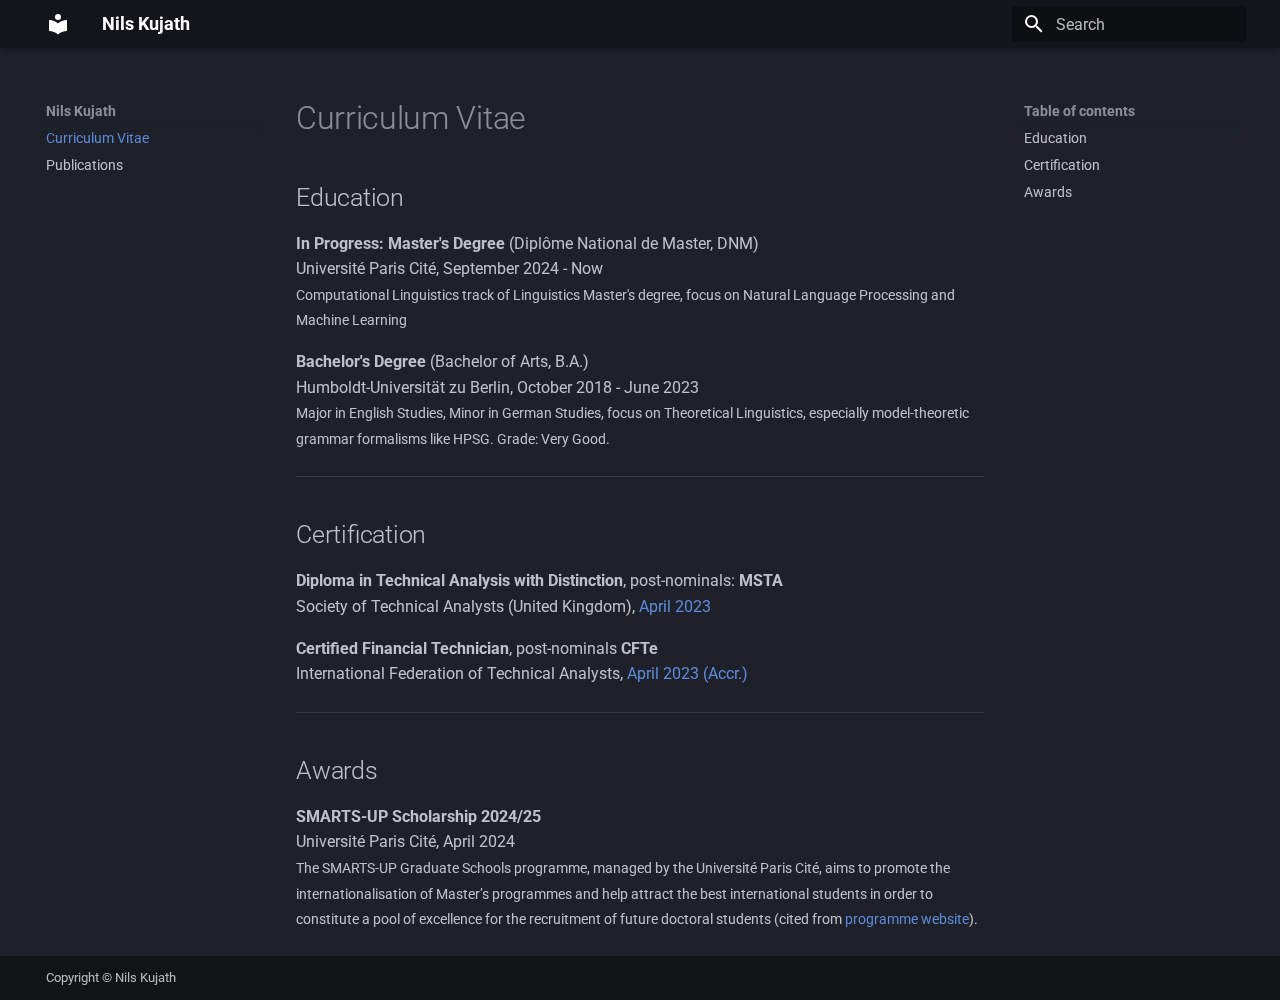
<file: index.html>
<!doctype html>
<html lang="en" class="no-js">
  <head>
    
      <meta charset="utf-8">
      <meta name="viewport" content="width=device-width,initial-scale=1">
      
      
      
        <link rel="canonical" href="https://nilskujath.github.io/personal-website/">
      
      
      
        <link rel="next" href="publications/">
      
      
      <link rel="icon" href="assets/images/favicon.png">
      <meta name="generator" content="mkdocs-1.6.1, mkdocs-material-9.5.30">
    
    
      
        <title>Nils Kujath</title>
      
    
    
      <link rel="stylesheet" href="assets/stylesheets/main.3cba04c6.min.css">
      
        
        <link rel="stylesheet" href="assets/stylesheets/palette.06af60db.min.css">
      
      


    
    
      
    
    
      
        
        
        <link rel="preconnect" href="https://fonts.gstatic.com" crossorigin>
        <link rel="stylesheet" href="https://fonts.googleapis.com/css?family=Roboto:300,300i,400,400i,700,700i%7CRoboto+Mono:400,400i,700,700i&display=fallback">
        <style>:root{--md-text-font:"Roboto";--md-code-font:"Roboto Mono"}</style>
      
    
    
      <link rel="stylesheet" href="stylesheets/extra.css">
    
    <script>__md_scope=new URL(".",location),__md_hash=e=>[...e].reduce((e,_)=>(e<<5)-e+_.charCodeAt(0),0),__md_get=(e,_=localStorage,t=__md_scope)=>JSON.parse(_.getItem(t.pathname+"."+e)),__md_set=(e,_,t=localStorage,a=__md_scope)=>{try{t.setItem(a.pathname+"."+e,JSON.stringify(_))}catch(e){}}</script>
    
      

    
    
    
  </head>
  
  
    
    
    
    
    
    <body dir="ltr" data-md-color-scheme="slate" data-md-color-primary="black" data-md-color-accent="indigo">
  
    
    <input class="md-toggle" data-md-toggle="drawer" type="checkbox" id="__drawer" autocomplete="off">
    <input class="md-toggle" data-md-toggle="search" type="checkbox" id="__search" autocomplete="off">
    <label class="md-overlay" for="__drawer"></label>
    <div data-md-component="skip">
      
        
        <a href="#curriculum-vitae" class="md-skip">
          Skip to content
        </a>
      
    </div>
    <div data-md-component="announce">
      
    </div>
    
    
      

  

<header class="md-header md-header--shadow" data-md-component="header">
  <nav class="md-header__inner md-grid" aria-label="Header">
    <a href="." title="Nils Kujath" class="md-header__button md-logo" aria-label="Nils Kujath" data-md-component="logo">
      
  
  <svg xmlns="http://www.w3.org/2000/svg" viewBox="0 0 24 24"><path d="M12 8a3 3 0 0 0 3-3 3 3 0 0 0-3-3 3 3 0 0 0-3 3 3 3 0 0 0 3 3m0 3.54C9.64 9.35 6.5 8 3 8v11c3.5 0 6.64 1.35 9 3.54 2.36-2.19 5.5-3.54 9-3.54V8c-3.5 0-6.64 1.35-9 3.54Z"/></svg>

    </a>
    <label class="md-header__button md-icon" for="__drawer">
      
      <svg xmlns="http://www.w3.org/2000/svg" viewBox="0 0 24 24"><path d="M3 6h18v2H3V6m0 5h18v2H3v-2m0 5h18v2H3v-2Z"/></svg>
    </label>
    <div class="md-header__title" data-md-component="header-title">
      <div class="md-header__ellipsis">
        <div class="md-header__topic">
          <span class="md-ellipsis">
            Nils Kujath
          </span>
        </div>
        <div class="md-header__topic" data-md-component="header-topic">
          <span class="md-ellipsis">
            
              Curriculum Vitae
            
          </span>
        </div>
      </div>
    </div>
    
      
    
    
    
    
      <label class="md-header__button md-icon" for="__search">
        
        <svg xmlns="http://www.w3.org/2000/svg" viewBox="0 0 24 24"><path d="M9.5 3A6.5 6.5 0 0 1 16 9.5c0 1.61-.59 3.09-1.56 4.23l.27.27h.79l5 5-1.5 1.5-5-5v-.79l-.27-.27A6.516 6.516 0 0 1 9.5 16 6.5 6.5 0 0 1 3 9.5 6.5 6.5 0 0 1 9.5 3m0 2C7 5 5 7 5 9.5S7 14 9.5 14 14 12 14 9.5 12 5 9.5 5Z"/></svg>
      </label>
      <div class="md-search" data-md-component="search" role="dialog">
  <label class="md-search__overlay" for="__search"></label>
  <div class="md-search__inner" role="search">
    <form class="md-search__form" name="search">
      <input type="text" class="md-search__input" name="query" aria-label="Search" placeholder="Search" autocapitalize="off" autocorrect="off" autocomplete="off" spellcheck="false" data-md-component="search-query" required>
      <label class="md-search__icon md-icon" for="__search">
        
        <svg xmlns="http://www.w3.org/2000/svg" viewBox="0 0 24 24"><path d="M9.5 3A6.5 6.5 0 0 1 16 9.5c0 1.61-.59 3.09-1.56 4.23l.27.27h.79l5 5-1.5 1.5-5-5v-.79l-.27-.27A6.516 6.516 0 0 1 9.5 16 6.5 6.5 0 0 1 3 9.5 6.5 6.5 0 0 1 9.5 3m0 2C7 5 5 7 5 9.5S7 14 9.5 14 14 12 14 9.5 12 5 9.5 5Z"/></svg>
        
        <svg xmlns="http://www.w3.org/2000/svg" viewBox="0 0 24 24"><path d="M20 11v2H8l5.5 5.5-1.42 1.42L4.16 12l7.92-7.92L13.5 5.5 8 11h12Z"/></svg>
      </label>
      <nav class="md-search__options" aria-label="Search">
        
        <button type="reset" class="md-search__icon md-icon" title="Clear" aria-label="Clear" tabindex="-1">
          
          <svg xmlns="http://www.w3.org/2000/svg" viewBox="0 0 24 24"><path d="M19 6.41 17.59 5 12 10.59 6.41 5 5 6.41 10.59 12 5 17.59 6.41 19 12 13.41 17.59 19 19 17.59 13.41 12 19 6.41Z"/></svg>
        </button>
      </nav>
      
    </form>
    <div class="md-search__output">
      <div class="md-search__scrollwrap" tabindex="0" data-md-scrollfix>
        <div class="md-search-result" data-md-component="search-result">
          <div class="md-search-result__meta">
            Initializing search
          </div>
          <ol class="md-search-result__list" role="presentation"></ol>
        </div>
      </div>
    </div>
  </div>
</div>
    
    
  </nav>
  
</header>
    
    <div class="md-container" data-md-component="container">
      
      
        
          
        
      
      <main class="md-main" data-md-component="main">
        <div class="md-main__inner md-grid">
          
            
              
              <div class="md-sidebar md-sidebar--primary" data-md-component="sidebar" data-md-type="navigation" >
                <div class="md-sidebar__scrollwrap">
                  <div class="md-sidebar__inner">
                    



<nav class="md-nav md-nav--primary" aria-label="Navigation" data-md-level="0">
  <label class="md-nav__title" for="__drawer">
    <a href="." title="Nils Kujath" class="md-nav__button md-logo" aria-label="Nils Kujath" data-md-component="logo">
      
  
  <svg xmlns="http://www.w3.org/2000/svg" viewBox="0 0 24 24"><path d="M12 8a3 3 0 0 0 3-3 3 3 0 0 0-3-3 3 3 0 0 0-3 3 3 3 0 0 0 3 3m0 3.54C9.64 9.35 6.5 8 3 8v11c3.5 0 6.64 1.35 9 3.54 2.36-2.19 5.5-3.54 9-3.54V8c-3.5 0-6.64 1.35-9 3.54Z"/></svg>

    </a>
    Nils Kujath
  </label>
  
  <ul class="md-nav__list" data-md-scrollfix>
    
      
      
  
  
    
  
  
  
    <li class="md-nav__item md-nav__item--active">
      
      <input class="md-nav__toggle md-toggle" type="checkbox" id="__toc">
      
      
        
      
      
        <label class="md-nav__link md-nav__link--active" for="__toc">
          
  
  <span class="md-ellipsis">
    Curriculum Vitae
  </span>
  

          <span class="md-nav__icon md-icon"></span>
        </label>
      
      <a href="." class="md-nav__link md-nav__link--active">
        
  
  <span class="md-ellipsis">
    Curriculum Vitae
  </span>
  

      </a>
      
        

<nav class="md-nav md-nav--secondary" aria-label="Table of contents">
  
  
  
    
  
  
    <label class="md-nav__title" for="__toc">
      <span class="md-nav__icon md-icon"></span>
      Table of contents
    </label>
    <ul class="md-nav__list" data-md-component="toc" data-md-scrollfix>
      
        <li class="md-nav__item">
  <a href="#education" class="md-nav__link">
    <span class="md-ellipsis">
      Education
    </span>
  </a>
  
</li>
      
        <li class="md-nav__item">
  <a href="#certification" class="md-nav__link">
    <span class="md-ellipsis">
      Certification
    </span>
  </a>
  
</li>
      
        <li class="md-nav__item">
  <a href="#awards" class="md-nav__link">
    <span class="md-ellipsis">
      Awards
    </span>
  </a>
  
</li>
      
    </ul>
  
</nav>
      
    </li>
  

    
      
      
  
  
  
  
    <li class="md-nav__item">
      <a href="publications/" class="md-nav__link">
        
  
  <span class="md-ellipsis">
    Publications
  </span>
  

      </a>
    </li>
  

    
  </ul>
</nav>
                  </div>
                </div>
              </div>
            
            
              
              <div class="md-sidebar md-sidebar--secondary" data-md-component="sidebar" data-md-type="toc" >
                <div class="md-sidebar__scrollwrap">
                  <div class="md-sidebar__inner">
                    

<nav class="md-nav md-nav--secondary" aria-label="Table of contents">
  
  
  
    
  
  
    <label class="md-nav__title" for="__toc">
      <span class="md-nav__icon md-icon"></span>
      Table of contents
    </label>
    <ul class="md-nav__list" data-md-component="toc" data-md-scrollfix>
      
        <li class="md-nav__item">
  <a href="#education" class="md-nav__link">
    <span class="md-ellipsis">
      Education
    </span>
  </a>
  
</li>
      
        <li class="md-nav__item">
  <a href="#certification" class="md-nav__link">
    <span class="md-ellipsis">
      Certification
    </span>
  </a>
  
</li>
      
        <li class="md-nav__item">
  <a href="#awards" class="md-nav__link">
    <span class="md-ellipsis">
      Awards
    </span>
  </a>
  
</li>
      
    </ul>
  
</nav>
                  </div>
                </div>
              </div>
            
          
          
            <div class="md-content" data-md-component="content">
              <article class="md-content__inner md-typeset">
                
                  


<h1 id="curriculum-vitae">Curriculum Vitae</h1>
<h2 id="education">Education</h2>
<p><strong>In Progress: Master's Degree</strong> (Diplôme National de Master, DNM)<br />
Université Paris Cité, September 2024 - Now<br/>
<span class="small-text">Computational Linguistics track of Linguistics Master's degree, focus on Natural Language Processing and Machine Learning</span>
<br/></p>
<p><strong>Bachelor's Degree</strong> (Bachelor of Arts, B.A.)<br />
Humboldt-Universität zu Berlin, October 2018 - June 2023<br/>
<span class="small-text">Major in English Studies, Minor in German Studies, focus on Theoretical Linguistics, especially model-theoretic grammar formalisms like HPSG. Grade: Very Good.</span></p>
<hr />
<h2 id="certification">Certification</h2>
<p><strong>Diploma in Technical Analysis with Distinction</strong>, post-nominals: <strong>MSTA</strong><br />
Society of Technical Analysts (United Kingdom), <a href="https://www.credly.com/badges/cf6eae94-4c48-4adf-a74a-de34a58a88a7">April 2023</a>
<br/></p>
<p><strong>Certified Financial Technician</strong>, post-nominals <strong>CFTe</strong><br />
International Federation of Technical Analysts, <a href="https://www.credly.com/badges/e5500c86-4e91-4f04-8371-b10098086acc/public_url">April 2023 (Accr.)</a></p>
<hr />
<h2 id="awards">Awards</h2>
<p><strong>SMARTS-UP Scholarship 2024/25</strong><br />
Université Paris Cité, April 2024<br/>
<span class="small-text">The SMARTS-UP Graduate Schools programme, managed by the Université Paris Cité, aims to promote the internationalisation of Master’s programmes and help attract the best international students in order to constitute a pool of excellence for the recruitment of future doctoral students (cited from <a href="https://mobility.smarts-up.fr/">programme website</a>).</span></p>












                
              </article>
            </div>
          
          
<script>var target=document.getElementById(location.hash.slice(1));target&&target.name&&(target.checked=target.name.startsWith("__tabbed_"))</script>
        </div>
        
      </main>
      
        <footer class="md-footer">
  
  <div class="md-footer-meta md-typeset">
    <div class="md-footer-meta__inner md-grid">
      <div class="md-copyright">
  
    <div class="md-copyright__highlight">
      Copyright &copy; Nils Kujath
    </div>
  
  
</div>
      
    </div>
  </div>
</footer>
      
    </div>
    <div class="md-dialog" data-md-component="dialog">
      <div class="md-dialog__inner md-typeset"></div>
    </div>
    
    
    <script id="__config" type="application/json">{"base": ".", "features": [], "search": "assets/javascripts/workers/search.b8dbb3d2.min.js", "translations": {"clipboard.copied": "Copied to clipboard", "clipboard.copy": "Copy to clipboard", "search.result.more.one": "1 more on this page", "search.result.more.other": "# more on this page", "search.result.none": "No matching documents", "search.result.one": "1 matching document", "search.result.other": "# matching documents", "search.result.placeholder": "Type to start searching", "search.result.term.missing": "Missing", "select.version": "Select version"}}</script>
    
    
      <script src="assets/javascripts/bundle.fe8b6f2b.min.js"></script>
      
    
  </body>
</html>
</file>
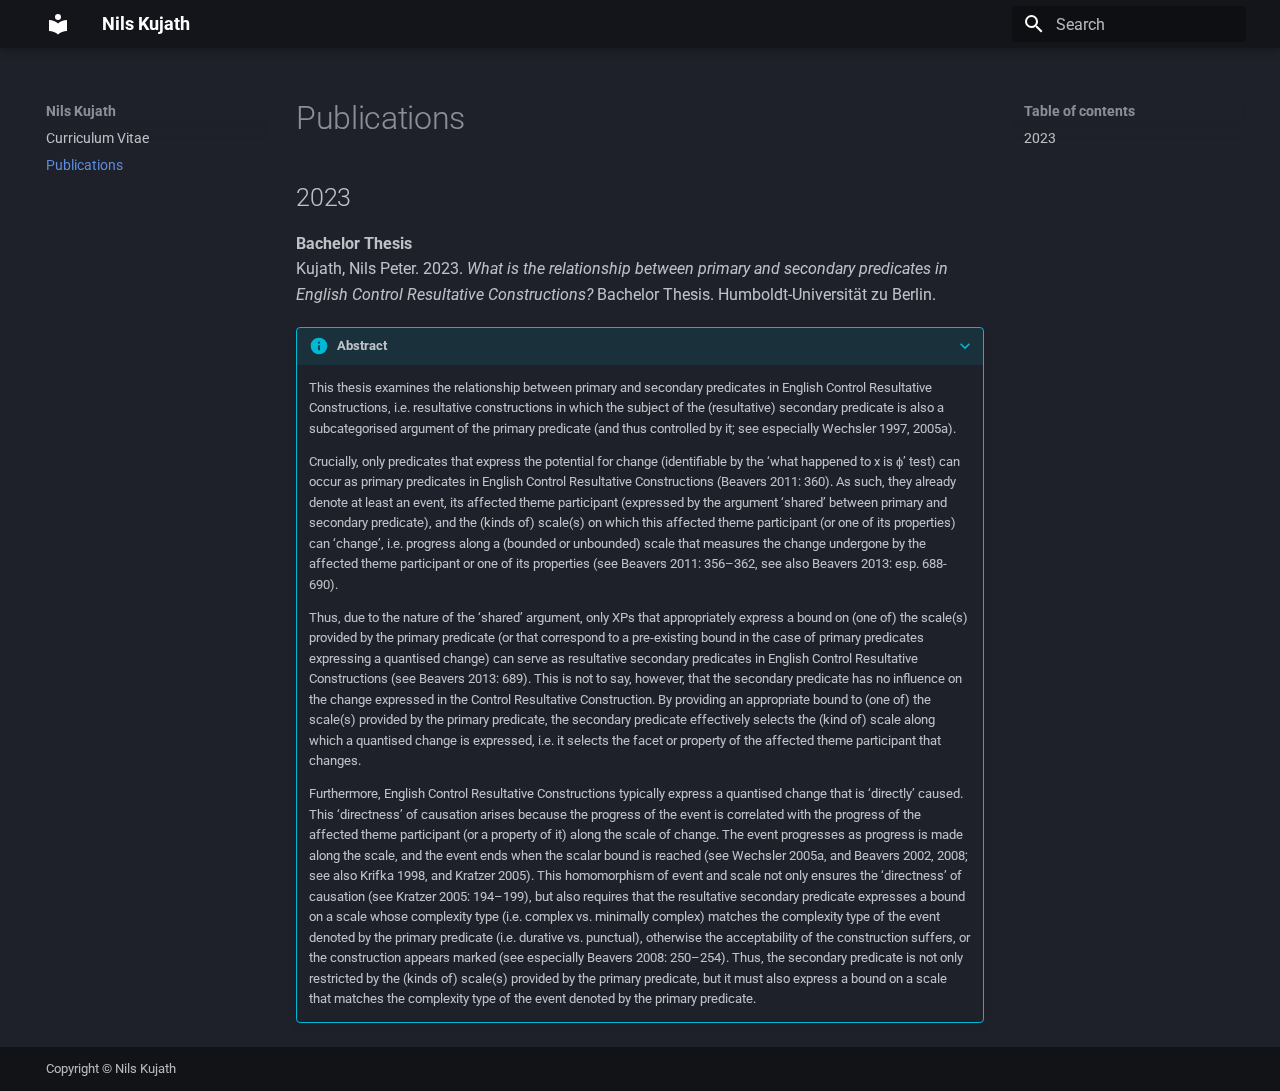
<file: publications/index.html>
<!doctype html>
<html lang="en" class="no-js">
  <head>
    
      <meta charset="utf-8">
      <meta name="viewport" content="width=device-width,initial-scale=1">
      
      
      
        <link rel="canonical" href="https://nilskujath.github.io/personal-website/publications/">
      
      
        <link rel="prev" href="..">
      
      
      
      <link rel="icon" href="../assets/images/favicon.png">
      <meta name="generator" content="mkdocs-1.6.1, mkdocs-material-9.5.30">
    
    
      
        <title>Publications - Nils Kujath</title>
      
    
    
      <link rel="stylesheet" href="../assets/stylesheets/main.3cba04c6.min.css">
      
        
        <link rel="stylesheet" href="../assets/stylesheets/palette.06af60db.min.css">
      
      


    
    
      
    
    
      
        
        
        <link rel="preconnect" href="https://fonts.gstatic.com" crossorigin>
        <link rel="stylesheet" href="https://fonts.googleapis.com/css?family=Roboto:300,300i,400,400i,700,700i%7CRoboto+Mono:400,400i,700,700i&display=fallback">
        <style>:root{--md-text-font:"Roboto";--md-code-font:"Roboto Mono"}</style>
      
    
    
      <link rel="stylesheet" href="../stylesheets/extra.css">
    
    <script>__md_scope=new URL("..",location),__md_hash=e=>[...e].reduce((e,_)=>(e<<5)-e+_.charCodeAt(0),0),__md_get=(e,_=localStorage,t=__md_scope)=>JSON.parse(_.getItem(t.pathname+"."+e)),__md_set=(e,_,t=localStorage,a=__md_scope)=>{try{t.setItem(a.pathname+"."+e,JSON.stringify(_))}catch(e){}}</script>
    
      

    
    
    
  </head>
  
  
    
    
    
    
    
    <body dir="ltr" data-md-color-scheme="slate" data-md-color-primary="black" data-md-color-accent="indigo">
  
    
    <input class="md-toggle" data-md-toggle="drawer" type="checkbox" id="__drawer" autocomplete="off">
    <input class="md-toggle" data-md-toggle="search" type="checkbox" id="__search" autocomplete="off">
    <label class="md-overlay" for="__drawer"></label>
    <div data-md-component="skip">
      
        
        <a href="#publications" class="md-skip">
          Skip to content
        </a>
      
    </div>
    <div data-md-component="announce">
      
    </div>
    
    
      

  

<header class="md-header md-header--shadow" data-md-component="header">
  <nav class="md-header__inner md-grid" aria-label="Header">
    <a href=".." title="Nils Kujath" class="md-header__button md-logo" aria-label="Nils Kujath" data-md-component="logo">
      
  
  <svg xmlns="http://www.w3.org/2000/svg" viewBox="0 0 24 24"><path d="M12 8a3 3 0 0 0 3-3 3 3 0 0 0-3-3 3 3 0 0 0-3 3 3 3 0 0 0 3 3m0 3.54C9.64 9.35 6.5 8 3 8v11c3.5 0 6.64 1.35 9 3.54 2.36-2.19 5.5-3.54 9-3.54V8c-3.5 0-6.64 1.35-9 3.54Z"/></svg>

    </a>
    <label class="md-header__button md-icon" for="__drawer">
      
      <svg xmlns="http://www.w3.org/2000/svg" viewBox="0 0 24 24"><path d="M3 6h18v2H3V6m0 5h18v2H3v-2m0 5h18v2H3v-2Z"/></svg>
    </label>
    <div class="md-header__title" data-md-component="header-title">
      <div class="md-header__ellipsis">
        <div class="md-header__topic">
          <span class="md-ellipsis">
            Nils Kujath
          </span>
        </div>
        <div class="md-header__topic" data-md-component="header-topic">
          <span class="md-ellipsis">
            
              Publications
            
          </span>
        </div>
      </div>
    </div>
    
      
    
    
    
    
      <label class="md-header__button md-icon" for="__search">
        
        <svg xmlns="http://www.w3.org/2000/svg" viewBox="0 0 24 24"><path d="M9.5 3A6.5 6.5 0 0 1 16 9.5c0 1.61-.59 3.09-1.56 4.23l.27.27h.79l5 5-1.5 1.5-5-5v-.79l-.27-.27A6.516 6.516 0 0 1 9.5 16 6.5 6.5 0 0 1 3 9.5 6.5 6.5 0 0 1 9.5 3m0 2C7 5 5 7 5 9.5S7 14 9.5 14 14 12 14 9.5 12 5 9.5 5Z"/></svg>
      </label>
      <div class="md-search" data-md-component="search" role="dialog">
  <label class="md-search__overlay" for="__search"></label>
  <div class="md-search__inner" role="search">
    <form class="md-search__form" name="search">
      <input type="text" class="md-search__input" name="query" aria-label="Search" placeholder="Search" autocapitalize="off" autocorrect="off" autocomplete="off" spellcheck="false" data-md-component="search-query" required>
      <label class="md-search__icon md-icon" for="__search">
        
        <svg xmlns="http://www.w3.org/2000/svg" viewBox="0 0 24 24"><path d="M9.5 3A6.5 6.5 0 0 1 16 9.5c0 1.61-.59 3.09-1.56 4.23l.27.27h.79l5 5-1.5 1.5-5-5v-.79l-.27-.27A6.516 6.516 0 0 1 9.5 16 6.5 6.5 0 0 1 3 9.5 6.5 6.5 0 0 1 9.5 3m0 2C7 5 5 7 5 9.5S7 14 9.5 14 14 12 14 9.5 12 5 9.5 5Z"/></svg>
        
        <svg xmlns="http://www.w3.org/2000/svg" viewBox="0 0 24 24"><path d="M20 11v2H8l5.5 5.5-1.42 1.42L4.16 12l7.92-7.92L13.5 5.5 8 11h12Z"/></svg>
      </label>
      <nav class="md-search__options" aria-label="Search">
        
        <button type="reset" class="md-search__icon md-icon" title="Clear" aria-label="Clear" tabindex="-1">
          
          <svg xmlns="http://www.w3.org/2000/svg" viewBox="0 0 24 24"><path d="M19 6.41 17.59 5 12 10.59 6.41 5 5 6.41 10.59 12 5 17.59 6.41 19 12 13.41 17.59 19 19 17.59 13.41 12 19 6.41Z"/></svg>
        </button>
      </nav>
      
    </form>
    <div class="md-search__output">
      <div class="md-search__scrollwrap" tabindex="0" data-md-scrollfix>
        <div class="md-search-result" data-md-component="search-result">
          <div class="md-search-result__meta">
            Initializing search
          </div>
          <ol class="md-search-result__list" role="presentation"></ol>
        </div>
      </div>
    </div>
  </div>
</div>
    
    
  </nav>
  
</header>
    
    <div class="md-container" data-md-component="container">
      
      
        
          
        
      
      <main class="md-main" data-md-component="main">
        <div class="md-main__inner md-grid">
          
            
              
              <div class="md-sidebar md-sidebar--primary" data-md-component="sidebar" data-md-type="navigation" >
                <div class="md-sidebar__scrollwrap">
                  <div class="md-sidebar__inner">
                    



<nav class="md-nav md-nav--primary" aria-label="Navigation" data-md-level="0">
  <label class="md-nav__title" for="__drawer">
    <a href=".." title="Nils Kujath" class="md-nav__button md-logo" aria-label="Nils Kujath" data-md-component="logo">
      
  
  <svg xmlns="http://www.w3.org/2000/svg" viewBox="0 0 24 24"><path d="M12 8a3 3 0 0 0 3-3 3 3 0 0 0-3-3 3 3 0 0 0-3 3 3 3 0 0 0 3 3m0 3.54C9.64 9.35 6.5 8 3 8v11c3.5 0 6.64 1.35 9 3.54 2.36-2.19 5.5-3.54 9-3.54V8c-3.5 0-6.64 1.35-9 3.54Z"/></svg>

    </a>
    Nils Kujath
  </label>
  
  <ul class="md-nav__list" data-md-scrollfix>
    
      
      
  
  
  
  
    <li class="md-nav__item">
      <a href=".." class="md-nav__link">
        
  
  <span class="md-ellipsis">
    Curriculum Vitae
  </span>
  

      </a>
    </li>
  

    
      
      
  
  
    
  
  
  
    <li class="md-nav__item md-nav__item--active">
      
      <input class="md-nav__toggle md-toggle" type="checkbox" id="__toc">
      
      
        
      
      
        <label class="md-nav__link md-nav__link--active" for="__toc">
          
  
  <span class="md-ellipsis">
    Publications
  </span>
  

          <span class="md-nav__icon md-icon"></span>
        </label>
      
      <a href="./" class="md-nav__link md-nav__link--active">
        
  
  <span class="md-ellipsis">
    Publications
  </span>
  

      </a>
      
        

<nav class="md-nav md-nav--secondary" aria-label="Table of contents">
  
  
  
    
  
  
    <label class="md-nav__title" for="__toc">
      <span class="md-nav__icon md-icon"></span>
      Table of contents
    </label>
    <ul class="md-nav__list" data-md-component="toc" data-md-scrollfix>
      
        <li class="md-nav__item">
  <a href="#2023" class="md-nav__link">
    <span class="md-ellipsis">
      2023
    </span>
  </a>
  
</li>
      
    </ul>
  
</nav>
      
    </li>
  

    
  </ul>
</nav>
                  </div>
                </div>
              </div>
            
            
              
              <div class="md-sidebar md-sidebar--secondary" data-md-component="sidebar" data-md-type="toc" >
                <div class="md-sidebar__scrollwrap">
                  <div class="md-sidebar__inner">
                    

<nav class="md-nav md-nav--secondary" aria-label="Table of contents">
  
  
  
    
  
  
    <label class="md-nav__title" for="__toc">
      <span class="md-nav__icon md-icon"></span>
      Table of contents
    </label>
    <ul class="md-nav__list" data-md-component="toc" data-md-scrollfix>
      
        <li class="md-nav__item">
  <a href="#2023" class="md-nav__link">
    <span class="md-ellipsis">
      2023
    </span>
  </a>
  
</li>
      
    </ul>
  
</nav>
                  </div>
                </div>
              </div>
            
          
          
            <div class="md-content" data-md-component="content">
              <article class="md-content__inner md-typeset">
                
                  


<h1 id="publications">Publications</h1>
<h2 id="2023">2023</h2>
<p><strong>Bachelor Thesis</strong><br />
Kujath, Nils Peter. 2023. <em>What is the relationship between primary and secondary predicates in English Control Resultative Constructions?</em> Bachelor Thesis. Humboldt-Universität zu Berlin.</p>
<details class="info" open="open">
<summary>Abstract</summary>
<p>This thesis examines the relationship between primary and secondary predicates in English Control Resultative Constructions, i.e. resultative constructions in which the subject of the (resultative) secondary predicate is also a subcategorised argument of the primary predicate (and thus controlled by it; see especially Wechsler 1997, 2005a).</p>
<p>Crucially, only predicates that express the potential for change (identifiable by the ‘what happened to x is ϕ’ test) can occur as primary predicates in English Control Resultative Constructions (Beavers 2011: 360). 
As such, they already denote at least an event, its affected theme participant (expressed by the argument ‘shared’ between primary and secondary predicate), and the (kinds of) scale(s) on which this affected theme participant (or one of its properties) can ‘change’, i.e. progress along a (bounded or unbounded) scale that measures the change undergone by the affected theme participant or one of its properties (see Beavers 2011: 356–362, see also Beavers 2013: esp. 688-690).</p>
<p>Thus, due to the nature of the ‘shared’ argument, only XPs that appropriately express a bound on (one of) the scale(s) provided by the primary predicate (or that correspond to a pre-existing bound in the case of primary predicates expressing a quantised change) can serve as resultative secondary predicates in English Control Resultative Constructions (see Beavers 2013: 689).
This is not to say, however, that the secondary predicate has no influence on the change expressed in the Control Resultative Construction.
By providing an appropriate bound to (one of) the scale(s) provided by the primary predicate, the secondary predicate effectively selects the (kind of) scale along which a quantised change is expressed, i.e. it selects the facet or property of the affected theme participant that changes.</p>
<p>Furthermore, English Control Resultative Constructions typically express a quantised change that is ‘directly’ caused.
This ‘directness’ of causation arises because the progress of the event is correlated with the progress of the affected theme participant (or a property of it) along the scale of change.
The event progresses as progress is made along the scale, and the event ends when the scalar bound is reached (see Wechsler 2005a, and Beavers 2002, 2008; see also Krifka 1998, and Kratzer 2005).
This homomorphism of event and scale not only ensures the ‘directness’ of causation (see Kratzer 2005: 194–199), but also requires that the resultative secondary predicate expresses a bound on a scale whose complexity type (i.e. complex vs. minimally complex) matches the complexity type of the event denoted by the primary predicate (i.e. durative vs. punctual), otherwise the acceptability of the construction suffers, or the construction appears marked (see especially Beavers 2008: 250–254).
Thus, the secondary predicate is not only restricted by the (kinds of) scale(s) provided by the primary predicate, but it must also express a bound on a scale that matches the complexity type of the event denoted by the primary predicate.</p>
</details>












                
              </article>
            </div>
          
          
<script>var target=document.getElementById(location.hash.slice(1));target&&target.name&&(target.checked=target.name.startsWith("__tabbed_"))</script>
        </div>
        
      </main>
      
        <footer class="md-footer">
  
  <div class="md-footer-meta md-typeset">
    <div class="md-footer-meta__inner md-grid">
      <div class="md-copyright">
  
    <div class="md-copyright__highlight">
      Copyright &copy; Nils Kujath
    </div>
  
  
</div>
      
    </div>
  </div>
</footer>
      
    </div>
    <div class="md-dialog" data-md-component="dialog">
      <div class="md-dialog__inner md-typeset"></div>
    </div>
    
    
    <script id="__config" type="application/json">{"base": "..", "features": [], "search": "../assets/javascripts/workers/search.b8dbb3d2.min.js", "translations": {"clipboard.copied": "Copied to clipboard", "clipboard.copy": "Copy to clipboard", "search.result.more.one": "1 more on this page", "search.result.more.other": "# more on this page", "search.result.none": "No matching documents", "search.result.one": "1 matching document", "search.result.other": "# matching documents", "search.result.placeholder": "Type to start searching", "search.result.term.missing": "Missing", "select.version": "Select version"}}</script>
    
    
      <script src="../assets/javascripts/bundle.fe8b6f2b.min.js"></script>
      
    
  </body>
</html>
</file>
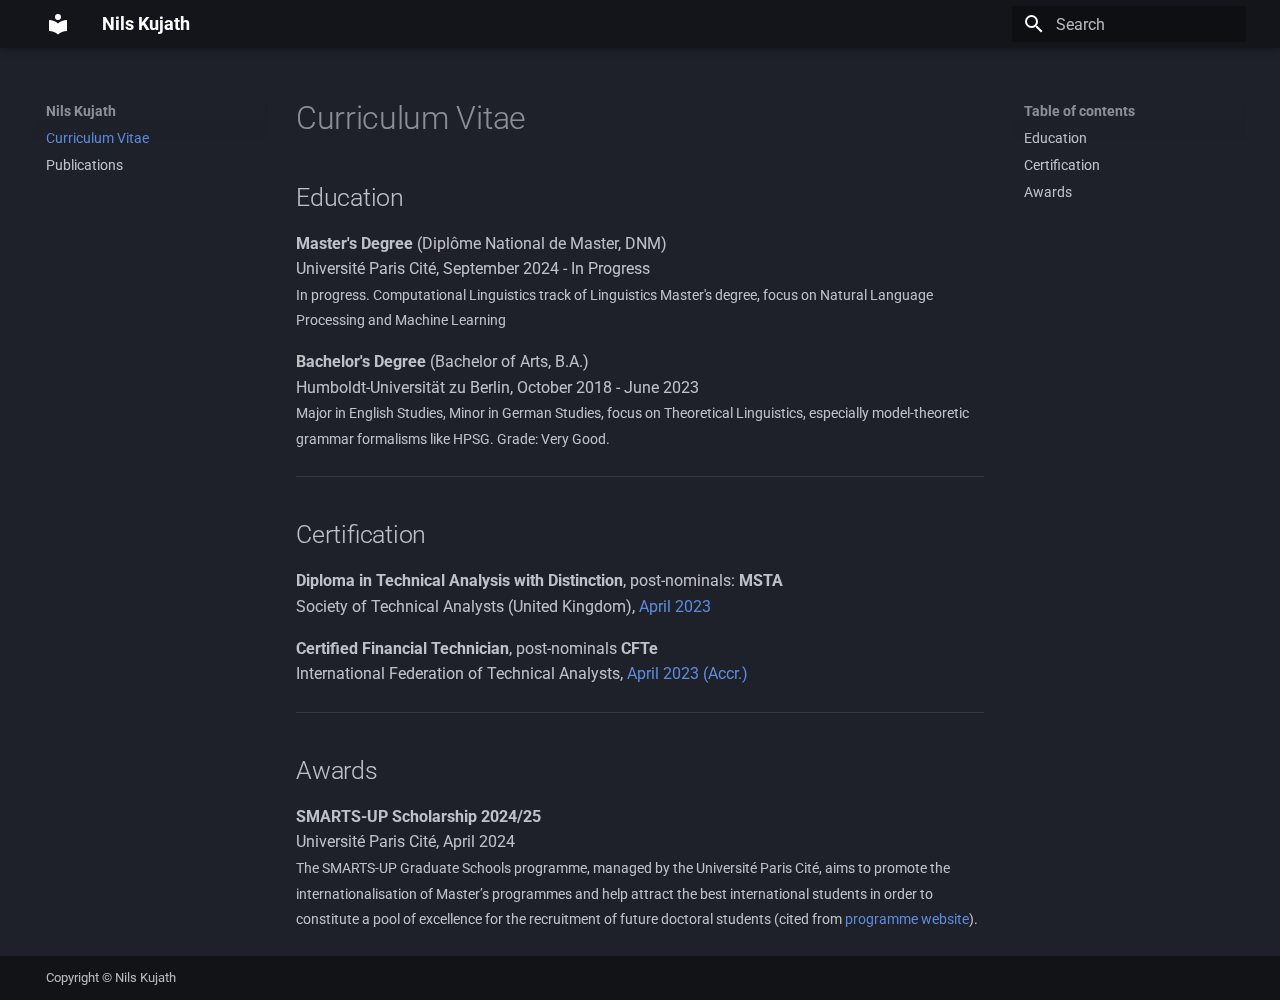
<file: website/site/index.html>
<!doctype html>
<html lang="en" class="no-js">
  <head>
    
      <meta charset="utf-8">
      <meta name="viewport" content="width=device-width,initial-scale=1">
      
      
      
        <link rel="canonical" href="https://nilskujath.github.io/personal-website/">
      
      
      
        <link rel="next" href="publications/">
      
      
      <link rel="icon" href="assets/images/favicon.png">
      <meta name="generator" content="mkdocs-1.6.0, mkdocs-material-9.5.30">
    
    
      
        <title>Nils Kujath</title>
      
    
    
      <link rel="stylesheet" href="assets/stylesheets/main.3cba04c6.min.css">
      
        
        <link rel="stylesheet" href="assets/stylesheets/palette.06af60db.min.css">
      
      


    
    
      
    
    
      
        
        
        <link rel="preconnect" href="https://fonts.gstatic.com" crossorigin>
        <link rel="stylesheet" href="https://fonts.googleapis.com/css?family=Roboto:300,300i,400,400i,700,700i%7CRoboto+Mono:400,400i,700,700i&display=fallback">
        <style>:root{--md-text-font:"Roboto";--md-code-font:"Roboto Mono"}</style>
      
    
    
      <link rel="stylesheet" href="stylesheets/extra.css">
    
    <script>__md_scope=new URL(".",location),__md_hash=e=>[...e].reduce((e,_)=>(e<<5)-e+_.charCodeAt(0),0),__md_get=(e,_=localStorage,t=__md_scope)=>JSON.parse(_.getItem(t.pathname+"."+e)),__md_set=(e,_,t=localStorage,a=__md_scope)=>{try{t.setItem(a.pathname+"."+e,JSON.stringify(_))}catch(e){}}</script>
    
      

    
    
    
  </head>
  
  
    
    
    
    
    
    <body dir="ltr" data-md-color-scheme="slate" data-md-color-primary="black" data-md-color-accent="indigo">
  
    
    <input class="md-toggle" data-md-toggle="drawer" type="checkbox" id="__drawer" autocomplete="off">
    <input class="md-toggle" data-md-toggle="search" type="checkbox" id="__search" autocomplete="off">
    <label class="md-overlay" for="__drawer"></label>
    <div data-md-component="skip">
      
        
        <a href="#curriculum-vitae" class="md-skip">
          Skip to content
        </a>
      
    </div>
    <div data-md-component="announce">
      
    </div>
    
    
      

  

<header class="md-header md-header--shadow" data-md-component="header">
  <nav class="md-header__inner md-grid" aria-label="Header">
    <a href="." title="Nils Kujath" class="md-header__button md-logo" aria-label="Nils Kujath" data-md-component="logo">
      
  
  <svg xmlns="http://www.w3.org/2000/svg" viewBox="0 0 24 24"><path d="M12 8a3 3 0 0 0 3-3 3 3 0 0 0-3-3 3 3 0 0 0-3 3 3 3 0 0 0 3 3m0 3.54C9.64 9.35 6.5 8 3 8v11c3.5 0 6.64 1.35 9 3.54 2.36-2.19 5.5-3.54 9-3.54V8c-3.5 0-6.64 1.35-9 3.54Z"/></svg>

    </a>
    <label class="md-header__button md-icon" for="__drawer">
      
      <svg xmlns="http://www.w3.org/2000/svg" viewBox="0 0 24 24"><path d="M3 6h18v2H3V6m0 5h18v2H3v-2m0 5h18v2H3v-2Z"/></svg>
    </label>
    <div class="md-header__title" data-md-component="header-title">
      <div class="md-header__ellipsis">
        <div class="md-header__topic">
          <span class="md-ellipsis">
            Nils Kujath
          </span>
        </div>
        <div class="md-header__topic" data-md-component="header-topic">
          <span class="md-ellipsis">
            
              Curriculum Vitae
            
          </span>
        </div>
      </div>
    </div>
    
      
    
    
    
    
      <label class="md-header__button md-icon" for="__search">
        
        <svg xmlns="http://www.w3.org/2000/svg" viewBox="0 0 24 24"><path d="M9.5 3A6.5 6.5 0 0 1 16 9.5c0 1.61-.59 3.09-1.56 4.23l.27.27h.79l5 5-1.5 1.5-5-5v-.79l-.27-.27A6.516 6.516 0 0 1 9.5 16 6.5 6.5 0 0 1 3 9.5 6.5 6.5 0 0 1 9.5 3m0 2C7 5 5 7 5 9.5S7 14 9.5 14 14 12 14 9.5 12 5 9.5 5Z"/></svg>
      </label>
      <div class="md-search" data-md-component="search" role="dialog">
  <label class="md-search__overlay" for="__search"></label>
  <div class="md-search__inner" role="search">
    <form class="md-search__form" name="search">
      <input type="text" class="md-search__input" name="query" aria-label="Search" placeholder="Search" autocapitalize="off" autocorrect="off" autocomplete="off" spellcheck="false" data-md-component="search-query" required>
      <label class="md-search__icon md-icon" for="__search">
        
        <svg xmlns="http://www.w3.org/2000/svg" viewBox="0 0 24 24"><path d="M9.5 3A6.5 6.5 0 0 1 16 9.5c0 1.61-.59 3.09-1.56 4.23l.27.27h.79l5 5-1.5 1.5-5-5v-.79l-.27-.27A6.516 6.516 0 0 1 9.5 16 6.5 6.5 0 0 1 3 9.5 6.5 6.5 0 0 1 9.5 3m0 2C7 5 5 7 5 9.5S7 14 9.5 14 14 12 14 9.5 12 5 9.5 5Z"/></svg>
        
        <svg xmlns="http://www.w3.org/2000/svg" viewBox="0 0 24 24"><path d="M20 11v2H8l5.5 5.5-1.42 1.42L4.16 12l7.92-7.92L13.5 5.5 8 11h12Z"/></svg>
      </label>
      <nav class="md-search__options" aria-label="Search">
        
        <button type="reset" class="md-search__icon md-icon" title="Clear" aria-label="Clear" tabindex="-1">
          
          <svg xmlns="http://www.w3.org/2000/svg" viewBox="0 0 24 24"><path d="M19 6.41 17.59 5 12 10.59 6.41 5 5 6.41 10.59 12 5 17.59 6.41 19 12 13.41 17.59 19 19 17.59 13.41 12 19 6.41Z"/></svg>
        </button>
      </nav>
      
    </form>
    <div class="md-search__output">
      <div class="md-search__scrollwrap" tabindex="0" data-md-scrollfix>
        <div class="md-search-result" data-md-component="search-result">
          <div class="md-search-result__meta">
            Initializing search
          </div>
          <ol class="md-search-result__list" role="presentation"></ol>
        </div>
      </div>
    </div>
  </div>
</div>
    
    
  </nav>
  
</header>
    
    <div class="md-container" data-md-component="container">
      
      
        
          
        
      
      <main class="md-main" data-md-component="main">
        <div class="md-main__inner md-grid">
          
            
              
              <div class="md-sidebar md-sidebar--primary" data-md-component="sidebar" data-md-type="navigation" >
                <div class="md-sidebar__scrollwrap">
                  <div class="md-sidebar__inner">
                    



<nav class="md-nav md-nav--primary" aria-label="Navigation" data-md-level="0">
  <label class="md-nav__title" for="__drawer">
    <a href="." title="Nils Kujath" class="md-nav__button md-logo" aria-label="Nils Kujath" data-md-component="logo">
      
  
  <svg xmlns="http://www.w3.org/2000/svg" viewBox="0 0 24 24"><path d="M12 8a3 3 0 0 0 3-3 3 3 0 0 0-3-3 3 3 0 0 0-3 3 3 3 0 0 0 3 3m0 3.54C9.64 9.35 6.5 8 3 8v11c3.5 0 6.64 1.35 9 3.54 2.36-2.19 5.5-3.54 9-3.54V8c-3.5 0-6.64 1.35-9 3.54Z"/></svg>

    </a>
    Nils Kujath
  </label>
  
  <ul class="md-nav__list" data-md-scrollfix>
    
      
      
  
  
    
  
  
  
    <li class="md-nav__item md-nav__item--active">
      
      <input class="md-nav__toggle md-toggle" type="checkbox" id="__toc">
      
      
        
      
      
        <label class="md-nav__link md-nav__link--active" for="__toc">
          
  
  <span class="md-ellipsis">
    Curriculum Vitae
  </span>
  

          <span class="md-nav__icon md-icon"></span>
        </label>
      
      <a href="." class="md-nav__link md-nav__link--active">
        
  
  <span class="md-ellipsis">
    Curriculum Vitae
  </span>
  

      </a>
      
        

<nav class="md-nav md-nav--secondary" aria-label="Table of contents">
  
  
  
    
  
  
    <label class="md-nav__title" for="__toc">
      <span class="md-nav__icon md-icon"></span>
      Table of contents
    </label>
    <ul class="md-nav__list" data-md-component="toc" data-md-scrollfix>
      
        <li class="md-nav__item">
  <a href="#education" class="md-nav__link">
    <span class="md-ellipsis">
      Education
    </span>
  </a>
  
</li>
      
        <li class="md-nav__item">
  <a href="#certification" class="md-nav__link">
    <span class="md-ellipsis">
      Certification
    </span>
  </a>
  
</li>
      
        <li class="md-nav__item">
  <a href="#awards" class="md-nav__link">
    <span class="md-ellipsis">
      Awards
    </span>
  </a>
  
</li>
      
    </ul>
  
</nav>
      
    </li>
  

    
      
      
  
  
  
  
    <li class="md-nav__item">
      <a href="publications/" class="md-nav__link">
        
  
  <span class="md-ellipsis">
    Publications
  </span>
  

      </a>
    </li>
  

    
  </ul>
</nav>
                  </div>
                </div>
              </div>
            
            
              
              <div class="md-sidebar md-sidebar--secondary" data-md-component="sidebar" data-md-type="toc" >
                <div class="md-sidebar__scrollwrap">
                  <div class="md-sidebar__inner">
                    

<nav class="md-nav md-nav--secondary" aria-label="Table of contents">
  
  
  
    
  
  
    <label class="md-nav__title" for="__toc">
      <span class="md-nav__icon md-icon"></span>
      Table of contents
    </label>
    <ul class="md-nav__list" data-md-component="toc" data-md-scrollfix>
      
        <li class="md-nav__item">
  <a href="#education" class="md-nav__link">
    <span class="md-ellipsis">
      Education
    </span>
  </a>
  
</li>
      
        <li class="md-nav__item">
  <a href="#certification" class="md-nav__link">
    <span class="md-ellipsis">
      Certification
    </span>
  </a>
  
</li>
      
        <li class="md-nav__item">
  <a href="#awards" class="md-nav__link">
    <span class="md-ellipsis">
      Awards
    </span>
  </a>
  
</li>
      
    </ul>
  
</nav>
                  </div>
                </div>
              </div>
            
          
          
            <div class="md-content" data-md-component="content">
              <article class="md-content__inner md-typeset">
                
                  


<h1 id="curriculum-vitae">Curriculum Vitae</h1>
<h2 id="education">Education</h2>
<p><strong>Master's Degree</strong> (Diplôme National de Master, DNM)<br />
Université Paris Cité, September 2024 - In Progress<br/>
<span class="small-text">In progress. Computational Linguistics track of Linguistics Master's degree, focus on Natural Language Processing and Machine Learning</span>
<br/></p>
<p><strong>Bachelor's Degree</strong> (Bachelor of Arts, B.A.)<br />
Humboldt-Universität zu Berlin, October 2018 - June 2023<br/>
<span class="small-text">Major in English Studies, Minor in German Studies, focus on Theoretical Linguistics, especially model-theoretic grammar formalisms like HPSG. Grade: Very Good.</span></p>
<hr />
<h2 id="certification">Certification</h2>
<p><strong>Diploma in Technical Analysis with Distinction</strong>, post-nominals: <strong>MSTA</strong><br />
Society of Technical Analysts (United Kingdom), <a href="https://www.credly.com/badges/cf6eae94-4c48-4adf-a74a-de34a58a88a7">April 2023</a>
<br/></p>
<p><strong>Certified Financial Technician</strong>, post-nominals <strong>CFTe</strong><br />
International Federation of Technical Analysts, <a href="https://www.credly.com/badges/e5500c86-4e91-4f04-8371-b10098086acc/public_url">April 2023 (Accr.)</a></p>
<hr />
<h2 id="awards">Awards</h2>
<p><strong>SMARTS-UP Scholarship 2024/25</strong><br />
Université Paris Cité, April 2024<br/>
<span class="small-text">The SMARTS-UP Graduate Schools programme, managed by the Université Paris Cité, aims to promote the internationalisation of Master’s programmes and help attract the best international students in order to constitute a pool of excellence for the recruitment of future doctoral students (cited from <a href="https://mobility.smarts-up.fr/">programme website</a>).</span></p>












                
              </article>
            </div>
          
          
<script>var target=document.getElementById(location.hash.slice(1));target&&target.name&&(target.checked=target.name.startsWith("__tabbed_"))</script>
        </div>
        
      </main>
      
        <footer class="md-footer">
  
  <div class="md-footer-meta md-typeset">
    <div class="md-footer-meta__inner md-grid">
      <div class="md-copyright">
  
    <div class="md-copyright__highlight">
      Copyright &copy; Nils Kujath
    </div>
  
  
</div>
      
    </div>
  </div>
</footer>
      
    </div>
    <div class="md-dialog" data-md-component="dialog">
      <div class="md-dialog__inner md-typeset"></div>
    </div>
    
    
    <script id="__config" type="application/json">{"base": ".", "features": [], "search": "assets/javascripts/workers/search.b8dbb3d2.min.js", "translations": {"clipboard.copied": "Copied to clipboard", "clipboard.copy": "Copy to clipboard", "search.result.more.one": "1 more on this page", "search.result.more.other": "# more on this page", "search.result.none": "No matching documents", "search.result.one": "1 matching document", "search.result.other": "# matching documents", "search.result.placeholder": "Type to start searching", "search.result.term.missing": "Missing", "select.version": "Select version"}}</script>
    
    
      <script src="assets/javascripts/bundle.fe8b6f2b.min.js"></script>
      
    
  </body>
</html>
</file>
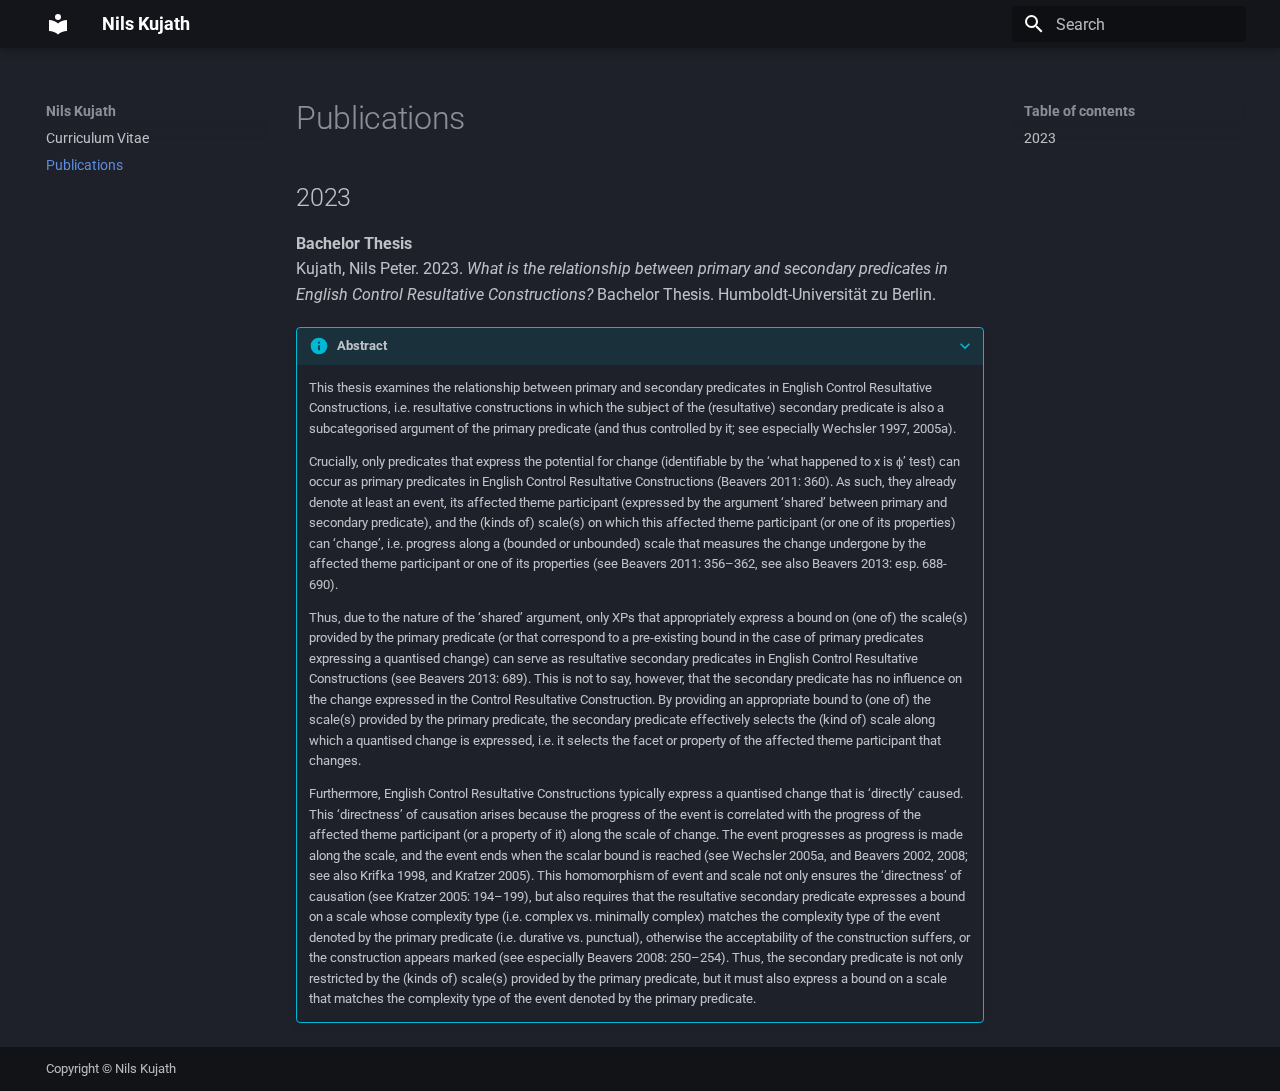
<file: website/site/publications/index.html>
<!doctype html>
<html lang="en" class="no-js">
  <head>
    
      <meta charset="utf-8">
      <meta name="viewport" content="width=device-width,initial-scale=1">
      
      
      
        <link rel="canonical" href="https://nilskujath.github.io/personal-website/publications/">
      
      
        <link rel="prev" href="..">
      
      
      
      <link rel="icon" href="../assets/images/favicon.png">
      <meta name="generator" content="mkdocs-1.6.0, mkdocs-material-9.5.30">
    
    
      
        <title>Publications - Nils Kujath</title>
      
    
    
      <link rel="stylesheet" href="../assets/stylesheets/main.3cba04c6.min.css">
      
        
        <link rel="stylesheet" href="../assets/stylesheets/palette.06af60db.min.css">
      
      


    
    
      
    
    
      
        
        
        <link rel="preconnect" href="https://fonts.gstatic.com" crossorigin>
        <link rel="stylesheet" href="https://fonts.googleapis.com/css?family=Roboto:300,300i,400,400i,700,700i%7CRoboto+Mono:400,400i,700,700i&display=fallback">
        <style>:root{--md-text-font:"Roboto";--md-code-font:"Roboto Mono"}</style>
      
    
    
      <link rel="stylesheet" href="../stylesheets/extra.css">
    
    <script>__md_scope=new URL("..",location),__md_hash=e=>[...e].reduce((e,_)=>(e<<5)-e+_.charCodeAt(0),0),__md_get=(e,_=localStorage,t=__md_scope)=>JSON.parse(_.getItem(t.pathname+"."+e)),__md_set=(e,_,t=localStorage,a=__md_scope)=>{try{t.setItem(a.pathname+"."+e,JSON.stringify(_))}catch(e){}}</script>
    
      

    
    
    
  </head>
  
  
    
    
    
    
    
    <body dir="ltr" data-md-color-scheme="slate" data-md-color-primary="black" data-md-color-accent="indigo">
  
    
    <input class="md-toggle" data-md-toggle="drawer" type="checkbox" id="__drawer" autocomplete="off">
    <input class="md-toggle" data-md-toggle="search" type="checkbox" id="__search" autocomplete="off">
    <label class="md-overlay" for="__drawer"></label>
    <div data-md-component="skip">
      
        
        <a href="#publications" class="md-skip">
          Skip to content
        </a>
      
    </div>
    <div data-md-component="announce">
      
    </div>
    
    
      

  

<header class="md-header md-header--shadow" data-md-component="header">
  <nav class="md-header__inner md-grid" aria-label="Header">
    <a href=".." title="Nils Kujath" class="md-header__button md-logo" aria-label="Nils Kujath" data-md-component="logo">
      
  
  <svg xmlns="http://www.w3.org/2000/svg" viewBox="0 0 24 24"><path d="M12 8a3 3 0 0 0 3-3 3 3 0 0 0-3-3 3 3 0 0 0-3 3 3 3 0 0 0 3 3m0 3.54C9.64 9.35 6.5 8 3 8v11c3.5 0 6.64 1.35 9 3.54 2.36-2.19 5.5-3.54 9-3.54V8c-3.5 0-6.64 1.35-9 3.54Z"/></svg>

    </a>
    <label class="md-header__button md-icon" for="__drawer">
      
      <svg xmlns="http://www.w3.org/2000/svg" viewBox="0 0 24 24"><path d="M3 6h18v2H3V6m0 5h18v2H3v-2m0 5h18v2H3v-2Z"/></svg>
    </label>
    <div class="md-header__title" data-md-component="header-title">
      <div class="md-header__ellipsis">
        <div class="md-header__topic">
          <span class="md-ellipsis">
            Nils Kujath
          </span>
        </div>
        <div class="md-header__topic" data-md-component="header-topic">
          <span class="md-ellipsis">
            
              Publications
            
          </span>
        </div>
      </div>
    </div>
    
      
    
    
    
    
      <label class="md-header__button md-icon" for="__search">
        
        <svg xmlns="http://www.w3.org/2000/svg" viewBox="0 0 24 24"><path d="M9.5 3A6.5 6.5 0 0 1 16 9.5c0 1.61-.59 3.09-1.56 4.23l.27.27h.79l5 5-1.5 1.5-5-5v-.79l-.27-.27A6.516 6.516 0 0 1 9.5 16 6.5 6.5 0 0 1 3 9.5 6.5 6.5 0 0 1 9.5 3m0 2C7 5 5 7 5 9.5S7 14 9.5 14 14 12 14 9.5 12 5 9.5 5Z"/></svg>
      </label>
      <div class="md-search" data-md-component="search" role="dialog">
  <label class="md-search__overlay" for="__search"></label>
  <div class="md-search__inner" role="search">
    <form class="md-search__form" name="search">
      <input type="text" class="md-search__input" name="query" aria-label="Search" placeholder="Search" autocapitalize="off" autocorrect="off" autocomplete="off" spellcheck="false" data-md-component="search-query" required>
      <label class="md-search__icon md-icon" for="__search">
        
        <svg xmlns="http://www.w3.org/2000/svg" viewBox="0 0 24 24"><path d="M9.5 3A6.5 6.5 0 0 1 16 9.5c0 1.61-.59 3.09-1.56 4.23l.27.27h.79l5 5-1.5 1.5-5-5v-.79l-.27-.27A6.516 6.516 0 0 1 9.5 16 6.5 6.5 0 0 1 3 9.5 6.5 6.5 0 0 1 9.5 3m0 2C7 5 5 7 5 9.5S7 14 9.5 14 14 12 14 9.5 12 5 9.5 5Z"/></svg>
        
        <svg xmlns="http://www.w3.org/2000/svg" viewBox="0 0 24 24"><path d="M20 11v2H8l5.5 5.5-1.42 1.42L4.16 12l7.92-7.92L13.5 5.5 8 11h12Z"/></svg>
      </label>
      <nav class="md-search__options" aria-label="Search">
        
        <button type="reset" class="md-search__icon md-icon" title="Clear" aria-label="Clear" tabindex="-1">
          
          <svg xmlns="http://www.w3.org/2000/svg" viewBox="0 0 24 24"><path d="M19 6.41 17.59 5 12 10.59 6.41 5 5 6.41 10.59 12 5 17.59 6.41 19 12 13.41 17.59 19 19 17.59 13.41 12 19 6.41Z"/></svg>
        </button>
      </nav>
      
    </form>
    <div class="md-search__output">
      <div class="md-search__scrollwrap" tabindex="0" data-md-scrollfix>
        <div class="md-search-result" data-md-component="search-result">
          <div class="md-search-result__meta">
            Initializing search
          </div>
          <ol class="md-search-result__list" role="presentation"></ol>
        </div>
      </div>
    </div>
  </div>
</div>
    
    
  </nav>
  
</header>
    
    <div class="md-container" data-md-component="container">
      
      
        
          
        
      
      <main class="md-main" data-md-component="main">
        <div class="md-main__inner md-grid">
          
            
              
              <div class="md-sidebar md-sidebar--primary" data-md-component="sidebar" data-md-type="navigation" >
                <div class="md-sidebar__scrollwrap">
                  <div class="md-sidebar__inner">
                    



<nav class="md-nav md-nav--primary" aria-label="Navigation" data-md-level="0">
  <label class="md-nav__title" for="__drawer">
    <a href=".." title="Nils Kujath" class="md-nav__button md-logo" aria-label="Nils Kujath" data-md-component="logo">
      
  
  <svg xmlns="http://www.w3.org/2000/svg" viewBox="0 0 24 24"><path d="M12 8a3 3 0 0 0 3-3 3 3 0 0 0-3-3 3 3 0 0 0-3 3 3 3 0 0 0 3 3m0 3.54C9.64 9.35 6.5 8 3 8v11c3.5 0 6.64 1.35 9 3.54 2.36-2.19 5.5-3.54 9-3.54V8c-3.5 0-6.64 1.35-9 3.54Z"/></svg>

    </a>
    Nils Kujath
  </label>
  
  <ul class="md-nav__list" data-md-scrollfix>
    
      
      
  
  
  
  
    <li class="md-nav__item">
      <a href=".." class="md-nav__link">
        
  
  <span class="md-ellipsis">
    Curriculum Vitae
  </span>
  

      </a>
    </li>
  

    
      
      
  
  
    
  
  
  
    <li class="md-nav__item md-nav__item--active">
      
      <input class="md-nav__toggle md-toggle" type="checkbox" id="__toc">
      
      
        
      
      
        <label class="md-nav__link md-nav__link--active" for="__toc">
          
  
  <span class="md-ellipsis">
    Publications
  </span>
  

          <span class="md-nav__icon md-icon"></span>
        </label>
      
      <a href="./" class="md-nav__link md-nav__link--active">
        
  
  <span class="md-ellipsis">
    Publications
  </span>
  

      </a>
      
        

<nav class="md-nav md-nav--secondary" aria-label="Table of contents">
  
  
  
    
  
  
    <label class="md-nav__title" for="__toc">
      <span class="md-nav__icon md-icon"></span>
      Table of contents
    </label>
    <ul class="md-nav__list" data-md-component="toc" data-md-scrollfix>
      
        <li class="md-nav__item">
  <a href="#2023" class="md-nav__link">
    <span class="md-ellipsis">
      2023
    </span>
  </a>
  
</li>
      
    </ul>
  
</nav>
      
    </li>
  

    
  </ul>
</nav>
                  </div>
                </div>
              </div>
            
            
              
              <div class="md-sidebar md-sidebar--secondary" data-md-component="sidebar" data-md-type="toc" >
                <div class="md-sidebar__scrollwrap">
                  <div class="md-sidebar__inner">
                    

<nav class="md-nav md-nav--secondary" aria-label="Table of contents">
  
  
  
    
  
  
    <label class="md-nav__title" for="__toc">
      <span class="md-nav__icon md-icon"></span>
      Table of contents
    </label>
    <ul class="md-nav__list" data-md-component="toc" data-md-scrollfix>
      
        <li class="md-nav__item">
  <a href="#2023" class="md-nav__link">
    <span class="md-ellipsis">
      2023
    </span>
  </a>
  
</li>
      
    </ul>
  
</nav>
                  </div>
                </div>
              </div>
            
          
          
            <div class="md-content" data-md-component="content">
              <article class="md-content__inner md-typeset">
                
                  


<h1 id="publications">Publications</h1>
<h2 id="2023">2023</h2>
<p><strong>Bachelor Thesis</strong><br />
Kujath, Nils Peter. 2023. <em>What is the relationship between primary and secondary predicates in English Control Resultative Constructions?</em> Bachelor Thesis. Humboldt-Universität zu Berlin.</p>
<details class="info" open="open">
<summary>Abstract</summary>
<p>This thesis examines the relationship between primary and secondary predicates in English Control Resultative Constructions, i.e. resultative constructions in which the subject of the (resultative) secondary predicate is also a subcategorised argument of the primary predicate (and thus controlled by it; see especially Wechsler 1997, 2005a).</p>
<p>Crucially, only predicates that express the potential for change (identifiable by the ‘what happened to x is ϕ’ test) can occur as primary predicates in English Control Resultative Constructions (Beavers 2011: 360). 
As such, they already denote at least an event, its affected theme participant (expressed by the argument ‘shared’ between primary and secondary predicate), and the (kinds of) scale(s) on which this affected theme participant (or one of its properties) can ‘change’, i.e. progress along a (bounded or unbounded) scale that measures the change undergone by the affected theme participant or one of its properties (see Beavers 2011: 356–362, see also Beavers 2013: esp. 688-690).</p>
<p>Thus, due to the nature of the ‘shared’ argument, only XPs that appropriately express a bound on (one of) the scale(s) provided by the primary predicate (or that correspond to a pre-existing bound in the case of primary predicates expressing a quantised change) can serve as resultative secondary predicates in English Control Resultative Constructions (see Beavers 2013: 689).
This is not to say, however, that the secondary predicate has no influence on the change expressed in the Control Resultative Construction.
By providing an appropriate bound to (one of) the scale(s) provided by the primary predicate, the secondary predicate effectively selects the (kind of) scale along which a quantised change is expressed, i.e. it selects the facet or property of the affected theme participant that changes.</p>
<p>Furthermore, English Control Resultative Constructions typically express a quantised change that is ‘directly’ caused.
This ‘directness’ of causation arises because the progress of the event is correlated with the progress of the affected theme participant (or a property of it) along the scale of change.
The event progresses as progress is made along the scale, and the event ends when the scalar bound is reached (see Wechsler 2005a, and Beavers 2002, 2008; see also Krifka 1998, and Kratzer 2005).
This homomorphism of event and scale not only ensures the ‘directness’ of causation (see Kratzer 2005: 194–199), but also requires that the resultative secondary predicate expresses a bound on a scale whose complexity type (i.e. complex vs. minimally complex) matches the complexity type of the event denoted by the primary predicate (i.e. durative vs. punctual), otherwise the acceptability of the construction suffers, or the construction appears marked (see especially Beavers 2008: 250–254).
Thus, the secondary predicate is not only restricted by the (kinds of) scale(s) provided by the primary predicate, but it must also express a bound on a scale that matches the complexity type of the event denoted by the primary predicate.</p>
</details>












                
              </article>
            </div>
          
          
<script>var target=document.getElementById(location.hash.slice(1));target&&target.name&&(target.checked=target.name.startsWith("__tabbed_"))</script>
        </div>
        
      </main>
      
        <footer class="md-footer">
  
  <div class="md-footer-meta md-typeset">
    <div class="md-footer-meta__inner md-grid">
      <div class="md-copyright">
  
    <div class="md-copyright__highlight">
      Copyright &copy; Nils Kujath
    </div>
  
  
</div>
      
    </div>
  </div>
</footer>
      
    </div>
    <div class="md-dialog" data-md-component="dialog">
      <div class="md-dialog__inner md-typeset"></div>
    </div>
    
    
    <script id="__config" type="application/json">{"base": "..", "features": [], "search": "../assets/javascripts/workers/search.b8dbb3d2.min.js", "translations": {"clipboard.copied": "Copied to clipboard", "clipboard.copy": "Copy to clipboard", "search.result.more.one": "1 more on this page", "search.result.more.other": "# more on this page", "search.result.none": "No matching documents", "search.result.one": "1 matching document", "search.result.other": "# matching documents", "search.result.placeholder": "Type to start searching", "search.result.term.missing": "Missing", "select.version": "Select version"}}</script>
    
    
      <script src="../assets/javascripts/bundle.fe8b6f2b.min.js"></script>
      
    
  </body>
</html>
</file>
<file: stylesheets/extra.css>
.small-text {
    font-size: 0.9em; /* Adjust this size as needed */
}
</file>
<file: website/site/stylesheets/extra.css>
.small-text {
    font-size: 0.9em; /* Adjust this size as needed */
}
</file>
<file: assets/stylesheets/main.3cba04c6.min.css>
@charset "UTF-8";html{-webkit-text-size-adjust:none;-moz-text-size-adjust:none;text-size-adjust:none;box-sizing:border-box}*,:after,:before{box-sizing:inherit}@media (prefers-reduced-motion){*,:after,:before{transition:none!important}}body{margin:0}a,button,input,label{-webkit-tap-highlight-color:transparent}a{color:inherit;text-decoration:none}hr{border:0;box-sizing:initial;display:block;height:.05rem;overflow:visible;padding:0}small{font-size:80%}sub,sup{line-height:1em}img{border-style:none}table{border-collapse:initial;border-spacing:0}td,th{font-weight:400;vertical-align:top}button{background:#0000;border:0;font-family:inherit;font-size:inherit;margin:0;padding:0}input{border:0;outline:none}:root{--md-primary-fg-color:#4051b5;--md-primary-fg-color--light:#5d6cc0;--md-primary-fg-color--dark:#303fa1;--md-primary-bg-color:#fff;--md-primary-bg-color--light:#ffffffb3;--md-accent-fg-color:#526cfe;--md-accent-fg-color--transparent:#526cfe1a;--md-accent-bg-color:#fff;--md-accent-bg-color--light:#ffffffb3}[data-md-color-scheme=default]{color-scheme:light}[data-md-color-scheme=default] img[src$="#gh-dark-mode-only"],[data-md-color-scheme=default] img[src$="#only-dark"]{display:none}:root,[data-md-color-scheme=default]{--md-hue:225deg;--md-default-fg-color:#000000de;--md-default-fg-color--light:#0000008a;--md-default-fg-color--lighter:#00000052;--md-default-fg-color--lightest:#00000012;--md-default-bg-color:#fff;--md-default-bg-color--light:#ffffffb3;--md-default-bg-color--lighter:#ffffff4d;--md-default-bg-color--lightest:#ffffff1f;--md-code-fg-color:#36464e;--md-code-bg-color:#f5f5f5;--md-code-hl-color:#4287ff;--md-code-hl-color--light:#4287ff1a;--md-code-hl-number-color:#d52a2a;--md-code-hl-special-color:#db1457;--md-code-hl-function-color:#a846b9;--md-code-hl-constant-color:#6e59d9;--md-code-hl-keyword-color:#3f6ec6;--md-code-hl-string-color:#1c7d4d;--md-code-hl-name-color:var(--md-code-fg-color);--md-code-hl-operator-color:var(--md-default-fg-color--light);--md-code-hl-punctuation-color:var(--md-default-fg-color--light);--md-code-hl-comment-color:var(--md-default-fg-color--light);--md-code-hl-generic-color:var(--md-default-fg-color--light);--md-code-hl-variable-color:var(--md-default-fg-color--light);--md-typeset-color:var(--md-default-fg-color);--md-typeset-a-color:var(--md-primary-fg-color);--md-typeset-del-color:#f5503d26;--md-typeset-ins-color:#0bd57026;--md-typeset-kbd-color:#fafafa;--md-typeset-kbd-accent-color:#fff;--md-typeset-kbd-border-color:#b8b8b8;--md-typeset-mark-color:#ffff0080;--md-typeset-table-color:#0000001f;--md-typeset-table-color--light:rgba(0,0,0,.035);--md-admonition-fg-color:var(--md-default-fg-color);--md-admonition-bg-color:var(--md-default-bg-color);--md-warning-fg-color:#000000de;--md-warning-bg-color:#ff9;--md-footer-fg-color:#fff;--md-footer-fg-color--light:#ffffffb3;--md-footer-fg-color--lighter:#ffffff73;--md-footer-bg-color:#000000de;--md-footer-bg-color--dark:#00000052;--md-shadow-z1:0 0.2rem 0.5rem #0000000d,0 0 0.05rem #0000001a;--md-shadow-z2:0 0.2rem 0.5rem #0000001a,0 0 0.05rem #00000040;--md-shadow-z3:0 0.2rem 0.5rem #0003,0 0 0.05rem #00000059}.md-icon svg{fill:currentcolor;display:block;height:1.2rem;width:1.2rem}body{-webkit-font-smoothing:antialiased;-moz-osx-font-smoothing:grayscale;--md-text-font-family:var(--md-text-font,_),-apple-system,BlinkMacSystemFont,Helvetica,Arial,sans-serif;--md-code-font-family:var(--md-code-font,_),SFMono-Regular,Consolas,Menlo,monospace}aside,body,input{font-feature-settings:"kern","liga";color:var(--md-typeset-color);font-family:var(--md-text-font-family)}code,kbd,pre{font-feature-settings:"kern";font-family:var(--md-code-font-family)}:root{--md-typeset-table-sort-icon:url('data:image/svg+xml;charset=utf-8,<svg xmlns="http://www.w3.org/2000/svg" viewBox="0 0 24 24"><path d="m18 21-4-4h3V7h-3l4-4 4 4h-3v10h3M2 19v-2h10v2M2 13v-2h7v2M2 7V5h4v2H2Z"/></svg>');--md-typeset-table-sort-icon--asc:url('data:image/svg+xml;charset=utf-8,<svg xmlns="http://www.w3.org/2000/svg" viewBox="0 0 24 24"><path d="M19 17h3l-4 4-4-4h3V3h2M2 17h10v2H2M6 5v2H2V5m0 6h7v2H2v-2Z"/></svg>');--md-typeset-table-sort-icon--desc:url('data:image/svg+xml;charset=utf-8,<svg xmlns="http://www.w3.org/2000/svg" viewBox="0 0 24 24"><path d="M19 7h3l-4-4-4 4h3v14h2M2 17h10v2H2M6 5v2H2V5m0 6h7v2H2v-2Z"/></svg>')}.md-typeset{-webkit-print-color-adjust:exact;color-adjust:exact;font-size:.8rem;line-height:1.6}@media print{.md-typeset{font-size:.68rem}}.md-typeset blockquote,.md-typeset dl,.md-typeset figure,.md-typeset ol,.md-typeset pre,.md-typeset ul{margin-bottom:1em;margin-top:1em}.md-typeset h1{color:var(--md-default-fg-color--light);font-size:2em;line-height:1.3;margin:0 0 1.25em}.md-typeset h1,.md-typeset h2{font-weight:300;letter-spacing:-.01em}.md-typeset h2{font-size:1.5625em;line-height:1.4;margin:1.6em 0 .64em}.md-typeset h3{font-size:1.25em;font-weight:400;letter-spacing:-.01em;line-height:1.5;margin:1.6em 0 .8em}.md-typeset h2+h3{margin-top:.8em}.md-typeset h4{font-weight:700;letter-spacing:-.01em;margin:1em 0}.md-typeset h5,.md-typeset h6{color:var(--md-default-fg-color--light);font-size:.8em;font-weight:700;letter-spacing:-.01em;margin:1.25em 0}.md-typeset h5{text-transform:uppercase}.md-typeset hr{border-bottom:.05rem solid var(--md-default-fg-color--lightest);display:flow-root;margin:1.5em 0}.md-typeset a{color:var(--md-typeset-a-color);word-break:break-word}.md-typeset a,.md-typeset a:before{transition:color 125ms}.md-typeset a:focus,.md-typeset a:hover{color:var(--md-accent-fg-color)}.md-typeset a:focus code,.md-typeset a:hover code{background-color:var(--md-accent-fg-color--transparent)}.md-typeset a code{color:currentcolor;transition:background-color 125ms}.md-typeset a.focus-visible{outline-color:var(--md-accent-fg-color);outline-offset:.2rem}.md-typeset code,.md-typeset kbd,.md-typeset pre{color:var(--md-code-fg-color);direction:ltr;font-variant-ligatures:none}@media print{.md-typeset code,.md-typeset kbd,.md-typeset pre{white-space:pre-wrap}}.md-typeset code{background-color:var(--md-code-bg-color);border-radius:.1rem;-webkit-box-decoration-break:clone;box-decoration-break:clone;font-size:.85em;padding:0 .2941176471em;word-break:break-word}.md-typeset code:not(.focus-visible){-webkit-tap-highlight-color:transparent;outline:none}.md-typeset pre{display:flow-root;line-height:1.4;position:relative}.md-typeset pre>code{-webkit-box-decoration-break:slice;box-decoration-break:slice;box-shadow:none;display:block;margin:0;outline-color:var(--md-accent-fg-color);overflow:auto;padding:.7720588235em 1.1764705882em;scrollbar-color:var(--md-default-fg-color--lighter) #0000;scrollbar-width:thin;touch-action:auto;word-break:normal}.md-typeset pre>code:hover{scrollbar-color:var(--md-accent-fg-color) #0000}.md-typeset pre>code::-webkit-scrollbar{height:.2rem;width:.2rem}.md-typeset pre>code::-webkit-scrollbar-thumb{background-color:var(--md-default-fg-color--lighter)}.md-typeset pre>code::-webkit-scrollbar-thumb:hover{background-color:var(--md-accent-fg-color)}.md-typeset kbd{background-color:var(--md-typeset-kbd-color);border-radius:.1rem;box-shadow:0 .1rem 0 .05rem var(--md-typeset-kbd-border-color),0 .1rem 0 var(--md-typeset-kbd-border-color),0 -.1rem .2rem var(--md-typeset-kbd-accent-color) inset;color:var(--md-default-fg-color);display:inline-block;font-size:.75em;padding:0 .6666666667em;vertical-align:text-top;word-break:break-word}.md-typeset mark{background-color:var(--md-typeset-mark-color);-webkit-box-decoration-break:clone;box-decoration-break:clone;color:inherit;word-break:break-word}.md-typeset abbr{border-bottom:.05rem dotted var(--md-default-fg-color--light);cursor:help;text-decoration:none}.md-typeset small{opacity:.75}[dir=ltr] .md-typeset sub,[dir=ltr] .md-typeset sup{margin-left:.078125em}[dir=rtl] .md-typeset sub,[dir=rtl] .md-typeset sup{margin-right:.078125em}[dir=ltr] .md-typeset blockquote{padding-left:.6rem}[dir=rtl] .md-typeset blockquote{padding-right:.6rem}[dir=ltr] .md-typeset blockquote{border-left:.2rem solid var(--md-default-fg-color--lighter)}[dir=rtl] .md-typeset blockquote{border-right:.2rem solid var(--md-default-fg-color--lighter)}.md-typeset blockquote{color:var(--md-default-fg-color--light);margin-left:0;margin-right:0}.md-typeset ul{list-style-type:disc}[dir=ltr] .md-typeset ol,[dir=ltr] .md-typeset ul{margin-left:.625em}[dir=rtl] .md-typeset ol,[dir=rtl] .md-typeset ul{margin-right:.625em}.md-typeset ol,.md-typeset ul{padding:0}.md-typeset ol:not([hidden]),.md-typeset ul:not([hidden]){display:flow-root}.md-typeset ol ol,.md-typeset ul ol{list-style-type:lower-alpha}.md-typeset ol ol ol,.md-typeset ul ol ol{list-style-type:lower-roman}[dir=ltr] .md-typeset ol li,[dir=ltr] .md-typeset ul li{margin-left:1.25em}[dir=rtl] .md-typeset ol li,[dir=rtl] .md-typeset ul li{margin-right:1.25em}.md-typeset ol li,.md-typeset ul li{margin-bottom:.5em}.md-typeset ol li blockquote,.md-typeset ol li p,.md-typeset ul li blockquote,.md-typeset ul li p{margin:.5em 0}.md-typeset ol li:last-child,.md-typeset ul li:last-child{margin-bottom:0}[dir=ltr] .md-typeset ol li ol,[dir=ltr] .md-typeset ol li ul,[dir=ltr] .md-typeset ul li ol,[dir=ltr] .md-typeset ul li ul{margin-left:.625em}[dir=rtl] .md-typeset ol li ol,[dir=rtl] .md-typeset ol li ul,[dir=rtl] .md-typeset ul li ol,[dir=rtl] .md-typeset ul li ul{margin-right:.625em}.md-typeset ol li ol,.md-typeset ol li ul,.md-typeset ul li ol,.md-typeset ul li ul{margin-bottom:.5em;margin-top:.5em}[dir=ltr] .md-typeset dd{margin-left:1.875em}[dir=rtl] .md-typeset dd{margin-right:1.875em}.md-typeset dd{margin-bottom:1.5em;margin-top:1em}.md-typeset img,.md-typeset svg,.md-typeset video{height:auto;max-width:100%}.md-typeset img[align=left]{margin:1em 1em 1em 0}.md-typeset img[align=right]{margin:1em 0 1em 1em}.md-typeset img[align]:only-child{margin-top:0}.md-typeset figure{display:flow-root;margin:1em auto;max-width:100%;text-align:center;width:-moz-fit-content;width:fit-content}.md-typeset figure img{display:block;margin:0 auto}.md-typeset figcaption{font-style:italic;margin:1em auto;max-width:24rem}.md-typeset iframe{max-width:100%}.md-typeset table:not([class]){background-color:var(--md-default-bg-color);border:.05rem solid var(--md-typeset-table-color);border-radius:.1rem;display:inline-block;font-size:.64rem;max-width:100%;overflow:auto;touch-action:auto}@media print{.md-typeset table:not([class]){display:table}}.md-typeset table:not([class])+*{margin-top:1.5em}.md-typeset table:not([class]) td>:first-child,.md-typeset table:not([class]) th>:first-child{margin-top:0}.md-typeset table:not([class]) td>:last-child,.md-typeset table:not([class]) th>:last-child{margin-bottom:0}.md-typeset table:not([class]) td:not([align]),.md-typeset table:not([class]) th:not([align]){text-align:left}[dir=rtl] .md-typeset table:not([class]) td:not([align]),[dir=rtl] .md-typeset table:not([class]) th:not([align]){text-align:right}.md-typeset table:not([class]) th{font-weight:700;min-width:5rem;padding:.9375em 1.25em;vertical-align:top}.md-typeset table:not([class]) td{border-top:.05rem solid var(--md-typeset-table-color);padding:.9375em 1.25em;vertical-align:top}.md-typeset table:not([class]) tbody tr{transition:background-color 125ms}.md-typeset table:not([class]) tbody tr:hover{background-color:var(--md-typeset-table-color--light);box-shadow:0 .05rem 0 var(--md-default-bg-color) inset}.md-typeset table:not([class]) a{word-break:normal}.md-typeset table th[role=columnheader]{cursor:pointer}[dir=ltr] .md-typeset table th[role=columnheader]:after{margin-left:.5em}[dir=rtl] .md-typeset table th[role=columnheader]:after{margin-right:.5em}.md-typeset table th[role=columnheader]:after{content:"";display:inline-block;height:1.2em;-webkit-mask-image:var(--md-typeset-table-sort-icon);mask-image:var(--md-typeset-table-sort-icon);-webkit-mask-repeat:no-repeat;mask-repeat:no-repeat;-webkit-mask-size:contain;mask-size:contain;transition:background-color 125ms;vertical-align:text-bottom;width:1.2em}.md-typeset table th[role=columnheader]:hover:after{background-color:var(--md-default-fg-color--lighter)}.md-typeset table th[role=columnheader][aria-sort=ascending]:after{background-color:var(--md-default-fg-color--light);-webkit-mask-image:var(--md-typeset-table-sort-icon--asc);mask-image:var(--md-typeset-table-sort-icon--asc)}.md-typeset table th[role=columnheader][aria-sort=descending]:after{background-color:var(--md-default-fg-color--light);-webkit-mask-image:var(--md-typeset-table-sort-icon--desc);mask-image:var(--md-typeset-table-sort-icon--desc)}.md-typeset__scrollwrap{margin:1em -.8rem;overflow-x:auto;touch-action:auto}.md-typeset__table{display:inline-block;margin-bottom:.5em;padding:0 .8rem}@media print{.md-typeset__table{display:block}}html .md-typeset__table table{display:table;margin:0;overflow:hidden;width:100%}@media screen and (max-width:44.984375em){.md-content__inner>pre{margin:1em -.8rem}.md-content__inner>pre code{border-radius:0}}.md-typeset .md-author{border-radius:100%;display:block;flex-shrink:0;height:1.6rem;overflow:hidden;position:relative;transition:color 125ms,transform 125ms;width:1.6rem}.md-typeset .md-author img{display:block}.md-typeset .md-author--more{background:var(--md-default-fg-color--lightest);color:var(--md-default-fg-color--lighter);font-size:.6rem;font-weight:700;line-height:1.6rem;text-align:center}.md-typeset .md-author--long{height:2.4rem;width:2.4rem}.md-typeset a.md-author{transform:scale(1)}.md-typeset a.md-author img{border-radius:100%;filter:grayscale(100%) opacity(75%);transition:filter 125ms}.md-typeset a.md-author:focus,.md-typeset a.md-author:hover{transform:scale(1.1);z-index:1}.md-typeset a.md-author:focus img,.md-typeset a.md-author:hover img{filter:grayscale(0)}.md-banner{background-color:var(--md-footer-bg-color);color:var(--md-footer-fg-color);overflow:auto}@media print{.md-banner{display:none}}.md-banner--warning{background-color:var(--md-warning-bg-color);color:var(--md-warning-fg-color)}.md-banner__inner{font-size:.7rem;margin:.6rem auto;padding:0 .8rem}[dir=ltr] .md-banner__button{float:right}[dir=rtl] .md-banner__button{float:left}.md-banner__button{color:inherit;cursor:pointer;transition:opacity .25s}.no-js .md-banner__button{display:none}.md-banner__button:hover{opacity:.7}html{font-size:125%;height:100%;overflow-x:hidden}@media screen and (min-width:100em){html{font-size:137.5%}}@media screen and (min-width:125em){html{font-size:150%}}body{background-color:var(--md-default-bg-color);display:flex;flex-direction:column;font-size:.5rem;min-height:100%;position:relative;width:100%}@media print{body{display:block}}@media screen and (max-width:59.984375em){body[data-md-scrolllock]{position:fixed}}.md-grid{margin-left:auto;margin-right:auto;max-width:61rem}.md-container{display:flex;flex-direction:column;flex-grow:1}@media print{.md-container{display:block}}.md-main{flex-grow:1}.md-main__inner{display:flex;height:100%;margin-top:1.5rem}.md-ellipsis{overflow:hidden;text-overflow:ellipsis}.md-toggle{display:none}.md-option{height:0;opacity:0;position:absolute;width:0}.md-option:checked+label:not([hidden]){display:block}.md-option.focus-visible+label{outline-color:var(--md-accent-fg-color);outline-style:auto}.md-skip{background-color:var(--md-default-fg-color);border-radius:.1rem;color:var(--md-default-bg-color);font-size:.64rem;margin:.5rem;opacity:0;outline-color:var(--md-accent-fg-color);padding:.3rem .5rem;position:fixed;transform:translateY(.4rem);z-index:-1}.md-skip:focus{opacity:1;transform:translateY(0);transition:transform .25s cubic-bezier(.4,0,.2,1),opacity 175ms 75ms;z-index:10}@page{margin:25mm}:root{--md-clipboard-icon:url('data:image/svg+xml;charset=utf-8,<svg xmlns="http://www.w3.org/2000/svg" viewBox="0 0 24 24"><path d="M19 21H8V7h11m0-2H8a2 2 0 0 0-2 2v14a2 2 0 0 0 2 2h11a2 2 0 0 0 2-2V7a2 2 0 0 0-2-2m-3-4H4a2 2 0 0 0-2 2v14h2V3h12V1Z"/></svg>')}.md-clipboard{border-radius:.1rem;color:var(--md-default-fg-color--lightest);cursor:pointer;height:1.5em;outline-color:var(--md-accent-fg-color);outline-offset:.1rem;position:absolute;right:.5em;top:.5em;transition:color .25s;width:1.5em;z-index:1}@media print{.md-clipboard{display:none}}.md-clipboard:not(.focus-visible){-webkit-tap-highlight-color:transparent;outline:none}:hover>.md-clipboard{color:var(--md-default-fg-color--light)}.md-clipboard:focus,.md-clipboard:hover{color:var(--md-accent-fg-color)}.md-clipboard:after{background-color:currentcolor;content:"";display:block;height:1.125em;margin:0 auto;-webkit-mask-image:var(--md-clipboard-icon);mask-image:var(--md-clipboard-icon);-webkit-mask-position:center;mask-position:center;-webkit-mask-repeat:no-repeat;mask-repeat:no-repeat;-webkit-mask-size:contain;mask-size:contain;width:1.125em}.md-clipboard--inline{cursor:pointer}.md-clipboard--inline code{transition:color .25s,background-color .25s}.md-clipboard--inline:focus code,.md-clipboard--inline:hover code{background-color:var(--md-accent-fg-color--transparent);color:var(--md-accent-fg-color)}.md-typeset .md-code__content{display:grid}@keyframes consent{0%{opacity:0;transform:translateY(100%)}to{opacity:1;transform:translateY(0)}}@keyframes overlay{0%{opacity:0}to{opacity:1}}.md-consent__overlay{animation:overlay .25s both;-webkit-backdrop-filter:blur(.1rem);backdrop-filter:blur(.1rem);background-color:#0000008a;height:100%;opacity:1;position:fixed;top:0;width:100%;z-index:5}.md-consent__inner{animation:consent .5s cubic-bezier(.1,.7,.1,1) both;background-color:var(--md-default-bg-color);border:0;border-radius:.1rem;bottom:0;box-shadow:0 0 .2rem #0000001a,0 .2rem .4rem #0003;max-height:100%;overflow:auto;padding:0;position:fixed;width:100%;z-index:5}.md-consent__form{padding:.8rem}.md-consent__settings{display:none;margin:1em 0}input:checked+.md-consent__settings{display:block}.md-consent__controls{margin-bottom:.8rem}.md-typeset .md-consent__controls .md-button{display:inline}@media screen and (max-width:44.984375em){.md-typeset .md-consent__controls .md-button{display:block;margin-top:.4rem;text-align:center;width:100%}}.md-consent label{cursor:pointer}.md-content{flex-grow:1;min-width:0}.md-content__inner{margin:0 .8rem 1.2rem;padding-top:.6rem}@media screen and (min-width:76.25em){[dir=ltr] .md-sidebar--primary:not([hidden])~.md-content>.md-content__inner{margin-left:1.2rem}[dir=ltr] .md-sidebar--secondary:not([hidden])~.md-content>.md-content__inner,[dir=rtl] .md-sidebar--primary:not([hidden])~.md-content>.md-content__inner{margin-right:1.2rem}[dir=rtl] .md-sidebar--secondary:not([hidden])~.md-content>.md-content__inner{margin-left:1.2rem}}.md-content__inner:before{content:"";display:block;height:.4rem}.md-content__inner>:last-child{margin-bottom:0}[dir=ltr] .md-content__button{float:right}[dir=rtl] .md-content__button{float:left}[dir=ltr] .md-content__button{margin-left:.4rem}[dir=rtl] .md-content__button{margin-right:.4rem}.md-content__button{margin:.4rem 0;padding:0}@media print{.md-content__button{display:none}}.md-typeset .md-content__button{color:var(--md-default-fg-color--lighter)}.md-content__button svg{display:inline;vertical-align:top}[dir=rtl] .md-content__button svg{transform:scaleX(-1)}[dir=ltr] .md-dialog{right:.8rem}[dir=rtl] .md-dialog{left:.8rem}.md-dialog{background-color:var(--md-default-fg-color);border-radius:.1rem;bottom:.8rem;box-shadow:var(--md-shadow-z3);min-width:11.1rem;opacity:0;padding:.4rem .6rem;pointer-events:none;position:fixed;transform:translateY(100%);transition:transform 0ms .4s,opacity .4s;z-index:4}@media print{.md-dialog{display:none}}.md-dialog--active{opacity:1;pointer-events:auto;transform:translateY(0);transition:transform .4s cubic-bezier(.075,.85,.175,1),opacity .4s}.md-dialog__inner{color:var(--md-default-bg-color);font-size:.7rem}.md-feedback{margin:2em 0 1em;text-align:center}.md-feedback fieldset{border:none;margin:0;padding:0}.md-feedback__title{font-weight:700;margin:1em auto}.md-feedback__inner{position:relative}.md-feedback__list{display:flex;flex-wrap:wrap;place-content:baseline center;position:relative}.md-feedback__list:hover .md-icon:not(:disabled){color:var(--md-default-fg-color--lighter)}:disabled .md-feedback__list{min-height:1.8rem}.md-feedback__icon{color:var(--md-default-fg-color--light);cursor:pointer;flex-shrink:0;margin:0 .1rem;transition:color 125ms}.md-feedback__icon:not(:disabled).md-icon:hover{color:var(--md-accent-fg-color)}.md-feedback__icon:disabled{color:var(--md-default-fg-color--lightest);pointer-events:none}.md-feedback__note{opacity:0;position:relative;transform:translateY(.4rem);transition:transform .4s cubic-bezier(.1,.7,.1,1),opacity .15s}.md-feedback__note>*{margin:0 auto;max-width:16rem}:disabled .md-feedback__note{opacity:1;transform:translateY(0)}.md-footer{background-color:var(--md-footer-bg-color);color:var(--md-footer-fg-color)}@media print{.md-footer{display:none}}.md-footer__inner{justify-content:space-between;overflow:auto;padding:.2rem}.md-footer__inner:not([hidden]){display:flex}.md-footer__link{align-items:end;display:flex;flex-grow:0.01;margin-bottom:.4rem;margin-top:1rem;max-width:100%;outline-color:var(--md-accent-fg-color);overflow:hidden;transition:opacity .25s}.md-footer__link:focus,.md-footer__link:hover{opacity:.7}[dir=rtl] .md-footer__link svg{transform:scaleX(-1)}@media screen and (max-width:44.984375em){.md-footer__link--prev{flex-shrink:0}.md-footer__link--prev .md-footer__title{display:none}}[dir=ltr] .md-footer__link--next{margin-left:auto}[dir=rtl] .md-footer__link--next{margin-right:auto}.md-footer__link--next{text-align:right}[dir=rtl] .md-footer__link--next{text-align:left}.md-footer__title{flex-grow:1;font-size:.9rem;margin-bottom:.7rem;max-width:calc(100% - 2.4rem);padding:0 1rem;white-space:nowrap}.md-footer__button{margin:.2rem;padding:.4rem}.md-footer__direction{font-size:.64rem;opacity:.7}.md-footer-meta{background-color:var(--md-footer-bg-color--dark)}.md-footer-meta__inner{display:flex;flex-wrap:wrap;justify-content:space-between;padding:.2rem}html .md-footer-meta.md-typeset a{color:var(--md-footer-fg-color--light)}html .md-footer-meta.md-typeset a:focus,html .md-footer-meta.md-typeset a:hover{color:var(--md-footer-fg-color)}.md-copyright{color:var(--md-footer-fg-color--lighter);font-size:.64rem;margin:auto .6rem;padding:.4rem 0;width:100%}@media screen and (min-width:45em){.md-copyright{width:auto}}.md-copyright__highlight{color:var(--md-footer-fg-color--light)}.md-social{display:inline-flex;gap:.2rem;margin:0 .4rem;padding:.2rem 0 .6rem}@media screen and (min-width:45em){.md-social{padding:.6rem 0}}.md-social__link{display:inline-block;height:1.6rem;text-align:center;width:1.6rem}.md-social__link:before{line-height:1.9}.md-social__link svg{fill:currentcolor;max-height:.8rem;vertical-align:-25%}.md-typeset .md-button{border:.1rem solid;border-radius:.1rem;color:var(--md-primary-fg-color);cursor:pointer;display:inline-block;font-weight:700;padding:.625em 2em;transition:color 125ms,background-color 125ms,border-color 125ms}.md-typeset .md-button--primary{background-color:var(--md-primary-fg-color);border-color:var(--md-primary-fg-color);color:var(--md-primary-bg-color)}.md-typeset .md-button:focus,.md-typeset .md-button:hover{background-color:var(--md-accent-fg-color);border-color:var(--md-accent-fg-color);color:var(--md-accent-bg-color)}[dir=ltr] .md-typeset .md-input{border-top-left-radius:.1rem}[dir=ltr] .md-typeset .md-input,[dir=rtl] .md-typeset .md-input{border-top-right-radius:.1rem}[dir=rtl] .md-typeset .md-input{border-top-left-radius:.1rem}.md-typeset .md-input{border-bottom:.1rem solid var(--md-default-fg-color--lighter);box-shadow:var(--md-shadow-z1);font-size:.8rem;height:1.8rem;padding:0 .6rem;transition:border .25s,box-shadow .25s}.md-typeset .md-input:focus,.md-typeset .md-input:hover{border-bottom-color:var(--md-accent-fg-color);box-shadow:var(--md-shadow-z2)}.md-typeset .md-input--stretch{width:100%}.md-header{background-color:var(--md-primary-fg-color);box-shadow:0 0 .2rem #0000,0 .2rem .4rem #0000;color:var(--md-primary-bg-color);display:block;left:0;position:sticky;right:0;top:0;z-index:4}@media print{.md-header{display:none}}.md-header[hidden]{transform:translateY(-100%);transition:transform .25s cubic-bezier(.8,0,.6,1),box-shadow .25s}.md-header--shadow{box-shadow:0 0 .2rem #0000001a,0 .2rem .4rem #0003;transition:transform .25s cubic-bezier(.1,.7,.1,1),box-shadow .25s}.md-header__inner{align-items:center;display:flex;padding:0 .2rem}.md-header__button{color:currentcolor;cursor:pointer;margin:.2rem;outline-color:var(--md-accent-fg-color);padding:.4rem;position:relative;transition:opacity .25s;vertical-align:middle;z-index:1}.md-header__button:hover{opacity:.7}.md-header__button:not([hidden]){display:inline-block}.md-header__button:not(.focus-visible){-webkit-tap-highlight-color:transparent;outline:none}.md-header__button.md-logo{margin:.2rem;padding:.4rem}@media screen and (max-width:76.234375em){.md-header__button.md-logo{display:none}}.md-header__button.md-logo img,.md-header__button.md-logo svg{fill:currentcolor;display:block;height:1.2rem;width:auto}@media screen and (min-width:60em){.md-header__button[for=__search]{display:none}}.no-js .md-header__button[for=__search]{display:none}[dir=rtl] .md-header__button[for=__search] svg{transform:scaleX(-1)}@media screen and (min-width:76.25em){.md-header__button[for=__drawer]{display:none}}.md-header__topic{display:flex;max-width:100%;position:absolute;transition:transform .4s cubic-bezier(.1,.7,.1,1),opacity .15s;white-space:nowrap}.md-header__topic+.md-header__topic{opacity:0;pointer-events:none;transform:translateX(1.25rem);transition:transform .4s cubic-bezier(1,.7,.1,.1),opacity .15s;z-index:-1}[dir=rtl] .md-header__topic+.md-header__topic{transform:translateX(-1.25rem)}.md-header__topic:first-child{font-weight:700}[dir=ltr] .md-header__title{margin-left:1rem;margin-right:.4rem}[dir=rtl] .md-header__title{margin-left:.4rem;margin-right:1rem}.md-header__title{flex-grow:1;font-size:.9rem;height:2.4rem;line-height:2.4rem}.md-header__title--active .md-header__topic{opacity:0;pointer-events:none;transform:translateX(-1.25rem);transition:transform .4s cubic-bezier(1,.7,.1,.1),opacity .15s;z-index:-1}[dir=rtl] .md-header__title--active .md-header__topic{transform:translateX(1.25rem)}.md-header__title--active .md-header__topic+.md-header__topic{opacity:1;pointer-events:auto;transform:translateX(0);transition:transform .4s cubic-bezier(.1,.7,.1,1),opacity .15s;z-index:0}.md-header__title>.md-header__ellipsis{height:100%;position:relative;width:100%}.md-header__option{display:flex;flex-shrink:0;max-width:100%;transition:max-width 0ms .25s,opacity .25s .25s;white-space:nowrap}[data-md-toggle=search]:checked~.md-header .md-header__option{max-width:0;opacity:0;transition:max-width 0ms,opacity 0ms}.md-header__option>input{bottom:0}.md-header__source{display:none}@media screen and (min-width:60em){[dir=ltr] .md-header__source{margin-left:1rem}[dir=rtl] .md-header__source{margin-right:1rem}.md-header__source{display:block;max-width:11.7rem;width:11.7rem}}@media screen and (min-width:76.25em){[dir=ltr] .md-header__source{margin-left:1.4rem}[dir=rtl] .md-header__source{margin-right:1.4rem}}.md-meta{color:var(--md-default-fg-color--light);font-size:.7rem;line-height:1.3}.md-meta__list{display:inline-flex;flex-wrap:wrap;list-style:none;margin:0;padding:0}.md-meta__item:not(:last-child):after{content:"·";margin-left:.2rem;margin-right:.2rem}.md-meta__link{color:var(--md-typeset-a-color)}.md-meta__link:focus,.md-meta__link:hover{color:var(--md-accent-fg-color)}.md-draft{background-color:#ff1744;border-radius:.125em;color:#fff;display:inline-block;font-weight:700;padding-left:.5714285714em;padding-right:.5714285714em}:root{--md-nav-icon--prev:url('data:image/svg+xml;charset=utf-8,<svg xmlns="http://www.w3.org/2000/svg" viewBox="0 0 24 24"><path d="M20 11v2H8l5.5 5.5-1.42 1.42L4.16 12l7.92-7.92L13.5 5.5 8 11h12Z"/></svg>');--md-nav-icon--next:url('data:image/svg+xml;charset=utf-8,<svg xmlns="http://www.w3.org/2000/svg" viewBox="0 0 24 24"><path d="M8.59 16.58 13.17 12 8.59 7.41 10 6l6 6-6 6-1.41-1.42Z"/></svg>');--md-toc-icon:url('data:image/svg+xml;charset=utf-8,<svg xmlns="http://www.w3.org/2000/svg" viewBox="0 0 24 24"><path d="M3 9h14V7H3v2m0 4h14v-2H3v2m0 4h14v-2H3v2m16 0h2v-2h-2v2m0-10v2h2V7h-2m0 6h2v-2h-2v2Z"/></svg>')}.md-nav{font-size:.7rem;line-height:1.3}.md-nav__title{color:var(--md-default-fg-color--light);display:block;font-weight:700;overflow:hidden;padding:0 .6rem;text-overflow:ellipsis}.md-nav__title .md-nav__button{display:none}.md-nav__title .md-nav__button img{height:100%;width:auto}.md-nav__title .md-nav__button.md-logo img,.md-nav__title .md-nav__button.md-logo svg{fill:currentcolor;display:block;height:2.4rem;max-width:100%;object-fit:contain;width:auto}.md-nav__list{list-style:none;margin:0;padding:0}.md-nav__link{align-items:flex-start;display:flex;gap:.4rem;margin-top:.625em;scroll-snap-align:start;transition:color 125ms}.md-nav__link--passed{color:var(--md-default-fg-color--light)}.md-nav__item .md-nav__link--active,.md-nav__item .md-nav__link--active code{color:var(--md-typeset-a-color)}.md-nav__link .md-ellipsis{position:relative}[dir=ltr] .md-nav__link .md-icon:last-child{margin-left:auto}[dir=rtl] .md-nav__link .md-icon:last-child{margin-right:auto}.md-nav__link svg{fill:currentcolor;flex-shrink:0;height:1.3em;position:relative}.md-nav__link[for]:focus,.md-nav__link[for]:hover,.md-nav__link[href]:focus,.md-nav__link[href]:hover{color:var(--md-accent-fg-color);cursor:pointer}.md-nav__link.focus-visible{outline-color:var(--md-accent-fg-color);outline-offset:.2rem}.md-nav--primary .md-nav__link[for=__toc]{display:none}.md-nav--primary .md-nav__link[for=__toc] .md-icon:after{background-color:currentcolor;display:block;height:100%;-webkit-mask-image:var(--md-toc-icon);mask-image:var(--md-toc-icon);width:100%}.md-nav--primary .md-nav__link[for=__toc]~.md-nav{display:none}.md-nav__container>.md-nav__link{margin-top:0}.md-nav__container>.md-nav__link:first-child{flex-grow:1;min-width:0}.md-nav__icon{flex-shrink:0}.md-nav__source{display:none}@media screen and (max-width:76.234375em){.md-nav--primary,.md-nav--primary .md-nav{background-color:var(--md-default-bg-color);display:flex;flex-direction:column;height:100%;left:0;position:absolute;right:0;top:0;z-index:1}.md-nav--primary .md-nav__item,.md-nav--primary .md-nav__title{font-size:.8rem;line-height:1.5}.md-nav--primary .md-nav__title{background-color:var(--md-default-fg-color--lightest);color:var(--md-default-fg-color--light);cursor:pointer;height:5.6rem;line-height:2.4rem;padding:3rem .8rem .2rem;position:relative;white-space:nowrap}[dir=ltr] .md-nav--primary .md-nav__title .md-nav__icon{left:.4rem}[dir=rtl] .md-nav--primary .md-nav__title .md-nav__icon{right:.4rem}.md-nav--primary .md-nav__title .md-nav__icon{display:block;height:1.2rem;margin:.2rem;position:absolute;top:.4rem;width:1.2rem}.md-nav--primary .md-nav__title .md-nav__icon:after{background-color:currentcolor;content:"";display:block;height:100%;-webkit-mask-image:var(--md-nav-icon--prev);mask-image:var(--md-nav-icon--prev);-webkit-mask-position:center;mask-position:center;-webkit-mask-repeat:no-repeat;mask-repeat:no-repeat;-webkit-mask-size:contain;mask-size:contain;width:100%}.md-nav--primary .md-nav__title~.md-nav__list{background-color:var(--md-default-bg-color);box-shadow:0 .05rem 0 var(--md-default-fg-color--lightest) inset;overflow-y:auto;scroll-snap-type:y mandatory;touch-action:pan-y}.md-nav--primary .md-nav__title~.md-nav__list>:first-child{border-top:0}.md-nav--primary .md-nav__title[for=__drawer]{background-color:var(--md-primary-fg-color);color:var(--md-primary-bg-color);font-weight:700}.md-nav--primary .md-nav__title .md-logo{display:block;left:.2rem;margin:.2rem;padding:.4rem;position:absolute;right:.2rem;top:.2rem}.md-nav--primary .md-nav__list{flex:1}.md-nav--primary .md-nav__item{border-top:.05rem solid var(--md-default-fg-color--lightest)}.md-nav--primary .md-nav__item--active>.md-nav__link{color:var(--md-typeset-a-color)}.md-nav--primary .md-nav__item--active>.md-nav__link:focus,.md-nav--primary .md-nav__item--active>.md-nav__link:hover{color:var(--md-accent-fg-color)}.md-nav--primary .md-nav__link{margin-top:0;padding:.6rem .8rem}.md-nav--primary .md-nav__link svg{margin-top:.1em}.md-nav--primary .md-nav__link>.md-nav__link{padding:0}[dir=ltr] .md-nav--primary .md-nav__link .md-nav__icon{margin-right:-.2rem}[dir=rtl] .md-nav--primary .md-nav__link .md-nav__icon{margin-left:-.2rem}.md-nav--primary .md-nav__link .md-nav__icon{font-size:1.2rem;height:1.2rem;width:1.2rem}.md-nav--primary .md-nav__link .md-nav__icon:after{background-color:currentcolor;content:"";display:block;height:100%;-webkit-mask-image:var(--md-nav-icon--next);mask-image:var(--md-nav-icon--next);-webkit-mask-position:center;mask-position:center;-webkit-mask-repeat:no-repeat;mask-repeat:no-repeat;-webkit-mask-size:contain;mask-size:contain;width:100%}[dir=rtl] .md-nav--primary .md-nav__icon:after{transform:scale(-1)}.md-nav--primary .md-nav--secondary .md-nav{background-color:initial;position:static}[dir=ltr] .md-nav--primary .md-nav--secondary .md-nav .md-nav__link{padding-left:1.4rem}[dir=rtl] .md-nav--primary .md-nav--secondary .md-nav .md-nav__link{padding-right:1.4rem}[dir=ltr] .md-nav--primary .md-nav--secondary .md-nav .md-nav .md-nav__link{padding-left:2rem}[dir=rtl] .md-nav--primary .md-nav--secondary .md-nav .md-nav .md-nav__link{padding-right:2rem}[dir=ltr] .md-nav--primary .md-nav--secondary .md-nav .md-nav .md-nav .md-nav__link{padding-left:2.6rem}[dir=rtl] .md-nav--primary .md-nav--secondary .md-nav .md-nav .md-nav .md-nav__link{padding-right:2.6rem}[dir=ltr] .md-nav--primary .md-nav--secondary .md-nav .md-nav .md-nav .md-nav .md-nav__link{padding-left:3.2rem}[dir=rtl] .md-nav--primary .md-nav--secondary .md-nav .md-nav .md-nav .md-nav .md-nav__link{padding-right:3.2rem}.md-nav--secondary{background-color:initial}.md-nav__toggle~.md-nav{display:flex;opacity:0;transform:translateX(100%);transition:transform .25s cubic-bezier(.8,0,.6,1),opacity 125ms 50ms}[dir=rtl] .md-nav__toggle~.md-nav{transform:translateX(-100%)}.md-nav__toggle:checked~.md-nav{opacity:1;transform:translateX(0);transition:transform .25s cubic-bezier(.4,0,.2,1),opacity 125ms 125ms}.md-nav__toggle:checked~.md-nav>.md-nav__list{-webkit-backface-visibility:hidden;backface-visibility:hidden}}@media screen and (max-width:59.984375em){.md-nav--primary .md-nav__link[for=__toc]{display:flex}.md-nav--primary .md-nav__link[for=__toc] .md-icon:after{content:""}.md-nav--primary .md-nav__link[for=__toc]+.md-nav__link{display:none}.md-nav--primary .md-nav__link[for=__toc]~.md-nav{display:flex}.md-nav__source{background-color:var(--md-primary-fg-color--dark);color:var(--md-primary-bg-color);display:block;padding:0 .2rem}}@media screen and (min-width:60em) and (max-width:76.234375em){.md-nav--integrated .md-nav__link[for=__toc]{display:flex}.md-nav--integrated .md-nav__link[for=__toc] .md-icon:after{content:""}.md-nav--integrated .md-nav__link[for=__toc]+.md-nav__link{display:none}.md-nav--integrated .md-nav__link[for=__toc]~.md-nav{display:flex}}@media screen and (min-width:60em){.md-nav{margin-bottom:-.4rem}.md-nav--secondary .md-nav__title{background:var(--md-default-bg-color);box-shadow:0 0 .4rem .4rem var(--md-default-bg-color);position:sticky;top:0;z-index:1}.md-nav--secondary .md-nav__title[for=__toc]{scroll-snap-align:start}.md-nav--secondary .md-nav__title .md-nav__icon{display:none}[dir=ltr] .md-nav--secondary .md-nav__list{padding-left:.6rem}[dir=rtl] .md-nav--secondary .md-nav__list{padding-right:.6rem}.md-nav--secondary .md-nav__list{padding-bottom:.4rem}[dir=ltr] .md-nav--secondary .md-nav__item>.md-nav__link{margin-right:.4rem}[dir=rtl] .md-nav--secondary .md-nav__item>.md-nav__link{margin-left:.4rem}}@media screen and (min-width:76.25em){.md-nav{margin-bottom:-.4rem;transition:max-height .25s cubic-bezier(.86,0,.07,1)}.md-nav--primary .md-nav__title{background:var(--md-default-bg-color);box-shadow:0 0 .4rem .4rem var(--md-default-bg-color);position:sticky;top:0;z-index:1}.md-nav--primary .md-nav__title[for=__drawer]{scroll-snap-align:start}.md-nav--primary .md-nav__title .md-nav__icon{display:none}[dir=ltr] .md-nav--primary .md-nav__list{padding-left:.6rem}[dir=rtl] .md-nav--primary .md-nav__list{padding-right:.6rem}.md-nav--primary .md-nav__list{padding-bottom:.4rem}[dir=ltr] .md-nav--primary .md-nav__item>.md-nav__link{margin-right:.4rem}[dir=rtl] .md-nav--primary .md-nav__item>.md-nav__link{margin-left:.4rem}.md-nav__toggle~.md-nav{display:grid;grid-template-rows:0fr;opacity:0;transition:grid-template-rows .25s cubic-bezier(.86,0,.07,1),opacity .25s,visibility 0ms .25s;visibility:collapse}.md-nav__toggle~.md-nav>.md-nav__list{overflow:hidden}.md-nav__toggle.md-toggle--indeterminate~.md-nav,.md-nav__toggle:checked~.md-nav{grid-template-rows:1fr;opacity:1;transition:grid-template-rows .25s cubic-bezier(.86,0,.07,1),opacity .15s .1s,visibility 0ms;visibility:visible}.md-nav__toggle.md-toggle--indeterminate~.md-nav{transition:none}.md-nav__item--nested>.md-nav>.md-nav__title{display:none}.md-nav__item--section{display:block;margin:1.25em 0}.md-nav__item--section:last-child{margin-bottom:0}.md-nav__item--section>.md-nav__link{font-weight:700}.md-nav__item--section>.md-nav__link[for]{color:var(--md-default-fg-color--light)}.md-nav__item--section>.md-nav__link:not(.md-nav__container){pointer-events:none}.md-nav__item--section>.md-nav__link .md-icon,.md-nav__item--section>.md-nav__link>[for]{display:none}[dir=ltr] .md-nav__item--section>.md-nav{margin-left:-.6rem}[dir=rtl] .md-nav__item--section>.md-nav{margin-right:-.6rem}.md-nav__item--section>.md-nav{display:block;opacity:1;visibility:visible}.md-nav__item--section>.md-nav>.md-nav__list>.md-nav__item{padding:0}.md-nav__icon{border-radius:100%;height:.9rem;transition:background-color .25s;width:.9rem}.md-nav__icon:hover{background-color:var(--md-accent-fg-color--transparent)}.md-nav__icon:after{background-color:currentcolor;border-radius:100%;content:"";display:inline-block;height:100%;-webkit-mask-image:var(--md-nav-icon--next);mask-image:var(--md-nav-icon--next);-webkit-mask-position:center;mask-position:center;-webkit-mask-repeat:no-repeat;mask-repeat:no-repeat;-webkit-mask-size:contain;mask-size:contain;transition:transform .25s;vertical-align:-.1rem;width:100%}[dir=rtl] .md-nav__icon:after{transform:rotate(180deg)}.md-nav__item--nested .md-nav__toggle:checked~.md-nav__link .md-nav__icon:after,.md-nav__item--nested .md-toggle--indeterminate~.md-nav__link .md-nav__icon:after{transform:rotate(90deg)}.md-nav--lifted>.md-nav__list>.md-nav__item,.md-nav--lifted>.md-nav__title{display:none}.md-nav--lifted>.md-nav__list>.md-nav__item--active{display:block}.md-nav--lifted>.md-nav__list>.md-nav__item--active>.md-nav__link{background:var(--md-default-bg-color);box-shadow:0 0 .4rem .4rem var(--md-default-bg-color);margin-top:0;position:sticky;top:0;z-index:1}.md-nav--lifted>.md-nav__list>.md-nav__item--active>.md-nav__link:not(.md-nav__container){pointer-events:none}.md-nav--lifted>.md-nav__list>.md-nav__item--active.md-nav__item--section{margin:0}[dir=ltr] .md-nav--lifted>.md-nav__list>.md-nav__item>.md-nav:not(.md-nav--secondary){margin-left:-.6rem}[dir=rtl] .md-nav--lifted>.md-nav__list>.md-nav__item>.md-nav:not(.md-nav--secondary){margin-right:-.6rem}.md-nav--lifted>.md-nav__list>.md-nav__item>[for]{color:var(--md-default-fg-color--light)}.md-nav--lifted .md-nav[data-md-level="1"]{grid-template-rows:1fr;opacity:1;visibility:visible}[dir=ltr] .md-nav--integrated>.md-nav__list>.md-nav__item--active .md-nav--secondary{border-left:.05rem solid var(--md-primary-fg-color)}[dir=rtl] .md-nav--integrated>.md-nav__list>.md-nav__item--active .md-nav--secondary{border-right:.05rem solid var(--md-primary-fg-color)}.md-nav--integrated>.md-nav__list>.md-nav__item--active .md-nav--secondary{display:block;margin-bottom:1.25em;opacity:1;visibility:visible}.md-nav--integrated>.md-nav__list>.md-nav__item--active .md-nav--secondary>.md-nav__list{overflow:visible;padding-bottom:0}.md-nav--integrated>.md-nav__list>.md-nav__item--active .md-nav--secondary>.md-nav__title{display:none}}.md-pagination{font-size:.8rem;font-weight:700;gap:.4rem}.md-pagination,.md-pagination>*{align-items:center;display:flex;justify-content:center}.md-pagination>*{border-radius:.2rem;height:1.8rem;min-width:1.8rem;text-align:center}.md-pagination__current{background-color:var(--md-default-fg-color--lightest);color:var(--md-default-fg-color--light)}.md-pagination__link{transition:color 125ms,background-color 125ms}.md-pagination__link:focus,.md-pagination__link:hover{background-color:var(--md-accent-fg-color--transparent);color:var(--md-accent-fg-color)}.md-pagination__link:focus svg,.md-pagination__link:hover svg{color:var(--md-accent-fg-color)}.md-pagination__link.focus-visible{outline-color:var(--md-accent-fg-color);outline-offset:.2rem}.md-pagination__link svg{fill:currentcolor;color:var(--md-default-fg-color--lighter);display:block;max-height:100%;width:1.2rem}.md-post__back{border-bottom:.05rem solid var(--md-default-fg-color--lightest);margin-bottom:1.2rem;padding-bottom:1.2rem}@media screen and (max-width:76.234375em){.md-post__back{display:none}}[dir=rtl] .md-post__back svg{transform:scaleX(-1)}.md-post__authors{display:flex;flex-direction:column;gap:.6rem;margin:0 .6rem 1.2rem}.md-post .md-post__meta a{transition:color 125ms}.md-post .md-post__meta a:focus,.md-post .md-post__meta a:hover{color:var(--md-accent-fg-color)}.md-post__title{color:var(--md-default-fg-color--light);font-weight:700}.md-post--excerpt{margin-bottom:3.2rem}.md-post--excerpt .md-post__header{align-items:center;display:flex;gap:.6rem;min-height:1.6rem}.md-post--excerpt .md-post__authors{align-items:center;display:inline-flex;flex-direction:row;gap:.2rem;margin:0;min-height:2.4rem}[dir=ltr] .md-post--excerpt .md-post__meta .md-meta__list{margin-right:.4rem}[dir=rtl] .md-post--excerpt .md-post__meta .md-meta__list{margin-left:.4rem}.md-post--excerpt .md-post__content>:first-child{--md-scroll-margin:6rem;margin-top:0}.md-post>.md-nav--secondary{margin:1em 0}.md-profile{align-items:center;display:flex;font-size:.7rem;gap:.6rem;line-height:1.4;width:100%}.md-profile__description{flex-grow:1}.md-content--post{display:flex}@media screen and (max-width:76.234375em){.md-content--post{flex-flow:column-reverse}}.md-content--post>.md-content__inner{min-width:0}@media screen and (min-width:76.25em){[dir=ltr] .md-content--post>.md-content__inner{margin-left:1.2rem}[dir=rtl] .md-content--post>.md-content__inner{margin-right:1.2rem}}@media screen and (max-width:76.234375em){.md-sidebar.md-sidebar--post{padding:0;position:static;width:100%}.md-sidebar.md-sidebar--post .md-sidebar__scrollwrap{overflow:visible}.md-sidebar.md-sidebar--post .md-sidebar__inner{padding:0}.md-sidebar.md-sidebar--post .md-post__meta{margin-left:.6rem;margin-right:.6rem}.md-sidebar.md-sidebar--post .md-nav__item{border:none;display:inline}.md-sidebar.md-sidebar--post .md-nav__list{display:inline-flex;flex-wrap:wrap;gap:.6rem;padding-bottom:.6rem;padding-top:.6rem}.md-sidebar.md-sidebar--post .md-nav__link{padding:0}.md-sidebar.md-sidebar--post .md-nav{height:auto;margin-bottom:0;position:static}}:root{--md-progress-value:0;--md-progress-delay:400ms}.md-progress{background:var(--md-primary-bg-color);height:.075rem;opacity:min(clamp(0,var(--md-progress-value),1),clamp(0,100 - var(--md-progress-value),1));position:fixed;top:0;transform:scaleX(calc(var(--md-progress-value)*1%));transform-origin:left;transition:transform .5s cubic-bezier(.19,1,.22,1),opacity .25s var(--md-progress-delay);width:100%;z-index:4}:root{--md-search-result-icon:url('data:image/svg+xml;charset=utf-8,<svg xmlns="http://www.w3.org/2000/svg" viewBox="0 0 24 24"><path d="M14 2H6a2 2 0 0 0-2 2v16a2 2 0 0 0 2 2h7c-.41-.25-.8-.56-1.14-.9-.33-.33-.61-.7-.86-1.1H6V4h7v5h5v1.18c.71.16 1.39.43 2 .82V8l-6-6m6.31 16.9c1.33-2.11.69-4.9-1.4-6.22-2.11-1.33-4.91-.68-6.22 1.4-1.34 2.11-.69 4.89 1.4 6.22 1.46.93 3.32.93 4.79.02L22 23.39 23.39 22l-3.08-3.1m-3.81.1a2.5 2.5 0 0 1-2.5-2.5 2.5 2.5 0 0 1 2.5-2.5 2.5 2.5 0 0 1 2.5 2.5 2.5 2.5 0 0 1-2.5 2.5Z"/></svg>')}.md-search{position:relative}@media screen and (min-width:60em){.md-search{padding:.2rem 0}}.no-js .md-search{display:none}.md-search__overlay{opacity:0;z-index:1}@media screen and (max-width:59.984375em){[dir=ltr] .md-search__overlay{left:-2.2rem}[dir=rtl] .md-search__overlay{right:-2.2rem}.md-search__overlay{background-color:var(--md-default-bg-color);border-radius:1rem;height:2rem;overflow:hidden;pointer-events:none;position:absolute;top:-1rem;transform-origin:center;transition:transform .3s .1s,opacity .2s .2s;width:2rem}[data-md-toggle=search]:checked~.md-header .md-search__overlay{opacity:1;transition:transform .4s,opacity .1s}}@media screen and (min-width:60em){[dir=ltr] .md-search__overlay{left:0}[dir=rtl] .md-search__overlay{right:0}.md-search__overlay{background-color:#0000008a;cursor:pointer;height:0;position:fixed;top:0;transition:width 0ms .25s,height 0ms .25s,opacity .25s;width:0}[data-md-toggle=search]:checked~.md-header .md-search__overlay{height:200vh;opacity:1;transition:width 0ms,height 0ms,opacity .25s;width:100%}}@media screen and (max-width:29.984375em){[data-md-toggle=search]:checked~.md-header .md-search__overlay{transform:scale(45)}}@media screen and (min-width:30em) and (max-width:44.984375em){[data-md-toggle=search]:checked~.md-header .md-search__overlay{transform:scale(60)}}@media screen and (min-width:45em) and (max-width:59.984375em){[data-md-toggle=search]:checked~.md-header .md-search__overlay{transform:scale(75)}}.md-search__inner{-webkit-backface-visibility:hidden;backface-visibility:hidden}@media screen and (max-width:59.984375em){[dir=ltr] .md-search__inner{left:0}[dir=rtl] .md-search__inner{right:0}.md-search__inner{height:0;opacity:0;overflow:hidden;position:fixed;top:0;transform:translateX(5%);transition:width 0ms .3s,height 0ms .3s,transform .15s cubic-bezier(.4,0,.2,1) .15s,opacity .15s .15s;width:0;z-index:2}[dir=rtl] .md-search__inner{transform:translateX(-5%)}[data-md-toggle=search]:checked~.md-header .md-search__inner{height:100%;opacity:1;transform:translateX(0);transition:width 0ms 0ms,height 0ms 0ms,transform .15s cubic-bezier(.1,.7,.1,1) .15s,opacity .15s .15s;width:100%}}@media screen and (min-width:60em){[dir=ltr] .md-search__inner{float:right}[dir=rtl] .md-search__inner{float:left}.md-search__inner{padding:.1rem 0;position:relative;transition:width .25s cubic-bezier(.1,.7,.1,1);width:11.7rem}}@media screen and (min-width:60em) and (max-width:76.234375em){[data-md-toggle=search]:checked~.md-header .md-search__inner{width:23.4rem}}@media screen and (min-width:76.25em){[data-md-toggle=search]:checked~.md-header .md-search__inner{width:34.4rem}}.md-search__form{background-color:var(--md-default-bg-color);box-shadow:0 0 .6rem #0000;height:2.4rem;position:relative;transition:color .25s,background-color .25s;z-index:2}@media screen and (min-width:60em){.md-search__form{background-color:#00000042;border-radius:.1rem;height:1.8rem}.md-search__form:hover{background-color:#ffffff1f}}[data-md-toggle=search]:checked~.md-header .md-search__form{background-color:var(--md-default-bg-color);border-radius:.1rem .1rem 0 0;box-shadow:0 0 .6rem #00000012;color:var(--md-default-fg-color)}[dir=ltr] .md-search__input{padding-left:3.6rem;padding-right:2.2rem}[dir=rtl] .md-search__input{padding-left:2.2rem;padding-right:3.6rem}.md-search__input{background:#0000;font-size:.9rem;height:100%;position:relative;text-overflow:ellipsis;width:100%;z-index:2}.md-search__input::placeholder{transition:color .25s}.md-search__input::placeholder,.md-search__input~.md-search__icon{color:var(--md-default-fg-color--light)}.md-search__input::-ms-clear{display:none}@media screen and (max-width:59.984375em){.md-search__input{font-size:.9rem;height:2.4rem;width:100%}}@media screen and (min-width:60em){[dir=ltr] .md-search__input{padding-left:2.2rem}[dir=rtl] .md-search__input{padding-right:2.2rem}.md-search__input{color:inherit;font-size:.8rem}.md-search__input::placeholder{color:var(--md-primary-bg-color--light)}.md-search__input+.md-search__icon{color:var(--md-primary-bg-color)}[data-md-toggle=search]:checked~.md-header .md-search__input{text-overflow:clip}[data-md-toggle=search]:checked~.md-header .md-search__input+.md-search__icon{color:var(--md-default-fg-color--light)}[data-md-toggle=search]:checked~.md-header .md-search__input::placeholder{color:#0000}}.md-search__icon{cursor:pointer;display:inline-block;height:1.2rem;transition:color .25s,opacity .25s;width:1.2rem}.md-search__icon:hover{opacity:.7}[dir=ltr] .md-search__icon[for=__search]{left:.5rem}[dir=rtl] .md-search__icon[for=__search]{right:.5rem}.md-search__icon[for=__search]{position:absolute;top:.3rem;z-index:2}[dir=rtl] .md-search__icon[for=__search] svg{transform:scaleX(-1)}@media screen and (max-width:59.984375em){[dir=ltr] .md-search__icon[for=__search]{left:.8rem}[dir=rtl] .md-search__icon[for=__search]{right:.8rem}.md-search__icon[for=__search]{top:.6rem}.md-search__icon[for=__search] svg:first-child{display:none}}@media screen and (min-width:60em){.md-search__icon[for=__search]{pointer-events:none}.md-search__icon[for=__search] svg:last-child{display:none}}[dir=ltr] .md-search__options{right:.5rem}[dir=rtl] .md-search__options{left:.5rem}.md-search__options{pointer-events:none;position:absolute;top:.3rem;z-index:2}@media screen and (max-width:59.984375em){[dir=ltr] .md-search__options{right:.8rem}[dir=rtl] .md-search__options{left:.8rem}.md-search__options{top:.6rem}}[dir=ltr] .md-search__options>.md-icon{margin-left:.2rem}[dir=rtl] .md-search__options>.md-icon{margin-right:.2rem}.md-search__options>.md-icon{color:var(--md-default-fg-color--light);opacity:0;transform:scale(.75);transition:transform .15s cubic-bezier(.1,.7,.1,1),opacity .15s}.md-search__options>.md-icon:not(.focus-visible){-webkit-tap-highlight-color:transparent;outline:none}[data-md-toggle=search]:checked~.md-header .md-search__input:valid~.md-search__options>.md-icon{opacity:1;pointer-events:auto;transform:scale(1)}[data-md-toggle=search]:checked~.md-header .md-search__input:valid~.md-search__options>.md-icon:hover{opacity:.7}[dir=ltr] .md-search__suggest{padding-left:3.6rem;padding-right:2.2rem}[dir=rtl] .md-search__suggest{padding-left:2.2rem;padding-right:3.6rem}.md-search__suggest{align-items:center;color:var(--md-default-fg-color--lighter);display:flex;font-size:.9rem;height:100%;opacity:0;position:absolute;top:0;transition:opacity 50ms;white-space:nowrap;width:100%}@media screen and (min-width:60em){[dir=ltr] .md-search__suggest{padding-left:2.2rem}[dir=rtl] .md-search__suggest{padding-right:2.2rem}.md-search__suggest{font-size:.8rem}}[data-md-toggle=search]:checked~.md-header .md-search__suggest{opacity:1;transition:opacity .3s .1s}[dir=ltr] .md-search__output{border-bottom-left-radius:.1rem}[dir=ltr] .md-search__output,[dir=rtl] .md-search__output{border-bottom-right-radius:.1rem}[dir=rtl] .md-search__output{border-bottom-left-radius:.1rem}.md-search__output{overflow:hidden;position:absolute;width:100%;z-index:1}@media screen and (max-width:59.984375em){.md-search__output{bottom:0;top:2.4rem}}@media screen and (min-width:60em){.md-search__output{opacity:0;top:1.9rem;transition:opacity .4s}[data-md-toggle=search]:checked~.md-header .md-search__output{box-shadow:var(--md-shadow-z3);opacity:1}}.md-search__scrollwrap{-webkit-backface-visibility:hidden;backface-visibility:hidden;background-color:var(--md-default-bg-color);height:100%;overflow-y:auto;touch-action:pan-y}@media (-webkit-max-device-pixel-ratio:1),(max-resolution:1dppx){.md-search__scrollwrap{transform:translateZ(0)}}@media screen and (min-width:60em) and (max-width:76.234375em){.md-search__scrollwrap{width:23.4rem}}@media screen and (min-width:76.25em){.md-search__scrollwrap{width:34.4rem}}@media screen and (min-width:60em){.md-search__scrollwrap{max-height:0;scrollbar-color:var(--md-default-fg-color--lighter) #0000;scrollbar-width:thin}[data-md-toggle=search]:checked~.md-header .md-search__scrollwrap{max-height:75vh}.md-search__scrollwrap:hover{scrollbar-color:var(--md-accent-fg-color) #0000}.md-search__scrollwrap::-webkit-scrollbar{height:.2rem;width:.2rem}.md-search__scrollwrap::-webkit-scrollbar-thumb{background-color:var(--md-default-fg-color--lighter)}.md-search__scrollwrap::-webkit-scrollbar-thumb:hover{background-color:var(--md-accent-fg-color)}}.md-search-result{color:var(--md-default-fg-color);word-break:break-word}.md-search-result__meta{background-color:var(--md-default-fg-color--lightest);color:var(--md-default-fg-color--light);font-size:.64rem;line-height:1.8rem;padding:0 .8rem;scroll-snap-align:start}@media screen and (min-width:60em){[dir=ltr] .md-search-result__meta{padding-left:2.2rem}[dir=rtl] .md-search-result__meta{padding-right:2.2rem}}.md-search-result__list{list-style:none;margin:0;padding:0;-webkit-user-select:none;user-select:none}.md-search-result__item{box-shadow:0 -.05rem var(--md-default-fg-color--lightest)}.md-search-result__item:first-child{box-shadow:none}.md-search-result__link{display:block;outline:none;scroll-snap-align:start;transition:background-color .25s}.md-search-result__link:focus,.md-search-result__link:hover{background-color:var(--md-accent-fg-color--transparent)}.md-search-result__link:last-child p:last-child{margin-bottom:.6rem}.md-search-result__more>summary{cursor:pointer;display:block;outline:none;position:sticky;scroll-snap-align:start;top:0;z-index:1}.md-search-result__more>summary::marker{display:none}.md-search-result__more>summary::-webkit-details-marker{display:none}.md-search-result__more>summary>div{color:var(--md-typeset-a-color);font-size:.64rem;padding:.75em .8rem;transition:color .25s,background-color .25s}@media screen and (min-width:60em){[dir=ltr] .md-search-result__more>summary>div{padding-left:2.2rem}[dir=rtl] .md-search-result__more>summary>div{padding-right:2.2rem}}.md-search-result__more>summary:focus>div,.md-search-result__more>summary:hover>div{background-color:var(--md-accent-fg-color--transparent);color:var(--md-accent-fg-color)}.md-search-result__more[open]>summary{background-color:var(--md-default-bg-color)}.md-search-result__article{overflow:hidden;padding:0 .8rem;position:relative}@media screen and (min-width:60em){[dir=ltr] .md-search-result__article{padding-left:2.2rem}[dir=rtl] .md-search-result__article{padding-right:2.2rem}}[dir=ltr] .md-search-result__icon{left:0}[dir=rtl] .md-search-result__icon{right:0}.md-search-result__icon{color:var(--md-default-fg-color--light);height:1.2rem;margin:.5rem;position:absolute;width:1.2rem}@media screen and (max-width:59.984375em){.md-search-result__icon{display:none}}.md-search-result__icon:after{background-color:currentcolor;content:"";display:inline-block;height:100%;-webkit-mask-image:var(--md-search-result-icon);mask-image:var(--md-search-result-icon);-webkit-mask-position:center;mask-position:center;-webkit-mask-repeat:no-repeat;mask-repeat:no-repeat;-webkit-mask-size:contain;mask-size:contain;width:100%}[dir=rtl] .md-search-result__icon:after{transform:scaleX(-1)}.md-search-result .md-typeset{color:var(--md-default-fg-color--light);font-size:.64rem;line-height:1.6}.md-search-result .md-typeset h1{color:var(--md-default-fg-color);font-size:.8rem;font-weight:400;line-height:1.4;margin:.55rem 0}.md-search-result .md-typeset h1 mark{text-decoration:none}.md-search-result .md-typeset h2{color:var(--md-default-fg-color);font-size:.64rem;font-weight:700;line-height:1.6;margin:.5em 0}.md-search-result .md-typeset h2 mark{text-decoration:none}.md-search-result__terms{color:var(--md-default-fg-color);display:block;font-size:.64rem;font-style:italic;margin:.5em 0}.md-search-result mark{background-color:initial;color:var(--md-accent-fg-color);text-decoration:underline}.md-select{position:relative;z-index:1}.md-select__inner{background-color:var(--md-default-bg-color);border-radius:.1rem;box-shadow:var(--md-shadow-z2);color:var(--md-default-fg-color);left:50%;margin-top:.2rem;max-height:0;opacity:0;position:absolute;top:calc(100% - .2rem);transform:translate3d(-50%,.3rem,0);transition:transform .25s 375ms,opacity .25s .25s,max-height 0ms .5s}.md-select:focus-within .md-select__inner,.md-select:hover .md-select__inner{max-height:10rem;opacity:1;transform:translate3d(-50%,0,0);transition:transform .25s cubic-bezier(.1,.7,.1,1),opacity .25s,max-height 0ms}.md-select__inner:after{border-bottom:.2rem solid #0000;border-bottom-color:var(--md-default-bg-color);border-left:.2rem solid #0000;border-right:.2rem solid #0000;border-top:0;content:"";height:0;left:50%;margin-left:-.2rem;margin-top:-.2rem;position:absolute;top:0;width:0}.md-select__list{border-radius:.1rem;font-size:.8rem;list-style-type:none;margin:0;max-height:inherit;overflow:auto;padding:0}.md-select__item{line-height:1.8rem}[dir=ltr] .md-select__link{padding-left:.6rem;padding-right:1.2rem}[dir=rtl] .md-select__link{padding-left:1.2rem;padding-right:.6rem}.md-select__link{cursor:pointer;display:block;outline:none;scroll-snap-align:start;transition:background-color .25s,color .25s;width:100%}.md-select__link:focus,.md-select__link:hover{color:var(--md-accent-fg-color)}.md-select__link:focus{background-color:var(--md-default-fg-color--lightest)}.md-sidebar{align-self:flex-start;flex-shrink:0;padding:1.2rem 0;position:sticky;top:2.4rem;width:12.1rem}@media print{.md-sidebar{display:none}}@media screen and (max-width:76.234375em){[dir=ltr] .md-sidebar--primary{left:-12.1rem}[dir=rtl] .md-sidebar--primary{right:-12.1rem}.md-sidebar--primary{background-color:var(--md-default-bg-color);display:block;height:100%;position:fixed;top:0;transform:translateX(0);transition:transform .25s cubic-bezier(.4,0,.2,1),box-shadow .25s;width:12.1rem;z-index:5}[data-md-toggle=drawer]:checked~.md-container .md-sidebar--primary{box-shadow:var(--md-shadow-z3);transform:translateX(12.1rem)}[dir=rtl] [data-md-toggle=drawer]:checked~.md-container .md-sidebar--primary{transform:translateX(-12.1rem)}.md-sidebar--primary .md-sidebar__scrollwrap{bottom:0;left:0;margin:0;overflow:hidden;position:absolute;right:0;scroll-snap-type:none;top:0}}@media screen and (min-width:76.25em){.md-sidebar{height:0}.no-js .md-sidebar{height:auto}.md-header--lifted~.md-container .md-sidebar{top:4.8rem}}.md-sidebar--secondary{display:none;order:2}@media screen and (min-width:60em){.md-sidebar--secondary{height:0}.no-js .md-sidebar--secondary{height:auto}.md-sidebar--secondary:not([hidden]){display:block}.md-sidebar--secondary .md-sidebar__scrollwrap{touch-action:pan-y}}.md-sidebar__scrollwrap{scrollbar-gutter:stable;-webkit-backface-visibility:hidden;backface-visibility:hidden;margin:0 .2rem;overflow-y:auto;scrollbar-color:var(--md-default-fg-color--lighter) #0000;scrollbar-width:thin}.md-sidebar__scrollwrap::-webkit-scrollbar{height:.2rem;width:.2rem}.md-sidebar__scrollwrap:focus-within,.md-sidebar__scrollwrap:hover{scrollbar-color:var(--md-accent-fg-color) #0000}.md-sidebar__scrollwrap:focus-within::-webkit-scrollbar-thumb,.md-sidebar__scrollwrap:hover::-webkit-scrollbar-thumb{background-color:var(--md-default-fg-color--lighter)}.md-sidebar__scrollwrap:focus-within::-webkit-scrollbar-thumb:hover,.md-sidebar__scrollwrap:hover::-webkit-scrollbar-thumb:hover{background-color:var(--md-accent-fg-color)}@supports selector(::-webkit-scrollbar){.md-sidebar__scrollwrap{scrollbar-gutter:auto}[dir=ltr] .md-sidebar__inner{padding-right:calc(100% - 11.5rem)}[dir=rtl] .md-sidebar__inner{padding-left:calc(100% - 11.5rem)}}@media screen and (max-width:76.234375em){.md-overlay{background-color:#0000008a;height:0;opacity:0;position:fixed;top:0;transition:width 0ms .25s,height 0ms .25s,opacity .25s;width:0;z-index:5}[data-md-toggle=drawer]:checked~.md-overlay{height:100%;opacity:1;transition:width 0ms,height 0ms,opacity .25s;width:100%}}@keyframes facts{0%{height:0}to{height:.65rem}}@keyframes fact{0%{opacity:0;transform:translateY(100%)}50%{opacity:0}to{opacity:1;transform:translateY(0)}}:root{--md-source-forks-icon:url('data:image/svg+xml;charset=utf-8,<svg xmlns="http://www.w3.org/2000/svg" viewBox="0 0 16 16"><path d="M5 5.372v.878c0 .414.336.75.75.75h4.5a.75.75 0 0 0 .75-.75v-.878a2.25 2.25 0 1 1 1.5 0v.878a2.25 2.25 0 0 1-2.25 2.25h-1.5v2.128a2.251 2.251 0 1 1-1.5 0V8.5h-1.5A2.25 2.25 0 0 1 3.5 6.25v-.878a2.25 2.25 0 1 1 1.5 0ZM5 3.25a.75.75 0 1 0-1.5 0 .75.75 0 0 0 1.5 0Zm6.75.75a.75.75 0 1 0 0-1.5.75.75 0 0 0 0 1.5Zm-3 8.75a.75.75 0 1 0-1.5 0 .75.75 0 0 0 1.5 0Z"/></svg>');--md-source-repositories-icon:url('data:image/svg+xml;charset=utf-8,<svg xmlns="http://www.w3.org/2000/svg" viewBox="0 0 16 16"><path d="M2 2.5A2.5 2.5 0 0 1 4.5 0h8.75a.75.75 0 0 1 .75.75v12.5a.75.75 0 0 1-.75.75h-2.5a.75.75 0 0 1 0-1.5h1.75v-2h-8a1 1 0 0 0-.714 1.7.75.75 0 1 1-1.072 1.05A2.495 2.495 0 0 1 2 11.5Zm10.5-1h-8a1 1 0 0 0-1 1v6.708A2.486 2.486 0 0 1 4.5 9h8ZM5 12.25a.25.25 0 0 1 .25-.25h3.5a.25.25 0 0 1 .25.25v3.25a.25.25 0 0 1-.4.2l-1.45-1.087a.249.249 0 0 0-.3 0L5.4 15.7a.25.25 0 0 1-.4-.2Z"/></svg>');--md-source-stars-icon:url('data:image/svg+xml;charset=utf-8,<svg xmlns="http://www.w3.org/2000/svg" viewBox="0 0 16 16"><path d="M8 .25a.75.75 0 0 1 .673.418l1.882 3.815 4.21.612a.75.75 0 0 1 .416 1.279l-3.046 2.97.719 4.192a.751.751 0 0 1-1.088.791L8 12.347l-3.766 1.98a.75.75 0 0 1-1.088-.79l.72-4.194L.818 6.374a.75.75 0 0 1 .416-1.28l4.21-.611L7.327.668A.75.75 0 0 1 8 .25Zm0 2.445L6.615 5.5a.75.75 0 0 1-.564.41l-3.097.45 2.24 2.184a.75.75 0 0 1 .216.664l-.528 3.084 2.769-1.456a.75.75 0 0 1 .698 0l2.77 1.456-.53-3.084a.75.75 0 0 1 .216-.664l2.24-2.183-3.096-.45a.75.75 0 0 1-.564-.41L8 2.694Z"/></svg>');--md-source-version-icon:url('data:image/svg+xml;charset=utf-8,<svg xmlns="http://www.w3.org/2000/svg" viewBox="0 0 16 16"><path d="M1 7.775V2.75C1 1.784 1.784 1 2.75 1h5.025c.464 0 .91.184 1.238.513l6.25 6.25a1.75 1.75 0 0 1 0 2.474l-5.026 5.026a1.75 1.75 0 0 1-2.474 0l-6.25-6.25A1.752 1.752 0 0 1 1 7.775Zm1.5 0c0 .066.026.13.073.177l6.25 6.25a.25.25 0 0 0 .354 0l5.025-5.025a.25.25 0 0 0 0-.354l-6.25-6.25a.25.25 0 0 0-.177-.073H2.75a.25.25 0 0 0-.25.25ZM6 5a1 1 0 1 1 0 2 1 1 0 0 1 0-2Z"/></svg>')}.md-source{-webkit-backface-visibility:hidden;backface-visibility:hidden;display:block;font-size:.65rem;line-height:1.2;outline-color:var(--md-accent-fg-color);transition:opacity .25s;white-space:nowrap}.md-source:hover{opacity:.7}.md-source__icon{display:inline-block;height:2.4rem;vertical-align:middle;width:2rem}[dir=ltr] .md-source__icon svg{margin-left:.6rem}[dir=rtl] .md-source__icon svg{margin-right:.6rem}.md-source__icon svg{margin-top:.6rem}[dir=ltr] .md-source__icon+.md-source__repository{padding-left:2rem}[dir=rtl] .md-source__icon+.md-source__repository{padding-right:2rem}[dir=ltr] .md-source__icon+.md-source__repository{margin-left:-2rem}[dir=rtl] .md-source__icon+.md-source__repository{margin-right:-2rem}[dir=ltr] .md-source__repository{margin-left:.6rem}[dir=rtl] .md-source__repository{margin-right:.6rem}.md-source__repository{display:inline-block;max-width:calc(100% - 1.2rem);overflow:hidden;text-overflow:ellipsis;vertical-align:middle}.md-source__facts{display:flex;font-size:.55rem;gap:.4rem;list-style-type:none;margin:.1rem 0 0;opacity:.75;overflow:hidden;padding:0;width:100%}.md-source__repository--active .md-source__facts{animation:facts .25s ease-in}.md-source__fact{overflow:hidden;text-overflow:ellipsis}.md-source__repository--active .md-source__fact{animation:fact .4s ease-out}[dir=ltr] .md-source__fact:before{margin-right:.1rem}[dir=rtl] .md-source__fact:before{margin-left:.1rem}.md-source__fact:before{background-color:currentcolor;content:"";display:inline-block;height:.6rem;-webkit-mask-position:center;mask-position:center;-webkit-mask-repeat:no-repeat;mask-repeat:no-repeat;-webkit-mask-size:contain;mask-size:contain;vertical-align:text-top;width:.6rem}.md-source__fact:nth-child(1n+2){flex-shrink:0}.md-source__fact--version:before{-webkit-mask-image:var(--md-source-version-icon);mask-image:var(--md-source-version-icon)}.md-source__fact--stars:before{-webkit-mask-image:var(--md-source-stars-icon);mask-image:var(--md-source-stars-icon)}.md-source__fact--forks:before{-webkit-mask-image:var(--md-source-forks-icon);mask-image:var(--md-source-forks-icon)}.md-source__fact--repositories:before{-webkit-mask-image:var(--md-source-repositories-icon);mask-image:var(--md-source-repositories-icon)}.md-source-file{margin:1em 0}[dir=ltr] .md-source-file__fact{margin-right:.6rem}[dir=rtl] .md-source-file__fact{margin-left:.6rem}.md-source-file__fact{align-items:center;color:var(--md-default-fg-color--light);display:inline-flex;font-size:.68rem;gap:.3rem}.md-source-file__fact .md-icon{flex-shrink:0;margin-bottom:.05rem}[dir=ltr] .md-source-file__fact .md-author{float:left}[dir=rtl] .md-source-file__fact .md-author{float:right}.md-source-file__fact .md-author{margin-right:.2rem}.md-source-file__fact svg{width:.9rem}:root{--md-status:url('data:image/svg+xml;charset=utf-8,<svg xmlns="http://www.w3.org/2000/svg" viewBox="0 0 24 24"><path d="M11 9h2V7h-2m1 13c-4.41 0-8-3.59-8-8s3.59-8 8-8 8 3.59 8 8-3.59 8-8 8m0-18A10 10 0 0 0 2 12a10 10 0 0 0 10 10 10 10 0 0 0 10-10A10 10 0 0 0 12 2m-1 15h2v-6h-2v6Z"/></svg>');--md-status--new:url('data:image/svg+xml;charset=utf-8,<svg xmlns="http://www.w3.org/2000/svg" viewBox="0 0 24 24"><path d="m23 12-2.44-2.78.34-3.68-3.61-.82-1.89-3.18L12 3 8.6 1.54 6.71 4.72l-3.61.81.34 3.68L1 12l2.44 2.78-.34 3.69 3.61.82 1.89 3.18L12 21l3.4 1.46 1.89-3.18 3.61-.82-.34-3.68L23 12m-10 5h-2v-2h2v2m0-4h-2V7h2v6Z"/></svg>');--md-status--deprecated:url('data:image/svg+xml;charset=utf-8,<svg xmlns="http://www.w3.org/2000/svg" viewBox="0 0 24 24"><path d="M9 3v1H4v2h1v13a2 2 0 0 0 2 2h10a2 2 0 0 0 2-2V6h1V4h-5V3H9m0 5h2v9H9V8m4 0h2v9h-2V8Z"/></svg>');--md-status--encrypted:url('data:image/svg+xml;charset=utf-8,<svg xmlns="http://www.w3.org/2000/svg" viewBox="0 0 24 24"><path d="M12 1 3 5v6c0 5.55 3.84 10.74 9 12 5.16-1.26 9-6.45 9-12V5l-9-4m0 6c1.4 0 2.8 1.1 2.8 2.5V11c.6 0 1.2.6 1.2 1.3v3.5c0 .6-.6 1.2-1.3 1.2H9.2c-.6 0-1.2-.6-1.2-1.3v-3.5c0-.6.6-1.2 1.2-1.2V9.5C9.2 8.1 10.6 7 12 7m0 1.2c-.8 0-1.5.5-1.5 1.3V11h3V9.5c0-.8-.7-1.3-1.5-1.3Z"/></svg>')}.md-status:after{background-color:var(--md-default-fg-color--light);content:"";display:inline-block;height:1.125em;-webkit-mask-image:var(--md-status);mask-image:var(--md-status);-webkit-mask-position:center;mask-position:center;-webkit-mask-repeat:no-repeat;mask-repeat:no-repeat;-webkit-mask-size:contain;mask-size:contain;vertical-align:text-bottom;width:1.125em}.md-status:hover:after{background-color:currentcolor}.md-status--new:after{-webkit-mask-image:var(--md-status--new);mask-image:var(--md-status--new)}.md-status--deprecated:after{-webkit-mask-image:var(--md-status--deprecated);mask-image:var(--md-status--deprecated)}.md-status--encrypted:after{-webkit-mask-image:var(--md-status--encrypted);mask-image:var(--md-status--encrypted)}.md-tabs{background-color:var(--md-primary-fg-color);color:var(--md-primary-bg-color);display:block;line-height:1.3;overflow:auto;width:100%;z-index:3}@media print{.md-tabs{display:none}}@media screen and (max-width:76.234375em){.md-tabs{display:none}}.md-tabs[hidden]{pointer-events:none}[dir=ltr] .md-tabs__list{margin-left:.2rem}[dir=rtl] .md-tabs__list{margin-right:.2rem}.md-tabs__list{contain:content;display:flex;list-style:none;margin:0;overflow:auto;padding:0;scrollbar-width:none;white-space:nowrap}.md-tabs__list::-webkit-scrollbar{display:none}.md-tabs__item{height:2.4rem;padding-left:.6rem;padding-right:.6rem}.md-tabs__item--active .md-tabs__link{color:inherit;opacity:1}.md-tabs__link{-webkit-backface-visibility:hidden;backface-visibility:hidden;display:flex;font-size:.7rem;margin-top:.8rem;opacity:.7;outline-color:var(--md-accent-fg-color);outline-offset:.2rem;transition:transform .4s cubic-bezier(.1,.7,.1,1),opacity .25s}.md-tabs__link:focus,.md-tabs__link:hover{color:inherit;opacity:1}[dir=ltr] .md-tabs__link svg{margin-right:.4rem}[dir=rtl] .md-tabs__link svg{margin-left:.4rem}.md-tabs__link svg{fill:currentcolor;height:1.3em}.md-tabs__item:nth-child(2) .md-tabs__link{transition-delay:20ms}.md-tabs__item:nth-child(3) .md-tabs__link{transition-delay:40ms}.md-tabs__item:nth-child(4) .md-tabs__link{transition-delay:60ms}.md-tabs__item:nth-child(5) .md-tabs__link{transition-delay:80ms}.md-tabs__item:nth-child(6) .md-tabs__link{transition-delay:.1s}.md-tabs__item:nth-child(7) .md-tabs__link{transition-delay:.12s}.md-tabs__item:nth-child(8) .md-tabs__link{transition-delay:.14s}.md-tabs__item:nth-child(9) .md-tabs__link{transition-delay:.16s}.md-tabs__item:nth-child(10) .md-tabs__link{transition-delay:.18s}.md-tabs__item:nth-child(11) .md-tabs__link{transition-delay:.2s}.md-tabs__item:nth-child(12) .md-tabs__link{transition-delay:.22s}.md-tabs__item:nth-child(13) .md-tabs__link{transition-delay:.24s}.md-tabs__item:nth-child(14) .md-tabs__link{transition-delay:.26s}.md-tabs__item:nth-child(15) .md-tabs__link{transition-delay:.28s}.md-tabs__item:nth-child(16) .md-tabs__link{transition-delay:.3s}.md-tabs[hidden] .md-tabs__link{opacity:0;transform:translateY(50%);transition:transform 0ms .1s,opacity .1s}:root{--md-tag-icon:url('data:image/svg+xml;charset=utf-8,<svg xmlns="http://www.w3.org/2000/svg" viewBox="0 0 24 24"><path d="m5.41 21 .71-4h-4l.35-2h4l1.06-6h-4l.35-2h4l.71-4h2l-.71 4h6l.71-4h2l-.71 4h4l-.35 2h-4l-1.06 6h4l-.35 2h-4l-.71 4h-2l.71-4h-6l-.71 4h-2M9.53 9l-1.06 6h6l1.06-6h-6Z"/></svg>')}.md-typeset .md-tags:not([hidden]){display:inline-flex;flex-wrap:wrap;gap:.5em;margin-bottom:.75em;margin-top:-.125em}.md-typeset .md-tag{align-items:center;background:var(--md-default-fg-color--lightest);border-radius:2.4rem;display:inline-flex;font-size:.64rem;font-size:min(.8em,.64rem);font-weight:700;gap:.5em;letter-spacing:normal;line-height:1.6;padding:.3125em .78125em}.md-typeset .md-tag[href]{-webkit-tap-highlight-color:transparent;color:inherit;outline:none;transition:color 125ms,background-color 125ms}.md-typeset .md-tag[href]:focus,.md-typeset .md-tag[href]:hover{background-color:var(--md-accent-fg-color);color:var(--md-accent-bg-color)}[id]>.md-typeset .md-tag{vertical-align:text-top}.md-typeset .md-tag-icon:before{background-color:var(--md-default-fg-color--lighter);content:"";display:inline-block;height:1.2em;-webkit-mask-image:var(--md-tag-icon);mask-image:var(--md-tag-icon);-webkit-mask-position:center;mask-position:center;-webkit-mask-repeat:no-repeat;mask-repeat:no-repeat;-webkit-mask-size:contain;mask-size:contain;transition:background-color 125ms;vertical-align:text-bottom;width:1.2em}.md-typeset .md-tag-icon[href]:focus:before,.md-typeset .md-tag-icon[href]:hover:before{background-color:var(--md-accent-bg-color)}@keyframes pulse{0%{transform:scale(.95)}75%{transform:scale(1)}to{transform:scale(.95)}}:root{--md-annotation-bg-icon:url('data:image/svg+xml;charset=utf-8,<svg xmlns="http://www.w3.org/2000/svg" viewBox="0 0 24 24"><path d="M12 2A10 10 0 0 0 2 12a10 10 0 0 0 10 10 10 10 0 0 0 10-10A10 10 0 0 0 12 2Z"/></svg>');--md-annotation-icon:url('data:image/svg+xml;charset=utf-8,<svg xmlns="http://www.w3.org/2000/svg" viewBox="0 0 24 24"><path d="M17 13h-4v4h-2v-4H7v-2h4V7h2v4h4m-5-9A10 10 0 0 0 2 12a10 10 0 0 0 10 10 10 10 0 0 0 10-10A10 10 0 0 0 12 2Z"/></svg>')}.md-tooltip{-webkit-backface-visibility:hidden;backface-visibility:hidden;background-color:var(--md-default-bg-color);border-radius:.1rem;box-shadow:var(--md-shadow-z2);color:var(--md-default-fg-color);font-family:var(--md-text-font-family);left:clamp(var(--md-tooltip-0,0rem) + .8rem,var(--md-tooltip-x),100vw + var(--md-tooltip-0,0rem) + .8rem - var(--md-tooltip-width) - 2 * .8rem);max-width:calc(100vw - 1.6rem);opacity:0;position:absolute;top:var(--md-tooltip-y);transform:translateY(-.4rem);transition:transform 0ms .25s,opacity .25s,z-index .25s;width:var(--md-tooltip-width);z-index:0}.md-tooltip--active{opacity:1;transform:translateY(0);transition:transform .25s cubic-bezier(.1,.7,.1,1),opacity .25s,z-index 0ms;z-index:2}.md-tooltip--inline{font-weight:700;-webkit-user-select:none;user-select:none;width:auto}.md-tooltip--inline:not(.md-tooltip--active){transform:translateY(.2rem) scale(.9)}.md-tooltip--inline .md-tooltip__inner{font-size:.5rem;padding:.2rem .4rem}[hidden]+.md-tooltip--inline{display:none}.focus-visible>.md-tooltip,.md-tooltip:target{outline:var(--md-accent-fg-color) auto}.md-tooltip__inner{font-size:.64rem;padding:.8rem}.md-tooltip__inner.md-typeset>:first-child{margin-top:0}.md-tooltip__inner.md-typeset>:last-child{margin-bottom:0}.md-annotation{font-style:normal;font-weight:400;outline:none;text-align:initial;vertical-align:text-bottom;white-space:normal}[dir=rtl] .md-annotation{direction:rtl}code .md-annotation{font-family:var(--md-code-font-family);font-size:inherit}.md-annotation:not([hidden]){display:inline-block;line-height:1.25}.md-annotation__index{border-radius:.01px;cursor:pointer;display:inline-block;margin-left:.4ch;margin-right:.4ch;outline:none;overflow:hidden;position:relative;-webkit-user-select:none;user-select:none;vertical-align:text-top;z-index:0}.md-annotation .md-annotation__index{transition:z-index .25s}@media screen{.md-annotation__index{width:2.2ch}[data-md-visible]>.md-annotation__index{animation:pulse 2s infinite}.md-annotation__index:before{background:var(--md-default-bg-color);-webkit-mask-image:var(--md-annotation-bg-icon);mask-image:var(--md-annotation-bg-icon)}.md-annotation__index:after,.md-annotation__index:before{content:"";height:2.2ch;-webkit-mask-position:center;mask-position:center;-webkit-mask-repeat:no-repeat;mask-repeat:no-repeat;-webkit-mask-size:contain;mask-size:contain;position:absolute;top:-.1ch;width:2.2ch;z-index:-1}.md-annotation__index:after{background-color:var(--md-default-fg-color--lighter);-webkit-mask-image:var(--md-annotation-icon);mask-image:var(--md-annotation-icon);transform:scale(1.0001);transition:background-color .25s,transform .25s}.md-tooltip--active+.md-annotation__index:after{transform:rotate(45deg)}.md-tooltip--active+.md-annotation__index:after,:hover>.md-annotation__index:after{background-color:var(--md-accent-fg-color)}}.md-tooltip--active+.md-annotation__index{animation-play-state:paused;transition-duration:0ms;z-index:2}.md-annotation__index [data-md-annotation-id]{display:inline-block}@media print{.md-annotation__index [data-md-annotation-id]{background:var(--md-default-fg-color--lighter);border-radius:2ch;color:var(--md-default-bg-color);font-weight:700;padding:0 .6ch;white-space:nowrap}.md-annotation__index [data-md-annotation-id]:after{content:attr(data-md-annotation-id)}}.md-typeset .md-annotation-list{counter-reset:xxx;list-style:none}.md-typeset .md-annotation-list li{position:relative}[dir=ltr] .md-typeset .md-annotation-list li:before{left:-2.125em}[dir=rtl] .md-typeset .md-annotation-list li:before{right:-2.125em}.md-typeset .md-annotation-list li:before{background:var(--md-default-fg-color--lighter);border-radius:2ch;color:var(--md-default-bg-color);content:counter(xxx);counter-increment:xxx;font-size:.8875em;font-weight:700;height:2ch;line-height:1.25;min-width:2ch;padding:0 .6ch;position:absolute;text-align:center;top:.25em}:root{--md-tooltip-width:20rem;--md-tooltip-tail:0.3rem}.md-tooltip2{-webkit-backface-visibility:hidden;backface-visibility:hidden;color:var(--md-default-fg-color);font-family:var(--md-text-font-family);opacity:0;pointer-events:none;position:absolute;top:calc(var(--md-tooltip-host-y) + var(--md-tooltip-y));transform:translateY(-.4rem);transform-origin:calc(var(--md-tooltip-host-x) + var(--md-tooltip-x)) 0;transition:transform 0ms .25s,opacity .25s,z-index .25s;width:100%;z-index:0}.md-tooltip2:before{border-left:var(--md-tooltip-tail) solid #0000;border-right:var(--md-tooltip-tail) solid #0000;content:"";display:block;left:clamp(1.5 * .8rem,var(--md-tooltip-host-x) + var(--md-tooltip-x) - var(--md-tooltip-tail),100vw - 2 * var(--md-tooltip-tail) - 1.5 * .8rem);position:absolute;z-index:1}.md-tooltip2--top:before{border-top:var(--md-tooltip-tail) solid var(--md-default-bg-color);bottom:calc(var(--md-tooltip-tail)*-1 + .025rem);filter:drop-shadow(0 1px 0 hsla(0,0%,0%,.05))}.md-tooltip2--bottom:before{border-bottom:var(--md-tooltip-tail) solid var(--md-default-bg-color);filter:drop-shadow(0 -1px 0 hsla(0,0%,0%,.05));top:calc(var(--md-tooltip-tail)*-1 + .025rem)}.md-tooltip2--active{opacity:1;transform:translateY(0);transition:transform .4s cubic-bezier(0,1,.5,1),opacity .25s,z-index 0ms;z-index:2}.md-tooltip2__inner{scrollbar-gutter:stable;background-color:var(--md-default-bg-color);border-radius:.1rem;box-shadow:var(--md-shadow-z2);left:clamp(.8rem,var(--md-tooltip-host-x) - .8rem,100vw - var(--md-tooltip-width) - .8rem);max-height:40vh;max-width:calc(100vw - 1.6rem);position:relative;scrollbar-width:thin}.md-tooltip2__inner::-webkit-scrollbar{height:.2rem;width:.2rem}.md-tooltip2__inner::-webkit-scrollbar-thumb{background-color:var(--md-default-fg-color--lighter)}.md-tooltip2__inner::-webkit-scrollbar-thumb:hover{background-color:var(--md-accent-fg-color)}[role=tooltip]>.md-tooltip2__inner{font-size:.5rem;font-weight:700;left:clamp(.8rem,var(--md-tooltip-host-x) + var(--md-tooltip-x) - var(--md-tooltip-width)/2,100vw - var(--md-tooltip-width) - .8rem);max-width:min(100vw - 2 * .8rem,400px);padding:.2rem .4rem;-webkit-user-select:none;user-select:none;width:-moz-fit-content;width:fit-content}.md-tooltip2__inner.md-typeset>:first-child{margin-top:0}.md-tooltip2__inner.md-typeset>:last-child{margin-bottom:0}[dir=ltr] .md-top{margin-left:50%}[dir=rtl] .md-top{margin-right:50%}.md-top{background-color:var(--md-default-bg-color);border-radius:1.6rem;box-shadow:var(--md-shadow-z2);color:var(--md-default-fg-color--light);cursor:pointer;display:block;font-size:.7rem;outline:none;padding:.4rem .8rem;position:fixed;top:3.2rem;transform:translate(-50%);transition:color 125ms,background-color 125ms,transform 125ms cubic-bezier(.4,0,.2,1),opacity 125ms;z-index:2}@media print{.md-top{display:none}}[dir=rtl] .md-top{transform:translate(50%)}.md-top[hidden]{opacity:0;pointer-events:none;transform:translate(-50%,.2rem);transition-duration:0ms}[dir=rtl] .md-top[hidden]{transform:translate(50%,.2rem)}.md-top:focus,.md-top:hover{background-color:var(--md-accent-fg-color);color:var(--md-accent-bg-color)}.md-top svg{display:inline-block;vertical-align:-.5em}@keyframes hoverfix{0%{pointer-events:none}}:root{--md-version-icon:url('data:image/svg+xml;charset=utf-8,<svg xmlns="http://www.w3.org/2000/svg" viewBox="0 0 320 512"><!--! Font Awesome Free 6.6.0 by @fontawesome - https://fontawesome.com License - https://fontawesome.com/license/free (Icons: CC BY 4.0, Fonts: SIL OFL 1.1, Code: MIT License) Copyright 2024 Fonticons, Inc.--><path d="M137.4 374.6c12.5 12.5 32.8 12.5 45.3 0l128-128c9.2-9.2 11.9-22.9 6.9-34.9S301 191.9 288 191.9L32 192c-12.9 0-24.6 7.8-29.6 19.8s-2.2 25.7 6.9 34.9l128 128z"/></svg>')}.md-version{flex-shrink:0;font-size:.8rem;height:2.4rem}[dir=ltr] .md-version__current{margin-left:1.4rem;margin-right:.4rem}[dir=rtl] .md-version__current{margin-left:.4rem;margin-right:1.4rem}.md-version__current{color:inherit;cursor:pointer;outline:none;position:relative;top:.05rem}[dir=ltr] .md-version__current:after{margin-left:.4rem}[dir=rtl] .md-version__current:after{margin-right:.4rem}.md-version__current:after{background-color:currentcolor;content:"";display:inline-block;height:.6rem;-webkit-mask-image:var(--md-version-icon);mask-image:var(--md-version-icon);-webkit-mask-position:center;mask-position:center;-webkit-mask-repeat:no-repeat;mask-repeat:no-repeat;-webkit-mask-size:contain;mask-size:contain;width:.4rem}.md-version__alias{margin-left:.3rem;opacity:.7}.md-version__list{background-color:var(--md-default-bg-color);border-radius:.1rem;box-shadow:var(--md-shadow-z2);color:var(--md-default-fg-color);list-style-type:none;margin:.2rem .8rem;max-height:0;opacity:0;overflow:auto;padding:0;position:absolute;scroll-snap-type:y mandatory;top:.15rem;transition:max-height 0ms .5s,opacity .25s .25s;z-index:3}.md-version:focus-within .md-version__list,.md-version:hover .md-version__list{max-height:10rem;opacity:1;transition:max-height 0ms,opacity .25s}@media (hover:none),(pointer:coarse){.md-version:hover .md-version__list{animation:hoverfix .25s forwards}.md-version:focus-within .md-version__list{animation:none}}.md-version__item{line-height:1.8rem}[dir=ltr] .md-version__link{padding-left:.6rem;padding-right:1.2rem}[dir=rtl] .md-version__link{padding-left:1.2rem;padding-right:.6rem}.md-version__link{cursor:pointer;display:block;outline:none;scroll-snap-align:start;transition:color .25s,background-color .25s;white-space:nowrap;width:100%}.md-version__link:focus,.md-version__link:hover{color:var(--md-accent-fg-color)}.md-version__link:focus{background-color:var(--md-default-fg-color--lightest)}:root{--md-admonition-icon--note:url('data:image/svg+xml;charset=utf-8,<svg xmlns="http://www.w3.org/2000/svg" viewBox="0 0 24 24"><path d="M12 2C6.47 2 2 6.47 2 12s4.47 10 10 10 10-4.47 10-10S17.53 2 12 2m3.1 5.07c.14 0 .28.05.4.16l1.27 1.27c.23.22.23.57 0 .78l-1 1-2.05-2.05 1-1c.1-.11.24-.16.38-.16m-1.97 1.74 2.06 2.06-6.06 6.06H7.07v-2.06l6.06-6.06Z"/></svg>');--md-admonition-icon--abstract:url('data:image/svg+xml;charset=utf-8,<svg xmlns="http://www.w3.org/2000/svg" viewBox="0 0 24 24"><path d="M17 9H7V7h10m0 6H7v-2h10m-3 6H7v-2h7M12 3a1 1 0 0 1 1 1 1 1 0 0 1-1 1 1 1 0 0 1-1-1 1 1 0 0 1 1-1m7 0h-4.18C14.4 1.84 13.3 1 12 1c-1.3 0-2.4.84-2.82 2H5a2 2 0 0 0-2 2v14a2 2 0 0 0 2 2h14a2 2 0 0 0 2-2V5a2 2 0 0 0-2-2Z"/></svg>');--md-admonition-icon--info:url('data:image/svg+xml;charset=utf-8,<svg xmlns="http://www.w3.org/2000/svg" viewBox="0 0 24 24"><path d="M13 9h-2V7h2m0 10h-2v-6h2m-1-9A10 10 0 0 0 2 12a10 10 0 0 0 10 10 10 10 0 0 0 10-10A10 10 0 0 0 12 2Z"/></svg>');--md-admonition-icon--tip:url('data:image/svg+xml;charset=utf-8,<svg xmlns="http://www.w3.org/2000/svg" viewBox="0 0 24 24"><path d="M17.66 11.2c-.23-.3-.51-.56-.77-.82-.67-.6-1.43-1.03-2.07-1.66C13.33 7.26 13 4.85 13.95 3c-.95.23-1.78.75-2.49 1.32-2.59 2.08-3.61 5.75-2.39 8.9.04.1.08.2.08.33 0 .22-.15.42-.35.5-.23.1-.47.04-.66-.12a.58.58 0 0 1-.14-.17c-1.13-1.43-1.31-3.48-.55-5.12C5.78 10 4.87 12.3 5 14.47c.06.5.12 1 .29 1.5.14.6.41 1.2.71 1.73 1.08 1.73 2.95 2.97 4.96 3.22 2.14.27 4.43-.12 6.07-1.6 1.83-1.66 2.47-4.32 1.53-6.6l-.13-.26c-.21-.46-.77-1.26-.77-1.26m-3.16 6.3c-.28.24-.74.5-1.1.6-1.12.4-2.24-.16-2.9-.82 1.19-.28 1.9-1.16 2.11-2.05.17-.8-.15-1.46-.28-2.23-.12-.74-.1-1.37.17-2.06.19.38.39.76.63 1.06.77 1 1.98 1.44 2.24 2.8.04.14.06.28.06.43.03.82-.33 1.72-.93 2.27Z"/></svg>');--md-admonition-icon--success:url('data:image/svg+xml;charset=utf-8,<svg xmlns="http://www.w3.org/2000/svg" viewBox="0 0 24 24"><path d="M21 7 9 19l-5.5-5.5 1.41-1.41L9 16.17 19.59 5.59 21 7Z"/></svg>');--md-admonition-icon--question:url('data:image/svg+xml;charset=utf-8,<svg xmlns="http://www.w3.org/2000/svg" viewBox="0 0 24 24"><path d="m15.07 11.25-.9.92C13.45 12.89 13 13.5 13 15h-2v-.5c0-1.11.45-2.11 1.17-2.83l1.24-1.26c.37-.36.59-.86.59-1.41a2 2 0 0 0-2-2 2 2 0 0 0-2 2H8a4 4 0 0 1 4-4 4 4 0 0 1 4 4 3.2 3.2 0 0 1-.93 2.25M13 19h-2v-2h2M12 2A10 10 0 0 0 2 12a10 10 0 0 0 10 10 10 10 0 0 0 10-10c0-5.53-4.5-10-10-10Z"/></svg>');--md-admonition-icon--warning:url('data:image/svg+xml;charset=utf-8,<svg xmlns="http://www.w3.org/2000/svg" viewBox="0 0 24 24"><path d="M13 14h-2V9h2m0 9h-2v-2h2M1 21h22L12 2 1 21Z"/></svg>');--md-admonition-icon--failure:url('data:image/svg+xml;charset=utf-8,<svg xmlns="http://www.w3.org/2000/svg" viewBox="0 0 24 24"><path d="M19 6.41 17.59 5 12 10.59 6.41 5 5 6.41 10.59 12 5 17.59 6.41 19 12 13.41 17.59 19 19 17.59 13.41 12 19 6.41Z"/></svg>');--md-admonition-icon--danger:url('data:image/svg+xml;charset=utf-8,<svg xmlns="http://www.w3.org/2000/svg" viewBox="0 0 24 24"><path d="m11.5 20 4.86-9.73H13V4l-5 9.73h3.5V20M12 2c2.75 0 5.1 1 7.05 2.95C21 6.9 22 9.25 22 12s-1 5.1-2.95 7.05C17.1 21 14.75 22 12 22s-5.1-1-7.05-2.95C3 17.1 2 14.75 2 12s1-5.1 2.95-7.05C6.9 3 9.25 2 12 2Z"/></svg>');--md-admonition-icon--bug:url('data:image/svg+xml;charset=utf-8,<svg xmlns="http://www.w3.org/2000/svg" viewBox="0 0 24 24"><path d="M11 13h2v1h-2v-1m10-8v6c0 5.5-3.8 10.7-9 12-5.2-1.3-9-6.5-9-12V5l9-4 9 4m-4 5h-2.2c-.2-.6-.6-1.1-1.1-1.5l1.2-1.2-.7-.7L12.8 8H12c-.2 0-.5 0-.7.1L9.9 6.6l-.8.8 1.2 1.2c-.5.3-.9.8-1.1 1.4H7v1h2v1H7v1h2v1H7v1h2.2c.4 1.2 1.5 2 2.8 2s2.4-.8 2.8-2H17v-1h-2v-1h2v-1h-2v-1h2v-1m-6 2h2v-1h-2v1Z"/></svg>');--md-admonition-icon--example:url('data:image/svg+xml;charset=utf-8,<svg xmlns="http://www.w3.org/2000/svg" viewBox="0 0 24 24"><path d="M7 2v2h1v14a4 4 0 0 0 4 4 4 4 0 0 0 4-4V4h1V2H7m4 14c-.6 0-1-.4-1-1s.4-1 1-1 1 .4 1 1-.4 1-1 1m2-4c-.6 0-1-.4-1-1s.4-1 1-1 1 .4 1 1-.4 1-1 1m1-5h-4V4h4v3Z"/></svg>');--md-admonition-icon--quote:url('data:image/svg+xml;charset=utf-8,<svg xmlns="http://www.w3.org/2000/svg" viewBox="0 0 24 24"><path d="M14 17h3l2-4V7h-6v6h3M6 17h3l2-4V7H5v6h3l-2 4Z"/></svg>')}.md-typeset .admonition,.md-typeset details{background-color:var(--md-admonition-bg-color);border:.075rem solid #448aff;border-radius:.2rem;box-shadow:var(--md-shadow-z1);color:var(--md-admonition-fg-color);display:flow-root;font-size:.64rem;margin:1.5625em 0;padding:0 .6rem;page-break-inside:avoid;transition:box-shadow 125ms}@media print{.md-typeset .admonition,.md-typeset details{box-shadow:none}}.md-typeset .admonition:focus-within,.md-typeset details:focus-within{box-shadow:0 0 0 .2rem #448aff1a}.md-typeset .admonition>*,.md-typeset details>*{box-sizing:border-box}.md-typeset .admonition .admonition,.md-typeset .admonition details,.md-typeset details .admonition,.md-typeset details details{margin-bottom:1em;margin-top:1em}.md-typeset .admonition .md-typeset__scrollwrap,.md-typeset details .md-typeset__scrollwrap{margin:1em -.6rem}.md-typeset .admonition .md-typeset__table,.md-typeset details .md-typeset__table{padding:0 .6rem}.md-typeset .admonition>.tabbed-set:only-child,.md-typeset details>.tabbed-set:only-child{margin-top:0}html .md-typeset .admonition>:last-child,html .md-typeset details>:last-child{margin-bottom:.6rem}[dir=ltr] .md-typeset .admonition-title,[dir=ltr] .md-typeset summary{padding-left:2rem;padding-right:.6rem}[dir=rtl] .md-typeset .admonition-title,[dir=rtl] .md-typeset summary{padding-left:.6rem;padding-right:2rem}[dir=ltr] .md-typeset .admonition-title,[dir=ltr] .md-typeset summary{border-left-width:.2rem}[dir=rtl] .md-typeset .admonition-title,[dir=rtl] .md-typeset summary{border-right-width:.2rem}[dir=ltr] .md-typeset .admonition-title,[dir=ltr] .md-typeset summary{border-top-left-radius:.1rem}[dir=ltr] .md-typeset .admonition-title,[dir=ltr] .md-typeset summary,[dir=rtl] .md-typeset .admonition-title,[dir=rtl] .md-typeset summary{border-top-right-radius:.1rem}[dir=rtl] .md-typeset .admonition-title,[dir=rtl] .md-typeset summary{border-top-left-radius:.1rem}.md-typeset .admonition-title,.md-typeset summary{background-color:#448aff1a;border:none;font-weight:700;margin:0 -.6rem;padding-bottom:.4rem;padding-top:.4rem;position:relative}html .md-typeset .admonition-title:last-child,html .md-typeset summary:last-child{margin-bottom:0}[dir=ltr] .md-typeset .admonition-title:before,[dir=ltr] .md-typeset summary:before{left:.6rem}[dir=rtl] .md-typeset .admonition-title:before,[dir=rtl] .md-typeset summary:before{right:.6rem}.md-typeset .admonition-title:before,.md-typeset summary:before{background-color:#448aff;content:"";height:1rem;-webkit-mask-image:var(--md-admonition-icon--note);mask-image:var(--md-admonition-icon--note);-webkit-mask-position:center;mask-position:center;-webkit-mask-repeat:no-repeat;mask-repeat:no-repeat;-webkit-mask-size:contain;mask-size:contain;position:absolute;top:.625em;width:1rem}.md-typeset .admonition-title code,.md-typeset summary code{box-shadow:0 0 0 .05rem var(--md-default-fg-color--lightest)}.md-typeset .admonition.note,.md-typeset details.note{border-color:#448aff}.md-typeset .admonition.note:focus-within,.md-typeset details.note:focus-within{box-shadow:0 0 0 .2rem #448aff1a}.md-typeset .note>.admonition-title,.md-typeset .note>summary{background-color:#448aff1a}.md-typeset .note>.admonition-title:before,.md-typeset .note>summary:before{background-color:#448aff;-webkit-mask-image:var(--md-admonition-icon--note);mask-image:var(--md-admonition-icon--note)}.md-typeset .note>.admonition-title:after,.md-typeset .note>summary:after{color:#448aff}.md-typeset .admonition.abstract,.md-typeset details.abstract{border-color:#00b0ff}.md-typeset .admonition.abstract:focus-within,.md-typeset details.abstract:focus-within{box-shadow:0 0 0 .2rem #00b0ff1a}.md-typeset .abstract>.admonition-title,.md-typeset .abstract>summary{background-color:#00b0ff1a}.md-typeset .abstract>.admonition-title:before,.md-typeset .abstract>summary:before{background-color:#00b0ff;-webkit-mask-image:var(--md-admonition-icon--abstract);mask-image:var(--md-admonition-icon--abstract)}.md-typeset .abstract>.admonition-title:after,.md-typeset .abstract>summary:after{color:#00b0ff}.md-typeset .admonition.info,.md-typeset details.info{border-color:#00b8d4}.md-typeset .admonition.info:focus-within,.md-typeset details.info:focus-within{box-shadow:0 0 0 .2rem #00b8d41a}.md-typeset .info>.admonition-title,.md-typeset .info>summary{background-color:#00b8d41a}.md-typeset .info>.admonition-title:before,.md-typeset .info>summary:before{background-color:#00b8d4;-webkit-mask-image:var(--md-admonition-icon--info);mask-image:var(--md-admonition-icon--info)}.md-typeset .info>.admonition-title:after,.md-typeset .info>summary:after{color:#00b8d4}.md-typeset .admonition.tip,.md-typeset details.tip{border-color:#00bfa5}.md-typeset .admonition.tip:focus-within,.md-typeset details.tip:focus-within{box-shadow:0 0 0 .2rem #00bfa51a}.md-typeset .tip>.admonition-title,.md-typeset .tip>summary{background-color:#00bfa51a}.md-typeset .tip>.admonition-title:before,.md-typeset .tip>summary:before{background-color:#00bfa5;-webkit-mask-image:var(--md-admonition-icon--tip);mask-image:var(--md-admonition-icon--tip)}.md-typeset .tip>.admonition-title:after,.md-typeset .tip>summary:after{color:#00bfa5}.md-typeset .admonition.success,.md-typeset details.success{border-color:#00c853}.md-typeset .admonition.success:focus-within,.md-typeset details.success:focus-within{box-shadow:0 0 0 .2rem #00c8531a}.md-typeset .success>.admonition-title,.md-typeset .success>summary{background-color:#00c8531a}.md-typeset .success>.admonition-title:before,.md-typeset .success>summary:before{background-color:#00c853;-webkit-mask-image:var(--md-admonition-icon--success);mask-image:var(--md-admonition-icon--success)}.md-typeset .success>.admonition-title:after,.md-typeset .success>summary:after{color:#00c853}.md-typeset .admonition.question,.md-typeset details.question{border-color:#64dd17}.md-typeset .admonition.question:focus-within,.md-typeset details.question:focus-within{box-shadow:0 0 0 .2rem #64dd171a}.md-typeset .question>.admonition-title,.md-typeset .question>summary{background-color:#64dd171a}.md-typeset .question>.admonition-title:before,.md-typeset .question>summary:before{background-color:#64dd17;-webkit-mask-image:var(--md-admonition-icon--question);mask-image:var(--md-admonition-icon--question)}.md-typeset .question>.admonition-title:after,.md-typeset .question>summary:after{color:#64dd17}.md-typeset .admonition.warning,.md-typeset details.warning{border-color:#ff9100}.md-typeset .admonition.warning:focus-within,.md-typeset details.warning:focus-within{box-shadow:0 0 0 .2rem #ff91001a}.md-typeset .warning>.admonition-title,.md-typeset .warning>summary{background-color:#ff91001a}.md-typeset .warning>.admonition-title:before,.md-typeset .warning>summary:before{background-color:#ff9100;-webkit-mask-image:var(--md-admonition-icon--warning);mask-image:var(--md-admonition-icon--warning)}.md-typeset .warning>.admonition-title:after,.md-typeset .warning>summary:after{color:#ff9100}.md-typeset .admonition.failure,.md-typeset details.failure{border-color:#ff5252}.md-typeset .admonition.failure:focus-within,.md-typeset details.failure:focus-within{box-shadow:0 0 0 .2rem #ff52521a}.md-typeset .failure>.admonition-title,.md-typeset .failure>summary{background-color:#ff52521a}.md-typeset .failure>.admonition-title:before,.md-typeset .failure>summary:before{background-color:#ff5252;-webkit-mask-image:var(--md-admonition-icon--failure);mask-image:var(--md-admonition-icon--failure)}.md-typeset .failure>.admonition-title:after,.md-typeset .failure>summary:after{color:#ff5252}.md-typeset .admonition.danger,.md-typeset details.danger{border-color:#ff1744}.md-typeset .admonition.danger:focus-within,.md-typeset details.danger:focus-within{box-shadow:0 0 0 .2rem #ff17441a}.md-typeset .danger>.admonition-title,.md-typeset .danger>summary{background-color:#ff17441a}.md-typeset .danger>.admonition-title:before,.md-typeset .danger>summary:before{background-color:#ff1744;-webkit-mask-image:var(--md-admonition-icon--danger);mask-image:var(--md-admonition-icon--danger)}.md-typeset .danger>.admonition-title:after,.md-typeset .danger>summary:after{color:#ff1744}.md-typeset .admonition.bug,.md-typeset details.bug{border-color:#f50057}.md-typeset .admonition.bug:focus-within,.md-typeset details.bug:focus-within{box-shadow:0 0 0 .2rem #f500571a}.md-typeset .bug>.admonition-title,.md-typeset .bug>summary{background-color:#f500571a}.md-typeset .bug>.admonition-title:before,.md-typeset .bug>summary:before{background-color:#f50057;-webkit-mask-image:var(--md-admonition-icon--bug);mask-image:var(--md-admonition-icon--bug)}.md-typeset .bug>.admonition-title:after,.md-typeset .bug>summary:after{color:#f50057}.md-typeset .admonition.example,.md-typeset details.example{border-color:#7c4dff}.md-typeset .admonition.example:focus-within,.md-typeset details.example:focus-within{box-shadow:0 0 0 .2rem #7c4dff1a}.md-typeset .example>.admonition-title,.md-typeset .example>summary{background-color:#7c4dff1a}.md-typeset .example>.admonition-title:before,.md-typeset .example>summary:before{background-color:#7c4dff;-webkit-mask-image:var(--md-admonition-icon--example);mask-image:var(--md-admonition-icon--example)}.md-typeset .example>.admonition-title:after,.md-typeset .example>summary:after{color:#7c4dff}.md-typeset .admonition.quote,.md-typeset details.quote{border-color:#9e9e9e}.md-typeset .admonition.quote:focus-within,.md-typeset details.quote:focus-within{box-shadow:0 0 0 .2rem #9e9e9e1a}.md-typeset .quote>.admonition-title,.md-typeset .quote>summary{background-color:#9e9e9e1a}.md-typeset .quote>.admonition-title:before,.md-typeset .quote>summary:before{background-color:#9e9e9e;-webkit-mask-image:var(--md-admonition-icon--quote);mask-image:var(--md-admonition-icon--quote)}.md-typeset .quote>.admonition-title:after,.md-typeset .quote>summary:after{color:#9e9e9e}:root{--md-footnotes-icon:url('data:image/svg+xml;charset=utf-8,<svg xmlns="http://www.w3.org/2000/svg" viewBox="0 0 24 24"><path d="M19 7v4H5.83l3.58-3.59L8 6l-6 6 6 6 1.41-1.42L5.83 13H21V7h-2Z"/></svg>')}.md-typeset .footnote{color:var(--md-default-fg-color--light);font-size:.64rem}[dir=ltr] .md-typeset .footnote>ol{margin-left:0}[dir=rtl] .md-typeset .footnote>ol{margin-right:0}.md-typeset .footnote>ol>li{transition:color 125ms}.md-typeset .footnote>ol>li:target{color:var(--md-default-fg-color)}.md-typeset .footnote>ol>li:focus-within .footnote-backref{opacity:1;transform:translateX(0);transition:none}.md-typeset .footnote>ol>li:hover .footnote-backref,.md-typeset .footnote>ol>li:target .footnote-backref{opacity:1;transform:translateX(0)}.md-typeset .footnote>ol>li>:first-child{margin-top:0}.md-typeset .footnote-ref{font-size:.75em;font-weight:700}html .md-typeset .footnote-ref{outline-offset:.1rem}.md-typeset [id^="fnref:"]:target>.footnote-ref{outline:auto}.md-typeset .footnote-backref{color:var(--md-typeset-a-color);display:inline-block;font-size:0;opacity:0;transform:translateX(.25rem);transition:color .25s,transform .25s .25s,opacity 125ms .25s;vertical-align:text-bottom}@media print{.md-typeset .footnote-backref{color:var(--md-typeset-a-color);opacity:1;transform:translateX(0)}}[dir=rtl] .md-typeset .footnote-backref{transform:translateX(-.25rem)}.md-typeset .footnote-backref:hover{color:var(--md-accent-fg-color)}.md-typeset .footnote-backref:before{background-color:currentcolor;content:"";display:inline-block;height:.8rem;-webkit-mask-image:var(--md-footnotes-icon);mask-image:var(--md-footnotes-icon);-webkit-mask-position:center;mask-position:center;-webkit-mask-repeat:no-repeat;mask-repeat:no-repeat;-webkit-mask-size:contain;mask-size:contain;width:.8rem}[dir=rtl] .md-typeset .footnote-backref:before svg{transform:scaleX(-1)}[dir=ltr] .md-typeset .headerlink{margin-left:.5rem}[dir=rtl] .md-typeset .headerlink{margin-right:.5rem}.md-typeset .headerlink{color:var(--md-default-fg-color--lighter);display:inline-block;opacity:0;transition:color .25s,opacity 125ms}@media print{.md-typeset .headerlink{display:none}}.md-typeset .headerlink:focus,.md-typeset :hover>.headerlink,.md-typeset :target>.headerlink{opacity:1;transition:color .25s,opacity 125ms}.md-typeset .headerlink:focus,.md-typeset .headerlink:hover,.md-typeset :target>.headerlink{color:var(--md-accent-fg-color)}.md-typeset :target{--md-scroll-margin:3.6rem;--md-scroll-offset:0rem;scroll-margin-top:calc(var(--md-scroll-margin) - var(--md-scroll-offset))}@media screen and (min-width:76.25em){.md-header--lifted~.md-container .md-typeset :target{--md-scroll-margin:6rem}}.md-typeset h1:target,.md-typeset h2:target,.md-typeset h3:target{--md-scroll-offset:0.2rem}.md-typeset h4:target{--md-scroll-offset:0.15rem}.md-typeset div.arithmatex{overflow:auto}@media screen and (max-width:44.984375em){.md-typeset div.arithmatex{margin:0 -.8rem}.md-typeset div.arithmatex>*{width:min-content}}.md-typeset div.arithmatex>*{margin-left:auto!important;margin-right:auto!important;padding:0 .8rem;touch-action:auto}.md-typeset div.arithmatex>* mjx-container{margin:0!important}.md-typeset div.arithmatex mjx-assistive-mml{height:0}.md-typeset del.critic{background-color:var(--md-typeset-del-color)}.md-typeset del.critic,.md-typeset ins.critic{-webkit-box-decoration-break:clone;box-decoration-break:clone}.md-typeset ins.critic{background-color:var(--md-typeset-ins-color)}.md-typeset .critic.comment{-webkit-box-decoration-break:clone;box-decoration-break:clone;color:var(--md-code-hl-comment-color)}.md-typeset .critic.comment:before{content:"/* "}.md-typeset .critic.comment:after{content:" */"}.md-typeset .critic.block{box-shadow:none;display:block;margin:1em 0;overflow:auto;padding-left:.8rem;padding-right:.8rem}.md-typeset .critic.block>:first-child{margin-top:.5em}.md-typeset .critic.block>:last-child{margin-bottom:.5em}:root{--md-details-icon:url('data:image/svg+xml;charset=utf-8,<svg xmlns="http://www.w3.org/2000/svg" viewBox="0 0 24 24"><path d="M8.59 16.58 13.17 12 8.59 7.41 10 6l6 6-6 6-1.41-1.42Z"/></svg>')}.md-typeset details{display:flow-root;overflow:visible;padding-top:0}.md-typeset details[open]>summary:after{transform:rotate(90deg)}.md-typeset details:not([open]){box-shadow:none;padding-bottom:0}.md-typeset details:not([open])>summary{border-radius:.1rem}[dir=ltr] .md-typeset summary{padding-right:1.8rem}[dir=rtl] .md-typeset summary{padding-left:1.8rem}[dir=ltr] .md-typeset summary{border-top-left-radius:.1rem}[dir=ltr] .md-typeset summary,[dir=rtl] .md-typeset summary{border-top-right-radius:.1rem}[dir=rtl] .md-typeset summary{border-top-left-radius:.1rem}.md-typeset summary{cursor:pointer;display:block;min-height:1rem;overflow:hidden}.md-typeset summary.focus-visible{outline-color:var(--md-accent-fg-color);outline-offset:.2rem}.md-typeset summary:not(.focus-visible){-webkit-tap-highlight-color:transparent;outline:none}[dir=ltr] .md-typeset summary:after{right:.4rem}[dir=rtl] .md-typeset summary:after{left:.4rem}.md-typeset summary:after{background-color:currentcolor;content:"";height:1rem;-webkit-mask-image:var(--md-details-icon);mask-image:var(--md-details-icon);-webkit-mask-position:center;mask-position:center;-webkit-mask-repeat:no-repeat;mask-repeat:no-repeat;-webkit-mask-size:contain;mask-size:contain;position:absolute;top:.625em;transform:rotate(0deg);transition:transform .25s;width:1rem}[dir=rtl] .md-typeset summary:after{transform:rotate(180deg)}.md-typeset summary::marker{display:none}.md-typeset summary::-webkit-details-marker{display:none}.md-typeset .emojione,.md-typeset .gemoji,.md-typeset .twemoji{--md-icon-size:1.125em;display:inline-flex;height:var(--md-icon-size);vertical-align:text-top}.md-typeset .emojione svg,.md-typeset .gemoji svg,.md-typeset .twemoji svg{fill:currentcolor;max-height:100%;width:var(--md-icon-size)}.md-typeset .lg,.md-typeset .xl,.md-typeset .xxl,.md-typeset .xxxl{vertical-align:text-bottom}.md-typeset .middle{vertical-align:middle}.md-typeset .lg{--md-icon-size:1.5em}.md-typeset .xl{--md-icon-size:2.25em}.md-typeset .xxl{--md-icon-size:3em}.md-typeset .xxxl{--md-icon-size:4em}.highlight .o,.highlight .ow{color:var(--md-code-hl-operator-color)}.highlight .p{color:var(--md-code-hl-punctuation-color)}.highlight .cpf,.highlight .l,.highlight .s,.highlight .s1,.highlight .s2,.highlight .sb,.highlight .sc,.highlight .si,.highlight .ss{color:var(--md-code-hl-string-color)}.highlight .cp,.highlight .se,.highlight .sh,.highlight .sr,.highlight .sx{color:var(--md-code-hl-special-color)}.highlight .il,.highlight .m,.highlight .mb,.highlight .mf,.highlight .mh,.highlight .mi,.highlight .mo{color:var(--md-code-hl-number-color)}.highlight .k,.highlight .kd,.highlight .kn,.highlight .kp,.highlight .kr,.highlight .kt{color:var(--md-code-hl-keyword-color)}.highlight .kc,.highlight .n{color:var(--md-code-hl-name-color)}.highlight .bp,.highlight .nb,.highlight .no{color:var(--md-code-hl-constant-color)}.highlight .nc,.highlight .ne,.highlight .nf,.highlight .nn{color:var(--md-code-hl-function-color)}.highlight .nd,.highlight .ni,.highlight .nl,.highlight .nt{color:var(--md-code-hl-keyword-color)}.highlight .c,.highlight .c1,.highlight .ch,.highlight .cm,.highlight .cs,.highlight .sd{color:var(--md-code-hl-comment-color)}.highlight .na,.highlight .nv,.highlight .vc,.highlight .vg,.highlight .vi{color:var(--md-code-hl-variable-color)}.highlight .ge,.highlight .gh,.highlight .go,.highlight .gp,.highlight .gr,.highlight .gs,.highlight .gt,.highlight .gu{color:var(--md-code-hl-generic-color)}.highlight .gd,.highlight .gi{border-radius:.1rem;margin:0 -.125em;padding:0 .125em}.highlight .gd{background-color:var(--md-typeset-del-color)}.highlight .gi{background-color:var(--md-typeset-ins-color)}.highlight .hll{background-color:var(--md-code-hl-color--light);box-shadow:2px 0 0 0 var(--md-code-hl-color) inset;display:block;margin:0 -1.1764705882em;padding:0 1.1764705882em}.highlight span.filename{background-color:var(--md-code-bg-color);border-bottom:.05rem solid var(--md-default-fg-color--lightest);border-top-left-radius:.1rem;border-top-right-radius:.1rem;display:flow-root;font-size:.85em;font-weight:700;margin-top:1em;padding:.6617647059em 1.1764705882em;position:relative}.highlight span.filename+pre{margin-top:0}.highlight span.filename+pre>code{border-top-left-radius:0;border-top-right-radius:0}.highlight [data-linenos]:before{background-color:var(--md-code-bg-color);box-shadow:-.05rem 0 var(--md-default-fg-color--lightest) inset;color:var(--md-default-fg-color--light);content:attr(data-linenos);float:left;left:-1.1764705882em;margin-left:-1.1764705882em;margin-right:1.1764705882em;padding-left:1.1764705882em;position:sticky;-webkit-user-select:none;user-select:none;z-index:3}.highlight code a[id]{position:absolute;visibility:hidden}.highlight code[data-md-copying]{display:initial}.highlight code[data-md-copying] .hll{display:contents}.highlight code[data-md-copying] .md-annotation{display:none}.highlighttable{display:flow-root}.highlighttable tbody,.highlighttable td{display:block;padding:0}.highlighttable tr{display:flex}.highlighttable pre{margin:0}.highlighttable th.filename{flex-grow:1;padding:0;text-align:left}.highlighttable th.filename span.filename{margin-top:0}.highlighttable .linenos{background-color:var(--md-code-bg-color);border-bottom-left-radius:.1rem;border-top-left-radius:.1rem;font-size:.85em;padding:.7720588235em 0 .7720588235em 1.1764705882em;-webkit-user-select:none;user-select:none}.highlighttable .linenodiv{box-shadow:-.05rem 0 var(--md-default-fg-color--lightest) inset;padding-right:.5882352941em}.highlighttable .linenodiv pre{color:var(--md-default-fg-color--light);text-align:right}.highlighttable .code{flex:1;min-width:0}.linenodiv a{color:inherit}.md-typeset .highlighttable{direction:ltr;margin:1em 0}.md-typeset .highlighttable>tbody>tr>.code>div>pre>code{border-bottom-left-radius:0;border-top-left-radius:0}.md-typeset .highlight+.result{border:.05rem solid var(--md-code-bg-color);border-bottom-left-radius:.1rem;border-bottom-right-radius:.1rem;border-top-width:.1rem;margin-top:-1.125em;overflow:visible;padding:0 1em}.md-typeset .highlight+.result:after{clear:both;content:"";display:block}@media screen and (max-width:44.984375em){.md-content__inner>.highlight{margin:1em -.8rem}.md-content__inner>.highlight>.filename,.md-content__inner>.highlight>.highlighttable>tbody>tr>.code>div>pre>code,.md-content__inner>.highlight>.highlighttable>tbody>tr>.filename span.filename,.md-content__inner>.highlight>.highlighttable>tbody>tr>.linenos,.md-content__inner>.highlight>pre>code{border-radius:0}.md-content__inner>.highlight+.result{border-left-width:0;border-radius:0;border-right-width:0;margin-left:-.8rem;margin-right:-.8rem}}.md-typeset .keys kbd:after,.md-typeset .keys kbd:before{-moz-osx-font-smoothing:initial;-webkit-font-smoothing:initial;color:inherit;margin:0;position:relative}.md-typeset .keys span{color:var(--md-default-fg-color--light);padding:0 .2em}.md-typeset .keys .key-alt:before,.md-typeset .keys .key-left-alt:before,.md-typeset .keys .key-right-alt:before{content:"⎇";padding-right:.4em}.md-typeset .keys .key-command:before,.md-typeset .keys .key-left-command:before,.md-typeset .keys .key-right-command:before{content:"⌘";padding-right:.4em}.md-typeset .keys .key-control:before,.md-typeset .keys .key-left-control:before,.md-typeset .keys .key-right-control:before{content:"⌃";padding-right:.4em}.md-typeset .keys .key-left-meta:before,.md-typeset .keys .key-meta:before,.md-typeset .keys .key-right-meta:before{content:"◆";padding-right:.4em}.md-typeset .keys .key-left-option:before,.md-typeset .keys .key-option:before,.md-typeset .keys .key-right-option:before{content:"⌥";padding-right:.4em}.md-typeset .keys .key-left-shift:before,.md-typeset .keys .key-right-shift:before,.md-typeset .keys .key-shift:before{content:"⇧";padding-right:.4em}.md-typeset .keys .key-left-super:before,.md-typeset .keys .key-right-super:before,.md-typeset .keys .key-super:before{content:"❖";padding-right:.4em}.md-typeset .keys .key-left-windows:before,.md-typeset .keys .key-right-windows:before,.md-typeset .keys .key-windows:before{content:"⊞";padding-right:.4em}.md-typeset .keys .key-arrow-down:before{content:"↓";padding-right:.4em}.md-typeset .keys .key-arrow-left:before{content:"←";padding-right:.4em}.md-typeset .keys .key-arrow-right:before{content:"→";padding-right:.4em}.md-typeset .keys .key-arrow-up:before{content:"↑";padding-right:.4em}.md-typeset .keys .key-backspace:before{content:"⌫";padding-right:.4em}.md-typeset .keys .key-backtab:before{content:"⇤";padding-right:.4em}.md-typeset .keys .key-caps-lock:before{content:"⇪";padding-right:.4em}.md-typeset .keys .key-clear:before{content:"⌧";padding-right:.4em}.md-typeset .keys .key-context-menu:before{content:"☰";padding-right:.4em}.md-typeset .keys .key-delete:before{content:"⌦";padding-right:.4em}.md-typeset .keys .key-eject:before{content:"⏏";padding-right:.4em}.md-typeset .keys .key-end:before{content:"⤓";padding-right:.4em}.md-typeset .keys .key-escape:before{content:"⎋";padding-right:.4em}.md-typeset .keys .key-home:before{content:"⤒";padding-right:.4em}.md-typeset .keys .key-insert:before{content:"⎀";padding-right:.4em}.md-typeset .keys .key-page-down:before{content:"⇟";padding-right:.4em}.md-typeset .keys .key-page-up:before{content:"⇞";padding-right:.4em}.md-typeset .keys .key-print-screen:before{content:"⎙";padding-right:.4em}.md-typeset .keys .key-tab:after{content:"⇥";padding-left:.4em}.md-typeset .keys .key-num-enter:after{content:"⌤";padding-left:.4em}.md-typeset .keys .key-enter:after{content:"⏎";padding-left:.4em}:root{--md-tabbed-icon--prev:url('data:image/svg+xml;charset=utf-8,<svg xmlns="http://www.w3.org/2000/svg" viewBox="0 0 24 24"><path d="M15.41 16.58 10.83 12l4.58-4.59L14 6l-6 6 6 6 1.41-1.42Z"/></svg>');--md-tabbed-icon--next:url('data:image/svg+xml;charset=utf-8,<svg xmlns="http://www.w3.org/2000/svg" viewBox="0 0 24 24"><path d="M8.59 16.58 13.17 12 8.59 7.41 10 6l6 6-6 6-1.41-1.42Z"/></svg>')}.md-typeset .tabbed-set{border-radius:.1rem;display:flex;flex-flow:column wrap;margin:1em 0;position:relative}.md-typeset .tabbed-set>input{height:0;opacity:0;position:absolute;width:0}.md-typeset .tabbed-set>input:target{--md-scroll-offset:0.625em}.md-typeset .tabbed-set>input.focus-visible~.tabbed-labels:before{background-color:var(--md-accent-fg-color)}.md-typeset .tabbed-labels{-ms-overflow-style:none;box-shadow:0 -.05rem var(--md-default-fg-color--lightest) inset;display:flex;max-width:100%;overflow:auto;scrollbar-width:none}@media print{.md-typeset .tabbed-labels{display:contents}}@media screen{.js .md-typeset .tabbed-labels{position:relative}.js .md-typeset .tabbed-labels:before{background:var(--md-default-fg-color);bottom:0;content:"";display:block;height:2px;left:0;position:absolute;transform:translateX(var(--md-indicator-x));transition:width 225ms,background-color .25s,transform .25s;transition-timing-function:cubic-bezier(.4,0,.2,1);width:var(--md-indicator-width)}}.md-typeset .tabbed-labels::-webkit-scrollbar{display:none}.md-typeset .tabbed-labels>label{border-bottom:.1rem solid #0000;border-radius:.1rem .1rem 0 0;color:var(--md-default-fg-color--light);cursor:pointer;flex-shrink:0;font-size:.64rem;font-weight:700;padding:.78125em 1.25em .625em;scroll-margin-inline-start:1rem;transition:background-color .25s,color .25s;white-space:nowrap;width:auto}@media print{.md-typeset .tabbed-labels>label:first-child{order:1}.md-typeset .tabbed-labels>label:nth-child(2){order:2}.md-typeset .tabbed-labels>label:nth-child(3){order:3}.md-typeset .tabbed-labels>label:nth-child(4){order:4}.md-typeset .tabbed-labels>label:nth-child(5){order:5}.md-typeset .tabbed-labels>label:nth-child(6){order:6}.md-typeset .tabbed-labels>label:nth-child(7){order:7}.md-typeset .tabbed-labels>label:nth-child(8){order:8}.md-typeset .tabbed-labels>label:nth-child(9){order:9}.md-typeset .tabbed-labels>label:nth-child(10){order:10}.md-typeset .tabbed-labels>label:nth-child(11){order:11}.md-typeset .tabbed-labels>label:nth-child(12){order:12}.md-typeset .tabbed-labels>label:nth-child(13){order:13}.md-typeset .tabbed-labels>label:nth-child(14){order:14}.md-typeset .tabbed-labels>label:nth-child(15){order:15}.md-typeset .tabbed-labels>label:nth-child(16){order:16}.md-typeset .tabbed-labels>label:nth-child(17){order:17}.md-typeset .tabbed-labels>label:nth-child(18){order:18}.md-typeset .tabbed-labels>label:nth-child(19){order:19}.md-typeset .tabbed-labels>label:nth-child(20){order:20}}.md-typeset .tabbed-labels>label:hover{color:var(--md-default-fg-color)}.md-typeset .tabbed-labels>label>[href]:first-child{color:inherit}.md-typeset .tabbed-labels--linked>label{padding:0}.md-typeset .tabbed-labels--linked>label>a{display:block;padding:.78125em 1.25em .625em}.md-typeset .tabbed-content{width:100%}@media print{.md-typeset .tabbed-content{display:contents}}.md-typeset .tabbed-block{display:none}@media print{.md-typeset .tabbed-block{display:block}.md-typeset .tabbed-block:first-child{order:1}.md-typeset .tabbed-block:nth-child(2){order:2}.md-typeset .tabbed-block:nth-child(3){order:3}.md-typeset .tabbed-block:nth-child(4){order:4}.md-typeset .tabbed-block:nth-child(5){order:5}.md-typeset .tabbed-block:nth-child(6){order:6}.md-typeset .tabbed-block:nth-child(7){order:7}.md-typeset .tabbed-block:nth-child(8){order:8}.md-typeset .tabbed-block:nth-child(9){order:9}.md-typeset .tabbed-block:nth-child(10){order:10}.md-typeset .tabbed-block:nth-child(11){order:11}.md-typeset .tabbed-block:nth-child(12){order:12}.md-typeset .tabbed-block:nth-child(13){order:13}.md-typeset .tabbed-block:nth-child(14){order:14}.md-typeset .tabbed-block:nth-child(15){order:15}.md-typeset .tabbed-block:nth-child(16){order:16}.md-typeset .tabbed-block:nth-child(17){order:17}.md-typeset .tabbed-block:nth-child(18){order:18}.md-typeset .tabbed-block:nth-child(19){order:19}.md-typeset .tabbed-block:nth-child(20){order:20}}.md-typeset .tabbed-block>.highlight:first-child>pre,.md-typeset .tabbed-block>pre:first-child{margin:0}.md-typeset .tabbed-block>.highlight:first-child>pre>code,.md-typeset .tabbed-block>pre:first-child>code{border-top-left-radius:0;border-top-right-radius:0}.md-typeset .tabbed-block>.highlight:first-child>.filename{border-top-left-radius:0;border-top-right-radius:0;margin:0}.md-typeset .tabbed-block>.highlight:first-child>.highlighttable{margin:0}.md-typeset .tabbed-block>.highlight:first-child>.highlighttable>tbody>tr>.filename span.filename,.md-typeset .tabbed-block>.highlight:first-child>.highlighttable>tbody>tr>.linenos{border-top-left-radius:0;border-top-right-radius:0;margin:0}.md-typeset .tabbed-block>.highlight:first-child>.highlighttable>tbody>tr>.code>div>pre>code{border-top-left-radius:0;border-top-right-radius:0}.md-typeset .tabbed-block>.highlight:first-child+.result{margin-top:-.125em}.md-typeset .tabbed-block>.tabbed-set{margin:0}.md-typeset .tabbed-button{align-self:center;border-radius:100%;color:var(--md-default-fg-color--light);cursor:pointer;display:block;height:.9rem;margin-top:.1rem;pointer-events:auto;transition:background-color .25s;width:.9rem}.md-typeset .tabbed-button:hover{background-color:var(--md-accent-fg-color--transparent);color:var(--md-accent-fg-color)}.md-typeset .tabbed-button:after{background-color:currentcolor;content:"";display:block;height:100%;-webkit-mask-image:var(--md-tabbed-icon--prev);mask-image:var(--md-tabbed-icon--prev);-webkit-mask-position:center;mask-position:center;-webkit-mask-repeat:no-repeat;mask-repeat:no-repeat;-webkit-mask-size:contain;mask-size:contain;transition:background-color .25s,transform .25s;width:100%}.md-typeset .tabbed-control{background:linear-gradient(to right,var(--md-default-bg-color) 60%,#0000);display:flex;height:1.9rem;justify-content:start;pointer-events:none;position:absolute;transition:opacity 125ms;width:1.2rem}[dir=rtl] .md-typeset .tabbed-control{transform:rotate(180deg)}.md-typeset .tabbed-control[hidden]{opacity:0}.md-typeset .tabbed-control--next{background:linear-gradient(to left,var(--md-default-bg-color) 60%,#0000);justify-content:end;right:0}.md-typeset .tabbed-control--next .tabbed-button:after{-webkit-mask-image:var(--md-tabbed-icon--next);mask-image:var(--md-tabbed-icon--next)}@media screen and (max-width:44.984375em){[dir=ltr] .md-content__inner>.tabbed-set .tabbed-labels{padding-left:.8rem}[dir=rtl] .md-content__inner>.tabbed-set .tabbed-labels{padding-right:.8rem}.md-content__inner>.tabbed-set .tabbed-labels{margin:0 -.8rem;max-width:100vw;scroll-padding-inline-start:.8rem}[dir=ltr] .md-content__inner>.tabbed-set .tabbed-labels:after{padding-right:.8rem}[dir=rtl] .md-content__inner>.tabbed-set .tabbed-labels:after{padding-left:.8rem}.md-content__inner>.tabbed-set .tabbed-labels:after{content:""}[dir=ltr] .md-content__inner>.tabbed-set .tabbed-labels~.tabbed-control--prev{padding-left:.8rem}[dir=rtl] .md-content__inner>.tabbed-set .tabbed-labels~.tabbed-control--prev{padding-right:.8rem}[dir=ltr] .md-content__inner>.tabbed-set .tabbed-labels~.tabbed-control--prev{margin-left:-.8rem}[dir=rtl] .md-content__inner>.tabbed-set .tabbed-labels~.tabbed-control--prev{margin-right:-.8rem}.md-content__inner>.tabbed-set .tabbed-labels~.tabbed-control--prev{width:2rem}[dir=ltr] .md-content__inner>.tabbed-set .tabbed-labels~.tabbed-control--next{padding-right:.8rem}[dir=rtl] .md-content__inner>.tabbed-set .tabbed-labels~.tabbed-control--next{padding-left:.8rem}[dir=ltr] .md-content__inner>.tabbed-set .tabbed-labels~.tabbed-control--next{margin-right:-.8rem}[dir=rtl] .md-content__inner>.tabbed-set .tabbed-labels~.tabbed-control--next{margin-left:-.8rem}.md-content__inner>.tabbed-set .tabbed-labels~.tabbed-control--next{width:2rem}}@media screen{.md-typeset .tabbed-set>input:first-child:checked~.tabbed-labels>:first-child,.md-typeset .tabbed-set>input:nth-child(10):checked~.tabbed-labels>:nth-child(10),.md-typeset .tabbed-set>input:nth-child(11):checked~.tabbed-labels>:nth-child(11),.md-typeset .tabbed-set>input:nth-child(12):checked~.tabbed-labels>:nth-child(12),.md-typeset .tabbed-set>input:nth-child(13):checked~.tabbed-labels>:nth-child(13),.md-typeset .tabbed-set>input:nth-child(14):checked~.tabbed-labels>:nth-child(14),.md-typeset .tabbed-set>input:nth-child(15):checked~.tabbed-labels>:nth-child(15),.md-typeset .tabbed-set>input:nth-child(16):checked~.tabbed-labels>:nth-child(16),.md-typeset .tabbed-set>input:nth-child(17):checked~.tabbed-labels>:nth-child(17),.md-typeset .tabbed-set>input:nth-child(18):checked~.tabbed-labels>:nth-child(18),.md-typeset .tabbed-set>input:nth-child(19):checked~.tabbed-labels>:nth-child(19),.md-typeset .tabbed-set>input:nth-child(2):checked~.tabbed-labels>:nth-child(2),.md-typeset .tabbed-set>input:nth-child(20):checked~.tabbed-labels>:nth-child(20),.md-typeset .tabbed-set>input:nth-child(3):checked~.tabbed-labels>:nth-child(3),.md-typeset .tabbed-set>input:nth-child(4):checked~.tabbed-labels>:nth-child(4),.md-typeset .tabbed-set>input:nth-child(5):checked~.tabbed-labels>:nth-child(5),.md-typeset .tabbed-set>input:nth-child(6):checked~.tabbed-labels>:nth-child(6),.md-typeset .tabbed-set>input:nth-child(7):checked~.tabbed-labels>:nth-child(7),.md-typeset .tabbed-set>input:nth-child(8):checked~.tabbed-labels>:nth-child(8),.md-typeset .tabbed-set>input:nth-child(9):checked~.tabbed-labels>:nth-child(9){color:var(--md-default-fg-color)}.md-typeset .no-js .tabbed-set>input:first-child:checked~.tabbed-labels>:first-child,.md-typeset .no-js .tabbed-set>input:nth-child(10):checked~.tabbed-labels>:nth-child(10),.md-typeset .no-js .tabbed-set>input:nth-child(11):checked~.tabbed-labels>:nth-child(11),.md-typeset .no-js .tabbed-set>input:nth-child(12):checked~.tabbed-labels>:nth-child(12),.md-typeset .no-js .tabbed-set>input:nth-child(13):checked~.tabbed-labels>:nth-child(13),.md-typeset .no-js .tabbed-set>input:nth-child(14):checked~.tabbed-labels>:nth-child(14),.md-typeset .no-js .tabbed-set>input:nth-child(15):checked~.tabbed-labels>:nth-child(15),.md-typeset .no-js .tabbed-set>input:nth-child(16):checked~.tabbed-labels>:nth-child(16),.md-typeset .no-js .tabbed-set>input:nth-child(17):checked~.tabbed-labels>:nth-child(17),.md-typeset .no-js .tabbed-set>input:nth-child(18):checked~.tabbed-labels>:nth-child(18),.md-typeset .no-js .tabbed-set>input:nth-child(19):checked~.tabbed-labels>:nth-child(19),.md-typeset .no-js .tabbed-set>input:nth-child(2):checked~.tabbed-labels>:nth-child(2),.md-typeset .no-js .tabbed-set>input:nth-child(20):checked~.tabbed-labels>:nth-child(20),.md-typeset .no-js .tabbed-set>input:nth-child(3):checked~.tabbed-labels>:nth-child(3),.md-typeset .no-js .tabbed-set>input:nth-child(4):checked~.tabbed-labels>:nth-child(4),.md-typeset .no-js .tabbed-set>input:nth-child(5):checked~.tabbed-labels>:nth-child(5),.md-typeset .no-js .tabbed-set>input:nth-child(6):checked~.tabbed-labels>:nth-child(6),.md-typeset .no-js .tabbed-set>input:nth-child(7):checked~.tabbed-labels>:nth-child(7),.md-typeset .no-js .tabbed-set>input:nth-child(8):checked~.tabbed-labels>:nth-child(8),.md-typeset .no-js .tabbed-set>input:nth-child(9):checked~.tabbed-labels>:nth-child(9),.no-js .md-typeset .tabbed-set>input:first-child:checked~.tabbed-labels>:first-child,.no-js .md-typeset .tabbed-set>input:nth-child(10):checked~.tabbed-labels>:nth-child(10),.no-js .md-typeset .tabbed-set>input:nth-child(11):checked~.tabbed-labels>:nth-child(11),.no-js .md-typeset .tabbed-set>input:nth-child(12):checked~.tabbed-labels>:nth-child(12),.no-js .md-typeset .tabbed-set>input:nth-child(13):checked~.tabbed-labels>:nth-child(13),.no-js .md-typeset .tabbed-set>input:nth-child(14):checked~.tabbed-labels>:nth-child(14),.no-js .md-typeset .tabbed-set>input:nth-child(15):checked~.tabbed-labels>:nth-child(15),.no-js .md-typeset .tabbed-set>input:nth-child(16):checked~.tabbed-labels>:nth-child(16),.no-js .md-typeset .tabbed-set>input:nth-child(17):checked~.tabbed-labels>:nth-child(17),.no-js .md-typeset .tabbed-set>input:nth-child(18):checked~.tabbed-labels>:nth-child(18),.no-js .md-typeset .tabbed-set>input:nth-child(19):checked~.tabbed-labels>:nth-child(19),.no-js .md-typeset .tabbed-set>input:nth-child(2):checked~.tabbed-labels>:nth-child(2),.no-js .md-typeset .tabbed-set>input:nth-child(20):checked~.tabbed-labels>:nth-child(20),.no-js .md-typeset .tabbed-set>input:nth-child(3):checked~.tabbed-labels>:nth-child(3),.no-js .md-typeset .tabbed-set>input:nth-child(4):checked~.tabbed-labels>:nth-child(4),.no-js .md-typeset .tabbed-set>input:nth-child(5):checked~.tabbed-labels>:nth-child(5),.no-js .md-typeset .tabbed-set>input:nth-child(6):checked~.tabbed-labels>:nth-child(6),.no-js .md-typeset .tabbed-set>input:nth-child(7):checked~.tabbed-labels>:nth-child(7),.no-js .md-typeset .tabbed-set>input:nth-child(8):checked~.tabbed-labels>:nth-child(8),.no-js .md-typeset .tabbed-set>input:nth-child(9):checked~.tabbed-labels>:nth-child(9){border-color:var(--md-default-fg-color)}}.md-typeset .tabbed-set>input:first-child.focus-visible~.tabbed-labels>:first-child,.md-typeset .tabbed-set>input:nth-child(10).focus-visible~.tabbed-labels>:nth-child(10),.md-typeset .tabbed-set>input:nth-child(11).focus-visible~.tabbed-labels>:nth-child(11),.md-typeset .tabbed-set>input:nth-child(12).focus-visible~.tabbed-labels>:nth-child(12),.md-typeset .tabbed-set>input:nth-child(13).focus-visible~.tabbed-labels>:nth-child(13),.md-typeset .tabbed-set>input:nth-child(14).focus-visible~.tabbed-labels>:nth-child(14),.md-typeset .tabbed-set>input:nth-child(15).focus-visible~.tabbed-labels>:nth-child(15),.md-typeset .tabbed-set>input:nth-child(16).focus-visible~.tabbed-labels>:nth-child(16),.md-typeset .tabbed-set>input:nth-child(17).focus-visible~.tabbed-labels>:nth-child(17),.md-typeset .tabbed-set>input:nth-child(18).focus-visible~.tabbed-labels>:nth-child(18),.md-typeset .tabbed-set>input:nth-child(19).focus-visible~.tabbed-labels>:nth-child(19),.md-typeset .tabbed-set>input:nth-child(2).focus-visible~.tabbed-labels>:nth-child(2),.md-typeset .tabbed-set>input:nth-child(20).focus-visible~.tabbed-labels>:nth-child(20),.md-typeset .tabbed-set>input:nth-child(3).focus-visible~.tabbed-labels>:nth-child(3),.md-typeset .tabbed-set>input:nth-child(4).focus-visible~.tabbed-labels>:nth-child(4),.md-typeset .tabbed-set>input:nth-child(5).focus-visible~.tabbed-labels>:nth-child(5),.md-typeset .tabbed-set>input:nth-child(6).focus-visible~.tabbed-labels>:nth-child(6),.md-typeset .tabbed-set>input:nth-child(7).focus-visible~.tabbed-labels>:nth-child(7),.md-typeset .tabbed-set>input:nth-child(8).focus-visible~.tabbed-labels>:nth-child(8),.md-typeset .tabbed-set>input:nth-child(9).focus-visible~.tabbed-labels>:nth-child(9){color:var(--md-accent-fg-color)}.md-typeset .tabbed-set>input:first-child:checked~.tabbed-content>:first-child,.md-typeset .tabbed-set>input:nth-child(10):checked~.tabbed-content>:nth-child(10),.md-typeset .tabbed-set>input:nth-child(11):checked~.tabbed-content>:nth-child(11),.md-typeset .tabbed-set>input:nth-child(12):checked~.tabbed-content>:nth-child(12),.md-typeset .tabbed-set>input:nth-child(13):checked~.tabbed-content>:nth-child(13),.md-typeset .tabbed-set>input:nth-child(14):checked~.tabbed-content>:nth-child(14),.md-typeset .tabbed-set>input:nth-child(15):checked~.tabbed-content>:nth-child(15),.md-typeset .tabbed-set>input:nth-child(16):checked~.tabbed-content>:nth-child(16),.md-typeset .tabbed-set>input:nth-child(17):checked~.tabbed-content>:nth-child(17),.md-typeset .tabbed-set>input:nth-child(18):checked~.tabbed-content>:nth-child(18),.md-typeset .tabbed-set>input:nth-child(19):checked~.tabbed-content>:nth-child(19),.md-typeset .tabbed-set>input:nth-child(2):checked~.tabbed-content>:nth-child(2),.md-typeset .tabbed-set>input:nth-child(20):checked~.tabbed-content>:nth-child(20),.md-typeset .tabbed-set>input:nth-child(3):checked~.tabbed-content>:nth-child(3),.md-typeset .tabbed-set>input:nth-child(4):checked~.tabbed-content>:nth-child(4),.md-typeset .tabbed-set>input:nth-child(5):checked~.tabbed-content>:nth-child(5),.md-typeset .tabbed-set>input:nth-child(6):checked~.tabbed-content>:nth-child(6),.md-typeset .tabbed-set>input:nth-child(7):checked~.tabbed-content>:nth-child(7),.md-typeset .tabbed-set>input:nth-child(8):checked~.tabbed-content>:nth-child(8),.md-typeset .tabbed-set>input:nth-child(9):checked~.tabbed-content>:nth-child(9){display:block}:root{--md-tasklist-icon:url('data:image/svg+xml;charset=utf-8,<svg xmlns="http://www.w3.org/2000/svg" viewBox="0 0 24 24"><path d="M1 12C1 5.925 5.925 1 12 1s11 4.925 11 11-4.925 11-11 11S1 18.075 1 12Zm16.28-2.72a.751.751 0 0 0-.018-1.042.751.751 0 0 0-1.042-.018l-5.97 5.97-2.47-2.47a.751.751 0 0 0-1.042.018.751.751 0 0 0-.018 1.042l3 3a.75.75 0 0 0 1.06 0Z"/></svg>');--md-tasklist-icon--checked:url('data:image/svg+xml;charset=utf-8,<svg xmlns="http://www.w3.org/2000/svg" viewBox="0 0 24 24"><path d="M1 12C1 5.925 5.925 1 12 1s11 4.925 11 11-4.925 11-11 11S1 18.075 1 12Zm16.28-2.72a.751.751 0 0 0-.018-1.042.751.751 0 0 0-1.042-.018l-5.97 5.97-2.47-2.47a.751.751 0 0 0-1.042.018.751.751 0 0 0-.018 1.042l3 3a.75.75 0 0 0 1.06 0Z"/></svg>')}.md-typeset .task-list-item{list-style-type:none;position:relative}[dir=ltr] .md-typeset .task-list-item [type=checkbox]{left:-2em}[dir=rtl] .md-typeset .task-list-item [type=checkbox]{right:-2em}.md-typeset .task-list-item [type=checkbox]{position:absolute;top:.45em}.md-typeset .task-list-control [type=checkbox]{opacity:0;z-index:-1}[dir=ltr] .md-typeset .task-list-indicator:before{left:-1.5em}[dir=rtl] .md-typeset .task-list-indicator:before{right:-1.5em}.md-typeset .task-list-indicator:before{background-color:var(--md-default-fg-color--lightest);content:"";height:1.25em;-webkit-mask-image:var(--md-tasklist-icon);mask-image:var(--md-tasklist-icon);-webkit-mask-position:center;mask-position:center;-webkit-mask-repeat:no-repeat;mask-repeat:no-repeat;-webkit-mask-size:contain;mask-size:contain;position:absolute;top:.15em;width:1.25em}.md-typeset [type=checkbox]:checked+.task-list-indicator:before{background-color:#00e676;-webkit-mask-image:var(--md-tasklist-icon--checked);mask-image:var(--md-tasklist-icon--checked)}:root>*{--md-mermaid-font-family:var(--md-text-font-family),sans-serif;--md-mermaid-edge-color:var(--md-code-fg-color);--md-mermaid-node-bg-color:var(--md-accent-fg-color--transparent);--md-mermaid-node-fg-color:var(--md-accent-fg-color);--md-mermaid-label-bg-color:var(--md-default-bg-color);--md-mermaid-label-fg-color:var(--md-code-fg-color);--md-mermaid-sequence-actor-bg-color:var(--md-mermaid-label-bg-color);--md-mermaid-sequence-actor-fg-color:var(--md-mermaid-label-fg-color);--md-mermaid-sequence-actor-border-color:var(--md-mermaid-node-fg-color);--md-mermaid-sequence-actor-line-color:var(--md-default-fg-color--lighter);--md-mermaid-sequence-actorman-bg-color:var(--md-mermaid-label-bg-color);--md-mermaid-sequence-actorman-line-color:var(--md-mermaid-node-fg-color);--md-mermaid-sequence-box-bg-color:var(--md-mermaid-node-bg-color);--md-mermaid-sequence-box-fg-color:var(--md-mermaid-edge-color);--md-mermaid-sequence-label-bg-color:var(--md-mermaid-node-bg-color);--md-mermaid-sequence-label-fg-color:var(--md-mermaid-node-fg-color);--md-mermaid-sequence-loop-bg-color:var(--md-mermaid-node-bg-color);--md-mermaid-sequence-loop-fg-color:var(--md-mermaid-edge-color);--md-mermaid-sequence-loop-border-color:var(--md-mermaid-node-fg-color);--md-mermaid-sequence-message-fg-color:var(--md-mermaid-edge-color);--md-mermaid-sequence-message-line-color:var(--md-mermaid-edge-color);--md-mermaid-sequence-note-bg-color:var(--md-mermaid-label-bg-color);--md-mermaid-sequence-note-fg-color:var(--md-mermaid-edge-color);--md-mermaid-sequence-note-border-color:var(--md-mermaid-label-fg-color);--md-mermaid-sequence-number-bg-color:var(--md-mermaid-node-fg-color);--md-mermaid-sequence-number-fg-color:var(--md-accent-bg-color)}.mermaid{line-height:normal;margin:1em 0}.md-typeset .grid{grid-gap:.4rem;display:grid;grid-template-columns:repeat(auto-fit,minmax(min(100%,16rem),1fr));margin:1em 0}.md-typeset .grid.cards>ol,.md-typeset .grid.cards>ul{display:contents}.md-typeset .grid.cards>ol>li,.md-typeset .grid.cards>ul>li,.md-typeset .grid>.card{border:.05rem solid var(--md-default-fg-color--lightest);border-radius:.1rem;display:block;margin:0;padding:.8rem;transition:border .25s,box-shadow .25s}.md-typeset .grid.cards>ol>li:focus-within,.md-typeset .grid.cards>ol>li:hover,.md-typeset .grid.cards>ul>li:focus-within,.md-typeset .grid.cards>ul>li:hover,.md-typeset .grid>.card:focus-within,.md-typeset .grid>.card:hover{border-color:#0000;box-shadow:var(--md-shadow-z2)}.md-typeset .grid.cards>ol>li>hr,.md-typeset .grid.cards>ul>li>hr,.md-typeset .grid>.card>hr{margin-bottom:1em;margin-top:1em}.md-typeset .grid.cards>ol>li>:first-child,.md-typeset .grid.cards>ul>li>:first-child,.md-typeset .grid>.card>:first-child{margin-top:0}.md-typeset .grid.cards>ol>li>:last-child,.md-typeset .grid.cards>ul>li>:last-child,.md-typeset .grid>.card>:last-child{margin-bottom:0}.md-typeset .grid>*,.md-typeset .grid>.admonition,.md-typeset .grid>.highlight>*,.md-typeset .grid>.highlighttable,.md-typeset .grid>.md-typeset details,.md-typeset .grid>details,.md-typeset .grid>pre{margin-bottom:0;margin-top:0}.md-typeset .grid>.highlight>pre:only-child,.md-typeset .grid>.highlight>pre>code,.md-typeset .grid>.highlighttable,.md-typeset .grid>.highlighttable>tbody,.md-typeset .grid>.highlighttable>tbody>tr,.md-typeset .grid>.highlighttable>tbody>tr>.code,.md-typeset .grid>.highlighttable>tbody>tr>.code>.highlight,.md-typeset .grid>.highlighttable>tbody>tr>.code>.highlight>pre,.md-typeset .grid>.highlighttable>tbody>tr>.code>.highlight>pre>code{height:100%}.md-typeset .grid>.tabbed-set{margin-bottom:0;margin-top:0}@media screen and (min-width:45em){[dir=ltr] .md-typeset .inline{float:left}[dir=rtl] .md-typeset .inline{float:right}[dir=ltr] .md-typeset .inline{margin-right:.8rem}[dir=rtl] .md-typeset .inline{margin-left:.8rem}.md-typeset .inline{margin-bottom:.8rem;margin-top:0;width:11.7rem}[dir=ltr] .md-typeset .inline.end{float:right}[dir=rtl] .md-typeset .inline.end{float:left}[dir=ltr] .md-typeset .inline.end{margin-left:.8rem;margin-right:0}[dir=rtl] .md-typeset .inline.end{margin-left:0;margin-right:.8rem}}
</file>
<file: assets/stylesheets/palette.06af60db.min.css>
@media screen{[data-md-color-scheme=slate]{--md-default-fg-color:hsla(var(--md-hue),15%,90%,0.82);--md-default-fg-color--light:hsla(var(--md-hue),15%,90%,0.56);--md-default-fg-color--lighter:hsla(var(--md-hue),15%,90%,0.32);--md-default-fg-color--lightest:hsla(var(--md-hue),15%,90%,0.12);--md-default-bg-color:hsla(var(--md-hue),15%,14%,1);--md-default-bg-color--light:hsla(var(--md-hue),15%,14%,0.54);--md-default-bg-color--lighter:hsla(var(--md-hue),15%,14%,0.26);--md-default-bg-color--lightest:hsla(var(--md-hue),15%,14%,0.07);--md-code-fg-color:hsla(var(--md-hue),18%,86%,0.82);--md-code-bg-color:hsla(var(--md-hue),15%,18%,1);--md-code-hl-color:#2977ff;--md-code-hl-color--light:#2977ff1a;--md-code-hl-number-color:#e6695b;--md-code-hl-special-color:#f06090;--md-code-hl-function-color:#c973d9;--md-code-hl-constant-color:#9383e2;--md-code-hl-keyword-color:#6791e0;--md-code-hl-string-color:#2fb170;--md-code-hl-name-color:var(--md-code-fg-color);--md-code-hl-operator-color:var(--md-default-fg-color--light);--md-code-hl-punctuation-color:var(--md-default-fg-color--light);--md-code-hl-comment-color:var(--md-default-fg-color--light);--md-code-hl-generic-color:var(--md-default-fg-color--light);--md-code-hl-variable-color:var(--md-default-fg-color--light);--md-typeset-color:var(--md-default-fg-color);--md-typeset-a-color:var(--md-primary-fg-color);--md-typeset-kbd-color:hsla(var(--md-hue),15%,90%,0.12);--md-typeset-kbd-accent-color:hsla(var(--md-hue),15%,90%,0.2);--md-typeset-kbd-border-color:hsla(var(--md-hue),15%,14%,1);--md-typeset-mark-color:#4287ff4d;--md-typeset-table-color:hsla(var(--md-hue),15%,95%,0.12);--md-typeset-table-color--light:hsla(var(--md-hue),15%,95%,0.035);--md-admonition-fg-color:var(--md-default-fg-color);--md-admonition-bg-color:var(--md-default-bg-color);--md-footer-bg-color:hsla(var(--md-hue),15%,10%,0.87);--md-footer-bg-color--dark:hsla(var(--md-hue),15%,8%,1);--md-shadow-z1:0 0.2rem 0.5rem #0000000d,0 0 0.05rem #0000001a;--md-shadow-z2:0 0.2rem 0.5rem #00000040,0 0 0.05rem #00000040;--md-shadow-z3:0 0.2rem 0.5rem #0006,0 0 0.05rem #00000059;color-scheme:dark}[data-md-color-scheme=slate] img[src$="#gh-light-mode-only"],[data-md-color-scheme=slate] img[src$="#only-light"]{display:none}[data-md-color-scheme=slate][data-md-color-primary=pink]{--md-typeset-a-color:#ed5487}[data-md-color-scheme=slate][data-md-color-primary=purple]{--md-typeset-a-color:#c46fd3}[data-md-color-scheme=slate][data-md-color-primary=deep-purple]{--md-typeset-a-color:#a47bea}[data-md-color-scheme=slate][data-md-color-primary=indigo]{--md-typeset-a-color:#5488e8}[data-md-color-scheme=slate][data-md-color-primary=teal]{--md-typeset-a-color:#00ccb8}[data-md-color-scheme=slate][data-md-color-primary=green]{--md-typeset-a-color:#71c174}[data-md-color-scheme=slate][data-md-color-primary=deep-orange]{--md-typeset-a-color:#ff764d}[data-md-color-scheme=slate][data-md-color-primary=brown]{--md-typeset-a-color:#c1775c}[data-md-color-scheme=slate][data-md-color-primary=black],[data-md-color-scheme=slate][data-md-color-primary=blue-grey],[data-md-color-scheme=slate][data-md-color-primary=grey],[data-md-color-scheme=slate][data-md-color-primary=white]{--md-typeset-a-color:#5e8bde}[data-md-color-switching] *,[data-md-color-switching] :after,[data-md-color-switching] :before{transition-duration:0ms!important}}[data-md-color-accent=red]{--md-accent-fg-color:#ff1947;--md-accent-fg-color--transparent:#ff19471a;--md-accent-bg-color:#fff;--md-accent-bg-color--light:#ffffffb3}[data-md-color-accent=pink]{--md-accent-fg-color:#f50056;--md-accent-fg-color--transparent:#f500561a;--md-accent-bg-color:#fff;--md-accent-bg-color--light:#ffffffb3}[data-md-color-accent=purple]{--md-accent-fg-color:#df41fb;--md-accent-fg-color--transparent:#df41fb1a;--md-accent-bg-color:#fff;--md-accent-bg-color--light:#ffffffb3}[data-md-color-accent=deep-purple]{--md-accent-fg-color:#7c4dff;--md-accent-fg-color--transparent:#7c4dff1a;--md-accent-bg-color:#fff;--md-accent-bg-color--light:#ffffffb3}[data-md-color-accent=indigo]{--md-accent-fg-color:#526cfe;--md-accent-fg-color--transparent:#526cfe1a;--md-accent-bg-color:#fff;--md-accent-bg-color--light:#ffffffb3}[data-md-color-accent=blue]{--md-accent-fg-color:#4287ff;--md-accent-fg-color--transparent:#4287ff1a;--md-accent-bg-color:#fff;--md-accent-bg-color--light:#ffffffb3}[data-md-color-accent=light-blue]{--md-accent-fg-color:#0091eb;--md-accent-fg-color--transparent:#0091eb1a;--md-accent-bg-color:#fff;--md-accent-bg-color--light:#ffffffb3}[data-md-color-accent=cyan]{--md-accent-fg-color:#00bad6;--md-accent-fg-color--transparent:#00bad61a;--md-accent-bg-color:#fff;--md-accent-bg-color--light:#ffffffb3}[data-md-color-accent=teal]{--md-accent-fg-color:#00bda4;--md-accent-fg-color--transparent:#00bda41a;--md-accent-bg-color:#fff;--md-accent-bg-color--light:#ffffffb3}[data-md-color-accent=green]{--md-accent-fg-color:#00c753;--md-accent-fg-color--transparent:#00c7531a;--md-accent-bg-color:#fff;--md-accent-bg-color--light:#ffffffb3}[data-md-color-accent=light-green]{--md-accent-fg-color:#63de17;--md-accent-fg-color--transparent:#63de171a;--md-accent-bg-color:#fff;--md-accent-bg-color--light:#ffffffb3}[data-md-color-accent=lime]{--md-accent-fg-color:#b0eb00;--md-accent-fg-color--transparent:#b0eb001a;--md-accent-bg-color:#000000de;--md-accent-bg-color--light:#0000008a}[data-md-color-accent=yellow]{--md-accent-fg-color:#ffd500;--md-accent-fg-color--transparent:#ffd5001a;--md-accent-bg-color:#000000de;--md-accent-bg-color--light:#0000008a}[data-md-color-accent=amber]{--md-accent-fg-color:#fa0;--md-accent-fg-color--transparent:#ffaa001a;--md-accent-bg-color:#000000de;--md-accent-bg-color--light:#0000008a}[data-md-color-accent=orange]{--md-accent-fg-color:#ff9100;--md-accent-fg-color--transparent:#ff91001a;--md-accent-bg-color:#000000de;--md-accent-bg-color--light:#0000008a}[data-md-color-accent=deep-orange]{--md-accent-fg-color:#ff6e42;--md-accent-fg-color--transparent:#ff6e421a;--md-accent-bg-color:#fff;--md-accent-bg-color--light:#ffffffb3}[data-md-color-primary=red]{--md-primary-fg-color:#ef5552;--md-primary-fg-color--light:#e57171;--md-primary-fg-color--dark:#e53734;--md-primary-bg-color:#fff;--md-primary-bg-color--light:#ffffffb3}[data-md-color-primary=pink]{--md-primary-fg-color:#e92063;--md-primary-fg-color--light:#ec417a;--md-primary-fg-color--dark:#c3185d;--md-primary-bg-color:#fff;--md-primary-bg-color--light:#ffffffb3}[data-md-color-primary=purple]{--md-primary-fg-color:#ab47bd;--md-primary-fg-color--light:#bb69c9;--md-primary-fg-color--dark:#8c24a8;--md-primary-bg-color:#fff;--md-primary-bg-color--light:#ffffffb3}[data-md-color-primary=deep-purple]{--md-primary-fg-color:#7e56c2;--md-primary-fg-color--light:#9574cd;--md-primary-fg-color--dark:#673ab6;--md-primary-bg-color:#fff;--md-primary-bg-color--light:#ffffffb3}[data-md-color-primary=indigo]{--md-primary-fg-color:#4051b5;--md-primary-fg-color--light:#5d6cc0;--md-primary-fg-color--dark:#303fa1;--md-primary-bg-color:#fff;--md-primary-bg-color--light:#ffffffb3}[data-md-color-primary=blue]{--md-primary-fg-color:#2094f3;--md-primary-fg-color--light:#42a5f5;--md-primary-fg-color--dark:#1975d2;--md-primary-bg-color:#fff;--md-primary-bg-color--light:#ffffffb3}[data-md-color-primary=light-blue]{--md-primary-fg-color:#02a6f2;--md-primary-fg-color--light:#28b5f6;--md-primary-fg-color--dark:#0287cf;--md-primary-bg-color:#fff;--md-primary-bg-color--light:#ffffffb3}[data-md-color-primary=cyan]{--md-primary-fg-color:#00bdd6;--md-primary-fg-color--light:#25c5da;--md-primary-fg-color--dark:#0097a8;--md-primary-bg-color:#fff;--md-primary-bg-color--light:#ffffffb3}[data-md-color-primary=teal]{--md-primary-fg-color:#009485;--md-primary-fg-color--light:#26a699;--md-primary-fg-color--dark:#007a6c;--md-primary-bg-color:#fff;--md-primary-bg-color--light:#ffffffb3}[data-md-color-primary=green]{--md-primary-fg-color:#4cae4f;--md-primary-fg-color--light:#68bb6c;--md-primary-fg-color--dark:#398e3d;--md-primary-bg-color:#fff;--md-primary-bg-color--light:#ffffffb3}[data-md-color-primary=light-green]{--md-primary-fg-color:#8bc34b;--md-primary-fg-color--light:#9ccc66;--md-primary-fg-color--dark:#689f38;--md-primary-bg-color:#fff;--md-primary-bg-color--light:#ffffffb3}[data-md-color-primary=lime]{--md-primary-fg-color:#cbdc38;--md-primary-fg-color--light:#d3e156;--md-primary-fg-color--dark:#b0b52c;--md-primary-bg-color:#000000de;--md-primary-bg-color--light:#0000008a}[data-md-color-primary=yellow]{--md-primary-fg-color:#ffec3d;--md-primary-fg-color--light:#ffee57;--md-primary-fg-color--dark:#fbc02d;--md-primary-bg-color:#000000de;--md-primary-bg-color--light:#0000008a}[data-md-color-primary=amber]{--md-primary-fg-color:#ffc105;--md-primary-fg-color--light:#ffc929;--md-primary-fg-color--dark:#ffa200;--md-primary-bg-color:#000000de;--md-primary-bg-color--light:#0000008a}[data-md-color-primary=orange]{--md-primary-fg-color:#ffa724;--md-primary-fg-color--light:#ffa724;--md-primary-fg-color--dark:#fa8900;--md-primary-bg-color:#000000de;--md-primary-bg-color--light:#0000008a}[data-md-color-primary=deep-orange]{--md-primary-fg-color:#ff6e42;--md-primary-fg-color--light:#ff8a66;--md-primary-fg-color--dark:#f4511f;--md-primary-bg-color:#fff;--md-primary-bg-color--light:#ffffffb3}[data-md-color-primary=brown]{--md-primary-fg-color:#795649;--md-primary-fg-color--light:#8d6e62;--md-primary-fg-color--dark:#5d4037;--md-primary-bg-color:#fff;--md-primary-bg-color--light:#ffffffb3}[data-md-color-primary=grey]{--md-primary-fg-color:#757575;--md-primary-fg-color--light:#9e9e9e;--md-primary-fg-color--dark:#616161;--md-primary-bg-color:#fff;--md-primary-bg-color--light:#ffffffb3;--md-typeset-a-color:#4051b5}[data-md-color-primary=blue-grey]{--md-primary-fg-color:#546d78;--md-primary-fg-color--light:#607c8a;--md-primary-fg-color--dark:#455a63;--md-primary-bg-color:#fff;--md-primary-bg-color--light:#ffffffb3;--md-typeset-a-color:#4051b5}[data-md-color-primary=light-green]:not([data-md-color-scheme=slate]){--md-typeset-a-color:#72ad2e}[data-md-color-primary=lime]:not([data-md-color-scheme=slate]){--md-typeset-a-color:#8b990a}[data-md-color-primary=yellow]:not([data-md-color-scheme=slate]){--md-typeset-a-color:#b8a500}[data-md-color-primary=amber]:not([data-md-color-scheme=slate]){--md-typeset-a-color:#d19d00}[data-md-color-primary=orange]:not([data-md-color-scheme=slate]){--md-typeset-a-color:#e68a00}[data-md-color-primary=white]{--md-primary-fg-color:hsla(var(--md-hue),0%,100%,1);--md-primary-fg-color--light:hsla(var(--md-hue),0%,100%,0.7);--md-primary-fg-color--dark:hsla(var(--md-hue),0%,0%,0.07);--md-primary-bg-color:hsla(var(--md-hue),0%,0%,0.87);--md-primary-bg-color--light:hsla(var(--md-hue),0%,0%,0.54);--md-typeset-a-color:#4051b5}[data-md-color-primary=white] .md-button{color:var(--md-typeset-a-color)}[data-md-color-primary=white] .md-button--primary{background-color:var(--md-typeset-a-color);border-color:var(--md-typeset-a-color);color:hsla(var(--md-hue),0%,100%,1)}@media screen and (min-width:60em){[data-md-color-primary=white] .md-search__form{background-color:hsla(var(--md-hue),0%,0%,.07)}[data-md-color-primary=white] .md-search__form:hover{background-color:hsla(var(--md-hue),0%,0%,.32)}[data-md-color-primary=white] .md-search__input+.md-search__icon{color:hsla(var(--md-hue),0%,0%,.87)}}@media screen and (min-width:76.25em){[data-md-color-primary=white] .md-tabs{border-bottom:.05rem solid #00000012}}[data-md-color-primary=black]{--md-primary-fg-color:hsla(var(--md-hue),15%,9%,1);--md-primary-fg-color--light:hsla(var(--md-hue),15%,9%,0.54);--md-primary-fg-color--dark:hsla(var(--md-hue),15%,9%,1);--md-primary-bg-color:hsla(var(--md-hue),15%,100%,1);--md-primary-bg-color--light:hsla(var(--md-hue),15%,100%,0.7);--md-typeset-a-color:#4051b5}[data-md-color-primary=black] .md-button{color:var(--md-typeset-a-color)}[data-md-color-primary=black] .md-button--primary{background-color:var(--md-typeset-a-color);border-color:var(--md-typeset-a-color);color:hsla(var(--md-hue),0%,100%,1)}[data-md-color-primary=black] .md-header{background-color:hsla(var(--md-hue),15%,9%,1)}@media screen and (max-width:59.984375em){[data-md-color-primary=black] .md-nav__source{background-color:hsla(var(--md-hue),15%,11%,.87)}}@media screen and (max-width:76.234375em){html [data-md-color-primary=black] .md-nav--primary .md-nav__title[for=__drawer]{background-color:hsla(var(--md-hue),15%,9%,1)}}@media screen and (min-width:76.25em){[data-md-color-primary=black] .md-tabs{background-color:hsla(var(--md-hue),15%,9%,1)}}
</file>
<file: website/site/assets/stylesheets/main.3cba04c6.min.css>
@charset "UTF-8";html{-webkit-text-size-adjust:none;-moz-text-size-adjust:none;text-size-adjust:none;box-sizing:border-box}*,:after,:before{box-sizing:inherit}@media (prefers-reduced-motion){*,:after,:before{transition:none!important}}body{margin:0}a,button,input,label{-webkit-tap-highlight-color:transparent}a{color:inherit;text-decoration:none}hr{border:0;box-sizing:initial;display:block;height:.05rem;overflow:visible;padding:0}small{font-size:80%}sub,sup{line-height:1em}img{border-style:none}table{border-collapse:initial;border-spacing:0}td,th{font-weight:400;vertical-align:top}button{background:#0000;border:0;font-family:inherit;font-size:inherit;margin:0;padding:0}input{border:0;outline:none}:root{--md-primary-fg-color:#4051b5;--md-primary-fg-color--light:#5d6cc0;--md-primary-fg-color--dark:#303fa1;--md-primary-bg-color:#fff;--md-primary-bg-color--light:#ffffffb3;--md-accent-fg-color:#526cfe;--md-accent-fg-color--transparent:#526cfe1a;--md-accent-bg-color:#fff;--md-accent-bg-color--light:#ffffffb3}[data-md-color-scheme=default]{color-scheme:light}[data-md-color-scheme=default] img[src$="#gh-dark-mode-only"],[data-md-color-scheme=default] img[src$="#only-dark"]{display:none}:root,[data-md-color-scheme=default]{--md-hue:225deg;--md-default-fg-color:#000000de;--md-default-fg-color--light:#0000008a;--md-default-fg-color--lighter:#00000052;--md-default-fg-color--lightest:#00000012;--md-default-bg-color:#fff;--md-default-bg-color--light:#ffffffb3;--md-default-bg-color--lighter:#ffffff4d;--md-default-bg-color--lightest:#ffffff1f;--md-code-fg-color:#36464e;--md-code-bg-color:#f5f5f5;--md-code-hl-color:#4287ff;--md-code-hl-color--light:#4287ff1a;--md-code-hl-number-color:#d52a2a;--md-code-hl-special-color:#db1457;--md-code-hl-function-color:#a846b9;--md-code-hl-constant-color:#6e59d9;--md-code-hl-keyword-color:#3f6ec6;--md-code-hl-string-color:#1c7d4d;--md-code-hl-name-color:var(--md-code-fg-color);--md-code-hl-operator-color:var(--md-default-fg-color--light);--md-code-hl-punctuation-color:var(--md-default-fg-color--light);--md-code-hl-comment-color:var(--md-default-fg-color--light);--md-code-hl-generic-color:var(--md-default-fg-color--light);--md-code-hl-variable-color:var(--md-default-fg-color--light);--md-typeset-color:var(--md-default-fg-color);--md-typeset-a-color:var(--md-primary-fg-color);--md-typeset-del-color:#f5503d26;--md-typeset-ins-color:#0bd57026;--md-typeset-kbd-color:#fafafa;--md-typeset-kbd-accent-color:#fff;--md-typeset-kbd-border-color:#b8b8b8;--md-typeset-mark-color:#ffff0080;--md-typeset-table-color:#0000001f;--md-typeset-table-color--light:rgba(0,0,0,.035);--md-admonition-fg-color:var(--md-default-fg-color);--md-admonition-bg-color:var(--md-default-bg-color);--md-warning-fg-color:#000000de;--md-warning-bg-color:#ff9;--md-footer-fg-color:#fff;--md-footer-fg-color--light:#ffffffb3;--md-footer-fg-color--lighter:#ffffff73;--md-footer-bg-color:#000000de;--md-footer-bg-color--dark:#00000052;--md-shadow-z1:0 0.2rem 0.5rem #0000000d,0 0 0.05rem #0000001a;--md-shadow-z2:0 0.2rem 0.5rem #0000001a,0 0 0.05rem #00000040;--md-shadow-z3:0 0.2rem 0.5rem #0003,0 0 0.05rem #00000059}.md-icon svg{fill:currentcolor;display:block;height:1.2rem;width:1.2rem}body{-webkit-font-smoothing:antialiased;-moz-osx-font-smoothing:grayscale;--md-text-font-family:var(--md-text-font,_),-apple-system,BlinkMacSystemFont,Helvetica,Arial,sans-serif;--md-code-font-family:var(--md-code-font,_),SFMono-Regular,Consolas,Menlo,monospace}aside,body,input{font-feature-settings:"kern","liga";color:var(--md-typeset-color);font-family:var(--md-text-font-family)}code,kbd,pre{font-feature-settings:"kern";font-family:var(--md-code-font-family)}:root{--md-typeset-table-sort-icon:url('data:image/svg+xml;charset=utf-8,<svg xmlns="http://www.w3.org/2000/svg" viewBox="0 0 24 24"><path d="m18 21-4-4h3V7h-3l4-4 4 4h-3v10h3M2 19v-2h10v2M2 13v-2h7v2M2 7V5h4v2H2Z"/></svg>');--md-typeset-table-sort-icon--asc:url('data:image/svg+xml;charset=utf-8,<svg xmlns="http://www.w3.org/2000/svg" viewBox="0 0 24 24"><path d="M19 17h3l-4 4-4-4h3V3h2M2 17h10v2H2M6 5v2H2V5m0 6h7v2H2v-2Z"/></svg>');--md-typeset-table-sort-icon--desc:url('data:image/svg+xml;charset=utf-8,<svg xmlns="http://www.w3.org/2000/svg" viewBox="0 0 24 24"><path d="M19 7h3l-4-4-4 4h3v14h2M2 17h10v2H2M6 5v2H2V5m0 6h7v2H2v-2Z"/></svg>')}.md-typeset{-webkit-print-color-adjust:exact;color-adjust:exact;font-size:.8rem;line-height:1.6}@media print{.md-typeset{font-size:.68rem}}.md-typeset blockquote,.md-typeset dl,.md-typeset figure,.md-typeset ol,.md-typeset pre,.md-typeset ul{margin-bottom:1em;margin-top:1em}.md-typeset h1{color:var(--md-default-fg-color--light);font-size:2em;line-height:1.3;margin:0 0 1.25em}.md-typeset h1,.md-typeset h2{font-weight:300;letter-spacing:-.01em}.md-typeset h2{font-size:1.5625em;line-height:1.4;margin:1.6em 0 .64em}.md-typeset h3{font-size:1.25em;font-weight:400;letter-spacing:-.01em;line-height:1.5;margin:1.6em 0 .8em}.md-typeset h2+h3{margin-top:.8em}.md-typeset h4{font-weight:700;letter-spacing:-.01em;margin:1em 0}.md-typeset h5,.md-typeset h6{color:var(--md-default-fg-color--light);font-size:.8em;font-weight:700;letter-spacing:-.01em;margin:1.25em 0}.md-typeset h5{text-transform:uppercase}.md-typeset hr{border-bottom:.05rem solid var(--md-default-fg-color--lightest);display:flow-root;margin:1.5em 0}.md-typeset a{color:var(--md-typeset-a-color);word-break:break-word}.md-typeset a,.md-typeset a:before{transition:color 125ms}.md-typeset a:focus,.md-typeset a:hover{color:var(--md-accent-fg-color)}.md-typeset a:focus code,.md-typeset a:hover code{background-color:var(--md-accent-fg-color--transparent)}.md-typeset a code{color:currentcolor;transition:background-color 125ms}.md-typeset a.focus-visible{outline-color:var(--md-accent-fg-color);outline-offset:.2rem}.md-typeset code,.md-typeset kbd,.md-typeset pre{color:var(--md-code-fg-color);direction:ltr;font-variant-ligatures:none}@media print{.md-typeset code,.md-typeset kbd,.md-typeset pre{white-space:pre-wrap}}.md-typeset code{background-color:var(--md-code-bg-color);border-radius:.1rem;-webkit-box-decoration-break:clone;box-decoration-break:clone;font-size:.85em;padding:0 .2941176471em;word-break:break-word}.md-typeset code:not(.focus-visible){-webkit-tap-highlight-color:transparent;outline:none}.md-typeset pre{display:flow-root;line-height:1.4;position:relative}.md-typeset pre>code{-webkit-box-decoration-break:slice;box-decoration-break:slice;box-shadow:none;display:block;margin:0;outline-color:var(--md-accent-fg-color);overflow:auto;padding:.7720588235em 1.1764705882em;scrollbar-color:var(--md-default-fg-color--lighter) #0000;scrollbar-width:thin;touch-action:auto;word-break:normal}.md-typeset pre>code:hover{scrollbar-color:var(--md-accent-fg-color) #0000}.md-typeset pre>code::-webkit-scrollbar{height:.2rem;width:.2rem}.md-typeset pre>code::-webkit-scrollbar-thumb{background-color:var(--md-default-fg-color--lighter)}.md-typeset pre>code::-webkit-scrollbar-thumb:hover{background-color:var(--md-accent-fg-color)}.md-typeset kbd{background-color:var(--md-typeset-kbd-color);border-radius:.1rem;box-shadow:0 .1rem 0 .05rem var(--md-typeset-kbd-border-color),0 .1rem 0 var(--md-typeset-kbd-border-color),0 -.1rem .2rem var(--md-typeset-kbd-accent-color) inset;color:var(--md-default-fg-color);display:inline-block;font-size:.75em;padding:0 .6666666667em;vertical-align:text-top;word-break:break-word}.md-typeset mark{background-color:var(--md-typeset-mark-color);-webkit-box-decoration-break:clone;box-decoration-break:clone;color:inherit;word-break:break-word}.md-typeset abbr{border-bottom:.05rem dotted var(--md-default-fg-color--light);cursor:help;text-decoration:none}.md-typeset small{opacity:.75}[dir=ltr] .md-typeset sub,[dir=ltr] .md-typeset sup{margin-left:.078125em}[dir=rtl] .md-typeset sub,[dir=rtl] .md-typeset sup{margin-right:.078125em}[dir=ltr] .md-typeset blockquote{padding-left:.6rem}[dir=rtl] .md-typeset blockquote{padding-right:.6rem}[dir=ltr] .md-typeset blockquote{border-left:.2rem solid var(--md-default-fg-color--lighter)}[dir=rtl] .md-typeset blockquote{border-right:.2rem solid var(--md-default-fg-color--lighter)}.md-typeset blockquote{color:var(--md-default-fg-color--light);margin-left:0;margin-right:0}.md-typeset ul{list-style-type:disc}[dir=ltr] .md-typeset ol,[dir=ltr] .md-typeset ul{margin-left:.625em}[dir=rtl] .md-typeset ol,[dir=rtl] .md-typeset ul{margin-right:.625em}.md-typeset ol,.md-typeset ul{padding:0}.md-typeset ol:not([hidden]),.md-typeset ul:not([hidden]){display:flow-root}.md-typeset ol ol,.md-typeset ul ol{list-style-type:lower-alpha}.md-typeset ol ol ol,.md-typeset ul ol ol{list-style-type:lower-roman}[dir=ltr] .md-typeset ol li,[dir=ltr] .md-typeset ul li{margin-left:1.25em}[dir=rtl] .md-typeset ol li,[dir=rtl] .md-typeset ul li{margin-right:1.25em}.md-typeset ol li,.md-typeset ul li{margin-bottom:.5em}.md-typeset ol li blockquote,.md-typeset ol li p,.md-typeset ul li blockquote,.md-typeset ul li p{margin:.5em 0}.md-typeset ol li:last-child,.md-typeset ul li:last-child{margin-bottom:0}[dir=ltr] .md-typeset ol li ol,[dir=ltr] .md-typeset ol li ul,[dir=ltr] .md-typeset ul li ol,[dir=ltr] .md-typeset ul li ul{margin-left:.625em}[dir=rtl] .md-typeset ol li ol,[dir=rtl] .md-typeset ol li ul,[dir=rtl] .md-typeset ul li ol,[dir=rtl] .md-typeset ul li ul{margin-right:.625em}.md-typeset ol li ol,.md-typeset ol li ul,.md-typeset ul li ol,.md-typeset ul li ul{margin-bottom:.5em;margin-top:.5em}[dir=ltr] .md-typeset dd{margin-left:1.875em}[dir=rtl] .md-typeset dd{margin-right:1.875em}.md-typeset dd{margin-bottom:1.5em;margin-top:1em}.md-typeset img,.md-typeset svg,.md-typeset video{height:auto;max-width:100%}.md-typeset img[align=left]{margin:1em 1em 1em 0}.md-typeset img[align=right]{margin:1em 0 1em 1em}.md-typeset img[align]:only-child{margin-top:0}.md-typeset figure{display:flow-root;margin:1em auto;max-width:100%;text-align:center;width:-moz-fit-content;width:fit-content}.md-typeset figure img{display:block;margin:0 auto}.md-typeset figcaption{font-style:italic;margin:1em auto;max-width:24rem}.md-typeset iframe{max-width:100%}.md-typeset table:not([class]){background-color:var(--md-default-bg-color);border:.05rem solid var(--md-typeset-table-color);border-radius:.1rem;display:inline-block;font-size:.64rem;max-width:100%;overflow:auto;touch-action:auto}@media print{.md-typeset table:not([class]){display:table}}.md-typeset table:not([class])+*{margin-top:1.5em}.md-typeset table:not([class]) td>:first-child,.md-typeset table:not([class]) th>:first-child{margin-top:0}.md-typeset table:not([class]) td>:last-child,.md-typeset table:not([class]) th>:last-child{margin-bottom:0}.md-typeset table:not([class]) td:not([align]),.md-typeset table:not([class]) th:not([align]){text-align:left}[dir=rtl] .md-typeset table:not([class]) td:not([align]),[dir=rtl] .md-typeset table:not([class]) th:not([align]){text-align:right}.md-typeset table:not([class]) th{font-weight:700;min-width:5rem;padding:.9375em 1.25em;vertical-align:top}.md-typeset table:not([class]) td{border-top:.05rem solid var(--md-typeset-table-color);padding:.9375em 1.25em;vertical-align:top}.md-typeset table:not([class]) tbody tr{transition:background-color 125ms}.md-typeset table:not([class]) tbody tr:hover{background-color:var(--md-typeset-table-color--light);box-shadow:0 .05rem 0 var(--md-default-bg-color) inset}.md-typeset table:not([class]) a{word-break:normal}.md-typeset table th[role=columnheader]{cursor:pointer}[dir=ltr] .md-typeset table th[role=columnheader]:after{margin-left:.5em}[dir=rtl] .md-typeset table th[role=columnheader]:after{margin-right:.5em}.md-typeset table th[role=columnheader]:after{content:"";display:inline-block;height:1.2em;-webkit-mask-image:var(--md-typeset-table-sort-icon);mask-image:var(--md-typeset-table-sort-icon);-webkit-mask-repeat:no-repeat;mask-repeat:no-repeat;-webkit-mask-size:contain;mask-size:contain;transition:background-color 125ms;vertical-align:text-bottom;width:1.2em}.md-typeset table th[role=columnheader]:hover:after{background-color:var(--md-default-fg-color--lighter)}.md-typeset table th[role=columnheader][aria-sort=ascending]:after{background-color:var(--md-default-fg-color--light);-webkit-mask-image:var(--md-typeset-table-sort-icon--asc);mask-image:var(--md-typeset-table-sort-icon--asc)}.md-typeset table th[role=columnheader][aria-sort=descending]:after{background-color:var(--md-default-fg-color--light);-webkit-mask-image:var(--md-typeset-table-sort-icon--desc);mask-image:var(--md-typeset-table-sort-icon--desc)}.md-typeset__scrollwrap{margin:1em -.8rem;overflow-x:auto;touch-action:auto}.md-typeset__table{display:inline-block;margin-bottom:.5em;padding:0 .8rem}@media print{.md-typeset__table{display:block}}html .md-typeset__table table{display:table;margin:0;overflow:hidden;width:100%}@media screen and (max-width:44.984375em){.md-content__inner>pre{margin:1em -.8rem}.md-content__inner>pre code{border-radius:0}}.md-typeset .md-author{border-radius:100%;display:block;flex-shrink:0;height:1.6rem;overflow:hidden;position:relative;transition:color 125ms,transform 125ms;width:1.6rem}.md-typeset .md-author img{display:block}.md-typeset .md-author--more{background:var(--md-default-fg-color--lightest);color:var(--md-default-fg-color--lighter);font-size:.6rem;font-weight:700;line-height:1.6rem;text-align:center}.md-typeset .md-author--long{height:2.4rem;width:2.4rem}.md-typeset a.md-author{transform:scale(1)}.md-typeset a.md-author img{border-radius:100%;filter:grayscale(100%) opacity(75%);transition:filter 125ms}.md-typeset a.md-author:focus,.md-typeset a.md-author:hover{transform:scale(1.1);z-index:1}.md-typeset a.md-author:focus img,.md-typeset a.md-author:hover img{filter:grayscale(0)}.md-banner{background-color:var(--md-footer-bg-color);color:var(--md-footer-fg-color);overflow:auto}@media print{.md-banner{display:none}}.md-banner--warning{background-color:var(--md-warning-bg-color);color:var(--md-warning-fg-color)}.md-banner__inner{font-size:.7rem;margin:.6rem auto;padding:0 .8rem}[dir=ltr] .md-banner__button{float:right}[dir=rtl] .md-banner__button{float:left}.md-banner__button{color:inherit;cursor:pointer;transition:opacity .25s}.no-js .md-banner__button{display:none}.md-banner__button:hover{opacity:.7}html{font-size:125%;height:100%;overflow-x:hidden}@media screen and (min-width:100em){html{font-size:137.5%}}@media screen and (min-width:125em){html{font-size:150%}}body{background-color:var(--md-default-bg-color);display:flex;flex-direction:column;font-size:.5rem;min-height:100%;position:relative;width:100%}@media print{body{display:block}}@media screen and (max-width:59.984375em){body[data-md-scrolllock]{position:fixed}}.md-grid{margin-left:auto;margin-right:auto;max-width:61rem}.md-container{display:flex;flex-direction:column;flex-grow:1}@media print{.md-container{display:block}}.md-main{flex-grow:1}.md-main__inner{display:flex;height:100%;margin-top:1.5rem}.md-ellipsis{overflow:hidden;text-overflow:ellipsis}.md-toggle{display:none}.md-option{height:0;opacity:0;position:absolute;width:0}.md-option:checked+label:not([hidden]){display:block}.md-option.focus-visible+label{outline-color:var(--md-accent-fg-color);outline-style:auto}.md-skip{background-color:var(--md-default-fg-color);border-radius:.1rem;color:var(--md-default-bg-color);font-size:.64rem;margin:.5rem;opacity:0;outline-color:var(--md-accent-fg-color);padding:.3rem .5rem;position:fixed;transform:translateY(.4rem);z-index:-1}.md-skip:focus{opacity:1;transform:translateY(0);transition:transform .25s cubic-bezier(.4,0,.2,1),opacity 175ms 75ms;z-index:10}@page{margin:25mm}:root{--md-clipboard-icon:url('data:image/svg+xml;charset=utf-8,<svg xmlns="http://www.w3.org/2000/svg" viewBox="0 0 24 24"><path d="M19 21H8V7h11m0-2H8a2 2 0 0 0-2 2v14a2 2 0 0 0 2 2h11a2 2 0 0 0 2-2V7a2 2 0 0 0-2-2m-3-4H4a2 2 0 0 0-2 2v14h2V3h12V1Z"/></svg>')}.md-clipboard{border-radius:.1rem;color:var(--md-default-fg-color--lightest);cursor:pointer;height:1.5em;outline-color:var(--md-accent-fg-color);outline-offset:.1rem;position:absolute;right:.5em;top:.5em;transition:color .25s;width:1.5em;z-index:1}@media print{.md-clipboard{display:none}}.md-clipboard:not(.focus-visible){-webkit-tap-highlight-color:transparent;outline:none}:hover>.md-clipboard{color:var(--md-default-fg-color--light)}.md-clipboard:focus,.md-clipboard:hover{color:var(--md-accent-fg-color)}.md-clipboard:after{background-color:currentcolor;content:"";display:block;height:1.125em;margin:0 auto;-webkit-mask-image:var(--md-clipboard-icon);mask-image:var(--md-clipboard-icon);-webkit-mask-position:center;mask-position:center;-webkit-mask-repeat:no-repeat;mask-repeat:no-repeat;-webkit-mask-size:contain;mask-size:contain;width:1.125em}.md-clipboard--inline{cursor:pointer}.md-clipboard--inline code{transition:color .25s,background-color .25s}.md-clipboard--inline:focus code,.md-clipboard--inline:hover code{background-color:var(--md-accent-fg-color--transparent);color:var(--md-accent-fg-color)}.md-typeset .md-code__content{display:grid}@keyframes consent{0%{opacity:0;transform:translateY(100%)}to{opacity:1;transform:translateY(0)}}@keyframes overlay{0%{opacity:0}to{opacity:1}}.md-consent__overlay{animation:overlay .25s both;-webkit-backdrop-filter:blur(.1rem);backdrop-filter:blur(.1rem);background-color:#0000008a;height:100%;opacity:1;position:fixed;top:0;width:100%;z-index:5}.md-consent__inner{animation:consent .5s cubic-bezier(.1,.7,.1,1) both;background-color:var(--md-default-bg-color);border:0;border-radius:.1rem;bottom:0;box-shadow:0 0 .2rem #0000001a,0 .2rem .4rem #0003;max-height:100%;overflow:auto;padding:0;position:fixed;width:100%;z-index:5}.md-consent__form{padding:.8rem}.md-consent__settings{display:none;margin:1em 0}input:checked+.md-consent__settings{display:block}.md-consent__controls{margin-bottom:.8rem}.md-typeset .md-consent__controls .md-button{display:inline}@media screen and (max-width:44.984375em){.md-typeset .md-consent__controls .md-button{display:block;margin-top:.4rem;text-align:center;width:100%}}.md-consent label{cursor:pointer}.md-content{flex-grow:1;min-width:0}.md-content__inner{margin:0 .8rem 1.2rem;padding-top:.6rem}@media screen and (min-width:76.25em){[dir=ltr] .md-sidebar--primary:not([hidden])~.md-content>.md-content__inner{margin-left:1.2rem}[dir=ltr] .md-sidebar--secondary:not([hidden])~.md-content>.md-content__inner,[dir=rtl] .md-sidebar--primary:not([hidden])~.md-content>.md-content__inner{margin-right:1.2rem}[dir=rtl] .md-sidebar--secondary:not([hidden])~.md-content>.md-content__inner{margin-left:1.2rem}}.md-content__inner:before{content:"";display:block;height:.4rem}.md-content__inner>:last-child{margin-bottom:0}[dir=ltr] .md-content__button{float:right}[dir=rtl] .md-content__button{float:left}[dir=ltr] .md-content__button{margin-left:.4rem}[dir=rtl] .md-content__button{margin-right:.4rem}.md-content__button{margin:.4rem 0;padding:0}@media print{.md-content__button{display:none}}.md-typeset .md-content__button{color:var(--md-default-fg-color--lighter)}.md-content__button svg{display:inline;vertical-align:top}[dir=rtl] .md-content__button svg{transform:scaleX(-1)}[dir=ltr] .md-dialog{right:.8rem}[dir=rtl] .md-dialog{left:.8rem}.md-dialog{background-color:var(--md-default-fg-color);border-radius:.1rem;bottom:.8rem;box-shadow:var(--md-shadow-z3);min-width:11.1rem;opacity:0;padding:.4rem .6rem;pointer-events:none;position:fixed;transform:translateY(100%);transition:transform 0ms .4s,opacity .4s;z-index:4}@media print{.md-dialog{display:none}}.md-dialog--active{opacity:1;pointer-events:auto;transform:translateY(0);transition:transform .4s cubic-bezier(.075,.85,.175,1),opacity .4s}.md-dialog__inner{color:var(--md-default-bg-color);font-size:.7rem}.md-feedback{margin:2em 0 1em;text-align:center}.md-feedback fieldset{border:none;margin:0;padding:0}.md-feedback__title{font-weight:700;margin:1em auto}.md-feedback__inner{position:relative}.md-feedback__list{display:flex;flex-wrap:wrap;place-content:baseline center;position:relative}.md-feedback__list:hover .md-icon:not(:disabled){color:var(--md-default-fg-color--lighter)}:disabled .md-feedback__list{min-height:1.8rem}.md-feedback__icon{color:var(--md-default-fg-color--light);cursor:pointer;flex-shrink:0;margin:0 .1rem;transition:color 125ms}.md-feedback__icon:not(:disabled).md-icon:hover{color:var(--md-accent-fg-color)}.md-feedback__icon:disabled{color:var(--md-default-fg-color--lightest);pointer-events:none}.md-feedback__note{opacity:0;position:relative;transform:translateY(.4rem);transition:transform .4s cubic-bezier(.1,.7,.1,1),opacity .15s}.md-feedback__note>*{margin:0 auto;max-width:16rem}:disabled .md-feedback__note{opacity:1;transform:translateY(0)}.md-footer{background-color:var(--md-footer-bg-color);color:var(--md-footer-fg-color)}@media print{.md-footer{display:none}}.md-footer__inner{justify-content:space-between;overflow:auto;padding:.2rem}.md-footer__inner:not([hidden]){display:flex}.md-footer__link{align-items:end;display:flex;flex-grow:0.01;margin-bottom:.4rem;margin-top:1rem;max-width:100%;outline-color:var(--md-accent-fg-color);overflow:hidden;transition:opacity .25s}.md-footer__link:focus,.md-footer__link:hover{opacity:.7}[dir=rtl] .md-footer__link svg{transform:scaleX(-1)}@media screen and (max-width:44.984375em){.md-footer__link--prev{flex-shrink:0}.md-footer__link--prev .md-footer__title{display:none}}[dir=ltr] .md-footer__link--next{margin-left:auto}[dir=rtl] .md-footer__link--next{margin-right:auto}.md-footer__link--next{text-align:right}[dir=rtl] .md-footer__link--next{text-align:left}.md-footer__title{flex-grow:1;font-size:.9rem;margin-bottom:.7rem;max-width:calc(100% - 2.4rem);padding:0 1rem;white-space:nowrap}.md-footer__button{margin:.2rem;padding:.4rem}.md-footer__direction{font-size:.64rem;opacity:.7}.md-footer-meta{background-color:var(--md-footer-bg-color--dark)}.md-footer-meta__inner{display:flex;flex-wrap:wrap;justify-content:space-between;padding:.2rem}html .md-footer-meta.md-typeset a{color:var(--md-footer-fg-color--light)}html .md-footer-meta.md-typeset a:focus,html .md-footer-meta.md-typeset a:hover{color:var(--md-footer-fg-color)}.md-copyright{color:var(--md-footer-fg-color--lighter);font-size:.64rem;margin:auto .6rem;padding:.4rem 0;width:100%}@media screen and (min-width:45em){.md-copyright{width:auto}}.md-copyright__highlight{color:var(--md-footer-fg-color--light)}.md-social{display:inline-flex;gap:.2rem;margin:0 .4rem;padding:.2rem 0 .6rem}@media screen and (min-width:45em){.md-social{padding:.6rem 0}}.md-social__link{display:inline-block;height:1.6rem;text-align:center;width:1.6rem}.md-social__link:before{line-height:1.9}.md-social__link svg{fill:currentcolor;max-height:.8rem;vertical-align:-25%}.md-typeset .md-button{border:.1rem solid;border-radius:.1rem;color:var(--md-primary-fg-color);cursor:pointer;display:inline-block;font-weight:700;padding:.625em 2em;transition:color 125ms,background-color 125ms,border-color 125ms}.md-typeset .md-button--primary{background-color:var(--md-primary-fg-color);border-color:var(--md-primary-fg-color);color:var(--md-primary-bg-color)}.md-typeset .md-button:focus,.md-typeset .md-button:hover{background-color:var(--md-accent-fg-color);border-color:var(--md-accent-fg-color);color:var(--md-accent-bg-color)}[dir=ltr] .md-typeset .md-input{border-top-left-radius:.1rem}[dir=ltr] .md-typeset .md-input,[dir=rtl] .md-typeset .md-input{border-top-right-radius:.1rem}[dir=rtl] .md-typeset .md-input{border-top-left-radius:.1rem}.md-typeset .md-input{border-bottom:.1rem solid var(--md-default-fg-color--lighter);box-shadow:var(--md-shadow-z1);font-size:.8rem;height:1.8rem;padding:0 .6rem;transition:border .25s,box-shadow .25s}.md-typeset .md-input:focus,.md-typeset .md-input:hover{border-bottom-color:var(--md-accent-fg-color);box-shadow:var(--md-shadow-z2)}.md-typeset .md-input--stretch{width:100%}.md-header{background-color:var(--md-primary-fg-color);box-shadow:0 0 .2rem #0000,0 .2rem .4rem #0000;color:var(--md-primary-bg-color);display:block;left:0;position:sticky;right:0;top:0;z-index:4}@media print{.md-header{display:none}}.md-header[hidden]{transform:translateY(-100%);transition:transform .25s cubic-bezier(.8,0,.6,1),box-shadow .25s}.md-header--shadow{box-shadow:0 0 .2rem #0000001a,0 .2rem .4rem #0003;transition:transform .25s cubic-bezier(.1,.7,.1,1),box-shadow .25s}.md-header__inner{align-items:center;display:flex;padding:0 .2rem}.md-header__button{color:currentcolor;cursor:pointer;margin:.2rem;outline-color:var(--md-accent-fg-color);padding:.4rem;position:relative;transition:opacity .25s;vertical-align:middle;z-index:1}.md-header__button:hover{opacity:.7}.md-header__button:not([hidden]){display:inline-block}.md-header__button:not(.focus-visible){-webkit-tap-highlight-color:transparent;outline:none}.md-header__button.md-logo{margin:.2rem;padding:.4rem}@media screen and (max-width:76.234375em){.md-header__button.md-logo{display:none}}.md-header__button.md-logo img,.md-header__button.md-logo svg{fill:currentcolor;display:block;height:1.2rem;width:auto}@media screen and (min-width:60em){.md-header__button[for=__search]{display:none}}.no-js .md-header__button[for=__search]{display:none}[dir=rtl] .md-header__button[for=__search] svg{transform:scaleX(-1)}@media screen and (min-width:76.25em){.md-header__button[for=__drawer]{display:none}}.md-header__topic{display:flex;max-width:100%;position:absolute;transition:transform .4s cubic-bezier(.1,.7,.1,1),opacity .15s;white-space:nowrap}.md-header__topic+.md-header__topic{opacity:0;pointer-events:none;transform:translateX(1.25rem);transition:transform .4s cubic-bezier(1,.7,.1,.1),opacity .15s;z-index:-1}[dir=rtl] .md-header__topic+.md-header__topic{transform:translateX(-1.25rem)}.md-header__topic:first-child{font-weight:700}[dir=ltr] .md-header__title{margin-left:1rem;margin-right:.4rem}[dir=rtl] .md-header__title{margin-left:.4rem;margin-right:1rem}.md-header__title{flex-grow:1;font-size:.9rem;height:2.4rem;line-height:2.4rem}.md-header__title--active .md-header__topic{opacity:0;pointer-events:none;transform:translateX(-1.25rem);transition:transform .4s cubic-bezier(1,.7,.1,.1),opacity .15s;z-index:-1}[dir=rtl] .md-header__title--active .md-header__topic{transform:translateX(1.25rem)}.md-header__title--active .md-header__topic+.md-header__topic{opacity:1;pointer-events:auto;transform:translateX(0);transition:transform .4s cubic-bezier(.1,.7,.1,1),opacity .15s;z-index:0}.md-header__title>.md-header__ellipsis{height:100%;position:relative;width:100%}.md-header__option{display:flex;flex-shrink:0;max-width:100%;transition:max-width 0ms .25s,opacity .25s .25s;white-space:nowrap}[data-md-toggle=search]:checked~.md-header .md-header__option{max-width:0;opacity:0;transition:max-width 0ms,opacity 0ms}.md-header__option>input{bottom:0}.md-header__source{display:none}@media screen and (min-width:60em){[dir=ltr] .md-header__source{margin-left:1rem}[dir=rtl] .md-header__source{margin-right:1rem}.md-header__source{display:block;max-width:11.7rem;width:11.7rem}}@media screen and (min-width:76.25em){[dir=ltr] .md-header__source{margin-left:1.4rem}[dir=rtl] .md-header__source{margin-right:1.4rem}}.md-meta{color:var(--md-default-fg-color--light);font-size:.7rem;line-height:1.3}.md-meta__list{display:inline-flex;flex-wrap:wrap;list-style:none;margin:0;padding:0}.md-meta__item:not(:last-child):after{content:"·";margin-left:.2rem;margin-right:.2rem}.md-meta__link{color:var(--md-typeset-a-color)}.md-meta__link:focus,.md-meta__link:hover{color:var(--md-accent-fg-color)}.md-draft{background-color:#ff1744;border-radius:.125em;color:#fff;display:inline-block;font-weight:700;padding-left:.5714285714em;padding-right:.5714285714em}:root{--md-nav-icon--prev:url('data:image/svg+xml;charset=utf-8,<svg xmlns="http://www.w3.org/2000/svg" viewBox="0 0 24 24"><path d="M20 11v2H8l5.5 5.5-1.42 1.42L4.16 12l7.92-7.92L13.5 5.5 8 11h12Z"/></svg>');--md-nav-icon--next:url('data:image/svg+xml;charset=utf-8,<svg xmlns="http://www.w3.org/2000/svg" viewBox="0 0 24 24"><path d="M8.59 16.58 13.17 12 8.59 7.41 10 6l6 6-6 6-1.41-1.42Z"/></svg>');--md-toc-icon:url('data:image/svg+xml;charset=utf-8,<svg xmlns="http://www.w3.org/2000/svg" viewBox="0 0 24 24"><path d="M3 9h14V7H3v2m0 4h14v-2H3v2m0 4h14v-2H3v2m16 0h2v-2h-2v2m0-10v2h2V7h-2m0 6h2v-2h-2v2Z"/></svg>')}.md-nav{font-size:.7rem;line-height:1.3}.md-nav__title{color:var(--md-default-fg-color--light);display:block;font-weight:700;overflow:hidden;padding:0 .6rem;text-overflow:ellipsis}.md-nav__title .md-nav__button{display:none}.md-nav__title .md-nav__button img{height:100%;width:auto}.md-nav__title .md-nav__button.md-logo img,.md-nav__title .md-nav__button.md-logo svg{fill:currentcolor;display:block;height:2.4rem;max-width:100%;object-fit:contain;width:auto}.md-nav__list{list-style:none;margin:0;padding:0}.md-nav__link{align-items:flex-start;display:flex;gap:.4rem;margin-top:.625em;scroll-snap-align:start;transition:color 125ms}.md-nav__link--passed{color:var(--md-default-fg-color--light)}.md-nav__item .md-nav__link--active,.md-nav__item .md-nav__link--active code{color:var(--md-typeset-a-color)}.md-nav__link .md-ellipsis{position:relative}[dir=ltr] .md-nav__link .md-icon:last-child{margin-left:auto}[dir=rtl] .md-nav__link .md-icon:last-child{margin-right:auto}.md-nav__link svg{fill:currentcolor;flex-shrink:0;height:1.3em;position:relative}.md-nav__link[for]:focus,.md-nav__link[for]:hover,.md-nav__link[href]:focus,.md-nav__link[href]:hover{color:var(--md-accent-fg-color);cursor:pointer}.md-nav__link.focus-visible{outline-color:var(--md-accent-fg-color);outline-offset:.2rem}.md-nav--primary .md-nav__link[for=__toc]{display:none}.md-nav--primary .md-nav__link[for=__toc] .md-icon:after{background-color:currentcolor;display:block;height:100%;-webkit-mask-image:var(--md-toc-icon);mask-image:var(--md-toc-icon);width:100%}.md-nav--primary .md-nav__link[for=__toc]~.md-nav{display:none}.md-nav__container>.md-nav__link{margin-top:0}.md-nav__container>.md-nav__link:first-child{flex-grow:1;min-width:0}.md-nav__icon{flex-shrink:0}.md-nav__source{display:none}@media screen and (max-width:76.234375em){.md-nav--primary,.md-nav--primary .md-nav{background-color:var(--md-default-bg-color);display:flex;flex-direction:column;height:100%;left:0;position:absolute;right:0;top:0;z-index:1}.md-nav--primary .md-nav__item,.md-nav--primary .md-nav__title{font-size:.8rem;line-height:1.5}.md-nav--primary .md-nav__title{background-color:var(--md-default-fg-color--lightest);color:var(--md-default-fg-color--light);cursor:pointer;height:5.6rem;line-height:2.4rem;padding:3rem .8rem .2rem;position:relative;white-space:nowrap}[dir=ltr] .md-nav--primary .md-nav__title .md-nav__icon{left:.4rem}[dir=rtl] .md-nav--primary .md-nav__title .md-nav__icon{right:.4rem}.md-nav--primary .md-nav__title .md-nav__icon{display:block;height:1.2rem;margin:.2rem;position:absolute;top:.4rem;width:1.2rem}.md-nav--primary .md-nav__title .md-nav__icon:after{background-color:currentcolor;content:"";display:block;height:100%;-webkit-mask-image:var(--md-nav-icon--prev);mask-image:var(--md-nav-icon--prev);-webkit-mask-position:center;mask-position:center;-webkit-mask-repeat:no-repeat;mask-repeat:no-repeat;-webkit-mask-size:contain;mask-size:contain;width:100%}.md-nav--primary .md-nav__title~.md-nav__list{background-color:var(--md-default-bg-color);box-shadow:0 .05rem 0 var(--md-default-fg-color--lightest) inset;overflow-y:auto;scroll-snap-type:y mandatory;touch-action:pan-y}.md-nav--primary .md-nav__title~.md-nav__list>:first-child{border-top:0}.md-nav--primary .md-nav__title[for=__drawer]{background-color:var(--md-primary-fg-color);color:var(--md-primary-bg-color);font-weight:700}.md-nav--primary .md-nav__title .md-logo{display:block;left:.2rem;margin:.2rem;padding:.4rem;position:absolute;right:.2rem;top:.2rem}.md-nav--primary .md-nav__list{flex:1}.md-nav--primary .md-nav__item{border-top:.05rem solid var(--md-default-fg-color--lightest)}.md-nav--primary .md-nav__item--active>.md-nav__link{color:var(--md-typeset-a-color)}.md-nav--primary .md-nav__item--active>.md-nav__link:focus,.md-nav--primary .md-nav__item--active>.md-nav__link:hover{color:var(--md-accent-fg-color)}.md-nav--primary .md-nav__link{margin-top:0;padding:.6rem .8rem}.md-nav--primary .md-nav__link svg{margin-top:.1em}.md-nav--primary .md-nav__link>.md-nav__link{padding:0}[dir=ltr] .md-nav--primary .md-nav__link .md-nav__icon{margin-right:-.2rem}[dir=rtl] .md-nav--primary .md-nav__link .md-nav__icon{margin-left:-.2rem}.md-nav--primary .md-nav__link .md-nav__icon{font-size:1.2rem;height:1.2rem;width:1.2rem}.md-nav--primary .md-nav__link .md-nav__icon:after{background-color:currentcolor;content:"";display:block;height:100%;-webkit-mask-image:var(--md-nav-icon--next);mask-image:var(--md-nav-icon--next);-webkit-mask-position:center;mask-position:center;-webkit-mask-repeat:no-repeat;mask-repeat:no-repeat;-webkit-mask-size:contain;mask-size:contain;width:100%}[dir=rtl] .md-nav--primary .md-nav__icon:after{transform:scale(-1)}.md-nav--primary .md-nav--secondary .md-nav{background-color:initial;position:static}[dir=ltr] .md-nav--primary .md-nav--secondary .md-nav .md-nav__link{padding-left:1.4rem}[dir=rtl] .md-nav--primary .md-nav--secondary .md-nav .md-nav__link{padding-right:1.4rem}[dir=ltr] .md-nav--primary .md-nav--secondary .md-nav .md-nav .md-nav__link{padding-left:2rem}[dir=rtl] .md-nav--primary .md-nav--secondary .md-nav .md-nav .md-nav__link{padding-right:2rem}[dir=ltr] .md-nav--primary .md-nav--secondary .md-nav .md-nav .md-nav .md-nav__link{padding-left:2.6rem}[dir=rtl] .md-nav--primary .md-nav--secondary .md-nav .md-nav .md-nav .md-nav__link{padding-right:2.6rem}[dir=ltr] .md-nav--primary .md-nav--secondary .md-nav .md-nav .md-nav .md-nav .md-nav__link{padding-left:3.2rem}[dir=rtl] .md-nav--primary .md-nav--secondary .md-nav .md-nav .md-nav .md-nav .md-nav__link{padding-right:3.2rem}.md-nav--secondary{background-color:initial}.md-nav__toggle~.md-nav{display:flex;opacity:0;transform:translateX(100%);transition:transform .25s cubic-bezier(.8,0,.6,1),opacity 125ms 50ms}[dir=rtl] .md-nav__toggle~.md-nav{transform:translateX(-100%)}.md-nav__toggle:checked~.md-nav{opacity:1;transform:translateX(0);transition:transform .25s cubic-bezier(.4,0,.2,1),opacity 125ms 125ms}.md-nav__toggle:checked~.md-nav>.md-nav__list{-webkit-backface-visibility:hidden;backface-visibility:hidden}}@media screen and (max-width:59.984375em){.md-nav--primary .md-nav__link[for=__toc]{display:flex}.md-nav--primary .md-nav__link[for=__toc] .md-icon:after{content:""}.md-nav--primary .md-nav__link[for=__toc]+.md-nav__link{display:none}.md-nav--primary .md-nav__link[for=__toc]~.md-nav{display:flex}.md-nav__source{background-color:var(--md-primary-fg-color--dark);color:var(--md-primary-bg-color);display:block;padding:0 .2rem}}@media screen and (min-width:60em) and (max-width:76.234375em){.md-nav--integrated .md-nav__link[for=__toc]{display:flex}.md-nav--integrated .md-nav__link[for=__toc] .md-icon:after{content:""}.md-nav--integrated .md-nav__link[for=__toc]+.md-nav__link{display:none}.md-nav--integrated .md-nav__link[for=__toc]~.md-nav{display:flex}}@media screen and (min-width:60em){.md-nav{margin-bottom:-.4rem}.md-nav--secondary .md-nav__title{background:var(--md-default-bg-color);box-shadow:0 0 .4rem .4rem var(--md-default-bg-color);position:sticky;top:0;z-index:1}.md-nav--secondary .md-nav__title[for=__toc]{scroll-snap-align:start}.md-nav--secondary .md-nav__title .md-nav__icon{display:none}[dir=ltr] .md-nav--secondary .md-nav__list{padding-left:.6rem}[dir=rtl] .md-nav--secondary .md-nav__list{padding-right:.6rem}.md-nav--secondary .md-nav__list{padding-bottom:.4rem}[dir=ltr] .md-nav--secondary .md-nav__item>.md-nav__link{margin-right:.4rem}[dir=rtl] .md-nav--secondary .md-nav__item>.md-nav__link{margin-left:.4rem}}@media screen and (min-width:76.25em){.md-nav{margin-bottom:-.4rem;transition:max-height .25s cubic-bezier(.86,0,.07,1)}.md-nav--primary .md-nav__title{background:var(--md-default-bg-color);box-shadow:0 0 .4rem .4rem var(--md-default-bg-color);position:sticky;top:0;z-index:1}.md-nav--primary .md-nav__title[for=__drawer]{scroll-snap-align:start}.md-nav--primary .md-nav__title .md-nav__icon{display:none}[dir=ltr] .md-nav--primary .md-nav__list{padding-left:.6rem}[dir=rtl] .md-nav--primary .md-nav__list{padding-right:.6rem}.md-nav--primary .md-nav__list{padding-bottom:.4rem}[dir=ltr] .md-nav--primary .md-nav__item>.md-nav__link{margin-right:.4rem}[dir=rtl] .md-nav--primary .md-nav__item>.md-nav__link{margin-left:.4rem}.md-nav__toggle~.md-nav{display:grid;grid-template-rows:0fr;opacity:0;transition:grid-template-rows .25s cubic-bezier(.86,0,.07,1),opacity .25s,visibility 0ms .25s;visibility:collapse}.md-nav__toggle~.md-nav>.md-nav__list{overflow:hidden}.md-nav__toggle.md-toggle--indeterminate~.md-nav,.md-nav__toggle:checked~.md-nav{grid-template-rows:1fr;opacity:1;transition:grid-template-rows .25s cubic-bezier(.86,0,.07,1),opacity .15s .1s,visibility 0ms;visibility:visible}.md-nav__toggle.md-toggle--indeterminate~.md-nav{transition:none}.md-nav__item--nested>.md-nav>.md-nav__title{display:none}.md-nav__item--section{display:block;margin:1.25em 0}.md-nav__item--section:last-child{margin-bottom:0}.md-nav__item--section>.md-nav__link{font-weight:700}.md-nav__item--section>.md-nav__link[for]{color:var(--md-default-fg-color--light)}.md-nav__item--section>.md-nav__link:not(.md-nav__container){pointer-events:none}.md-nav__item--section>.md-nav__link .md-icon,.md-nav__item--section>.md-nav__link>[for]{display:none}[dir=ltr] .md-nav__item--section>.md-nav{margin-left:-.6rem}[dir=rtl] .md-nav__item--section>.md-nav{margin-right:-.6rem}.md-nav__item--section>.md-nav{display:block;opacity:1;visibility:visible}.md-nav__item--section>.md-nav>.md-nav__list>.md-nav__item{padding:0}.md-nav__icon{border-radius:100%;height:.9rem;transition:background-color .25s;width:.9rem}.md-nav__icon:hover{background-color:var(--md-accent-fg-color--transparent)}.md-nav__icon:after{background-color:currentcolor;border-radius:100%;content:"";display:inline-block;height:100%;-webkit-mask-image:var(--md-nav-icon--next);mask-image:var(--md-nav-icon--next);-webkit-mask-position:center;mask-position:center;-webkit-mask-repeat:no-repeat;mask-repeat:no-repeat;-webkit-mask-size:contain;mask-size:contain;transition:transform .25s;vertical-align:-.1rem;width:100%}[dir=rtl] .md-nav__icon:after{transform:rotate(180deg)}.md-nav__item--nested .md-nav__toggle:checked~.md-nav__link .md-nav__icon:after,.md-nav__item--nested .md-toggle--indeterminate~.md-nav__link .md-nav__icon:after{transform:rotate(90deg)}.md-nav--lifted>.md-nav__list>.md-nav__item,.md-nav--lifted>.md-nav__title{display:none}.md-nav--lifted>.md-nav__list>.md-nav__item--active{display:block}.md-nav--lifted>.md-nav__list>.md-nav__item--active>.md-nav__link{background:var(--md-default-bg-color);box-shadow:0 0 .4rem .4rem var(--md-default-bg-color);margin-top:0;position:sticky;top:0;z-index:1}.md-nav--lifted>.md-nav__list>.md-nav__item--active>.md-nav__link:not(.md-nav__container){pointer-events:none}.md-nav--lifted>.md-nav__list>.md-nav__item--active.md-nav__item--section{margin:0}[dir=ltr] .md-nav--lifted>.md-nav__list>.md-nav__item>.md-nav:not(.md-nav--secondary){margin-left:-.6rem}[dir=rtl] .md-nav--lifted>.md-nav__list>.md-nav__item>.md-nav:not(.md-nav--secondary){margin-right:-.6rem}.md-nav--lifted>.md-nav__list>.md-nav__item>[for]{color:var(--md-default-fg-color--light)}.md-nav--lifted .md-nav[data-md-level="1"]{grid-template-rows:1fr;opacity:1;visibility:visible}[dir=ltr] .md-nav--integrated>.md-nav__list>.md-nav__item--active .md-nav--secondary{border-left:.05rem solid var(--md-primary-fg-color)}[dir=rtl] .md-nav--integrated>.md-nav__list>.md-nav__item--active .md-nav--secondary{border-right:.05rem solid var(--md-primary-fg-color)}.md-nav--integrated>.md-nav__list>.md-nav__item--active .md-nav--secondary{display:block;margin-bottom:1.25em;opacity:1;visibility:visible}.md-nav--integrated>.md-nav__list>.md-nav__item--active .md-nav--secondary>.md-nav__list{overflow:visible;padding-bottom:0}.md-nav--integrated>.md-nav__list>.md-nav__item--active .md-nav--secondary>.md-nav__title{display:none}}.md-pagination{font-size:.8rem;font-weight:700;gap:.4rem}.md-pagination,.md-pagination>*{align-items:center;display:flex;justify-content:center}.md-pagination>*{border-radius:.2rem;height:1.8rem;min-width:1.8rem;text-align:center}.md-pagination__current{background-color:var(--md-default-fg-color--lightest);color:var(--md-default-fg-color--light)}.md-pagination__link{transition:color 125ms,background-color 125ms}.md-pagination__link:focus,.md-pagination__link:hover{background-color:var(--md-accent-fg-color--transparent);color:var(--md-accent-fg-color)}.md-pagination__link:focus svg,.md-pagination__link:hover svg{color:var(--md-accent-fg-color)}.md-pagination__link.focus-visible{outline-color:var(--md-accent-fg-color);outline-offset:.2rem}.md-pagination__link svg{fill:currentcolor;color:var(--md-default-fg-color--lighter);display:block;max-height:100%;width:1.2rem}.md-post__back{border-bottom:.05rem solid var(--md-default-fg-color--lightest);margin-bottom:1.2rem;padding-bottom:1.2rem}@media screen and (max-width:76.234375em){.md-post__back{display:none}}[dir=rtl] .md-post__back svg{transform:scaleX(-1)}.md-post__authors{display:flex;flex-direction:column;gap:.6rem;margin:0 .6rem 1.2rem}.md-post .md-post__meta a{transition:color 125ms}.md-post .md-post__meta a:focus,.md-post .md-post__meta a:hover{color:var(--md-accent-fg-color)}.md-post__title{color:var(--md-default-fg-color--light);font-weight:700}.md-post--excerpt{margin-bottom:3.2rem}.md-post--excerpt .md-post__header{align-items:center;display:flex;gap:.6rem;min-height:1.6rem}.md-post--excerpt .md-post__authors{align-items:center;display:inline-flex;flex-direction:row;gap:.2rem;margin:0;min-height:2.4rem}[dir=ltr] .md-post--excerpt .md-post__meta .md-meta__list{margin-right:.4rem}[dir=rtl] .md-post--excerpt .md-post__meta .md-meta__list{margin-left:.4rem}.md-post--excerpt .md-post__content>:first-child{--md-scroll-margin:6rem;margin-top:0}.md-post>.md-nav--secondary{margin:1em 0}.md-profile{align-items:center;display:flex;font-size:.7rem;gap:.6rem;line-height:1.4;width:100%}.md-profile__description{flex-grow:1}.md-content--post{display:flex}@media screen and (max-width:76.234375em){.md-content--post{flex-flow:column-reverse}}.md-content--post>.md-content__inner{min-width:0}@media screen and (min-width:76.25em){[dir=ltr] .md-content--post>.md-content__inner{margin-left:1.2rem}[dir=rtl] .md-content--post>.md-content__inner{margin-right:1.2rem}}@media screen and (max-width:76.234375em){.md-sidebar.md-sidebar--post{padding:0;position:static;width:100%}.md-sidebar.md-sidebar--post .md-sidebar__scrollwrap{overflow:visible}.md-sidebar.md-sidebar--post .md-sidebar__inner{padding:0}.md-sidebar.md-sidebar--post .md-post__meta{margin-left:.6rem;margin-right:.6rem}.md-sidebar.md-sidebar--post .md-nav__item{border:none;display:inline}.md-sidebar.md-sidebar--post .md-nav__list{display:inline-flex;flex-wrap:wrap;gap:.6rem;padding-bottom:.6rem;padding-top:.6rem}.md-sidebar.md-sidebar--post .md-nav__link{padding:0}.md-sidebar.md-sidebar--post .md-nav{height:auto;margin-bottom:0;position:static}}:root{--md-progress-value:0;--md-progress-delay:400ms}.md-progress{background:var(--md-primary-bg-color);height:.075rem;opacity:min(clamp(0,var(--md-progress-value),1),clamp(0,100 - var(--md-progress-value),1));position:fixed;top:0;transform:scaleX(calc(var(--md-progress-value)*1%));transform-origin:left;transition:transform .5s cubic-bezier(.19,1,.22,1),opacity .25s var(--md-progress-delay);width:100%;z-index:4}:root{--md-search-result-icon:url('data:image/svg+xml;charset=utf-8,<svg xmlns="http://www.w3.org/2000/svg" viewBox="0 0 24 24"><path d="M14 2H6a2 2 0 0 0-2 2v16a2 2 0 0 0 2 2h7c-.41-.25-.8-.56-1.14-.9-.33-.33-.61-.7-.86-1.1H6V4h7v5h5v1.18c.71.16 1.39.43 2 .82V8l-6-6m6.31 16.9c1.33-2.11.69-4.9-1.4-6.22-2.11-1.33-4.91-.68-6.22 1.4-1.34 2.11-.69 4.89 1.4 6.22 1.46.93 3.32.93 4.79.02L22 23.39 23.39 22l-3.08-3.1m-3.81.1a2.5 2.5 0 0 1-2.5-2.5 2.5 2.5 0 0 1 2.5-2.5 2.5 2.5 0 0 1 2.5 2.5 2.5 2.5 0 0 1-2.5 2.5Z"/></svg>')}.md-search{position:relative}@media screen and (min-width:60em){.md-search{padding:.2rem 0}}.no-js .md-search{display:none}.md-search__overlay{opacity:0;z-index:1}@media screen and (max-width:59.984375em){[dir=ltr] .md-search__overlay{left:-2.2rem}[dir=rtl] .md-search__overlay{right:-2.2rem}.md-search__overlay{background-color:var(--md-default-bg-color);border-radius:1rem;height:2rem;overflow:hidden;pointer-events:none;position:absolute;top:-1rem;transform-origin:center;transition:transform .3s .1s,opacity .2s .2s;width:2rem}[data-md-toggle=search]:checked~.md-header .md-search__overlay{opacity:1;transition:transform .4s,opacity .1s}}@media screen and (min-width:60em){[dir=ltr] .md-search__overlay{left:0}[dir=rtl] .md-search__overlay{right:0}.md-search__overlay{background-color:#0000008a;cursor:pointer;height:0;position:fixed;top:0;transition:width 0ms .25s,height 0ms .25s,opacity .25s;width:0}[data-md-toggle=search]:checked~.md-header .md-search__overlay{height:200vh;opacity:1;transition:width 0ms,height 0ms,opacity .25s;width:100%}}@media screen and (max-width:29.984375em){[data-md-toggle=search]:checked~.md-header .md-search__overlay{transform:scale(45)}}@media screen and (min-width:30em) and (max-width:44.984375em){[data-md-toggle=search]:checked~.md-header .md-search__overlay{transform:scale(60)}}@media screen and (min-width:45em) and (max-width:59.984375em){[data-md-toggle=search]:checked~.md-header .md-search__overlay{transform:scale(75)}}.md-search__inner{-webkit-backface-visibility:hidden;backface-visibility:hidden}@media screen and (max-width:59.984375em){[dir=ltr] .md-search__inner{left:0}[dir=rtl] .md-search__inner{right:0}.md-search__inner{height:0;opacity:0;overflow:hidden;position:fixed;top:0;transform:translateX(5%);transition:width 0ms .3s,height 0ms .3s,transform .15s cubic-bezier(.4,0,.2,1) .15s,opacity .15s .15s;width:0;z-index:2}[dir=rtl] .md-search__inner{transform:translateX(-5%)}[data-md-toggle=search]:checked~.md-header .md-search__inner{height:100%;opacity:1;transform:translateX(0);transition:width 0ms 0ms,height 0ms 0ms,transform .15s cubic-bezier(.1,.7,.1,1) .15s,opacity .15s .15s;width:100%}}@media screen and (min-width:60em){[dir=ltr] .md-search__inner{float:right}[dir=rtl] .md-search__inner{float:left}.md-search__inner{padding:.1rem 0;position:relative;transition:width .25s cubic-bezier(.1,.7,.1,1);width:11.7rem}}@media screen and (min-width:60em) and (max-width:76.234375em){[data-md-toggle=search]:checked~.md-header .md-search__inner{width:23.4rem}}@media screen and (min-width:76.25em){[data-md-toggle=search]:checked~.md-header .md-search__inner{width:34.4rem}}.md-search__form{background-color:var(--md-default-bg-color);box-shadow:0 0 .6rem #0000;height:2.4rem;position:relative;transition:color .25s,background-color .25s;z-index:2}@media screen and (min-width:60em){.md-search__form{background-color:#00000042;border-radius:.1rem;height:1.8rem}.md-search__form:hover{background-color:#ffffff1f}}[data-md-toggle=search]:checked~.md-header .md-search__form{background-color:var(--md-default-bg-color);border-radius:.1rem .1rem 0 0;box-shadow:0 0 .6rem #00000012;color:var(--md-default-fg-color)}[dir=ltr] .md-search__input{padding-left:3.6rem;padding-right:2.2rem}[dir=rtl] .md-search__input{padding-left:2.2rem;padding-right:3.6rem}.md-search__input{background:#0000;font-size:.9rem;height:100%;position:relative;text-overflow:ellipsis;width:100%;z-index:2}.md-search__input::placeholder{transition:color .25s}.md-search__input::placeholder,.md-search__input~.md-search__icon{color:var(--md-default-fg-color--light)}.md-search__input::-ms-clear{display:none}@media screen and (max-width:59.984375em){.md-search__input{font-size:.9rem;height:2.4rem;width:100%}}@media screen and (min-width:60em){[dir=ltr] .md-search__input{padding-left:2.2rem}[dir=rtl] .md-search__input{padding-right:2.2rem}.md-search__input{color:inherit;font-size:.8rem}.md-search__input::placeholder{color:var(--md-primary-bg-color--light)}.md-search__input+.md-search__icon{color:var(--md-primary-bg-color)}[data-md-toggle=search]:checked~.md-header .md-search__input{text-overflow:clip}[data-md-toggle=search]:checked~.md-header .md-search__input+.md-search__icon{color:var(--md-default-fg-color--light)}[data-md-toggle=search]:checked~.md-header .md-search__input::placeholder{color:#0000}}.md-search__icon{cursor:pointer;display:inline-block;height:1.2rem;transition:color .25s,opacity .25s;width:1.2rem}.md-search__icon:hover{opacity:.7}[dir=ltr] .md-search__icon[for=__search]{left:.5rem}[dir=rtl] .md-search__icon[for=__search]{right:.5rem}.md-search__icon[for=__search]{position:absolute;top:.3rem;z-index:2}[dir=rtl] .md-search__icon[for=__search] svg{transform:scaleX(-1)}@media screen and (max-width:59.984375em){[dir=ltr] .md-search__icon[for=__search]{left:.8rem}[dir=rtl] .md-search__icon[for=__search]{right:.8rem}.md-search__icon[for=__search]{top:.6rem}.md-search__icon[for=__search] svg:first-child{display:none}}@media screen and (min-width:60em){.md-search__icon[for=__search]{pointer-events:none}.md-search__icon[for=__search] svg:last-child{display:none}}[dir=ltr] .md-search__options{right:.5rem}[dir=rtl] .md-search__options{left:.5rem}.md-search__options{pointer-events:none;position:absolute;top:.3rem;z-index:2}@media screen and (max-width:59.984375em){[dir=ltr] .md-search__options{right:.8rem}[dir=rtl] .md-search__options{left:.8rem}.md-search__options{top:.6rem}}[dir=ltr] .md-search__options>.md-icon{margin-left:.2rem}[dir=rtl] .md-search__options>.md-icon{margin-right:.2rem}.md-search__options>.md-icon{color:var(--md-default-fg-color--light);opacity:0;transform:scale(.75);transition:transform .15s cubic-bezier(.1,.7,.1,1),opacity .15s}.md-search__options>.md-icon:not(.focus-visible){-webkit-tap-highlight-color:transparent;outline:none}[data-md-toggle=search]:checked~.md-header .md-search__input:valid~.md-search__options>.md-icon{opacity:1;pointer-events:auto;transform:scale(1)}[data-md-toggle=search]:checked~.md-header .md-search__input:valid~.md-search__options>.md-icon:hover{opacity:.7}[dir=ltr] .md-search__suggest{padding-left:3.6rem;padding-right:2.2rem}[dir=rtl] .md-search__suggest{padding-left:2.2rem;padding-right:3.6rem}.md-search__suggest{align-items:center;color:var(--md-default-fg-color--lighter);display:flex;font-size:.9rem;height:100%;opacity:0;position:absolute;top:0;transition:opacity 50ms;white-space:nowrap;width:100%}@media screen and (min-width:60em){[dir=ltr] .md-search__suggest{padding-left:2.2rem}[dir=rtl] .md-search__suggest{padding-right:2.2rem}.md-search__suggest{font-size:.8rem}}[data-md-toggle=search]:checked~.md-header .md-search__suggest{opacity:1;transition:opacity .3s .1s}[dir=ltr] .md-search__output{border-bottom-left-radius:.1rem}[dir=ltr] .md-search__output,[dir=rtl] .md-search__output{border-bottom-right-radius:.1rem}[dir=rtl] .md-search__output{border-bottom-left-radius:.1rem}.md-search__output{overflow:hidden;position:absolute;width:100%;z-index:1}@media screen and (max-width:59.984375em){.md-search__output{bottom:0;top:2.4rem}}@media screen and (min-width:60em){.md-search__output{opacity:0;top:1.9rem;transition:opacity .4s}[data-md-toggle=search]:checked~.md-header .md-search__output{box-shadow:var(--md-shadow-z3);opacity:1}}.md-search__scrollwrap{-webkit-backface-visibility:hidden;backface-visibility:hidden;background-color:var(--md-default-bg-color);height:100%;overflow-y:auto;touch-action:pan-y}@media (-webkit-max-device-pixel-ratio:1),(max-resolution:1dppx){.md-search__scrollwrap{transform:translateZ(0)}}@media screen and (min-width:60em) and (max-width:76.234375em){.md-search__scrollwrap{width:23.4rem}}@media screen and (min-width:76.25em){.md-search__scrollwrap{width:34.4rem}}@media screen and (min-width:60em){.md-search__scrollwrap{max-height:0;scrollbar-color:var(--md-default-fg-color--lighter) #0000;scrollbar-width:thin}[data-md-toggle=search]:checked~.md-header .md-search__scrollwrap{max-height:75vh}.md-search__scrollwrap:hover{scrollbar-color:var(--md-accent-fg-color) #0000}.md-search__scrollwrap::-webkit-scrollbar{height:.2rem;width:.2rem}.md-search__scrollwrap::-webkit-scrollbar-thumb{background-color:var(--md-default-fg-color--lighter)}.md-search__scrollwrap::-webkit-scrollbar-thumb:hover{background-color:var(--md-accent-fg-color)}}.md-search-result{color:var(--md-default-fg-color);word-break:break-word}.md-search-result__meta{background-color:var(--md-default-fg-color--lightest);color:var(--md-default-fg-color--light);font-size:.64rem;line-height:1.8rem;padding:0 .8rem;scroll-snap-align:start}@media screen and (min-width:60em){[dir=ltr] .md-search-result__meta{padding-left:2.2rem}[dir=rtl] .md-search-result__meta{padding-right:2.2rem}}.md-search-result__list{list-style:none;margin:0;padding:0;-webkit-user-select:none;user-select:none}.md-search-result__item{box-shadow:0 -.05rem var(--md-default-fg-color--lightest)}.md-search-result__item:first-child{box-shadow:none}.md-search-result__link{display:block;outline:none;scroll-snap-align:start;transition:background-color .25s}.md-search-result__link:focus,.md-search-result__link:hover{background-color:var(--md-accent-fg-color--transparent)}.md-search-result__link:last-child p:last-child{margin-bottom:.6rem}.md-search-result__more>summary{cursor:pointer;display:block;outline:none;position:sticky;scroll-snap-align:start;top:0;z-index:1}.md-search-result__more>summary::marker{display:none}.md-search-result__more>summary::-webkit-details-marker{display:none}.md-search-result__more>summary>div{color:var(--md-typeset-a-color);font-size:.64rem;padding:.75em .8rem;transition:color .25s,background-color .25s}@media screen and (min-width:60em){[dir=ltr] .md-search-result__more>summary>div{padding-left:2.2rem}[dir=rtl] .md-search-result__more>summary>div{padding-right:2.2rem}}.md-search-result__more>summary:focus>div,.md-search-result__more>summary:hover>div{background-color:var(--md-accent-fg-color--transparent);color:var(--md-accent-fg-color)}.md-search-result__more[open]>summary{background-color:var(--md-default-bg-color)}.md-search-result__article{overflow:hidden;padding:0 .8rem;position:relative}@media screen and (min-width:60em){[dir=ltr] .md-search-result__article{padding-left:2.2rem}[dir=rtl] .md-search-result__article{padding-right:2.2rem}}[dir=ltr] .md-search-result__icon{left:0}[dir=rtl] .md-search-result__icon{right:0}.md-search-result__icon{color:var(--md-default-fg-color--light);height:1.2rem;margin:.5rem;position:absolute;width:1.2rem}@media screen and (max-width:59.984375em){.md-search-result__icon{display:none}}.md-search-result__icon:after{background-color:currentcolor;content:"";display:inline-block;height:100%;-webkit-mask-image:var(--md-search-result-icon);mask-image:var(--md-search-result-icon);-webkit-mask-position:center;mask-position:center;-webkit-mask-repeat:no-repeat;mask-repeat:no-repeat;-webkit-mask-size:contain;mask-size:contain;width:100%}[dir=rtl] .md-search-result__icon:after{transform:scaleX(-1)}.md-search-result .md-typeset{color:var(--md-default-fg-color--light);font-size:.64rem;line-height:1.6}.md-search-result .md-typeset h1{color:var(--md-default-fg-color);font-size:.8rem;font-weight:400;line-height:1.4;margin:.55rem 0}.md-search-result .md-typeset h1 mark{text-decoration:none}.md-search-result .md-typeset h2{color:var(--md-default-fg-color);font-size:.64rem;font-weight:700;line-height:1.6;margin:.5em 0}.md-search-result .md-typeset h2 mark{text-decoration:none}.md-search-result__terms{color:var(--md-default-fg-color);display:block;font-size:.64rem;font-style:italic;margin:.5em 0}.md-search-result mark{background-color:initial;color:var(--md-accent-fg-color);text-decoration:underline}.md-select{position:relative;z-index:1}.md-select__inner{background-color:var(--md-default-bg-color);border-radius:.1rem;box-shadow:var(--md-shadow-z2);color:var(--md-default-fg-color);left:50%;margin-top:.2rem;max-height:0;opacity:0;position:absolute;top:calc(100% - .2rem);transform:translate3d(-50%,.3rem,0);transition:transform .25s 375ms,opacity .25s .25s,max-height 0ms .5s}.md-select:focus-within .md-select__inner,.md-select:hover .md-select__inner{max-height:10rem;opacity:1;transform:translate3d(-50%,0,0);transition:transform .25s cubic-bezier(.1,.7,.1,1),opacity .25s,max-height 0ms}.md-select__inner:after{border-bottom:.2rem solid #0000;border-bottom-color:var(--md-default-bg-color);border-left:.2rem solid #0000;border-right:.2rem solid #0000;border-top:0;content:"";height:0;left:50%;margin-left:-.2rem;margin-top:-.2rem;position:absolute;top:0;width:0}.md-select__list{border-radius:.1rem;font-size:.8rem;list-style-type:none;margin:0;max-height:inherit;overflow:auto;padding:0}.md-select__item{line-height:1.8rem}[dir=ltr] .md-select__link{padding-left:.6rem;padding-right:1.2rem}[dir=rtl] .md-select__link{padding-left:1.2rem;padding-right:.6rem}.md-select__link{cursor:pointer;display:block;outline:none;scroll-snap-align:start;transition:background-color .25s,color .25s;width:100%}.md-select__link:focus,.md-select__link:hover{color:var(--md-accent-fg-color)}.md-select__link:focus{background-color:var(--md-default-fg-color--lightest)}.md-sidebar{align-self:flex-start;flex-shrink:0;padding:1.2rem 0;position:sticky;top:2.4rem;width:12.1rem}@media print{.md-sidebar{display:none}}@media screen and (max-width:76.234375em){[dir=ltr] .md-sidebar--primary{left:-12.1rem}[dir=rtl] .md-sidebar--primary{right:-12.1rem}.md-sidebar--primary{background-color:var(--md-default-bg-color);display:block;height:100%;position:fixed;top:0;transform:translateX(0);transition:transform .25s cubic-bezier(.4,0,.2,1),box-shadow .25s;width:12.1rem;z-index:5}[data-md-toggle=drawer]:checked~.md-container .md-sidebar--primary{box-shadow:var(--md-shadow-z3);transform:translateX(12.1rem)}[dir=rtl] [data-md-toggle=drawer]:checked~.md-container .md-sidebar--primary{transform:translateX(-12.1rem)}.md-sidebar--primary .md-sidebar__scrollwrap{bottom:0;left:0;margin:0;overflow:hidden;position:absolute;right:0;scroll-snap-type:none;top:0}}@media screen and (min-width:76.25em){.md-sidebar{height:0}.no-js .md-sidebar{height:auto}.md-header--lifted~.md-container .md-sidebar{top:4.8rem}}.md-sidebar--secondary{display:none;order:2}@media screen and (min-width:60em){.md-sidebar--secondary{height:0}.no-js .md-sidebar--secondary{height:auto}.md-sidebar--secondary:not([hidden]){display:block}.md-sidebar--secondary .md-sidebar__scrollwrap{touch-action:pan-y}}.md-sidebar__scrollwrap{scrollbar-gutter:stable;-webkit-backface-visibility:hidden;backface-visibility:hidden;margin:0 .2rem;overflow-y:auto;scrollbar-color:var(--md-default-fg-color--lighter) #0000;scrollbar-width:thin}.md-sidebar__scrollwrap::-webkit-scrollbar{height:.2rem;width:.2rem}.md-sidebar__scrollwrap:focus-within,.md-sidebar__scrollwrap:hover{scrollbar-color:var(--md-accent-fg-color) #0000}.md-sidebar__scrollwrap:focus-within::-webkit-scrollbar-thumb,.md-sidebar__scrollwrap:hover::-webkit-scrollbar-thumb{background-color:var(--md-default-fg-color--lighter)}.md-sidebar__scrollwrap:focus-within::-webkit-scrollbar-thumb:hover,.md-sidebar__scrollwrap:hover::-webkit-scrollbar-thumb:hover{background-color:var(--md-accent-fg-color)}@supports selector(::-webkit-scrollbar){.md-sidebar__scrollwrap{scrollbar-gutter:auto}[dir=ltr] .md-sidebar__inner{padding-right:calc(100% - 11.5rem)}[dir=rtl] .md-sidebar__inner{padding-left:calc(100% - 11.5rem)}}@media screen and (max-width:76.234375em){.md-overlay{background-color:#0000008a;height:0;opacity:0;position:fixed;top:0;transition:width 0ms .25s,height 0ms .25s,opacity .25s;width:0;z-index:5}[data-md-toggle=drawer]:checked~.md-overlay{height:100%;opacity:1;transition:width 0ms,height 0ms,opacity .25s;width:100%}}@keyframes facts{0%{height:0}to{height:.65rem}}@keyframes fact{0%{opacity:0;transform:translateY(100%)}50%{opacity:0}to{opacity:1;transform:translateY(0)}}:root{--md-source-forks-icon:url('data:image/svg+xml;charset=utf-8,<svg xmlns="http://www.w3.org/2000/svg" viewBox="0 0 16 16"><path d="M5 5.372v.878c0 .414.336.75.75.75h4.5a.75.75 0 0 0 .75-.75v-.878a2.25 2.25 0 1 1 1.5 0v.878a2.25 2.25 0 0 1-2.25 2.25h-1.5v2.128a2.251 2.251 0 1 1-1.5 0V8.5h-1.5A2.25 2.25 0 0 1 3.5 6.25v-.878a2.25 2.25 0 1 1 1.5 0ZM5 3.25a.75.75 0 1 0-1.5 0 .75.75 0 0 0 1.5 0Zm6.75.75a.75.75 0 1 0 0-1.5.75.75 0 0 0 0 1.5Zm-3 8.75a.75.75 0 1 0-1.5 0 .75.75 0 0 0 1.5 0Z"/></svg>');--md-source-repositories-icon:url('data:image/svg+xml;charset=utf-8,<svg xmlns="http://www.w3.org/2000/svg" viewBox="0 0 16 16"><path d="M2 2.5A2.5 2.5 0 0 1 4.5 0h8.75a.75.75 0 0 1 .75.75v12.5a.75.75 0 0 1-.75.75h-2.5a.75.75 0 0 1 0-1.5h1.75v-2h-8a1 1 0 0 0-.714 1.7.75.75 0 1 1-1.072 1.05A2.495 2.495 0 0 1 2 11.5Zm10.5-1h-8a1 1 0 0 0-1 1v6.708A2.486 2.486 0 0 1 4.5 9h8ZM5 12.25a.25.25 0 0 1 .25-.25h3.5a.25.25 0 0 1 .25.25v3.25a.25.25 0 0 1-.4.2l-1.45-1.087a.249.249 0 0 0-.3 0L5.4 15.7a.25.25 0 0 1-.4-.2Z"/></svg>');--md-source-stars-icon:url('data:image/svg+xml;charset=utf-8,<svg xmlns="http://www.w3.org/2000/svg" viewBox="0 0 16 16"><path d="M8 .25a.75.75 0 0 1 .673.418l1.882 3.815 4.21.612a.75.75 0 0 1 .416 1.279l-3.046 2.97.719 4.192a.751.751 0 0 1-1.088.791L8 12.347l-3.766 1.98a.75.75 0 0 1-1.088-.79l.72-4.194L.818 6.374a.75.75 0 0 1 .416-1.28l4.21-.611L7.327.668A.75.75 0 0 1 8 .25Zm0 2.445L6.615 5.5a.75.75 0 0 1-.564.41l-3.097.45 2.24 2.184a.75.75 0 0 1 .216.664l-.528 3.084 2.769-1.456a.75.75 0 0 1 .698 0l2.77 1.456-.53-3.084a.75.75 0 0 1 .216-.664l2.24-2.183-3.096-.45a.75.75 0 0 1-.564-.41L8 2.694Z"/></svg>');--md-source-version-icon:url('data:image/svg+xml;charset=utf-8,<svg xmlns="http://www.w3.org/2000/svg" viewBox="0 0 16 16"><path d="M1 7.775V2.75C1 1.784 1.784 1 2.75 1h5.025c.464 0 .91.184 1.238.513l6.25 6.25a1.75 1.75 0 0 1 0 2.474l-5.026 5.026a1.75 1.75 0 0 1-2.474 0l-6.25-6.25A1.752 1.752 0 0 1 1 7.775Zm1.5 0c0 .066.026.13.073.177l6.25 6.25a.25.25 0 0 0 .354 0l5.025-5.025a.25.25 0 0 0 0-.354l-6.25-6.25a.25.25 0 0 0-.177-.073H2.75a.25.25 0 0 0-.25.25ZM6 5a1 1 0 1 1 0 2 1 1 0 0 1 0-2Z"/></svg>')}.md-source{-webkit-backface-visibility:hidden;backface-visibility:hidden;display:block;font-size:.65rem;line-height:1.2;outline-color:var(--md-accent-fg-color);transition:opacity .25s;white-space:nowrap}.md-source:hover{opacity:.7}.md-source__icon{display:inline-block;height:2.4rem;vertical-align:middle;width:2rem}[dir=ltr] .md-source__icon svg{margin-left:.6rem}[dir=rtl] .md-source__icon svg{margin-right:.6rem}.md-source__icon svg{margin-top:.6rem}[dir=ltr] .md-source__icon+.md-source__repository{padding-left:2rem}[dir=rtl] .md-source__icon+.md-source__repository{padding-right:2rem}[dir=ltr] .md-source__icon+.md-source__repository{margin-left:-2rem}[dir=rtl] .md-source__icon+.md-source__repository{margin-right:-2rem}[dir=ltr] .md-source__repository{margin-left:.6rem}[dir=rtl] .md-source__repository{margin-right:.6rem}.md-source__repository{display:inline-block;max-width:calc(100% - 1.2rem);overflow:hidden;text-overflow:ellipsis;vertical-align:middle}.md-source__facts{display:flex;font-size:.55rem;gap:.4rem;list-style-type:none;margin:.1rem 0 0;opacity:.75;overflow:hidden;padding:0;width:100%}.md-source__repository--active .md-source__facts{animation:facts .25s ease-in}.md-source__fact{overflow:hidden;text-overflow:ellipsis}.md-source__repository--active .md-source__fact{animation:fact .4s ease-out}[dir=ltr] .md-source__fact:before{margin-right:.1rem}[dir=rtl] .md-source__fact:before{margin-left:.1rem}.md-source__fact:before{background-color:currentcolor;content:"";display:inline-block;height:.6rem;-webkit-mask-position:center;mask-position:center;-webkit-mask-repeat:no-repeat;mask-repeat:no-repeat;-webkit-mask-size:contain;mask-size:contain;vertical-align:text-top;width:.6rem}.md-source__fact:nth-child(1n+2){flex-shrink:0}.md-source__fact--version:before{-webkit-mask-image:var(--md-source-version-icon);mask-image:var(--md-source-version-icon)}.md-source__fact--stars:before{-webkit-mask-image:var(--md-source-stars-icon);mask-image:var(--md-source-stars-icon)}.md-source__fact--forks:before{-webkit-mask-image:var(--md-source-forks-icon);mask-image:var(--md-source-forks-icon)}.md-source__fact--repositories:before{-webkit-mask-image:var(--md-source-repositories-icon);mask-image:var(--md-source-repositories-icon)}.md-source-file{margin:1em 0}[dir=ltr] .md-source-file__fact{margin-right:.6rem}[dir=rtl] .md-source-file__fact{margin-left:.6rem}.md-source-file__fact{align-items:center;color:var(--md-default-fg-color--light);display:inline-flex;font-size:.68rem;gap:.3rem}.md-source-file__fact .md-icon{flex-shrink:0;margin-bottom:.05rem}[dir=ltr] .md-source-file__fact .md-author{float:left}[dir=rtl] .md-source-file__fact .md-author{float:right}.md-source-file__fact .md-author{margin-right:.2rem}.md-source-file__fact svg{width:.9rem}:root{--md-status:url('data:image/svg+xml;charset=utf-8,<svg xmlns="http://www.w3.org/2000/svg" viewBox="0 0 24 24"><path d="M11 9h2V7h-2m1 13c-4.41 0-8-3.59-8-8s3.59-8 8-8 8 3.59 8 8-3.59 8-8 8m0-18A10 10 0 0 0 2 12a10 10 0 0 0 10 10 10 10 0 0 0 10-10A10 10 0 0 0 12 2m-1 15h2v-6h-2v6Z"/></svg>');--md-status--new:url('data:image/svg+xml;charset=utf-8,<svg xmlns="http://www.w3.org/2000/svg" viewBox="0 0 24 24"><path d="m23 12-2.44-2.78.34-3.68-3.61-.82-1.89-3.18L12 3 8.6 1.54 6.71 4.72l-3.61.81.34 3.68L1 12l2.44 2.78-.34 3.69 3.61.82 1.89 3.18L12 21l3.4 1.46 1.89-3.18 3.61-.82-.34-3.68L23 12m-10 5h-2v-2h2v2m0-4h-2V7h2v6Z"/></svg>');--md-status--deprecated:url('data:image/svg+xml;charset=utf-8,<svg xmlns="http://www.w3.org/2000/svg" viewBox="0 0 24 24"><path d="M9 3v1H4v2h1v13a2 2 0 0 0 2 2h10a2 2 0 0 0 2-2V6h1V4h-5V3H9m0 5h2v9H9V8m4 0h2v9h-2V8Z"/></svg>');--md-status--encrypted:url('data:image/svg+xml;charset=utf-8,<svg xmlns="http://www.w3.org/2000/svg" viewBox="0 0 24 24"><path d="M12 1 3 5v6c0 5.55 3.84 10.74 9 12 5.16-1.26 9-6.45 9-12V5l-9-4m0 6c1.4 0 2.8 1.1 2.8 2.5V11c.6 0 1.2.6 1.2 1.3v3.5c0 .6-.6 1.2-1.3 1.2H9.2c-.6 0-1.2-.6-1.2-1.3v-3.5c0-.6.6-1.2 1.2-1.2V9.5C9.2 8.1 10.6 7 12 7m0 1.2c-.8 0-1.5.5-1.5 1.3V11h3V9.5c0-.8-.7-1.3-1.5-1.3Z"/></svg>')}.md-status:after{background-color:var(--md-default-fg-color--light);content:"";display:inline-block;height:1.125em;-webkit-mask-image:var(--md-status);mask-image:var(--md-status);-webkit-mask-position:center;mask-position:center;-webkit-mask-repeat:no-repeat;mask-repeat:no-repeat;-webkit-mask-size:contain;mask-size:contain;vertical-align:text-bottom;width:1.125em}.md-status:hover:after{background-color:currentcolor}.md-status--new:after{-webkit-mask-image:var(--md-status--new);mask-image:var(--md-status--new)}.md-status--deprecated:after{-webkit-mask-image:var(--md-status--deprecated);mask-image:var(--md-status--deprecated)}.md-status--encrypted:after{-webkit-mask-image:var(--md-status--encrypted);mask-image:var(--md-status--encrypted)}.md-tabs{background-color:var(--md-primary-fg-color);color:var(--md-primary-bg-color);display:block;line-height:1.3;overflow:auto;width:100%;z-index:3}@media print{.md-tabs{display:none}}@media screen and (max-width:76.234375em){.md-tabs{display:none}}.md-tabs[hidden]{pointer-events:none}[dir=ltr] .md-tabs__list{margin-left:.2rem}[dir=rtl] .md-tabs__list{margin-right:.2rem}.md-tabs__list{contain:content;display:flex;list-style:none;margin:0;overflow:auto;padding:0;scrollbar-width:none;white-space:nowrap}.md-tabs__list::-webkit-scrollbar{display:none}.md-tabs__item{height:2.4rem;padding-left:.6rem;padding-right:.6rem}.md-tabs__item--active .md-tabs__link{color:inherit;opacity:1}.md-tabs__link{-webkit-backface-visibility:hidden;backface-visibility:hidden;display:flex;font-size:.7rem;margin-top:.8rem;opacity:.7;outline-color:var(--md-accent-fg-color);outline-offset:.2rem;transition:transform .4s cubic-bezier(.1,.7,.1,1),opacity .25s}.md-tabs__link:focus,.md-tabs__link:hover{color:inherit;opacity:1}[dir=ltr] .md-tabs__link svg{margin-right:.4rem}[dir=rtl] .md-tabs__link svg{margin-left:.4rem}.md-tabs__link svg{fill:currentcolor;height:1.3em}.md-tabs__item:nth-child(2) .md-tabs__link{transition-delay:20ms}.md-tabs__item:nth-child(3) .md-tabs__link{transition-delay:40ms}.md-tabs__item:nth-child(4) .md-tabs__link{transition-delay:60ms}.md-tabs__item:nth-child(5) .md-tabs__link{transition-delay:80ms}.md-tabs__item:nth-child(6) .md-tabs__link{transition-delay:.1s}.md-tabs__item:nth-child(7) .md-tabs__link{transition-delay:.12s}.md-tabs__item:nth-child(8) .md-tabs__link{transition-delay:.14s}.md-tabs__item:nth-child(9) .md-tabs__link{transition-delay:.16s}.md-tabs__item:nth-child(10) .md-tabs__link{transition-delay:.18s}.md-tabs__item:nth-child(11) .md-tabs__link{transition-delay:.2s}.md-tabs__item:nth-child(12) .md-tabs__link{transition-delay:.22s}.md-tabs__item:nth-child(13) .md-tabs__link{transition-delay:.24s}.md-tabs__item:nth-child(14) .md-tabs__link{transition-delay:.26s}.md-tabs__item:nth-child(15) .md-tabs__link{transition-delay:.28s}.md-tabs__item:nth-child(16) .md-tabs__link{transition-delay:.3s}.md-tabs[hidden] .md-tabs__link{opacity:0;transform:translateY(50%);transition:transform 0ms .1s,opacity .1s}:root{--md-tag-icon:url('data:image/svg+xml;charset=utf-8,<svg xmlns="http://www.w3.org/2000/svg" viewBox="0 0 24 24"><path d="m5.41 21 .71-4h-4l.35-2h4l1.06-6h-4l.35-2h4l.71-4h2l-.71 4h6l.71-4h2l-.71 4h4l-.35 2h-4l-1.06 6h4l-.35 2h-4l-.71 4h-2l.71-4h-6l-.71 4h-2M9.53 9l-1.06 6h6l1.06-6h-6Z"/></svg>')}.md-typeset .md-tags:not([hidden]){display:inline-flex;flex-wrap:wrap;gap:.5em;margin-bottom:.75em;margin-top:-.125em}.md-typeset .md-tag{align-items:center;background:var(--md-default-fg-color--lightest);border-radius:2.4rem;display:inline-flex;font-size:.64rem;font-size:min(.8em,.64rem);font-weight:700;gap:.5em;letter-spacing:normal;line-height:1.6;padding:.3125em .78125em}.md-typeset .md-tag[href]{-webkit-tap-highlight-color:transparent;color:inherit;outline:none;transition:color 125ms,background-color 125ms}.md-typeset .md-tag[href]:focus,.md-typeset .md-tag[href]:hover{background-color:var(--md-accent-fg-color);color:var(--md-accent-bg-color)}[id]>.md-typeset .md-tag{vertical-align:text-top}.md-typeset .md-tag-icon:before{background-color:var(--md-default-fg-color--lighter);content:"";display:inline-block;height:1.2em;-webkit-mask-image:var(--md-tag-icon);mask-image:var(--md-tag-icon);-webkit-mask-position:center;mask-position:center;-webkit-mask-repeat:no-repeat;mask-repeat:no-repeat;-webkit-mask-size:contain;mask-size:contain;transition:background-color 125ms;vertical-align:text-bottom;width:1.2em}.md-typeset .md-tag-icon[href]:focus:before,.md-typeset .md-tag-icon[href]:hover:before{background-color:var(--md-accent-bg-color)}@keyframes pulse{0%{transform:scale(.95)}75%{transform:scale(1)}to{transform:scale(.95)}}:root{--md-annotation-bg-icon:url('data:image/svg+xml;charset=utf-8,<svg xmlns="http://www.w3.org/2000/svg" viewBox="0 0 24 24"><path d="M12 2A10 10 0 0 0 2 12a10 10 0 0 0 10 10 10 10 0 0 0 10-10A10 10 0 0 0 12 2Z"/></svg>');--md-annotation-icon:url('data:image/svg+xml;charset=utf-8,<svg xmlns="http://www.w3.org/2000/svg" viewBox="0 0 24 24"><path d="M17 13h-4v4h-2v-4H7v-2h4V7h2v4h4m-5-9A10 10 0 0 0 2 12a10 10 0 0 0 10 10 10 10 0 0 0 10-10A10 10 0 0 0 12 2Z"/></svg>')}.md-tooltip{-webkit-backface-visibility:hidden;backface-visibility:hidden;background-color:var(--md-default-bg-color);border-radius:.1rem;box-shadow:var(--md-shadow-z2);color:var(--md-default-fg-color);font-family:var(--md-text-font-family);left:clamp(var(--md-tooltip-0,0rem) + .8rem,var(--md-tooltip-x),100vw + var(--md-tooltip-0,0rem) + .8rem - var(--md-tooltip-width) - 2 * .8rem);max-width:calc(100vw - 1.6rem);opacity:0;position:absolute;top:var(--md-tooltip-y);transform:translateY(-.4rem);transition:transform 0ms .25s,opacity .25s,z-index .25s;width:var(--md-tooltip-width);z-index:0}.md-tooltip--active{opacity:1;transform:translateY(0);transition:transform .25s cubic-bezier(.1,.7,.1,1),opacity .25s,z-index 0ms;z-index:2}.md-tooltip--inline{font-weight:700;-webkit-user-select:none;user-select:none;width:auto}.md-tooltip--inline:not(.md-tooltip--active){transform:translateY(.2rem) scale(.9)}.md-tooltip--inline .md-tooltip__inner{font-size:.5rem;padding:.2rem .4rem}[hidden]+.md-tooltip--inline{display:none}.focus-visible>.md-tooltip,.md-tooltip:target{outline:var(--md-accent-fg-color) auto}.md-tooltip__inner{font-size:.64rem;padding:.8rem}.md-tooltip__inner.md-typeset>:first-child{margin-top:0}.md-tooltip__inner.md-typeset>:last-child{margin-bottom:0}.md-annotation{font-style:normal;font-weight:400;outline:none;text-align:initial;vertical-align:text-bottom;white-space:normal}[dir=rtl] .md-annotation{direction:rtl}code .md-annotation{font-family:var(--md-code-font-family);font-size:inherit}.md-annotation:not([hidden]){display:inline-block;line-height:1.25}.md-annotation__index{border-radius:.01px;cursor:pointer;display:inline-block;margin-left:.4ch;margin-right:.4ch;outline:none;overflow:hidden;position:relative;-webkit-user-select:none;user-select:none;vertical-align:text-top;z-index:0}.md-annotation .md-annotation__index{transition:z-index .25s}@media screen{.md-annotation__index{width:2.2ch}[data-md-visible]>.md-annotation__index{animation:pulse 2s infinite}.md-annotation__index:before{background:var(--md-default-bg-color);-webkit-mask-image:var(--md-annotation-bg-icon);mask-image:var(--md-annotation-bg-icon)}.md-annotation__index:after,.md-annotation__index:before{content:"";height:2.2ch;-webkit-mask-position:center;mask-position:center;-webkit-mask-repeat:no-repeat;mask-repeat:no-repeat;-webkit-mask-size:contain;mask-size:contain;position:absolute;top:-.1ch;width:2.2ch;z-index:-1}.md-annotation__index:after{background-color:var(--md-default-fg-color--lighter);-webkit-mask-image:var(--md-annotation-icon);mask-image:var(--md-annotation-icon);transform:scale(1.0001);transition:background-color .25s,transform .25s}.md-tooltip--active+.md-annotation__index:after{transform:rotate(45deg)}.md-tooltip--active+.md-annotation__index:after,:hover>.md-annotation__index:after{background-color:var(--md-accent-fg-color)}}.md-tooltip--active+.md-annotation__index{animation-play-state:paused;transition-duration:0ms;z-index:2}.md-annotation__index [data-md-annotation-id]{display:inline-block}@media print{.md-annotation__index [data-md-annotation-id]{background:var(--md-default-fg-color--lighter);border-radius:2ch;color:var(--md-default-bg-color);font-weight:700;padding:0 .6ch;white-space:nowrap}.md-annotation__index [data-md-annotation-id]:after{content:attr(data-md-annotation-id)}}.md-typeset .md-annotation-list{counter-reset:xxx;list-style:none}.md-typeset .md-annotation-list li{position:relative}[dir=ltr] .md-typeset .md-annotation-list li:before{left:-2.125em}[dir=rtl] .md-typeset .md-annotation-list li:before{right:-2.125em}.md-typeset .md-annotation-list li:before{background:var(--md-default-fg-color--lighter);border-radius:2ch;color:var(--md-default-bg-color);content:counter(xxx);counter-increment:xxx;font-size:.8875em;font-weight:700;height:2ch;line-height:1.25;min-width:2ch;padding:0 .6ch;position:absolute;text-align:center;top:.25em}:root{--md-tooltip-width:20rem;--md-tooltip-tail:0.3rem}.md-tooltip2{-webkit-backface-visibility:hidden;backface-visibility:hidden;color:var(--md-default-fg-color);font-family:var(--md-text-font-family);opacity:0;pointer-events:none;position:absolute;top:calc(var(--md-tooltip-host-y) + var(--md-tooltip-y));transform:translateY(-.4rem);transform-origin:calc(var(--md-tooltip-host-x) + var(--md-tooltip-x)) 0;transition:transform 0ms .25s,opacity .25s,z-index .25s;width:100%;z-index:0}.md-tooltip2:before{border-left:var(--md-tooltip-tail) solid #0000;border-right:var(--md-tooltip-tail) solid #0000;content:"";display:block;left:clamp(1.5 * .8rem,var(--md-tooltip-host-x) + var(--md-tooltip-x) - var(--md-tooltip-tail),100vw - 2 * var(--md-tooltip-tail) - 1.5 * .8rem);position:absolute;z-index:1}.md-tooltip2--top:before{border-top:var(--md-tooltip-tail) solid var(--md-default-bg-color);bottom:calc(var(--md-tooltip-tail)*-1 + .025rem);filter:drop-shadow(0 1px 0 hsla(0,0%,0%,.05))}.md-tooltip2--bottom:before{border-bottom:var(--md-tooltip-tail) solid var(--md-default-bg-color);filter:drop-shadow(0 -1px 0 hsla(0,0%,0%,.05));top:calc(var(--md-tooltip-tail)*-1 + .025rem)}.md-tooltip2--active{opacity:1;transform:translateY(0);transition:transform .4s cubic-bezier(0,1,.5,1),opacity .25s,z-index 0ms;z-index:2}.md-tooltip2__inner{scrollbar-gutter:stable;background-color:var(--md-default-bg-color);border-radius:.1rem;box-shadow:var(--md-shadow-z2);left:clamp(.8rem,var(--md-tooltip-host-x) - .8rem,100vw - var(--md-tooltip-width) - .8rem);max-height:40vh;max-width:calc(100vw - 1.6rem);position:relative;scrollbar-width:thin}.md-tooltip2__inner::-webkit-scrollbar{height:.2rem;width:.2rem}.md-tooltip2__inner::-webkit-scrollbar-thumb{background-color:var(--md-default-fg-color--lighter)}.md-tooltip2__inner::-webkit-scrollbar-thumb:hover{background-color:var(--md-accent-fg-color)}[role=tooltip]>.md-tooltip2__inner{font-size:.5rem;font-weight:700;left:clamp(.8rem,var(--md-tooltip-host-x) + var(--md-tooltip-x) - var(--md-tooltip-width)/2,100vw - var(--md-tooltip-width) - .8rem);max-width:min(100vw - 2 * .8rem,400px);padding:.2rem .4rem;-webkit-user-select:none;user-select:none;width:-moz-fit-content;width:fit-content}.md-tooltip2__inner.md-typeset>:first-child{margin-top:0}.md-tooltip2__inner.md-typeset>:last-child{margin-bottom:0}[dir=ltr] .md-top{margin-left:50%}[dir=rtl] .md-top{margin-right:50%}.md-top{background-color:var(--md-default-bg-color);border-radius:1.6rem;box-shadow:var(--md-shadow-z2);color:var(--md-default-fg-color--light);cursor:pointer;display:block;font-size:.7rem;outline:none;padding:.4rem .8rem;position:fixed;top:3.2rem;transform:translate(-50%);transition:color 125ms,background-color 125ms,transform 125ms cubic-bezier(.4,0,.2,1),opacity 125ms;z-index:2}@media print{.md-top{display:none}}[dir=rtl] .md-top{transform:translate(50%)}.md-top[hidden]{opacity:0;pointer-events:none;transform:translate(-50%,.2rem);transition-duration:0ms}[dir=rtl] .md-top[hidden]{transform:translate(50%,.2rem)}.md-top:focus,.md-top:hover{background-color:var(--md-accent-fg-color);color:var(--md-accent-bg-color)}.md-top svg{display:inline-block;vertical-align:-.5em}@keyframes hoverfix{0%{pointer-events:none}}:root{--md-version-icon:url('data:image/svg+xml;charset=utf-8,<svg xmlns="http://www.w3.org/2000/svg" viewBox="0 0 320 512"><!--! Font Awesome Free 6.6.0 by @fontawesome - https://fontawesome.com License - https://fontawesome.com/license/free (Icons: CC BY 4.0, Fonts: SIL OFL 1.1, Code: MIT License) Copyright 2024 Fonticons, Inc.--><path d="M137.4 374.6c12.5 12.5 32.8 12.5 45.3 0l128-128c9.2-9.2 11.9-22.9 6.9-34.9S301 191.9 288 191.9L32 192c-12.9 0-24.6 7.8-29.6 19.8s-2.2 25.7 6.9 34.9l128 128z"/></svg>')}.md-version{flex-shrink:0;font-size:.8rem;height:2.4rem}[dir=ltr] .md-version__current{margin-left:1.4rem;margin-right:.4rem}[dir=rtl] .md-version__current{margin-left:.4rem;margin-right:1.4rem}.md-version__current{color:inherit;cursor:pointer;outline:none;position:relative;top:.05rem}[dir=ltr] .md-version__current:after{margin-left:.4rem}[dir=rtl] .md-version__current:after{margin-right:.4rem}.md-version__current:after{background-color:currentcolor;content:"";display:inline-block;height:.6rem;-webkit-mask-image:var(--md-version-icon);mask-image:var(--md-version-icon);-webkit-mask-position:center;mask-position:center;-webkit-mask-repeat:no-repeat;mask-repeat:no-repeat;-webkit-mask-size:contain;mask-size:contain;width:.4rem}.md-version__alias{margin-left:.3rem;opacity:.7}.md-version__list{background-color:var(--md-default-bg-color);border-radius:.1rem;box-shadow:var(--md-shadow-z2);color:var(--md-default-fg-color);list-style-type:none;margin:.2rem .8rem;max-height:0;opacity:0;overflow:auto;padding:0;position:absolute;scroll-snap-type:y mandatory;top:.15rem;transition:max-height 0ms .5s,opacity .25s .25s;z-index:3}.md-version:focus-within .md-version__list,.md-version:hover .md-version__list{max-height:10rem;opacity:1;transition:max-height 0ms,opacity .25s}@media (hover:none),(pointer:coarse){.md-version:hover .md-version__list{animation:hoverfix .25s forwards}.md-version:focus-within .md-version__list{animation:none}}.md-version__item{line-height:1.8rem}[dir=ltr] .md-version__link{padding-left:.6rem;padding-right:1.2rem}[dir=rtl] .md-version__link{padding-left:1.2rem;padding-right:.6rem}.md-version__link{cursor:pointer;display:block;outline:none;scroll-snap-align:start;transition:color .25s,background-color .25s;white-space:nowrap;width:100%}.md-version__link:focus,.md-version__link:hover{color:var(--md-accent-fg-color)}.md-version__link:focus{background-color:var(--md-default-fg-color--lightest)}:root{--md-admonition-icon--note:url('data:image/svg+xml;charset=utf-8,<svg xmlns="http://www.w3.org/2000/svg" viewBox="0 0 24 24"><path d="M12 2C6.47 2 2 6.47 2 12s4.47 10 10 10 10-4.47 10-10S17.53 2 12 2m3.1 5.07c.14 0 .28.05.4.16l1.27 1.27c.23.22.23.57 0 .78l-1 1-2.05-2.05 1-1c.1-.11.24-.16.38-.16m-1.97 1.74 2.06 2.06-6.06 6.06H7.07v-2.06l6.06-6.06Z"/></svg>');--md-admonition-icon--abstract:url('data:image/svg+xml;charset=utf-8,<svg xmlns="http://www.w3.org/2000/svg" viewBox="0 0 24 24"><path d="M17 9H7V7h10m0 6H7v-2h10m-3 6H7v-2h7M12 3a1 1 0 0 1 1 1 1 1 0 0 1-1 1 1 1 0 0 1-1-1 1 1 0 0 1 1-1m7 0h-4.18C14.4 1.84 13.3 1 12 1c-1.3 0-2.4.84-2.82 2H5a2 2 0 0 0-2 2v14a2 2 0 0 0 2 2h14a2 2 0 0 0 2-2V5a2 2 0 0 0-2-2Z"/></svg>');--md-admonition-icon--info:url('data:image/svg+xml;charset=utf-8,<svg xmlns="http://www.w3.org/2000/svg" viewBox="0 0 24 24"><path d="M13 9h-2V7h2m0 10h-2v-6h2m-1-9A10 10 0 0 0 2 12a10 10 0 0 0 10 10 10 10 0 0 0 10-10A10 10 0 0 0 12 2Z"/></svg>');--md-admonition-icon--tip:url('data:image/svg+xml;charset=utf-8,<svg xmlns="http://www.w3.org/2000/svg" viewBox="0 0 24 24"><path d="M17.66 11.2c-.23-.3-.51-.56-.77-.82-.67-.6-1.43-1.03-2.07-1.66C13.33 7.26 13 4.85 13.95 3c-.95.23-1.78.75-2.49 1.32-2.59 2.08-3.61 5.75-2.39 8.9.04.1.08.2.08.33 0 .22-.15.42-.35.5-.23.1-.47.04-.66-.12a.58.58 0 0 1-.14-.17c-1.13-1.43-1.31-3.48-.55-5.12C5.78 10 4.87 12.3 5 14.47c.06.5.12 1 .29 1.5.14.6.41 1.2.71 1.73 1.08 1.73 2.95 2.97 4.96 3.22 2.14.27 4.43-.12 6.07-1.6 1.83-1.66 2.47-4.32 1.53-6.6l-.13-.26c-.21-.46-.77-1.26-.77-1.26m-3.16 6.3c-.28.24-.74.5-1.1.6-1.12.4-2.24-.16-2.9-.82 1.19-.28 1.9-1.16 2.11-2.05.17-.8-.15-1.46-.28-2.23-.12-.74-.1-1.37.17-2.06.19.38.39.76.63 1.06.77 1 1.98 1.44 2.24 2.8.04.14.06.28.06.43.03.82-.33 1.72-.93 2.27Z"/></svg>');--md-admonition-icon--success:url('data:image/svg+xml;charset=utf-8,<svg xmlns="http://www.w3.org/2000/svg" viewBox="0 0 24 24"><path d="M21 7 9 19l-5.5-5.5 1.41-1.41L9 16.17 19.59 5.59 21 7Z"/></svg>');--md-admonition-icon--question:url('data:image/svg+xml;charset=utf-8,<svg xmlns="http://www.w3.org/2000/svg" viewBox="0 0 24 24"><path d="m15.07 11.25-.9.92C13.45 12.89 13 13.5 13 15h-2v-.5c0-1.11.45-2.11 1.17-2.83l1.24-1.26c.37-.36.59-.86.59-1.41a2 2 0 0 0-2-2 2 2 0 0 0-2 2H8a4 4 0 0 1 4-4 4 4 0 0 1 4 4 3.2 3.2 0 0 1-.93 2.25M13 19h-2v-2h2M12 2A10 10 0 0 0 2 12a10 10 0 0 0 10 10 10 10 0 0 0 10-10c0-5.53-4.5-10-10-10Z"/></svg>');--md-admonition-icon--warning:url('data:image/svg+xml;charset=utf-8,<svg xmlns="http://www.w3.org/2000/svg" viewBox="0 0 24 24"><path d="M13 14h-2V9h2m0 9h-2v-2h2M1 21h22L12 2 1 21Z"/></svg>');--md-admonition-icon--failure:url('data:image/svg+xml;charset=utf-8,<svg xmlns="http://www.w3.org/2000/svg" viewBox="0 0 24 24"><path d="M19 6.41 17.59 5 12 10.59 6.41 5 5 6.41 10.59 12 5 17.59 6.41 19 12 13.41 17.59 19 19 17.59 13.41 12 19 6.41Z"/></svg>');--md-admonition-icon--danger:url('data:image/svg+xml;charset=utf-8,<svg xmlns="http://www.w3.org/2000/svg" viewBox="0 0 24 24"><path d="m11.5 20 4.86-9.73H13V4l-5 9.73h3.5V20M12 2c2.75 0 5.1 1 7.05 2.95C21 6.9 22 9.25 22 12s-1 5.1-2.95 7.05C17.1 21 14.75 22 12 22s-5.1-1-7.05-2.95C3 17.1 2 14.75 2 12s1-5.1 2.95-7.05C6.9 3 9.25 2 12 2Z"/></svg>');--md-admonition-icon--bug:url('data:image/svg+xml;charset=utf-8,<svg xmlns="http://www.w3.org/2000/svg" viewBox="0 0 24 24"><path d="M11 13h2v1h-2v-1m10-8v6c0 5.5-3.8 10.7-9 12-5.2-1.3-9-6.5-9-12V5l9-4 9 4m-4 5h-2.2c-.2-.6-.6-1.1-1.1-1.5l1.2-1.2-.7-.7L12.8 8H12c-.2 0-.5 0-.7.1L9.9 6.6l-.8.8 1.2 1.2c-.5.3-.9.8-1.1 1.4H7v1h2v1H7v1h2v1H7v1h2.2c.4 1.2 1.5 2 2.8 2s2.4-.8 2.8-2H17v-1h-2v-1h2v-1h-2v-1h2v-1m-6 2h2v-1h-2v1Z"/></svg>');--md-admonition-icon--example:url('data:image/svg+xml;charset=utf-8,<svg xmlns="http://www.w3.org/2000/svg" viewBox="0 0 24 24"><path d="M7 2v2h1v14a4 4 0 0 0 4 4 4 4 0 0 0 4-4V4h1V2H7m4 14c-.6 0-1-.4-1-1s.4-1 1-1 1 .4 1 1-.4 1-1 1m2-4c-.6 0-1-.4-1-1s.4-1 1-1 1 .4 1 1-.4 1-1 1m1-5h-4V4h4v3Z"/></svg>');--md-admonition-icon--quote:url('data:image/svg+xml;charset=utf-8,<svg xmlns="http://www.w3.org/2000/svg" viewBox="0 0 24 24"><path d="M14 17h3l2-4V7h-6v6h3M6 17h3l2-4V7H5v6h3l-2 4Z"/></svg>')}.md-typeset .admonition,.md-typeset details{background-color:var(--md-admonition-bg-color);border:.075rem solid #448aff;border-radius:.2rem;box-shadow:var(--md-shadow-z1);color:var(--md-admonition-fg-color);display:flow-root;font-size:.64rem;margin:1.5625em 0;padding:0 .6rem;page-break-inside:avoid;transition:box-shadow 125ms}@media print{.md-typeset .admonition,.md-typeset details{box-shadow:none}}.md-typeset .admonition:focus-within,.md-typeset details:focus-within{box-shadow:0 0 0 .2rem #448aff1a}.md-typeset .admonition>*,.md-typeset details>*{box-sizing:border-box}.md-typeset .admonition .admonition,.md-typeset .admonition details,.md-typeset details .admonition,.md-typeset details details{margin-bottom:1em;margin-top:1em}.md-typeset .admonition .md-typeset__scrollwrap,.md-typeset details .md-typeset__scrollwrap{margin:1em -.6rem}.md-typeset .admonition .md-typeset__table,.md-typeset details .md-typeset__table{padding:0 .6rem}.md-typeset .admonition>.tabbed-set:only-child,.md-typeset details>.tabbed-set:only-child{margin-top:0}html .md-typeset .admonition>:last-child,html .md-typeset details>:last-child{margin-bottom:.6rem}[dir=ltr] .md-typeset .admonition-title,[dir=ltr] .md-typeset summary{padding-left:2rem;padding-right:.6rem}[dir=rtl] .md-typeset .admonition-title,[dir=rtl] .md-typeset summary{padding-left:.6rem;padding-right:2rem}[dir=ltr] .md-typeset .admonition-title,[dir=ltr] .md-typeset summary{border-left-width:.2rem}[dir=rtl] .md-typeset .admonition-title,[dir=rtl] .md-typeset summary{border-right-width:.2rem}[dir=ltr] .md-typeset .admonition-title,[dir=ltr] .md-typeset summary{border-top-left-radius:.1rem}[dir=ltr] .md-typeset .admonition-title,[dir=ltr] .md-typeset summary,[dir=rtl] .md-typeset .admonition-title,[dir=rtl] .md-typeset summary{border-top-right-radius:.1rem}[dir=rtl] .md-typeset .admonition-title,[dir=rtl] .md-typeset summary{border-top-left-radius:.1rem}.md-typeset .admonition-title,.md-typeset summary{background-color:#448aff1a;border:none;font-weight:700;margin:0 -.6rem;padding-bottom:.4rem;padding-top:.4rem;position:relative}html .md-typeset .admonition-title:last-child,html .md-typeset summary:last-child{margin-bottom:0}[dir=ltr] .md-typeset .admonition-title:before,[dir=ltr] .md-typeset summary:before{left:.6rem}[dir=rtl] .md-typeset .admonition-title:before,[dir=rtl] .md-typeset summary:before{right:.6rem}.md-typeset .admonition-title:before,.md-typeset summary:before{background-color:#448aff;content:"";height:1rem;-webkit-mask-image:var(--md-admonition-icon--note);mask-image:var(--md-admonition-icon--note);-webkit-mask-position:center;mask-position:center;-webkit-mask-repeat:no-repeat;mask-repeat:no-repeat;-webkit-mask-size:contain;mask-size:contain;position:absolute;top:.625em;width:1rem}.md-typeset .admonition-title code,.md-typeset summary code{box-shadow:0 0 0 .05rem var(--md-default-fg-color--lightest)}.md-typeset .admonition.note,.md-typeset details.note{border-color:#448aff}.md-typeset .admonition.note:focus-within,.md-typeset details.note:focus-within{box-shadow:0 0 0 .2rem #448aff1a}.md-typeset .note>.admonition-title,.md-typeset .note>summary{background-color:#448aff1a}.md-typeset .note>.admonition-title:before,.md-typeset .note>summary:before{background-color:#448aff;-webkit-mask-image:var(--md-admonition-icon--note);mask-image:var(--md-admonition-icon--note)}.md-typeset .note>.admonition-title:after,.md-typeset .note>summary:after{color:#448aff}.md-typeset .admonition.abstract,.md-typeset details.abstract{border-color:#00b0ff}.md-typeset .admonition.abstract:focus-within,.md-typeset details.abstract:focus-within{box-shadow:0 0 0 .2rem #00b0ff1a}.md-typeset .abstract>.admonition-title,.md-typeset .abstract>summary{background-color:#00b0ff1a}.md-typeset .abstract>.admonition-title:before,.md-typeset .abstract>summary:before{background-color:#00b0ff;-webkit-mask-image:var(--md-admonition-icon--abstract);mask-image:var(--md-admonition-icon--abstract)}.md-typeset .abstract>.admonition-title:after,.md-typeset .abstract>summary:after{color:#00b0ff}.md-typeset .admonition.info,.md-typeset details.info{border-color:#00b8d4}.md-typeset .admonition.info:focus-within,.md-typeset details.info:focus-within{box-shadow:0 0 0 .2rem #00b8d41a}.md-typeset .info>.admonition-title,.md-typeset .info>summary{background-color:#00b8d41a}.md-typeset .info>.admonition-title:before,.md-typeset .info>summary:before{background-color:#00b8d4;-webkit-mask-image:var(--md-admonition-icon--info);mask-image:var(--md-admonition-icon--info)}.md-typeset .info>.admonition-title:after,.md-typeset .info>summary:after{color:#00b8d4}.md-typeset .admonition.tip,.md-typeset details.tip{border-color:#00bfa5}.md-typeset .admonition.tip:focus-within,.md-typeset details.tip:focus-within{box-shadow:0 0 0 .2rem #00bfa51a}.md-typeset .tip>.admonition-title,.md-typeset .tip>summary{background-color:#00bfa51a}.md-typeset .tip>.admonition-title:before,.md-typeset .tip>summary:before{background-color:#00bfa5;-webkit-mask-image:var(--md-admonition-icon--tip);mask-image:var(--md-admonition-icon--tip)}.md-typeset .tip>.admonition-title:after,.md-typeset .tip>summary:after{color:#00bfa5}.md-typeset .admonition.success,.md-typeset details.success{border-color:#00c853}.md-typeset .admonition.success:focus-within,.md-typeset details.success:focus-within{box-shadow:0 0 0 .2rem #00c8531a}.md-typeset .success>.admonition-title,.md-typeset .success>summary{background-color:#00c8531a}.md-typeset .success>.admonition-title:before,.md-typeset .success>summary:before{background-color:#00c853;-webkit-mask-image:var(--md-admonition-icon--success);mask-image:var(--md-admonition-icon--success)}.md-typeset .success>.admonition-title:after,.md-typeset .success>summary:after{color:#00c853}.md-typeset .admonition.question,.md-typeset details.question{border-color:#64dd17}.md-typeset .admonition.question:focus-within,.md-typeset details.question:focus-within{box-shadow:0 0 0 .2rem #64dd171a}.md-typeset .question>.admonition-title,.md-typeset .question>summary{background-color:#64dd171a}.md-typeset .question>.admonition-title:before,.md-typeset .question>summary:before{background-color:#64dd17;-webkit-mask-image:var(--md-admonition-icon--question);mask-image:var(--md-admonition-icon--question)}.md-typeset .question>.admonition-title:after,.md-typeset .question>summary:after{color:#64dd17}.md-typeset .admonition.warning,.md-typeset details.warning{border-color:#ff9100}.md-typeset .admonition.warning:focus-within,.md-typeset details.warning:focus-within{box-shadow:0 0 0 .2rem #ff91001a}.md-typeset .warning>.admonition-title,.md-typeset .warning>summary{background-color:#ff91001a}.md-typeset .warning>.admonition-title:before,.md-typeset .warning>summary:before{background-color:#ff9100;-webkit-mask-image:var(--md-admonition-icon--warning);mask-image:var(--md-admonition-icon--warning)}.md-typeset .warning>.admonition-title:after,.md-typeset .warning>summary:after{color:#ff9100}.md-typeset .admonition.failure,.md-typeset details.failure{border-color:#ff5252}.md-typeset .admonition.failure:focus-within,.md-typeset details.failure:focus-within{box-shadow:0 0 0 .2rem #ff52521a}.md-typeset .failure>.admonition-title,.md-typeset .failure>summary{background-color:#ff52521a}.md-typeset .failure>.admonition-title:before,.md-typeset .failure>summary:before{background-color:#ff5252;-webkit-mask-image:var(--md-admonition-icon--failure);mask-image:var(--md-admonition-icon--failure)}.md-typeset .failure>.admonition-title:after,.md-typeset .failure>summary:after{color:#ff5252}.md-typeset .admonition.danger,.md-typeset details.danger{border-color:#ff1744}.md-typeset .admonition.danger:focus-within,.md-typeset details.danger:focus-within{box-shadow:0 0 0 .2rem #ff17441a}.md-typeset .danger>.admonition-title,.md-typeset .danger>summary{background-color:#ff17441a}.md-typeset .danger>.admonition-title:before,.md-typeset .danger>summary:before{background-color:#ff1744;-webkit-mask-image:var(--md-admonition-icon--danger);mask-image:var(--md-admonition-icon--danger)}.md-typeset .danger>.admonition-title:after,.md-typeset .danger>summary:after{color:#ff1744}.md-typeset .admonition.bug,.md-typeset details.bug{border-color:#f50057}.md-typeset .admonition.bug:focus-within,.md-typeset details.bug:focus-within{box-shadow:0 0 0 .2rem #f500571a}.md-typeset .bug>.admonition-title,.md-typeset .bug>summary{background-color:#f500571a}.md-typeset .bug>.admonition-title:before,.md-typeset .bug>summary:before{background-color:#f50057;-webkit-mask-image:var(--md-admonition-icon--bug);mask-image:var(--md-admonition-icon--bug)}.md-typeset .bug>.admonition-title:after,.md-typeset .bug>summary:after{color:#f50057}.md-typeset .admonition.example,.md-typeset details.example{border-color:#7c4dff}.md-typeset .admonition.example:focus-within,.md-typeset details.example:focus-within{box-shadow:0 0 0 .2rem #7c4dff1a}.md-typeset .example>.admonition-title,.md-typeset .example>summary{background-color:#7c4dff1a}.md-typeset .example>.admonition-title:before,.md-typeset .example>summary:before{background-color:#7c4dff;-webkit-mask-image:var(--md-admonition-icon--example);mask-image:var(--md-admonition-icon--example)}.md-typeset .example>.admonition-title:after,.md-typeset .example>summary:after{color:#7c4dff}.md-typeset .admonition.quote,.md-typeset details.quote{border-color:#9e9e9e}.md-typeset .admonition.quote:focus-within,.md-typeset details.quote:focus-within{box-shadow:0 0 0 .2rem #9e9e9e1a}.md-typeset .quote>.admonition-title,.md-typeset .quote>summary{background-color:#9e9e9e1a}.md-typeset .quote>.admonition-title:before,.md-typeset .quote>summary:before{background-color:#9e9e9e;-webkit-mask-image:var(--md-admonition-icon--quote);mask-image:var(--md-admonition-icon--quote)}.md-typeset .quote>.admonition-title:after,.md-typeset .quote>summary:after{color:#9e9e9e}:root{--md-footnotes-icon:url('data:image/svg+xml;charset=utf-8,<svg xmlns="http://www.w3.org/2000/svg" viewBox="0 0 24 24"><path d="M19 7v4H5.83l3.58-3.59L8 6l-6 6 6 6 1.41-1.42L5.83 13H21V7h-2Z"/></svg>')}.md-typeset .footnote{color:var(--md-default-fg-color--light);font-size:.64rem}[dir=ltr] .md-typeset .footnote>ol{margin-left:0}[dir=rtl] .md-typeset .footnote>ol{margin-right:0}.md-typeset .footnote>ol>li{transition:color 125ms}.md-typeset .footnote>ol>li:target{color:var(--md-default-fg-color)}.md-typeset .footnote>ol>li:focus-within .footnote-backref{opacity:1;transform:translateX(0);transition:none}.md-typeset .footnote>ol>li:hover .footnote-backref,.md-typeset .footnote>ol>li:target .footnote-backref{opacity:1;transform:translateX(0)}.md-typeset .footnote>ol>li>:first-child{margin-top:0}.md-typeset .footnote-ref{font-size:.75em;font-weight:700}html .md-typeset .footnote-ref{outline-offset:.1rem}.md-typeset [id^="fnref:"]:target>.footnote-ref{outline:auto}.md-typeset .footnote-backref{color:var(--md-typeset-a-color);display:inline-block;font-size:0;opacity:0;transform:translateX(.25rem);transition:color .25s,transform .25s .25s,opacity 125ms .25s;vertical-align:text-bottom}@media print{.md-typeset .footnote-backref{color:var(--md-typeset-a-color);opacity:1;transform:translateX(0)}}[dir=rtl] .md-typeset .footnote-backref{transform:translateX(-.25rem)}.md-typeset .footnote-backref:hover{color:var(--md-accent-fg-color)}.md-typeset .footnote-backref:before{background-color:currentcolor;content:"";display:inline-block;height:.8rem;-webkit-mask-image:var(--md-footnotes-icon);mask-image:var(--md-footnotes-icon);-webkit-mask-position:center;mask-position:center;-webkit-mask-repeat:no-repeat;mask-repeat:no-repeat;-webkit-mask-size:contain;mask-size:contain;width:.8rem}[dir=rtl] .md-typeset .footnote-backref:before svg{transform:scaleX(-1)}[dir=ltr] .md-typeset .headerlink{margin-left:.5rem}[dir=rtl] .md-typeset .headerlink{margin-right:.5rem}.md-typeset .headerlink{color:var(--md-default-fg-color--lighter);display:inline-block;opacity:0;transition:color .25s,opacity 125ms}@media print{.md-typeset .headerlink{display:none}}.md-typeset .headerlink:focus,.md-typeset :hover>.headerlink,.md-typeset :target>.headerlink{opacity:1;transition:color .25s,opacity 125ms}.md-typeset .headerlink:focus,.md-typeset .headerlink:hover,.md-typeset :target>.headerlink{color:var(--md-accent-fg-color)}.md-typeset :target{--md-scroll-margin:3.6rem;--md-scroll-offset:0rem;scroll-margin-top:calc(var(--md-scroll-margin) - var(--md-scroll-offset))}@media screen and (min-width:76.25em){.md-header--lifted~.md-container .md-typeset :target{--md-scroll-margin:6rem}}.md-typeset h1:target,.md-typeset h2:target,.md-typeset h3:target{--md-scroll-offset:0.2rem}.md-typeset h4:target{--md-scroll-offset:0.15rem}.md-typeset div.arithmatex{overflow:auto}@media screen and (max-width:44.984375em){.md-typeset div.arithmatex{margin:0 -.8rem}.md-typeset div.arithmatex>*{width:min-content}}.md-typeset div.arithmatex>*{margin-left:auto!important;margin-right:auto!important;padding:0 .8rem;touch-action:auto}.md-typeset div.arithmatex>* mjx-container{margin:0!important}.md-typeset div.arithmatex mjx-assistive-mml{height:0}.md-typeset del.critic{background-color:var(--md-typeset-del-color)}.md-typeset del.critic,.md-typeset ins.critic{-webkit-box-decoration-break:clone;box-decoration-break:clone}.md-typeset ins.critic{background-color:var(--md-typeset-ins-color)}.md-typeset .critic.comment{-webkit-box-decoration-break:clone;box-decoration-break:clone;color:var(--md-code-hl-comment-color)}.md-typeset .critic.comment:before{content:"/* "}.md-typeset .critic.comment:after{content:" */"}.md-typeset .critic.block{box-shadow:none;display:block;margin:1em 0;overflow:auto;padding-left:.8rem;padding-right:.8rem}.md-typeset .critic.block>:first-child{margin-top:.5em}.md-typeset .critic.block>:last-child{margin-bottom:.5em}:root{--md-details-icon:url('data:image/svg+xml;charset=utf-8,<svg xmlns="http://www.w3.org/2000/svg" viewBox="0 0 24 24"><path d="M8.59 16.58 13.17 12 8.59 7.41 10 6l6 6-6 6-1.41-1.42Z"/></svg>')}.md-typeset details{display:flow-root;overflow:visible;padding-top:0}.md-typeset details[open]>summary:after{transform:rotate(90deg)}.md-typeset details:not([open]){box-shadow:none;padding-bottom:0}.md-typeset details:not([open])>summary{border-radius:.1rem}[dir=ltr] .md-typeset summary{padding-right:1.8rem}[dir=rtl] .md-typeset summary{padding-left:1.8rem}[dir=ltr] .md-typeset summary{border-top-left-radius:.1rem}[dir=ltr] .md-typeset summary,[dir=rtl] .md-typeset summary{border-top-right-radius:.1rem}[dir=rtl] .md-typeset summary{border-top-left-radius:.1rem}.md-typeset summary{cursor:pointer;display:block;min-height:1rem;overflow:hidden}.md-typeset summary.focus-visible{outline-color:var(--md-accent-fg-color);outline-offset:.2rem}.md-typeset summary:not(.focus-visible){-webkit-tap-highlight-color:transparent;outline:none}[dir=ltr] .md-typeset summary:after{right:.4rem}[dir=rtl] .md-typeset summary:after{left:.4rem}.md-typeset summary:after{background-color:currentcolor;content:"";height:1rem;-webkit-mask-image:var(--md-details-icon);mask-image:var(--md-details-icon);-webkit-mask-position:center;mask-position:center;-webkit-mask-repeat:no-repeat;mask-repeat:no-repeat;-webkit-mask-size:contain;mask-size:contain;position:absolute;top:.625em;transform:rotate(0deg);transition:transform .25s;width:1rem}[dir=rtl] .md-typeset summary:after{transform:rotate(180deg)}.md-typeset summary::marker{display:none}.md-typeset summary::-webkit-details-marker{display:none}.md-typeset .emojione,.md-typeset .gemoji,.md-typeset .twemoji{--md-icon-size:1.125em;display:inline-flex;height:var(--md-icon-size);vertical-align:text-top}.md-typeset .emojione svg,.md-typeset .gemoji svg,.md-typeset .twemoji svg{fill:currentcolor;max-height:100%;width:var(--md-icon-size)}.md-typeset .lg,.md-typeset .xl,.md-typeset .xxl,.md-typeset .xxxl{vertical-align:text-bottom}.md-typeset .middle{vertical-align:middle}.md-typeset .lg{--md-icon-size:1.5em}.md-typeset .xl{--md-icon-size:2.25em}.md-typeset .xxl{--md-icon-size:3em}.md-typeset .xxxl{--md-icon-size:4em}.highlight .o,.highlight .ow{color:var(--md-code-hl-operator-color)}.highlight .p{color:var(--md-code-hl-punctuation-color)}.highlight .cpf,.highlight .l,.highlight .s,.highlight .s1,.highlight .s2,.highlight .sb,.highlight .sc,.highlight .si,.highlight .ss{color:var(--md-code-hl-string-color)}.highlight .cp,.highlight .se,.highlight .sh,.highlight .sr,.highlight .sx{color:var(--md-code-hl-special-color)}.highlight .il,.highlight .m,.highlight .mb,.highlight .mf,.highlight .mh,.highlight .mi,.highlight .mo{color:var(--md-code-hl-number-color)}.highlight .k,.highlight .kd,.highlight .kn,.highlight .kp,.highlight .kr,.highlight .kt{color:var(--md-code-hl-keyword-color)}.highlight .kc,.highlight .n{color:var(--md-code-hl-name-color)}.highlight .bp,.highlight .nb,.highlight .no{color:var(--md-code-hl-constant-color)}.highlight .nc,.highlight .ne,.highlight .nf,.highlight .nn{color:var(--md-code-hl-function-color)}.highlight .nd,.highlight .ni,.highlight .nl,.highlight .nt{color:var(--md-code-hl-keyword-color)}.highlight .c,.highlight .c1,.highlight .ch,.highlight .cm,.highlight .cs,.highlight .sd{color:var(--md-code-hl-comment-color)}.highlight .na,.highlight .nv,.highlight .vc,.highlight .vg,.highlight .vi{color:var(--md-code-hl-variable-color)}.highlight .ge,.highlight .gh,.highlight .go,.highlight .gp,.highlight .gr,.highlight .gs,.highlight .gt,.highlight .gu{color:var(--md-code-hl-generic-color)}.highlight .gd,.highlight .gi{border-radius:.1rem;margin:0 -.125em;padding:0 .125em}.highlight .gd{background-color:var(--md-typeset-del-color)}.highlight .gi{background-color:var(--md-typeset-ins-color)}.highlight .hll{background-color:var(--md-code-hl-color--light);box-shadow:2px 0 0 0 var(--md-code-hl-color) inset;display:block;margin:0 -1.1764705882em;padding:0 1.1764705882em}.highlight span.filename{background-color:var(--md-code-bg-color);border-bottom:.05rem solid var(--md-default-fg-color--lightest);border-top-left-radius:.1rem;border-top-right-radius:.1rem;display:flow-root;font-size:.85em;font-weight:700;margin-top:1em;padding:.6617647059em 1.1764705882em;position:relative}.highlight span.filename+pre{margin-top:0}.highlight span.filename+pre>code{border-top-left-radius:0;border-top-right-radius:0}.highlight [data-linenos]:before{background-color:var(--md-code-bg-color);box-shadow:-.05rem 0 var(--md-default-fg-color--lightest) inset;color:var(--md-default-fg-color--light);content:attr(data-linenos);float:left;left:-1.1764705882em;margin-left:-1.1764705882em;margin-right:1.1764705882em;padding-left:1.1764705882em;position:sticky;-webkit-user-select:none;user-select:none;z-index:3}.highlight code a[id]{position:absolute;visibility:hidden}.highlight code[data-md-copying]{display:initial}.highlight code[data-md-copying] .hll{display:contents}.highlight code[data-md-copying] .md-annotation{display:none}.highlighttable{display:flow-root}.highlighttable tbody,.highlighttable td{display:block;padding:0}.highlighttable tr{display:flex}.highlighttable pre{margin:0}.highlighttable th.filename{flex-grow:1;padding:0;text-align:left}.highlighttable th.filename span.filename{margin-top:0}.highlighttable .linenos{background-color:var(--md-code-bg-color);border-bottom-left-radius:.1rem;border-top-left-radius:.1rem;font-size:.85em;padding:.7720588235em 0 .7720588235em 1.1764705882em;-webkit-user-select:none;user-select:none}.highlighttable .linenodiv{box-shadow:-.05rem 0 var(--md-default-fg-color--lightest) inset;padding-right:.5882352941em}.highlighttable .linenodiv pre{color:var(--md-default-fg-color--light);text-align:right}.highlighttable .code{flex:1;min-width:0}.linenodiv a{color:inherit}.md-typeset .highlighttable{direction:ltr;margin:1em 0}.md-typeset .highlighttable>tbody>tr>.code>div>pre>code{border-bottom-left-radius:0;border-top-left-radius:0}.md-typeset .highlight+.result{border:.05rem solid var(--md-code-bg-color);border-bottom-left-radius:.1rem;border-bottom-right-radius:.1rem;border-top-width:.1rem;margin-top:-1.125em;overflow:visible;padding:0 1em}.md-typeset .highlight+.result:after{clear:both;content:"";display:block}@media screen and (max-width:44.984375em){.md-content__inner>.highlight{margin:1em -.8rem}.md-content__inner>.highlight>.filename,.md-content__inner>.highlight>.highlighttable>tbody>tr>.code>div>pre>code,.md-content__inner>.highlight>.highlighttable>tbody>tr>.filename span.filename,.md-content__inner>.highlight>.highlighttable>tbody>tr>.linenos,.md-content__inner>.highlight>pre>code{border-radius:0}.md-content__inner>.highlight+.result{border-left-width:0;border-radius:0;border-right-width:0;margin-left:-.8rem;margin-right:-.8rem}}.md-typeset .keys kbd:after,.md-typeset .keys kbd:before{-moz-osx-font-smoothing:initial;-webkit-font-smoothing:initial;color:inherit;margin:0;position:relative}.md-typeset .keys span{color:var(--md-default-fg-color--light);padding:0 .2em}.md-typeset .keys .key-alt:before,.md-typeset .keys .key-left-alt:before,.md-typeset .keys .key-right-alt:before{content:"⎇";padding-right:.4em}.md-typeset .keys .key-command:before,.md-typeset .keys .key-left-command:before,.md-typeset .keys .key-right-command:before{content:"⌘";padding-right:.4em}.md-typeset .keys .key-control:before,.md-typeset .keys .key-left-control:before,.md-typeset .keys .key-right-control:before{content:"⌃";padding-right:.4em}.md-typeset .keys .key-left-meta:before,.md-typeset .keys .key-meta:before,.md-typeset .keys .key-right-meta:before{content:"◆";padding-right:.4em}.md-typeset .keys .key-left-option:before,.md-typeset .keys .key-option:before,.md-typeset .keys .key-right-option:before{content:"⌥";padding-right:.4em}.md-typeset .keys .key-left-shift:before,.md-typeset .keys .key-right-shift:before,.md-typeset .keys .key-shift:before{content:"⇧";padding-right:.4em}.md-typeset .keys .key-left-super:before,.md-typeset .keys .key-right-super:before,.md-typeset .keys .key-super:before{content:"❖";padding-right:.4em}.md-typeset .keys .key-left-windows:before,.md-typeset .keys .key-right-windows:before,.md-typeset .keys .key-windows:before{content:"⊞";padding-right:.4em}.md-typeset .keys .key-arrow-down:before{content:"↓";padding-right:.4em}.md-typeset .keys .key-arrow-left:before{content:"←";padding-right:.4em}.md-typeset .keys .key-arrow-right:before{content:"→";padding-right:.4em}.md-typeset .keys .key-arrow-up:before{content:"↑";padding-right:.4em}.md-typeset .keys .key-backspace:before{content:"⌫";padding-right:.4em}.md-typeset .keys .key-backtab:before{content:"⇤";padding-right:.4em}.md-typeset .keys .key-caps-lock:before{content:"⇪";padding-right:.4em}.md-typeset .keys .key-clear:before{content:"⌧";padding-right:.4em}.md-typeset .keys .key-context-menu:before{content:"☰";padding-right:.4em}.md-typeset .keys .key-delete:before{content:"⌦";padding-right:.4em}.md-typeset .keys .key-eject:before{content:"⏏";padding-right:.4em}.md-typeset .keys .key-end:before{content:"⤓";padding-right:.4em}.md-typeset .keys .key-escape:before{content:"⎋";padding-right:.4em}.md-typeset .keys .key-home:before{content:"⤒";padding-right:.4em}.md-typeset .keys .key-insert:before{content:"⎀";padding-right:.4em}.md-typeset .keys .key-page-down:before{content:"⇟";padding-right:.4em}.md-typeset .keys .key-page-up:before{content:"⇞";padding-right:.4em}.md-typeset .keys .key-print-screen:before{content:"⎙";padding-right:.4em}.md-typeset .keys .key-tab:after{content:"⇥";padding-left:.4em}.md-typeset .keys .key-num-enter:after{content:"⌤";padding-left:.4em}.md-typeset .keys .key-enter:after{content:"⏎";padding-left:.4em}:root{--md-tabbed-icon--prev:url('data:image/svg+xml;charset=utf-8,<svg xmlns="http://www.w3.org/2000/svg" viewBox="0 0 24 24"><path d="M15.41 16.58 10.83 12l4.58-4.59L14 6l-6 6 6 6 1.41-1.42Z"/></svg>');--md-tabbed-icon--next:url('data:image/svg+xml;charset=utf-8,<svg xmlns="http://www.w3.org/2000/svg" viewBox="0 0 24 24"><path d="M8.59 16.58 13.17 12 8.59 7.41 10 6l6 6-6 6-1.41-1.42Z"/></svg>')}.md-typeset .tabbed-set{border-radius:.1rem;display:flex;flex-flow:column wrap;margin:1em 0;position:relative}.md-typeset .tabbed-set>input{height:0;opacity:0;position:absolute;width:0}.md-typeset .tabbed-set>input:target{--md-scroll-offset:0.625em}.md-typeset .tabbed-set>input.focus-visible~.tabbed-labels:before{background-color:var(--md-accent-fg-color)}.md-typeset .tabbed-labels{-ms-overflow-style:none;box-shadow:0 -.05rem var(--md-default-fg-color--lightest) inset;display:flex;max-width:100%;overflow:auto;scrollbar-width:none}@media print{.md-typeset .tabbed-labels{display:contents}}@media screen{.js .md-typeset .tabbed-labels{position:relative}.js .md-typeset .tabbed-labels:before{background:var(--md-default-fg-color);bottom:0;content:"";display:block;height:2px;left:0;position:absolute;transform:translateX(var(--md-indicator-x));transition:width 225ms,background-color .25s,transform .25s;transition-timing-function:cubic-bezier(.4,0,.2,1);width:var(--md-indicator-width)}}.md-typeset .tabbed-labels::-webkit-scrollbar{display:none}.md-typeset .tabbed-labels>label{border-bottom:.1rem solid #0000;border-radius:.1rem .1rem 0 0;color:var(--md-default-fg-color--light);cursor:pointer;flex-shrink:0;font-size:.64rem;font-weight:700;padding:.78125em 1.25em .625em;scroll-margin-inline-start:1rem;transition:background-color .25s,color .25s;white-space:nowrap;width:auto}@media print{.md-typeset .tabbed-labels>label:first-child{order:1}.md-typeset .tabbed-labels>label:nth-child(2){order:2}.md-typeset .tabbed-labels>label:nth-child(3){order:3}.md-typeset .tabbed-labels>label:nth-child(4){order:4}.md-typeset .tabbed-labels>label:nth-child(5){order:5}.md-typeset .tabbed-labels>label:nth-child(6){order:6}.md-typeset .tabbed-labels>label:nth-child(7){order:7}.md-typeset .tabbed-labels>label:nth-child(8){order:8}.md-typeset .tabbed-labels>label:nth-child(9){order:9}.md-typeset .tabbed-labels>label:nth-child(10){order:10}.md-typeset .tabbed-labels>label:nth-child(11){order:11}.md-typeset .tabbed-labels>label:nth-child(12){order:12}.md-typeset .tabbed-labels>label:nth-child(13){order:13}.md-typeset .tabbed-labels>label:nth-child(14){order:14}.md-typeset .tabbed-labels>label:nth-child(15){order:15}.md-typeset .tabbed-labels>label:nth-child(16){order:16}.md-typeset .tabbed-labels>label:nth-child(17){order:17}.md-typeset .tabbed-labels>label:nth-child(18){order:18}.md-typeset .tabbed-labels>label:nth-child(19){order:19}.md-typeset .tabbed-labels>label:nth-child(20){order:20}}.md-typeset .tabbed-labels>label:hover{color:var(--md-default-fg-color)}.md-typeset .tabbed-labels>label>[href]:first-child{color:inherit}.md-typeset .tabbed-labels--linked>label{padding:0}.md-typeset .tabbed-labels--linked>label>a{display:block;padding:.78125em 1.25em .625em}.md-typeset .tabbed-content{width:100%}@media print{.md-typeset .tabbed-content{display:contents}}.md-typeset .tabbed-block{display:none}@media print{.md-typeset .tabbed-block{display:block}.md-typeset .tabbed-block:first-child{order:1}.md-typeset .tabbed-block:nth-child(2){order:2}.md-typeset .tabbed-block:nth-child(3){order:3}.md-typeset .tabbed-block:nth-child(4){order:4}.md-typeset .tabbed-block:nth-child(5){order:5}.md-typeset .tabbed-block:nth-child(6){order:6}.md-typeset .tabbed-block:nth-child(7){order:7}.md-typeset .tabbed-block:nth-child(8){order:8}.md-typeset .tabbed-block:nth-child(9){order:9}.md-typeset .tabbed-block:nth-child(10){order:10}.md-typeset .tabbed-block:nth-child(11){order:11}.md-typeset .tabbed-block:nth-child(12){order:12}.md-typeset .tabbed-block:nth-child(13){order:13}.md-typeset .tabbed-block:nth-child(14){order:14}.md-typeset .tabbed-block:nth-child(15){order:15}.md-typeset .tabbed-block:nth-child(16){order:16}.md-typeset .tabbed-block:nth-child(17){order:17}.md-typeset .tabbed-block:nth-child(18){order:18}.md-typeset .tabbed-block:nth-child(19){order:19}.md-typeset .tabbed-block:nth-child(20){order:20}}.md-typeset .tabbed-block>.highlight:first-child>pre,.md-typeset .tabbed-block>pre:first-child{margin:0}.md-typeset .tabbed-block>.highlight:first-child>pre>code,.md-typeset .tabbed-block>pre:first-child>code{border-top-left-radius:0;border-top-right-radius:0}.md-typeset .tabbed-block>.highlight:first-child>.filename{border-top-left-radius:0;border-top-right-radius:0;margin:0}.md-typeset .tabbed-block>.highlight:first-child>.highlighttable{margin:0}.md-typeset .tabbed-block>.highlight:first-child>.highlighttable>tbody>tr>.filename span.filename,.md-typeset .tabbed-block>.highlight:first-child>.highlighttable>tbody>tr>.linenos{border-top-left-radius:0;border-top-right-radius:0;margin:0}.md-typeset .tabbed-block>.highlight:first-child>.highlighttable>tbody>tr>.code>div>pre>code{border-top-left-radius:0;border-top-right-radius:0}.md-typeset .tabbed-block>.highlight:first-child+.result{margin-top:-.125em}.md-typeset .tabbed-block>.tabbed-set{margin:0}.md-typeset .tabbed-button{align-self:center;border-radius:100%;color:var(--md-default-fg-color--light);cursor:pointer;display:block;height:.9rem;margin-top:.1rem;pointer-events:auto;transition:background-color .25s;width:.9rem}.md-typeset .tabbed-button:hover{background-color:var(--md-accent-fg-color--transparent);color:var(--md-accent-fg-color)}.md-typeset .tabbed-button:after{background-color:currentcolor;content:"";display:block;height:100%;-webkit-mask-image:var(--md-tabbed-icon--prev);mask-image:var(--md-tabbed-icon--prev);-webkit-mask-position:center;mask-position:center;-webkit-mask-repeat:no-repeat;mask-repeat:no-repeat;-webkit-mask-size:contain;mask-size:contain;transition:background-color .25s,transform .25s;width:100%}.md-typeset .tabbed-control{background:linear-gradient(to right,var(--md-default-bg-color) 60%,#0000);display:flex;height:1.9rem;justify-content:start;pointer-events:none;position:absolute;transition:opacity 125ms;width:1.2rem}[dir=rtl] .md-typeset .tabbed-control{transform:rotate(180deg)}.md-typeset .tabbed-control[hidden]{opacity:0}.md-typeset .tabbed-control--next{background:linear-gradient(to left,var(--md-default-bg-color) 60%,#0000);justify-content:end;right:0}.md-typeset .tabbed-control--next .tabbed-button:after{-webkit-mask-image:var(--md-tabbed-icon--next);mask-image:var(--md-tabbed-icon--next)}@media screen and (max-width:44.984375em){[dir=ltr] .md-content__inner>.tabbed-set .tabbed-labels{padding-left:.8rem}[dir=rtl] .md-content__inner>.tabbed-set .tabbed-labels{padding-right:.8rem}.md-content__inner>.tabbed-set .tabbed-labels{margin:0 -.8rem;max-width:100vw;scroll-padding-inline-start:.8rem}[dir=ltr] .md-content__inner>.tabbed-set .tabbed-labels:after{padding-right:.8rem}[dir=rtl] .md-content__inner>.tabbed-set .tabbed-labels:after{padding-left:.8rem}.md-content__inner>.tabbed-set .tabbed-labels:after{content:""}[dir=ltr] .md-content__inner>.tabbed-set .tabbed-labels~.tabbed-control--prev{padding-left:.8rem}[dir=rtl] .md-content__inner>.tabbed-set .tabbed-labels~.tabbed-control--prev{padding-right:.8rem}[dir=ltr] .md-content__inner>.tabbed-set .tabbed-labels~.tabbed-control--prev{margin-left:-.8rem}[dir=rtl] .md-content__inner>.tabbed-set .tabbed-labels~.tabbed-control--prev{margin-right:-.8rem}.md-content__inner>.tabbed-set .tabbed-labels~.tabbed-control--prev{width:2rem}[dir=ltr] .md-content__inner>.tabbed-set .tabbed-labels~.tabbed-control--next{padding-right:.8rem}[dir=rtl] .md-content__inner>.tabbed-set .tabbed-labels~.tabbed-control--next{padding-left:.8rem}[dir=ltr] .md-content__inner>.tabbed-set .tabbed-labels~.tabbed-control--next{margin-right:-.8rem}[dir=rtl] .md-content__inner>.tabbed-set .tabbed-labels~.tabbed-control--next{margin-left:-.8rem}.md-content__inner>.tabbed-set .tabbed-labels~.tabbed-control--next{width:2rem}}@media screen{.md-typeset .tabbed-set>input:first-child:checked~.tabbed-labels>:first-child,.md-typeset .tabbed-set>input:nth-child(10):checked~.tabbed-labels>:nth-child(10),.md-typeset .tabbed-set>input:nth-child(11):checked~.tabbed-labels>:nth-child(11),.md-typeset .tabbed-set>input:nth-child(12):checked~.tabbed-labels>:nth-child(12),.md-typeset .tabbed-set>input:nth-child(13):checked~.tabbed-labels>:nth-child(13),.md-typeset .tabbed-set>input:nth-child(14):checked~.tabbed-labels>:nth-child(14),.md-typeset .tabbed-set>input:nth-child(15):checked~.tabbed-labels>:nth-child(15),.md-typeset .tabbed-set>input:nth-child(16):checked~.tabbed-labels>:nth-child(16),.md-typeset .tabbed-set>input:nth-child(17):checked~.tabbed-labels>:nth-child(17),.md-typeset .tabbed-set>input:nth-child(18):checked~.tabbed-labels>:nth-child(18),.md-typeset .tabbed-set>input:nth-child(19):checked~.tabbed-labels>:nth-child(19),.md-typeset .tabbed-set>input:nth-child(2):checked~.tabbed-labels>:nth-child(2),.md-typeset .tabbed-set>input:nth-child(20):checked~.tabbed-labels>:nth-child(20),.md-typeset .tabbed-set>input:nth-child(3):checked~.tabbed-labels>:nth-child(3),.md-typeset .tabbed-set>input:nth-child(4):checked~.tabbed-labels>:nth-child(4),.md-typeset .tabbed-set>input:nth-child(5):checked~.tabbed-labels>:nth-child(5),.md-typeset .tabbed-set>input:nth-child(6):checked~.tabbed-labels>:nth-child(6),.md-typeset .tabbed-set>input:nth-child(7):checked~.tabbed-labels>:nth-child(7),.md-typeset .tabbed-set>input:nth-child(8):checked~.tabbed-labels>:nth-child(8),.md-typeset .tabbed-set>input:nth-child(9):checked~.tabbed-labels>:nth-child(9){color:var(--md-default-fg-color)}.md-typeset .no-js .tabbed-set>input:first-child:checked~.tabbed-labels>:first-child,.md-typeset .no-js .tabbed-set>input:nth-child(10):checked~.tabbed-labels>:nth-child(10),.md-typeset .no-js .tabbed-set>input:nth-child(11):checked~.tabbed-labels>:nth-child(11),.md-typeset .no-js .tabbed-set>input:nth-child(12):checked~.tabbed-labels>:nth-child(12),.md-typeset .no-js .tabbed-set>input:nth-child(13):checked~.tabbed-labels>:nth-child(13),.md-typeset .no-js .tabbed-set>input:nth-child(14):checked~.tabbed-labels>:nth-child(14),.md-typeset .no-js .tabbed-set>input:nth-child(15):checked~.tabbed-labels>:nth-child(15),.md-typeset .no-js .tabbed-set>input:nth-child(16):checked~.tabbed-labels>:nth-child(16),.md-typeset .no-js .tabbed-set>input:nth-child(17):checked~.tabbed-labels>:nth-child(17),.md-typeset .no-js .tabbed-set>input:nth-child(18):checked~.tabbed-labels>:nth-child(18),.md-typeset .no-js .tabbed-set>input:nth-child(19):checked~.tabbed-labels>:nth-child(19),.md-typeset .no-js .tabbed-set>input:nth-child(2):checked~.tabbed-labels>:nth-child(2),.md-typeset .no-js .tabbed-set>input:nth-child(20):checked~.tabbed-labels>:nth-child(20),.md-typeset .no-js .tabbed-set>input:nth-child(3):checked~.tabbed-labels>:nth-child(3),.md-typeset .no-js .tabbed-set>input:nth-child(4):checked~.tabbed-labels>:nth-child(4),.md-typeset .no-js .tabbed-set>input:nth-child(5):checked~.tabbed-labels>:nth-child(5),.md-typeset .no-js .tabbed-set>input:nth-child(6):checked~.tabbed-labels>:nth-child(6),.md-typeset .no-js .tabbed-set>input:nth-child(7):checked~.tabbed-labels>:nth-child(7),.md-typeset .no-js .tabbed-set>input:nth-child(8):checked~.tabbed-labels>:nth-child(8),.md-typeset .no-js .tabbed-set>input:nth-child(9):checked~.tabbed-labels>:nth-child(9),.no-js .md-typeset .tabbed-set>input:first-child:checked~.tabbed-labels>:first-child,.no-js .md-typeset .tabbed-set>input:nth-child(10):checked~.tabbed-labels>:nth-child(10),.no-js .md-typeset .tabbed-set>input:nth-child(11):checked~.tabbed-labels>:nth-child(11),.no-js .md-typeset .tabbed-set>input:nth-child(12):checked~.tabbed-labels>:nth-child(12),.no-js .md-typeset .tabbed-set>input:nth-child(13):checked~.tabbed-labels>:nth-child(13),.no-js .md-typeset .tabbed-set>input:nth-child(14):checked~.tabbed-labels>:nth-child(14),.no-js .md-typeset .tabbed-set>input:nth-child(15):checked~.tabbed-labels>:nth-child(15),.no-js .md-typeset .tabbed-set>input:nth-child(16):checked~.tabbed-labels>:nth-child(16),.no-js .md-typeset .tabbed-set>input:nth-child(17):checked~.tabbed-labels>:nth-child(17),.no-js .md-typeset .tabbed-set>input:nth-child(18):checked~.tabbed-labels>:nth-child(18),.no-js .md-typeset .tabbed-set>input:nth-child(19):checked~.tabbed-labels>:nth-child(19),.no-js .md-typeset .tabbed-set>input:nth-child(2):checked~.tabbed-labels>:nth-child(2),.no-js .md-typeset .tabbed-set>input:nth-child(20):checked~.tabbed-labels>:nth-child(20),.no-js .md-typeset .tabbed-set>input:nth-child(3):checked~.tabbed-labels>:nth-child(3),.no-js .md-typeset .tabbed-set>input:nth-child(4):checked~.tabbed-labels>:nth-child(4),.no-js .md-typeset .tabbed-set>input:nth-child(5):checked~.tabbed-labels>:nth-child(5),.no-js .md-typeset .tabbed-set>input:nth-child(6):checked~.tabbed-labels>:nth-child(6),.no-js .md-typeset .tabbed-set>input:nth-child(7):checked~.tabbed-labels>:nth-child(7),.no-js .md-typeset .tabbed-set>input:nth-child(8):checked~.tabbed-labels>:nth-child(8),.no-js .md-typeset .tabbed-set>input:nth-child(9):checked~.tabbed-labels>:nth-child(9){border-color:var(--md-default-fg-color)}}.md-typeset .tabbed-set>input:first-child.focus-visible~.tabbed-labels>:first-child,.md-typeset .tabbed-set>input:nth-child(10).focus-visible~.tabbed-labels>:nth-child(10),.md-typeset .tabbed-set>input:nth-child(11).focus-visible~.tabbed-labels>:nth-child(11),.md-typeset .tabbed-set>input:nth-child(12).focus-visible~.tabbed-labels>:nth-child(12),.md-typeset .tabbed-set>input:nth-child(13).focus-visible~.tabbed-labels>:nth-child(13),.md-typeset .tabbed-set>input:nth-child(14).focus-visible~.tabbed-labels>:nth-child(14),.md-typeset .tabbed-set>input:nth-child(15).focus-visible~.tabbed-labels>:nth-child(15),.md-typeset .tabbed-set>input:nth-child(16).focus-visible~.tabbed-labels>:nth-child(16),.md-typeset .tabbed-set>input:nth-child(17).focus-visible~.tabbed-labels>:nth-child(17),.md-typeset .tabbed-set>input:nth-child(18).focus-visible~.tabbed-labels>:nth-child(18),.md-typeset .tabbed-set>input:nth-child(19).focus-visible~.tabbed-labels>:nth-child(19),.md-typeset .tabbed-set>input:nth-child(2).focus-visible~.tabbed-labels>:nth-child(2),.md-typeset .tabbed-set>input:nth-child(20).focus-visible~.tabbed-labels>:nth-child(20),.md-typeset .tabbed-set>input:nth-child(3).focus-visible~.tabbed-labels>:nth-child(3),.md-typeset .tabbed-set>input:nth-child(4).focus-visible~.tabbed-labels>:nth-child(4),.md-typeset .tabbed-set>input:nth-child(5).focus-visible~.tabbed-labels>:nth-child(5),.md-typeset .tabbed-set>input:nth-child(6).focus-visible~.tabbed-labels>:nth-child(6),.md-typeset .tabbed-set>input:nth-child(7).focus-visible~.tabbed-labels>:nth-child(7),.md-typeset .tabbed-set>input:nth-child(8).focus-visible~.tabbed-labels>:nth-child(8),.md-typeset .tabbed-set>input:nth-child(9).focus-visible~.tabbed-labels>:nth-child(9){color:var(--md-accent-fg-color)}.md-typeset .tabbed-set>input:first-child:checked~.tabbed-content>:first-child,.md-typeset .tabbed-set>input:nth-child(10):checked~.tabbed-content>:nth-child(10),.md-typeset .tabbed-set>input:nth-child(11):checked~.tabbed-content>:nth-child(11),.md-typeset .tabbed-set>input:nth-child(12):checked~.tabbed-content>:nth-child(12),.md-typeset .tabbed-set>input:nth-child(13):checked~.tabbed-content>:nth-child(13),.md-typeset .tabbed-set>input:nth-child(14):checked~.tabbed-content>:nth-child(14),.md-typeset .tabbed-set>input:nth-child(15):checked~.tabbed-content>:nth-child(15),.md-typeset .tabbed-set>input:nth-child(16):checked~.tabbed-content>:nth-child(16),.md-typeset .tabbed-set>input:nth-child(17):checked~.tabbed-content>:nth-child(17),.md-typeset .tabbed-set>input:nth-child(18):checked~.tabbed-content>:nth-child(18),.md-typeset .tabbed-set>input:nth-child(19):checked~.tabbed-content>:nth-child(19),.md-typeset .tabbed-set>input:nth-child(2):checked~.tabbed-content>:nth-child(2),.md-typeset .tabbed-set>input:nth-child(20):checked~.tabbed-content>:nth-child(20),.md-typeset .tabbed-set>input:nth-child(3):checked~.tabbed-content>:nth-child(3),.md-typeset .tabbed-set>input:nth-child(4):checked~.tabbed-content>:nth-child(4),.md-typeset .tabbed-set>input:nth-child(5):checked~.tabbed-content>:nth-child(5),.md-typeset .tabbed-set>input:nth-child(6):checked~.tabbed-content>:nth-child(6),.md-typeset .tabbed-set>input:nth-child(7):checked~.tabbed-content>:nth-child(7),.md-typeset .tabbed-set>input:nth-child(8):checked~.tabbed-content>:nth-child(8),.md-typeset .tabbed-set>input:nth-child(9):checked~.tabbed-content>:nth-child(9){display:block}:root{--md-tasklist-icon:url('data:image/svg+xml;charset=utf-8,<svg xmlns="http://www.w3.org/2000/svg" viewBox="0 0 24 24"><path d="M1 12C1 5.925 5.925 1 12 1s11 4.925 11 11-4.925 11-11 11S1 18.075 1 12Zm16.28-2.72a.751.751 0 0 0-.018-1.042.751.751 0 0 0-1.042-.018l-5.97 5.97-2.47-2.47a.751.751 0 0 0-1.042.018.751.751 0 0 0-.018 1.042l3 3a.75.75 0 0 0 1.06 0Z"/></svg>');--md-tasklist-icon--checked:url('data:image/svg+xml;charset=utf-8,<svg xmlns="http://www.w3.org/2000/svg" viewBox="0 0 24 24"><path d="M1 12C1 5.925 5.925 1 12 1s11 4.925 11 11-4.925 11-11 11S1 18.075 1 12Zm16.28-2.72a.751.751 0 0 0-.018-1.042.751.751 0 0 0-1.042-.018l-5.97 5.97-2.47-2.47a.751.751 0 0 0-1.042.018.751.751 0 0 0-.018 1.042l3 3a.75.75 0 0 0 1.06 0Z"/></svg>')}.md-typeset .task-list-item{list-style-type:none;position:relative}[dir=ltr] .md-typeset .task-list-item [type=checkbox]{left:-2em}[dir=rtl] .md-typeset .task-list-item [type=checkbox]{right:-2em}.md-typeset .task-list-item [type=checkbox]{position:absolute;top:.45em}.md-typeset .task-list-control [type=checkbox]{opacity:0;z-index:-1}[dir=ltr] .md-typeset .task-list-indicator:before{left:-1.5em}[dir=rtl] .md-typeset .task-list-indicator:before{right:-1.5em}.md-typeset .task-list-indicator:before{background-color:var(--md-default-fg-color--lightest);content:"";height:1.25em;-webkit-mask-image:var(--md-tasklist-icon);mask-image:var(--md-tasklist-icon);-webkit-mask-position:center;mask-position:center;-webkit-mask-repeat:no-repeat;mask-repeat:no-repeat;-webkit-mask-size:contain;mask-size:contain;position:absolute;top:.15em;width:1.25em}.md-typeset [type=checkbox]:checked+.task-list-indicator:before{background-color:#00e676;-webkit-mask-image:var(--md-tasklist-icon--checked);mask-image:var(--md-tasklist-icon--checked)}:root>*{--md-mermaid-font-family:var(--md-text-font-family),sans-serif;--md-mermaid-edge-color:var(--md-code-fg-color);--md-mermaid-node-bg-color:var(--md-accent-fg-color--transparent);--md-mermaid-node-fg-color:var(--md-accent-fg-color);--md-mermaid-label-bg-color:var(--md-default-bg-color);--md-mermaid-label-fg-color:var(--md-code-fg-color);--md-mermaid-sequence-actor-bg-color:var(--md-mermaid-label-bg-color);--md-mermaid-sequence-actor-fg-color:var(--md-mermaid-label-fg-color);--md-mermaid-sequence-actor-border-color:var(--md-mermaid-node-fg-color);--md-mermaid-sequence-actor-line-color:var(--md-default-fg-color--lighter);--md-mermaid-sequence-actorman-bg-color:var(--md-mermaid-label-bg-color);--md-mermaid-sequence-actorman-line-color:var(--md-mermaid-node-fg-color);--md-mermaid-sequence-box-bg-color:var(--md-mermaid-node-bg-color);--md-mermaid-sequence-box-fg-color:var(--md-mermaid-edge-color);--md-mermaid-sequence-label-bg-color:var(--md-mermaid-node-bg-color);--md-mermaid-sequence-label-fg-color:var(--md-mermaid-node-fg-color);--md-mermaid-sequence-loop-bg-color:var(--md-mermaid-node-bg-color);--md-mermaid-sequence-loop-fg-color:var(--md-mermaid-edge-color);--md-mermaid-sequence-loop-border-color:var(--md-mermaid-node-fg-color);--md-mermaid-sequence-message-fg-color:var(--md-mermaid-edge-color);--md-mermaid-sequence-message-line-color:var(--md-mermaid-edge-color);--md-mermaid-sequence-note-bg-color:var(--md-mermaid-label-bg-color);--md-mermaid-sequence-note-fg-color:var(--md-mermaid-edge-color);--md-mermaid-sequence-note-border-color:var(--md-mermaid-label-fg-color);--md-mermaid-sequence-number-bg-color:var(--md-mermaid-node-fg-color);--md-mermaid-sequence-number-fg-color:var(--md-accent-bg-color)}.mermaid{line-height:normal;margin:1em 0}.md-typeset .grid{grid-gap:.4rem;display:grid;grid-template-columns:repeat(auto-fit,minmax(min(100%,16rem),1fr));margin:1em 0}.md-typeset .grid.cards>ol,.md-typeset .grid.cards>ul{display:contents}.md-typeset .grid.cards>ol>li,.md-typeset .grid.cards>ul>li,.md-typeset .grid>.card{border:.05rem solid var(--md-default-fg-color--lightest);border-radius:.1rem;display:block;margin:0;padding:.8rem;transition:border .25s,box-shadow .25s}.md-typeset .grid.cards>ol>li:focus-within,.md-typeset .grid.cards>ol>li:hover,.md-typeset .grid.cards>ul>li:focus-within,.md-typeset .grid.cards>ul>li:hover,.md-typeset .grid>.card:focus-within,.md-typeset .grid>.card:hover{border-color:#0000;box-shadow:var(--md-shadow-z2)}.md-typeset .grid.cards>ol>li>hr,.md-typeset .grid.cards>ul>li>hr,.md-typeset .grid>.card>hr{margin-bottom:1em;margin-top:1em}.md-typeset .grid.cards>ol>li>:first-child,.md-typeset .grid.cards>ul>li>:first-child,.md-typeset .grid>.card>:first-child{margin-top:0}.md-typeset .grid.cards>ol>li>:last-child,.md-typeset .grid.cards>ul>li>:last-child,.md-typeset .grid>.card>:last-child{margin-bottom:0}.md-typeset .grid>*,.md-typeset .grid>.admonition,.md-typeset .grid>.highlight>*,.md-typeset .grid>.highlighttable,.md-typeset .grid>.md-typeset details,.md-typeset .grid>details,.md-typeset .grid>pre{margin-bottom:0;margin-top:0}.md-typeset .grid>.highlight>pre:only-child,.md-typeset .grid>.highlight>pre>code,.md-typeset .grid>.highlighttable,.md-typeset .grid>.highlighttable>tbody,.md-typeset .grid>.highlighttable>tbody>tr,.md-typeset .grid>.highlighttable>tbody>tr>.code,.md-typeset .grid>.highlighttable>tbody>tr>.code>.highlight,.md-typeset .grid>.highlighttable>tbody>tr>.code>.highlight>pre,.md-typeset .grid>.highlighttable>tbody>tr>.code>.highlight>pre>code{height:100%}.md-typeset .grid>.tabbed-set{margin-bottom:0;margin-top:0}@media screen and (min-width:45em){[dir=ltr] .md-typeset .inline{float:left}[dir=rtl] .md-typeset .inline{float:right}[dir=ltr] .md-typeset .inline{margin-right:.8rem}[dir=rtl] .md-typeset .inline{margin-left:.8rem}.md-typeset .inline{margin-bottom:.8rem;margin-top:0;width:11.7rem}[dir=ltr] .md-typeset .inline.end{float:right}[dir=rtl] .md-typeset .inline.end{float:left}[dir=ltr] .md-typeset .inline.end{margin-left:.8rem;margin-right:0}[dir=rtl] .md-typeset .inline.end{margin-left:0;margin-right:.8rem}}
</file>
<file: website/site/assets/stylesheets/palette.06af60db.min.css>
@media screen{[data-md-color-scheme=slate]{--md-default-fg-color:hsla(var(--md-hue),15%,90%,0.82);--md-default-fg-color--light:hsla(var(--md-hue),15%,90%,0.56);--md-default-fg-color--lighter:hsla(var(--md-hue),15%,90%,0.32);--md-default-fg-color--lightest:hsla(var(--md-hue),15%,90%,0.12);--md-default-bg-color:hsla(var(--md-hue),15%,14%,1);--md-default-bg-color--light:hsla(var(--md-hue),15%,14%,0.54);--md-default-bg-color--lighter:hsla(var(--md-hue),15%,14%,0.26);--md-default-bg-color--lightest:hsla(var(--md-hue),15%,14%,0.07);--md-code-fg-color:hsla(var(--md-hue),18%,86%,0.82);--md-code-bg-color:hsla(var(--md-hue),15%,18%,1);--md-code-hl-color:#2977ff;--md-code-hl-color--light:#2977ff1a;--md-code-hl-number-color:#e6695b;--md-code-hl-special-color:#f06090;--md-code-hl-function-color:#c973d9;--md-code-hl-constant-color:#9383e2;--md-code-hl-keyword-color:#6791e0;--md-code-hl-string-color:#2fb170;--md-code-hl-name-color:var(--md-code-fg-color);--md-code-hl-operator-color:var(--md-default-fg-color--light);--md-code-hl-punctuation-color:var(--md-default-fg-color--light);--md-code-hl-comment-color:var(--md-default-fg-color--light);--md-code-hl-generic-color:var(--md-default-fg-color--light);--md-code-hl-variable-color:var(--md-default-fg-color--light);--md-typeset-color:var(--md-default-fg-color);--md-typeset-a-color:var(--md-primary-fg-color);--md-typeset-kbd-color:hsla(var(--md-hue),15%,90%,0.12);--md-typeset-kbd-accent-color:hsla(var(--md-hue),15%,90%,0.2);--md-typeset-kbd-border-color:hsla(var(--md-hue),15%,14%,1);--md-typeset-mark-color:#4287ff4d;--md-typeset-table-color:hsla(var(--md-hue),15%,95%,0.12);--md-typeset-table-color--light:hsla(var(--md-hue),15%,95%,0.035);--md-admonition-fg-color:var(--md-default-fg-color);--md-admonition-bg-color:var(--md-default-bg-color);--md-footer-bg-color:hsla(var(--md-hue),15%,10%,0.87);--md-footer-bg-color--dark:hsla(var(--md-hue),15%,8%,1);--md-shadow-z1:0 0.2rem 0.5rem #0000000d,0 0 0.05rem #0000001a;--md-shadow-z2:0 0.2rem 0.5rem #00000040,0 0 0.05rem #00000040;--md-shadow-z3:0 0.2rem 0.5rem #0006,0 0 0.05rem #00000059;color-scheme:dark}[data-md-color-scheme=slate] img[src$="#gh-light-mode-only"],[data-md-color-scheme=slate] img[src$="#only-light"]{display:none}[data-md-color-scheme=slate][data-md-color-primary=pink]{--md-typeset-a-color:#ed5487}[data-md-color-scheme=slate][data-md-color-primary=purple]{--md-typeset-a-color:#c46fd3}[data-md-color-scheme=slate][data-md-color-primary=deep-purple]{--md-typeset-a-color:#a47bea}[data-md-color-scheme=slate][data-md-color-primary=indigo]{--md-typeset-a-color:#5488e8}[data-md-color-scheme=slate][data-md-color-primary=teal]{--md-typeset-a-color:#00ccb8}[data-md-color-scheme=slate][data-md-color-primary=green]{--md-typeset-a-color:#71c174}[data-md-color-scheme=slate][data-md-color-primary=deep-orange]{--md-typeset-a-color:#ff764d}[data-md-color-scheme=slate][data-md-color-primary=brown]{--md-typeset-a-color:#c1775c}[data-md-color-scheme=slate][data-md-color-primary=black],[data-md-color-scheme=slate][data-md-color-primary=blue-grey],[data-md-color-scheme=slate][data-md-color-primary=grey],[data-md-color-scheme=slate][data-md-color-primary=white]{--md-typeset-a-color:#5e8bde}[data-md-color-switching] *,[data-md-color-switching] :after,[data-md-color-switching] :before{transition-duration:0ms!important}}[data-md-color-accent=red]{--md-accent-fg-color:#ff1947;--md-accent-fg-color--transparent:#ff19471a;--md-accent-bg-color:#fff;--md-accent-bg-color--light:#ffffffb3}[data-md-color-accent=pink]{--md-accent-fg-color:#f50056;--md-accent-fg-color--transparent:#f500561a;--md-accent-bg-color:#fff;--md-accent-bg-color--light:#ffffffb3}[data-md-color-accent=purple]{--md-accent-fg-color:#df41fb;--md-accent-fg-color--transparent:#df41fb1a;--md-accent-bg-color:#fff;--md-accent-bg-color--light:#ffffffb3}[data-md-color-accent=deep-purple]{--md-accent-fg-color:#7c4dff;--md-accent-fg-color--transparent:#7c4dff1a;--md-accent-bg-color:#fff;--md-accent-bg-color--light:#ffffffb3}[data-md-color-accent=indigo]{--md-accent-fg-color:#526cfe;--md-accent-fg-color--transparent:#526cfe1a;--md-accent-bg-color:#fff;--md-accent-bg-color--light:#ffffffb3}[data-md-color-accent=blue]{--md-accent-fg-color:#4287ff;--md-accent-fg-color--transparent:#4287ff1a;--md-accent-bg-color:#fff;--md-accent-bg-color--light:#ffffffb3}[data-md-color-accent=light-blue]{--md-accent-fg-color:#0091eb;--md-accent-fg-color--transparent:#0091eb1a;--md-accent-bg-color:#fff;--md-accent-bg-color--light:#ffffffb3}[data-md-color-accent=cyan]{--md-accent-fg-color:#00bad6;--md-accent-fg-color--transparent:#00bad61a;--md-accent-bg-color:#fff;--md-accent-bg-color--light:#ffffffb3}[data-md-color-accent=teal]{--md-accent-fg-color:#00bda4;--md-accent-fg-color--transparent:#00bda41a;--md-accent-bg-color:#fff;--md-accent-bg-color--light:#ffffffb3}[data-md-color-accent=green]{--md-accent-fg-color:#00c753;--md-accent-fg-color--transparent:#00c7531a;--md-accent-bg-color:#fff;--md-accent-bg-color--light:#ffffffb3}[data-md-color-accent=light-green]{--md-accent-fg-color:#63de17;--md-accent-fg-color--transparent:#63de171a;--md-accent-bg-color:#fff;--md-accent-bg-color--light:#ffffffb3}[data-md-color-accent=lime]{--md-accent-fg-color:#b0eb00;--md-accent-fg-color--transparent:#b0eb001a;--md-accent-bg-color:#000000de;--md-accent-bg-color--light:#0000008a}[data-md-color-accent=yellow]{--md-accent-fg-color:#ffd500;--md-accent-fg-color--transparent:#ffd5001a;--md-accent-bg-color:#000000de;--md-accent-bg-color--light:#0000008a}[data-md-color-accent=amber]{--md-accent-fg-color:#fa0;--md-accent-fg-color--transparent:#ffaa001a;--md-accent-bg-color:#000000de;--md-accent-bg-color--light:#0000008a}[data-md-color-accent=orange]{--md-accent-fg-color:#ff9100;--md-accent-fg-color--transparent:#ff91001a;--md-accent-bg-color:#000000de;--md-accent-bg-color--light:#0000008a}[data-md-color-accent=deep-orange]{--md-accent-fg-color:#ff6e42;--md-accent-fg-color--transparent:#ff6e421a;--md-accent-bg-color:#fff;--md-accent-bg-color--light:#ffffffb3}[data-md-color-primary=red]{--md-primary-fg-color:#ef5552;--md-primary-fg-color--light:#e57171;--md-primary-fg-color--dark:#e53734;--md-primary-bg-color:#fff;--md-primary-bg-color--light:#ffffffb3}[data-md-color-primary=pink]{--md-primary-fg-color:#e92063;--md-primary-fg-color--light:#ec417a;--md-primary-fg-color--dark:#c3185d;--md-primary-bg-color:#fff;--md-primary-bg-color--light:#ffffffb3}[data-md-color-primary=purple]{--md-primary-fg-color:#ab47bd;--md-primary-fg-color--light:#bb69c9;--md-primary-fg-color--dark:#8c24a8;--md-primary-bg-color:#fff;--md-primary-bg-color--light:#ffffffb3}[data-md-color-primary=deep-purple]{--md-primary-fg-color:#7e56c2;--md-primary-fg-color--light:#9574cd;--md-primary-fg-color--dark:#673ab6;--md-primary-bg-color:#fff;--md-primary-bg-color--light:#ffffffb3}[data-md-color-primary=indigo]{--md-primary-fg-color:#4051b5;--md-primary-fg-color--light:#5d6cc0;--md-primary-fg-color--dark:#303fa1;--md-primary-bg-color:#fff;--md-primary-bg-color--light:#ffffffb3}[data-md-color-primary=blue]{--md-primary-fg-color:#2094f3;--md-primary-fg-color--light:#42a5f5;--md-primary-fg-color--dark:#1975d2;--md-primary-bg-color:#fff;--md-primary-bg-color--light:#ffffffb3}[data-md-color-primary=light-blue]{--md-primary-fg-color:#02a6f2;--md-primary-fg-color--light:#28b5f6;--md-primary-fg-color--dark:#0287cf;--md-primary-bg-color:#fff;--md-primary-bg-color--light:#ffffffb3}[data-md-color-primary=cyan]{--md-primary-fg-color:#00bdd6;--md-primary-fg-color--light:#25c5da;--md-primary-fg-color--dark:#0097a8;--md-primary-bg-color:#fff;--md-primary-bg-color--light:#ffffffb3}[data-md-color-primary=teal]{--md-primary-fg-color:#009485;--md-primary-fg-color--light:#26a699;--md-primary-fg-color--dark:#007a6c;--md-primary-bg-color:#fff;--md-primary-bg-color--light:#ffffffb3}[data-md-color-primary=green]{--md-primary-fg-color:#4cae4f;--md-primary-fg-color--light:#68bb6c;--md-primary-fg-color--dark:#398e3d;--md-primary-bg-color:#fff;--md-primary-bg-color--light:#ffffffb3}[data-md-color-primary=light-green]{--md-primary-fg-color:#8bc34b;--md-primary-fg-color--light:#9ccc66;--md-primary-fg-color--dark:#689f38;--md-primary-bg-color:#fff;--md-primary-bg-color--light:#ffffffb3}[data-md-color-primary=lime]{--md-primary-fg-color:#cbdc38;--md-primary-fg-color--light:#d3e156;--md-primary-fg-color--dark:#b0b52c;--md-primary-bg-color:#000000de;--md-primary-bg-color--light:#0000008a}[data-md-color-primary=yellow]{--md-primary-fg-color:#ffec3d;--md-primary-fg-color--light:#ffee57;--md-primary-fg-color--dark:#fbc02d;--md-primary-bg-color:#000000de;--md-primary-bg-color--light:#0000008a}[data-md-color-primary=amber]{--md-primary-fg-color:#ffc105;--md-primary-fg-color--light:#ffc929;--md-primary-fg-color--dark:#ffa200;--md-primary-bg-color:#000000de;--md-primary-bg-color--light:#0000008a}[data-md-color-primary=orange]{--md-primary-fg-color:#ffa724;--md-primary-fg-color--light:#ffa724;--md-primary-fg-color--dark:#fa8900;--md-primary-bg-color:#000000de;--md-primary-bg-color--light:#0000008a}[data-md-color-primary=deep-orange]{--md-primary-fg-color:#ff6e42;--md-primary-fg-color--light:#ff8a66;--md-primary-fg-color--dark:#f4511f;--md-primary-bg-color:#fff;--md-primary-bg-color--light:#ffffffb3}[data-md-color-primary=brown]{--md-primary-fg-color:#795649;--md-primary-fg-color--light:#8d6e62;--md-primary-fg-color--dark:#5d4037;--md-primary-bg-color:#fff;--md-primary-bg-color--light:#ffffffb3}[data-md-color-primary=grey]{--md-primary-fg-color:#757575;--md-primary-fg-color--light:#9e9e9e;--md-primary-fg-color--dark:#616161;--md-primary-bg-color:#fff;--md-primary-bg-color--light:#ffffffb3;--md-typeset-a-color:#4051b5}[data-md-color-primary=blue-grey]{--md-primary-fg-color:#546d78;--md-primary-fg-color--light:#607c8a;--md-primary-fg-color--dark:#455a63;--md-primary-bg-color:#fff;--md-primary-bg-color--light:#ffffffb3;--md-typeset-a-color:#4051b5}[data-md-color-primary=light-green]:not([data-md-color-scheme=slate]){--md-typeset-a-color:#72ad2e}[data-md-color-primary=lime]:not([data-md-color-scheme=slate]){--md-typeset-a-color:#8b990a}[data-md-color-primary=yellow]:not([data-md-color-scheme=slate]){--md-typeset-a-color:#b8a500}[data-md-color-primary=amber]:not([data-md-color-scheme=slate]){--md-typeset-a-color:#d19d00}[data-md-color-primary=orange]:not([data-md-color-scheme=slate]){--md-typeset-a-color:#e68a00}[data-md-color-primary=white]{--md-primary-fg-color:hsla(var(--md-hue),0%,100%,1);--md-primary-fg-color--light:hsla(var(--md-hue),0%,100%,0.7);--md-primary-fg-color--dark:hsla(var(--md-hue),0%,0%,0.07);--md-primary-bg-color:hsla(var(--md-hue),0%,0%,0.87);--md-primary-bg-color--light:hsla(var(--md-hue),0%,0%,0.54);--md-typeset-a-color:#4051b5}[data-md-color-primary=white] .md-button{color:var(--md-typeset-a-color)}[data-md-color-primary=white] .md-button--primary{background-color:var(--md-typeset-a-color);border-color:var(--md-typeset-a-color);color:hsla(var(--md-hue),0%,100%,1)}@media screen and (min-width:60em){[data-md-color-primary=white] .md-search__form{background-color:hsla(var(--md-hue),0%,0%,.07)}[data-md-color-primary=white] .md-search__form:hover{background-color:hsla(var(--md-hue),0%,0%,.32)}[data-md-color-primary=white] .md-search__input+.md-search__icon{color:hsla(var(--md-hue),0%,0%,.87)}}@media screen and (min-width:76.25em){[data-md-color-primary=white] .md-tabs{border-bottom:.05rem solid #00000012}}[data-md-color-primary=black]{--md-primary-fg-color:hsla(var(--md-hue),15%,9%,1);--md-primary-fg-color--light:hsla(var(--md-hue),15%,9%,0.54);--md-primary-fg-color--dark:hsla(var(--md-hue),15%,9%,1);--md-primary-bg-color:hsla(var(--md-hue),15%,100%,1);--md-primary-bg-color--light:hsla(var(--md-hue),15%,100%,0.7);--md-typeset-a-color:#4051b5}[data-md-color-primary=black] .md-button{color:var(--md-typeset-a-color)}[data-md-color-primary=black] .md-button--primary{background-color:var(--md-typeset-a-color);border-color:var(--md-typeset-a-color);color:hsla(var(--md-hue),0%,100%,1)}[data-md-color-primary=black] .md-header{background-color:hsla(var(--md-hue),15%,9%,1)}@media screen and (max-width:59.984375em){[data-md-color-primary=black] .md-nav__source{background-color:hsla(var(--md-hue),15%,11%,.87)}}@media screen and (max-width:76.234375em){html [data-md-color-primary=black] .md-nav--primary .md-nav__title[for=__drawer]{background-color:hsla(var(--md-hue),15%,9%,1)}}@media screen and (min-width:76.25em){[data-md-color-primary=black] .md-tabs{background-color:hsla(var(--md-hue),15%,9%,1)}}
</file>
